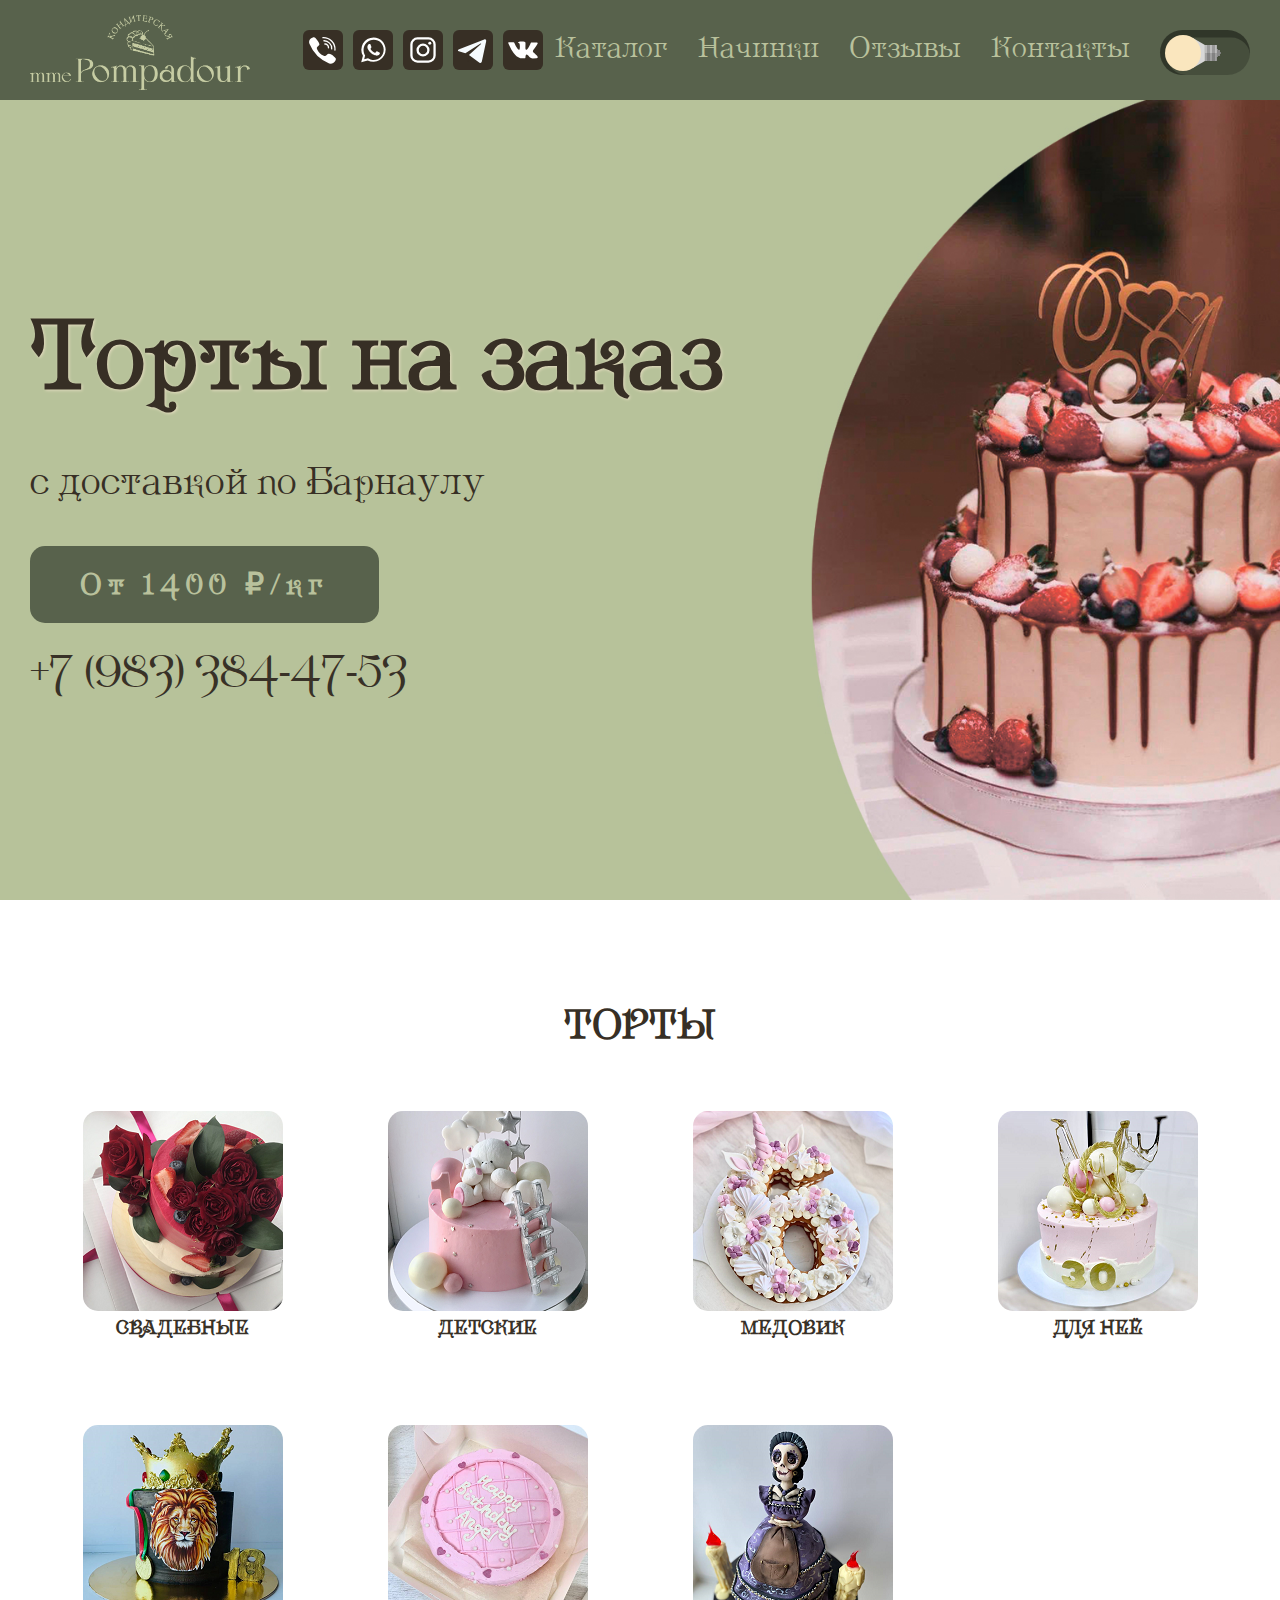
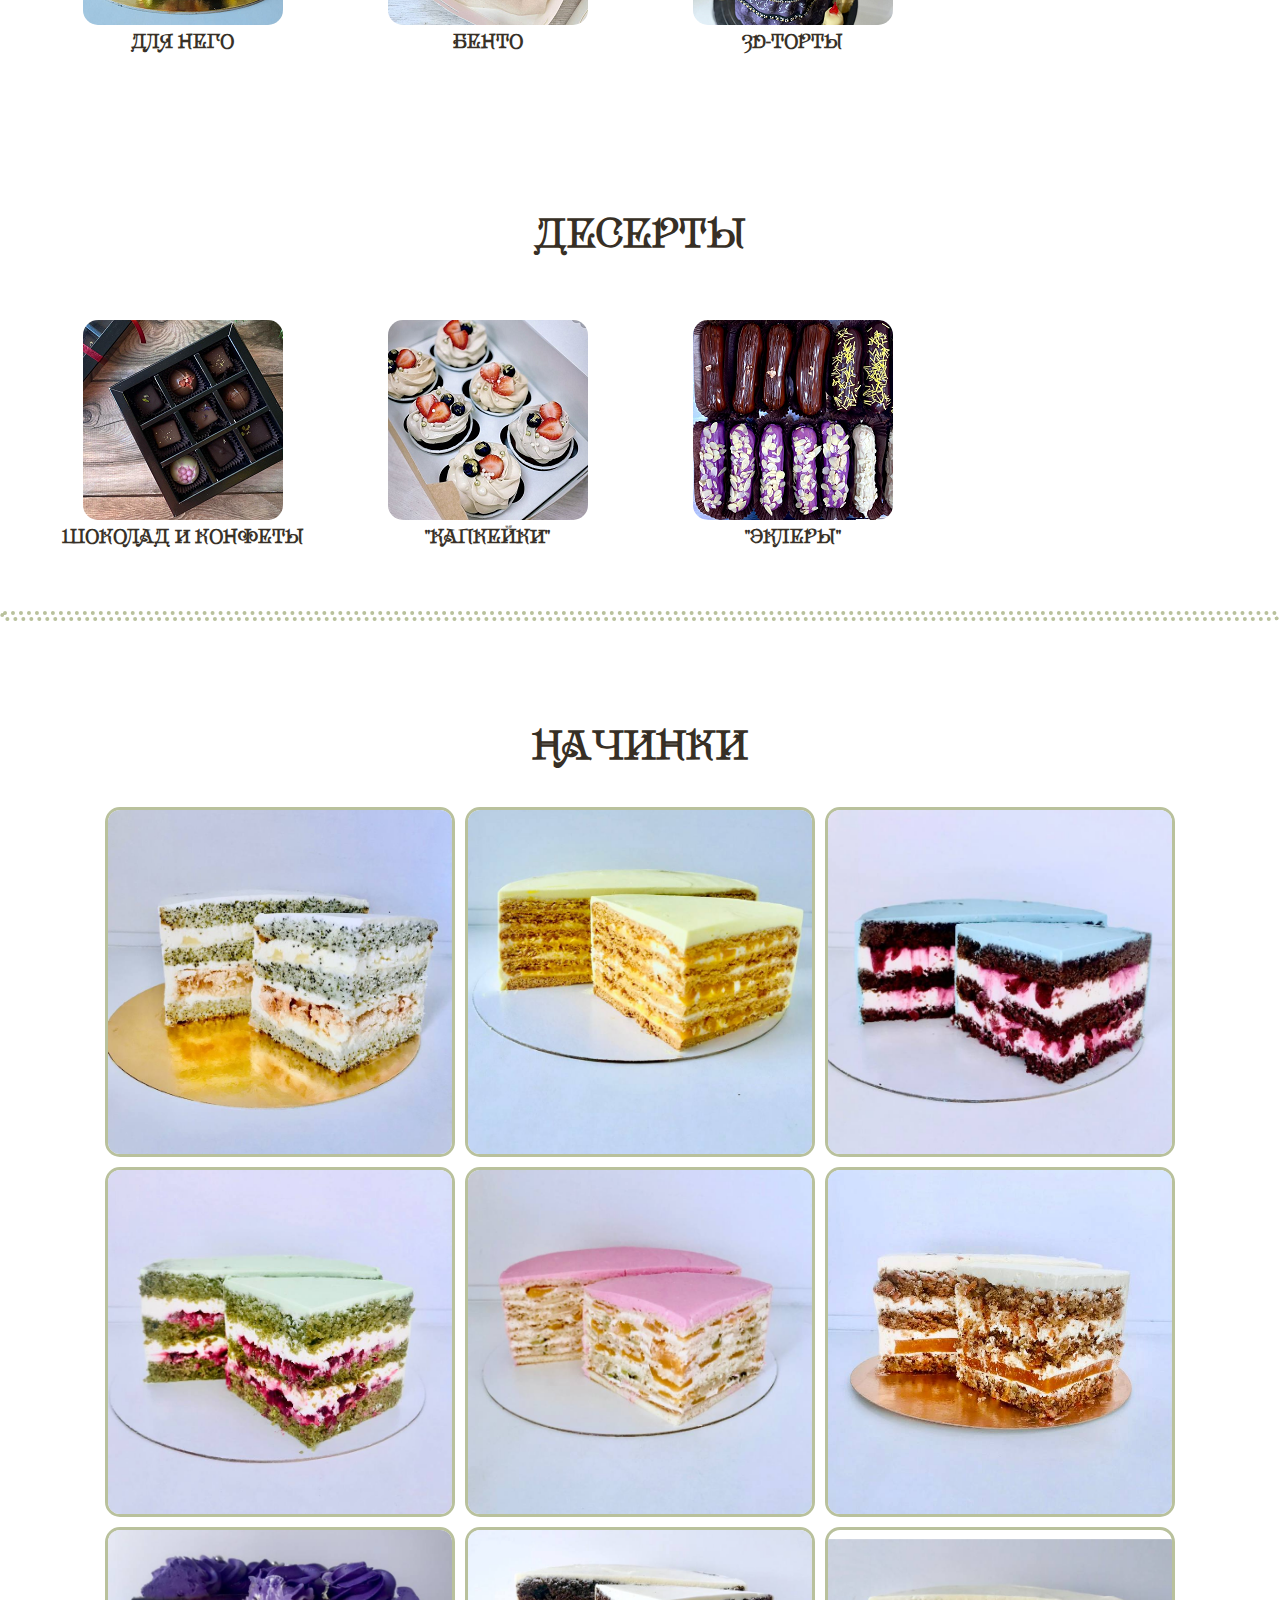
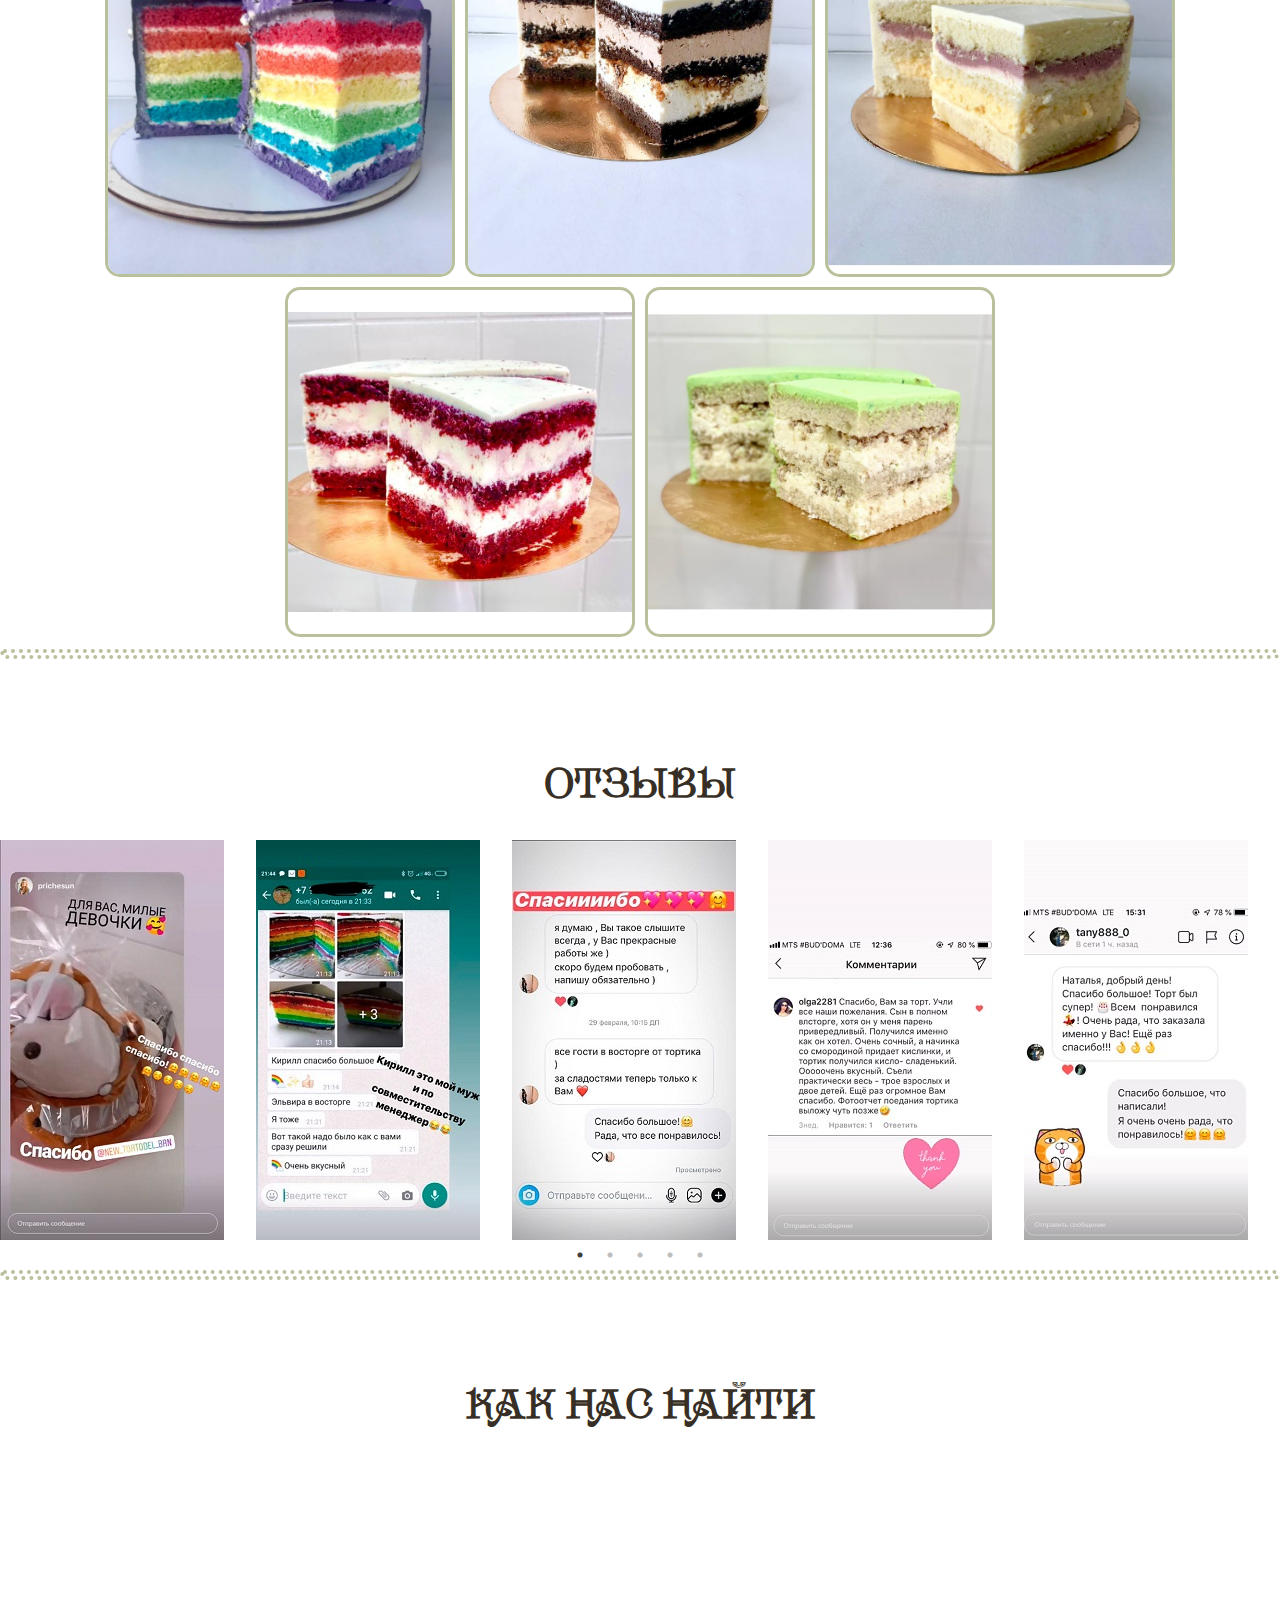
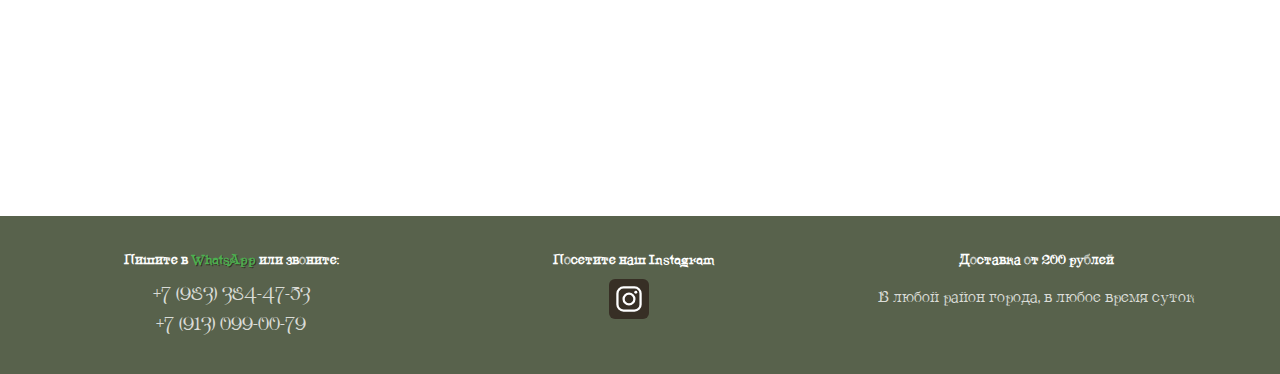
<file: index.html>
<!DOCTYPE html>
<html lang="ru">
<head>
  <meta charset="UTF-8">
  <meta name="viewport" content="width=device-width, initial-scale=1.0">
  <meta http-equiv="X-UA-Compatible" content="ie=edge">
  <link rel="stylesheet" href="assets/css/style.css?v2.6">
  <link rel="stylesheet" type="text/css" href="assets/libs/slick/slick.css?v2.6"/>
  <link rel="stylesheet" type="text/css" href="assets/libs/slick/slick-theme.css?v2.6"/>
  <!-- Yandex.Metrika counter -->
  <script type="text/javascript" >
     (function(m,e,t,r,i,k,a){m[i]=m[i]||function(){(m[i].a=m[i].a||[]).push(arguments)};
     m[i].l=1*new Date();k=e.createElement(t),a=e.getElementsByTagName(t)[0],k.async=1,k.src=r,a.parentNode.insertBefore(k,a)})
     (window, document, "script", "https://mc.yandex.ru/metrika/tag.js", "ym");

     ym(62461177, "init", {
          clickmap:true,
          trackLinks:true,
          accurateTrackBounce:true,
          webvisor:true
     });
  </script>
  <noscript><div><img src="https://mc.yandex.ru/watch/62461177" style="position:absolute; left:-9999px;" alt="" /></div></noscript>
  <!-- /Yandex.Metrika counter -->
  <meta name="yandex-verification" content="cc0d4b3020ef75e9" />
  <meta name="google-site-verification" content="Q72_aIWAUgb_UvIPxEuSygoXmidBNdBYXAlw1rnaRxo" />
  <meta name="description" content="Торты, имбирные пряники, трайфлы, капкейки! Сделайте сладкий подарок себе и любимым">
  <meta name="google" content="notranslate" />
  <meta name="Keywords" content="Торт, Заказать торт, Кошкин Торт, Торты на заказ, торт Барнаул, Пряники Барнаул, Имбирные пряники, Трайфлы Барнаул, Капкейки Барнаул, Капкейки на заказ"/>
  <link href="https://fonts.googleapis.com/css?family=Comfortaa:300|Pacifico&display=swap" rel="stylesheet">
  <link rel="stylesheet" href="assets/libs/fancybox/jquery.fancybox.min.css?v2.6" />
  <link rel="apple-touch-icon" sizes="180x180" href="assets/images/favicon/apple-touch-icon.png?v2.6">
  <link rel="icon" type="image/png" sizes="32x32" href="assets/images/favicon/favicon-32x32.png?v2.6">
  <link rel="icon" type="image/png" sizes="16x16" href="assets/images/favicon/favicon-16x16.png?v2.6">
  <meta name="msapplication-TileColor" content="#da532c">
  <meta name="theme-color" content="#ffffff">
  <script src="assets/libs/jquery/jquery-3.4.1.js?v2.6"></script>
  <title>ТОРТЫ НА ЗАКАЗ Барнаул</title>

</head>
<body>


      <!-- Sprite -->
<svg style="display: none;">

    <symbol id="phone__icon" viewBox="0 0 512 512">
      <g>
        <rect width="512" height="512" rx="15%" fill="#372f25"/><path fill="#fff" d="M395 338c-10-9-22-17-33-23-23-16-43-17-59 6-10 14-23 16-37 10-39-18-68-43-84-82-8-16-8-31 10-42 9-6 19-14 18-28-1-18-44-78-62-84-8-2-14-2-22 0-41 14-57 46-42 85a451 451 0 0 0 251 248l17 5c26 0 57-25 67-50 9-24-10-34-24-45z"/><path fill="none" stroke="#fff" stroke-linecap="round" stroke-width="17" d="M268 138s41-1 72 30c31 30 27 74 27 74m-87-63s18-2 33 14c15 15 13 34 13 34M255 98s64-3 111 44c47 48 43 114 43 114"/>
      </g>
    </symbol>

    <symbol id="whatsapp__icon" viewBox="0 0 512 512">
      <g>
        <rect width="512" height="512" fill="#372f25" rx="15%"/><path fill="#fff" d="M308 273c-3-2-6-3-9 1l-12 16c-3 2-5 3-9 1-15-8-36-17-54-47-1-4 1-6 3-8l9-14c2-2 1-4 0-6l-12-29c-3-8-6-7-9-7h-8c-2 0-6 1-10 5-22 22-13 53 3 73 3 4 23 40 66 59 32 14 39 12 48 10 11-1 22-10 27-19 1-3 6-16 2-18m-79 94c-41 0-72-22-72-22l-49 13 12-48s-20-31-20-70c0-72 59-132 132-132 68 0 126 53 126 127 0 72-58 131-129 132m-159 29l83-23a158 158 0 0 0 230-140c0-86-68-155-154-155a158 158 0 0 0-137 236"/>
      </g>
    </symbol>

    <symbol id="instagram__icon" viewBox="0 0 512 512">
      <g>
        <rect width="512" height="512" rx="15%" fill="#372f25"/><g fill="none" stroke="#fff" stroke-width="29"><rect height="296" rx="78" width="296" x="108" y="108"/><circle cx="256" cy="256" r="69"/></g><circle cx="343" cy="169" fill="#fff" r="19"/>
      </g>
    </symbol>

    <symbol id="telegram__icon" viewBox="0 0 512 512">
      <g>
        <rect width="512" height="512" rx="15%" fill="#372f25"/><path fill="#372f25" d="M199 404c-11 0-10-4-13-14l-32-105 245-144"/><path fill="#372f25" d="M199 404c7 0 11-4 16-8l45-43-56-34"/><path fill="#f6fbfe" d="M204 319l135 99c14 9 26 4 30-14l55-258c5-22-9-32-24-25L79 245c-21 8-21 21-4 26l83 26 190-121c9-5 17-3 11 4"/>
    </symbol>

    <symbol id="vkontakte__icon" viewBox="0 0 512 512">
      <g>
        <rect width="512" height="512" fill="#372f25" rx="15%"/><path fill="#fff" d="M274 363c5-1 14-3 14-15 0 0-1-30 13-34s32 29 51 42c14 9 25 8 25 8l51-1s26-2 14-23c-1-2-9-15-39-42-31-30-26-25 11-76 23-31 33-50 30-57-4-7-20-6-20-6h-57c-6 0-9 1-12 6 0 0-9 25-21 45-25 43-35 45-40 42-9-5-7-24-7-37 0-45 7-61-13-65-13-2-59-4-73 3-7 4-11 11-8 12 3 0 12 1 17 7 8 13 9 75-2 81-15 11-53-62-62-86-2-6-5-7-12-9H79c-6 0-15 1-11 13 27 56 83 193 184 192z"/>
    </symbol>

</svg>


      <!---Header--->
<header class="header" id="header">
    <div class="container">
      <div class="header__inner">
        <a href="#intro" data-scroll="#intro">
        <img class="logo__image" src="assets/images/pompadour_logo.png?v2.6" alt="" >
        </a>

        <div class="social__block">
          <a class="social__item phone__item" href="tel:+79833844753">
            <svg class="social__icon"><use xlink:href="#phone__icon"></use></svg>
          </a>

          <a class="social__item whatsapp__item" href="https://wa.me/79833844753?text=Хочу%20вкусный%20торт!" target="_blank">
            <svg class="social__icon"><use xlink:href="#whatsapp__icon"></use></svg>
          </a>

          <a class="social__item instagram__item" href="https://www.instagram.com/m_pompadour_/" target="_blank">
            <svg class="social__icon"><use xlink:href="#instagram__icon"></use></svg>
          </a>

          <a class="social__item telegram__item" href="https://t.me/mme_Pompadour" target="_blank">
            <svg class="social__icon"><use xlink:href="#telegram__icon"></use></svg>
          </a>

          <a class="social__item vkontakte__item" href="https://vk.com/mme_pompadour" target="_blank">
            <svg class="social__icon"><use xlink:href="#vkontakte__icon"></use></svg>
          </a>
        </div>

        <nav class="nav">
          <a class="nav__link" href="#catalog" data-scroll="#catalog">Каталог</a>
          <a class="nav__link" href="#stuff" data-scroll="#stuff">Начинки</a>
          <a class="nav__link" href="#reviews" data-scroll="#reviews">Отзывы</a>
          <a class="nav__link" href="#footer" data-scroll="#footer">Контакты</a>
          <input class="l" type="checkbox" id="btn--light">
        </nav>

        <input class="l m" type="checkbox" id="btn--light2">


        <button class="burger" id="burger" type="button">
          <div class="burger__item" id="burger__item">Menu</div>
          <div class="burger__subitem" id="burger__subitem">
            <a class="burger__link" href="#catalog" data-scroll="#catalog">Каталог</a>
            <a class="burger__link" href="#stuff" data-scroll="#stuff">Начинки</a>
            <!-- <a class="burger__link" href="#stuff" data-scroll="#gallery">Галерея</a> -->
            <a class="burger__link" href="#reviews" data-scroll="#reviews">Отзывы</a>
            <a class="burger__link" href="#footer" data-scroll="#footer">Контакты</a>
          </div>
        </button>
      </div><!-- header__inner -->
    </div><!-- container -->
</header>

<div class="intro" id="intro">
    <div class="container">
      <div class="intro__inner">
        <div class="intro__suptext">
          <h1>Торты на заказ</h1>
        </div>
        <div class="intro__subtext">
          <p>с доставкой по Барнаулу</p>

          <a class="btn btn--red" href="#catalog" data-scroll="#catalog">От 1400 ₽/кг</a>
          <br>
          <a class="phone__number" href="tel:+79833844753">+7 (983) 384-47-53</a>
          <div class="social__block">
            <a class="social__item phone__item" href="tel:+79833844753">
              <svg class="social__icon"><use xlink:href="#phone__icon"></use></svg>
            </a>

            <a class="social__item whatsapp__item" href="https://wa.me/79833844753?text=Хочу%20вкусный%20торт!">
              <svg class="social__icon"><use xlink:href="#whatsapp__icon"></use></svg>
            </a>

            <a class="social__item instagram__item" href="https://www.instagram.com/m_pompadour_/">
              <svg class="social__icon"><use xlink:href="#instagram__icon"></use></svg>
            </a>

            <a class="social__item telegram__item" href="https://t.me/mme_Pompadour">
              <svg class="social__icon"><use xlink:href="#telegram__icon"></use></svg>
            </a>

            <a class="social__item vkontakte__item" href="https://vk.com/mme_pompadour">
              <svg class="social__icon"><use xlink:href="#vkontakte__icon"></use></svg>
            </a>
          </div>
        </div>
      </div><!-- intro__inner -->
    </div><!-- container -->
</div><!-- intro -->


<!-- catalog -->
<div class="block__header" id="catalog"><h2>Торты</h2></div>

<div class="container">
  <div class="catalog">

    <a class="catalog__item" href="./wedding.html">
      <img class="catalog__icon" src="assets/images/catalog/catalog-2.png?v2.6" alt="">
      <h4 class="catalog__title">Свадебные</h4>
      <!-- <div class="catalog__text">Разнообразные сочетания крема, ягод, фруктов и орехов</div> -->
    </a>
    <a class="catalog__item" href="./child.html">
      <img class="catalog__icon" src="assets/images/catalog/catalog-1.png?v2.6" alt="">
      <h4 class="catalog__title">Детские</h4>
      <!-- <div class="catalog__text">Разнообразные сочетания крема, ягод, фруктов и орехов</div> -->
    </a>
    <a class="catalog__item" href="./honey.html">
      <img class="catalog__icon" src="assets/images/catalog/catalog-3.png?v2.6" alt="">
      <h4 class="catalog__title">Медовик</h4>
      <!-- <div class="catalog__text">Разнообразные сочетания крема, ягод, фруктов и орехов</div> -->
    </a>
    <a class="catalog__item" href="./forher.html">
      <img class="catalog__icon" src="assets/images/catalog/catalog-8.png?v2.6" alt="">
      <h4 class="catalog__title">Для неё</h4>
      <!-- <div class="catalog__text">Разнообразные сочетания крема, ягод, фруктов и орехов</div> -->
    </a>
    <a class="catalog__item" href="./forhim.html">
      <img class="catalog__icon" src="assets/images/catalog/catalog-7.png?v2.6" alt="">
      <h4 class="catalog__title">Для него</h4>
      <!-- <div class="catalog__text">Всевозможные варианты вкуснейших тортов</div> -->
    </a>
    <a class="catalog__item" href="./bento.html">
      <img class="catalog__icon" src="assets/images/catalog/catalog-9.png?v2.6" alt="">
      <h4 class="catalog__title">Бенто</h4>
      <!-- <div class="catalog__text">Хотите увидеть английский десерт на Вашем праздничном столе?</div> -->
    </a>
    <a class="catalog__item" href="./3d.html">
      <img class="catalog__icon" src="assets/images/catalog/catalog-10.png?v2.6" alt="">
      <h4 class="catalog__title">3D-торты</h4>
      <!-- <div class="catalog__text">Хотите увидеть английский десерт на Вашем праздничном столе?</div> -->
    </a>
  </div><!-- catalog -->
</div><!-- container -->

<div class="block__header" id="catalog"><h2>Десерты</h2></div>

<div class="container">
  <div class="catalog">
    <a class="catalog__item" href="./chocolate.html">
      <img class="catalog__icon" src="assets/images/catalog/catalog-4.png?v2.6" alt="">
      <h4 class="catalog__title">Шоколад и конфеты</h4>
      <!-- <div class="catalog__text">Детские, праздничные, тематические и ароматные</div> -->
    </a>

    <a class="catalog__item" href="./cupcake.html">
      <img class="catalog__icon" src="assets/images/catalog/catalog-5.png?v2.6" alt="">
      <h4 class="catalog__title">"Капкейки"</h4>
      <!-- <div class="catalog__text">Детские, праздничные, тематические и ароматные</div> -->
    </a>

    <a class="catalog__item" href="./eclair.html">
      <img class="catalog__icon" src="assets/images/catalog/catalog-6.png?v2.6" alt="">
      <h4 class="catalog__title">"Эклеры"</h4>
      <!-- <div class="catalog__text">Детские, праздничные, тематические и ароматные</div> -->
    </a>

  </div><!-- catalog -->
</div><!-- container -->

<hr>


<!-- stuff -->
<div class="block__header" id="stuff"><h2>Начинки</h2></div>

<div class="stuff">
  <div class="stuff__item">
    <img class="stuff__photo" src="assets/images/cakes/stuff/1.jpg?v2.6">
    <div class="stuff__content">
      <div class="stuff__title">Лимон-мак-безе</div>
      <!-- <div class="stuff__text">empty</div> -->
    </div><!-- stuff__content -->
  </div><!-- stuff__item -->

  <div class="stuff__item">
    <img class="stuff__photo" src="assets/images/cakes/stuff/2.jpg?v2.6">
      <div class="stuff__content">
      <div class="stuff__title">Медовик</div>
      <!-- <div class="stuff__text">empty</div> -->
    </div><!-- stuff__content -->
  </div><!-- stuff__item -->

  <div class="stuff__item">
      <img class="stuff__photo" src="assets/images/cakes/stuff/3.jpg?v2.6">
    <div class="stuff__content">
      <div class="stuff__title">Пряная вишня</div>
      <!-- <div class="stuff__text">empty</div> -->
    </div><!-- stuff__content -->
  </div><!-- stuff__item -->

  <div class="stuff__item">
    <img class="stuff__photo" src="assets/images/cakes/stuff/4.jpg?v2.6">
    <div class="stuff__content">
      <div class="stuff__title">Клубника-матча</div>
      <!-- <div class="stuff__text">empty</div> -->
    </div><!-- stuff__content -->
  </div><!-- stuff__item -->

  <div class="stuff__item">
    <img class="stuff__photo" src="assets/images/cakes/stuff/5.jpg?v2.6">
    <div class="stuff__content">
      <div class="stuff__title">"Молочная девочка"</div>
      <!-- <div class="stuff__text">empty</div> -->
    </div><!-- stuff__content -->
  </div><!-- stuff__item -->

  <div class="stuff__item">
    <img class="stuff__photo" src="assets/images/cakes/stuff/6.jpg?v2.6">
    <div class="stuff__content">
      <div class="stuff__title">Морковный с курагой</div>
      <!-- <div class="stuff__text">empty</div> -->
    </div><!-- stuff__content -->
  </div><!-- stuff__item -->

  <div class="stuff__item">
    <img class="stuff__photo" src="assets/images/cakes/stuff/7.jpg?v2.6">
    <div class="stuff__content">
      <div class="stuff__title">Радужный</div>
      <!-- <div class="stuff__text">empty</div> -->
    </div><!-- stuff__content -->
  </div><!-- stuff__item -->

  <div class="stuff__item">
    <img class="stuff__photo" src="assets/images/cakes/stuff/8.jpg?v2.6">
    <div class="stuff__content">
      <div class="stuff__title">Сникерс</div>
      <!-- <div class="stuff__text">empty</div> -->
    </div><!-- stuff__content -->
  </div><!-- stuff__item -->

  <div class="stuff__item">
    <img class="stuff__photo" src="assets/images/cakes/stuff/9.jpg?v2.6">
    <div class="stuff__content">
      <div class="stuff__title">Малиновый пломбир</div>
      <!-- <div class="stuff__text">empty</div> -->
    </div><!-- stuff__content -->
  </div><!-- stuff__item -->

  <div class="stuff__item">
    <img class="stuff__photo" src="assets/images/cakes/stuff/10.jpg?v2.6">
    <div class="stuff__content">
      <div class="stuff__title">Красный бархат</div>
      <!-- <div class="stuff__text">empty</div> -->
    </div><!-- stuff__content -->
  </div><!-- stuff__item -->

  <div class="stuff__item">
    <img class="stuff__photo" src="assets/images/cakes/stuff/11.jpg?v2.6">
    <div class="stuff__content">
      <div class="stuff__title">"Рафаэлло"</div>
      <!-- <div class="stuff__text">empty</div> -->
    </div><!-- stuff__content -->
  </div><!-- stuff__item -->

</div><!-- stuff -->

<hr>


<!-- Gallery -->
<!-- <div class="block__header" id="gallery"><h2>Примеры готовых работ</h2></div>
<div class="block__header" id="cakes"><h3>Торты</h3></div>
<div class="gallery">
  <a data-fancybox="gallery" href="assets/images/cakes/cake-36.jpg?v2.6"><img src="assets/images/cakes/thumbs/cake-36_thumb.jpg?v2.6"><div class="gallery__text"><p><b>Юрский период</b></p> Вес: 2500 г</div></a>
  <a data-fancybox="gallery" href="assets/images/cakes/cake-34.jpg?v2.6"><img src="assets/images/cakes/thumbs/cake-34_thumb.jpg?v2.6"><div class="gallery__text"><p><b>Черный Ягодный</b></p> Вес: 1500 г</div></a>
  <a data-fancybox="gallery" href="assets/images/cakes/cake-33.jpg?v2.6"><img src="assets/images/cakes/thumbs/cake-33_thumb.jpg?v2.6"><div class="gallery__text"><p><b>Мороженщик</b></p> Вес: 1500 г</div></a>
  <a data-fancybox="gallery" href="assets/images/cakes/cake-32.jpg?v2.6"><img src="assets/images/cakes/thumbs/cake-32_thumb.jpg?v2.6"><div class="gallery__text"><p><b>Футбол</b></p> Вес: 2000 г</div></a>
  <a data-fancybox="gallery" href="assets/images/cakes/cake-31.jpg?v2.6"><img src="assets/images/cakes/thumbs/cake-31_thumb.jpg?v2.6"><div class="gallery__text"><p><b>Джек Скеллингтон</b></p> Вес: 1500 г</div></a>
  <a data-fancybox="gallery" href="assets/images/cakes/cake-30.jpg?v2.6"><img src="assets/images/cakes/thumbs/cake-30_thumb.jpg?v2.6"><div class="gallery__text"><p><b>Очень странные дела</b></p> Вес: 1500 г</div></a>
  <a data-fancybox="gallery" href="assets/images/cakes/cake-29.jpg?v2.6"><img src="assets/images/cakes/thumbs/cake-29_thumb.jpg?v2.6"><div class="gallery__text"><p><b>Король Лев</b></p> Вес: 1500 г</div></a>
  <a data-fancybox="gallery" href="assets/images/cakes/cake-28.jpg?v2.6"><img src="assets/images/cakes/thumbs/cake-28_thumb.jpg?v2.6"><div class="gallery__text"><p><b>Гендерный</b></p> Вес: 2000 г</div></a>
  <a data-fancybox="gallery" href="assets/images/cakes/cake-27.jpg?v2.6"><img src="assets/images/cakes/thumbs/cake-27_thumb.jpg?v2.6"><div class="gallery__text"><p><b>Чеширский Кот</b></p> Вес: 2000 г</div></a>
  <a data-fancybox="gallery" href="assets/images/cakes/cake-26.jpg?v2.6"><img src="assets/images/cakes/thumbs/cake-26_thumb.jpg?v2.6"><div class="gallery__text"><p><b>Биатлон</b></p> Вес: 1500 г</div></a>
  <a data-fancybox="gallery" href="assets/images/cakes/cake-23.jpg?v2.6"><img src="assets/images/cakes/thumbs/cake-23_thumb.jpg?v2.6"><div class="gallery__text"><p><b>Красный велюр</b></p> Вес: 1600 г</div></a>
  <a data-fancybox="gallery" href="assets/images/cakes/cake-22.jpg?v2.6"><img src="assets/images/cakes/thumbs/cake-22_thumb.jpg?v2.6"><div class="gallery__text"><p><b>Машинки</b></p> Вес: 2000 г</div></a>
  <a data-fancybox="gallery" href="assets/images/cakes/cake-21.jpg?v2.6"><img src="assets/images/cakes/thumbs/cake-21_thumb.jpg?v2.6"><div class="gallery__text"><p><b>Единорог</b></p> Вес: 1600 г</div></a>
  <a data-fancybox="gallery" href="assets/images/cakes/cake-19.jpg?v2.6"><img src="assets/images/cakes/thumbs/cake-19_thumb.jpg?v2.6"><div class="gallery__text"><p><b>Корзинка</b></p> Вес: 1500 г</div></a>
  <a data-fancybox="gallery" href="assets/images/cakes/cake-18.jpg?v2.6"><img src="assets/images/cakes/thumbs/cake-18_thumb.jpg?v2.6"><div class="gallery__text"><p><b>Парус-2</b></p> Вес: 2100 г</div></a>
  <a data-fancybox="gallery" href="assets/images/cakes/cake-17.jpg?v2.6"><img src="assets/images/cakes/thumbs/cake-17_thumb.jpg?v2.6"><div class="gallery__text"><p><b>Ты моё всё</b></p> Вес: 1500 г</div></a>
  <a data-fancybox="gallery" href="assets/images/cakes/cake-16.jpg?v2.6"><img src="assets/images/cakes/thumbs/cake-16_thumb.jpg?v2.6"><div class="gallery__text"><p><b>8 марта</b></p> Вес: 1500 г</div></a>
  <a data-fancybox="gallery" href="assets/images/cakes/cake-15.jpg?v2.6"><img src="assets/images/cakes/thumbs/cake-15_thumb.jpg?v2.6"><div class="gallery__text"><p><b>Вафельные цветы</b></p> Вес: 1600 г</div></a>
  <a data-fancybox="gallery" href="assets/images/cakes/cake-14.jpg?v2.6"><img src="assets/images/cakes/thumbs/cake-14_thumb.jpg?v2.6"><div class="gallery__text"><p><b>Пенёк</b></p> Вес: 2000 г</div></a>
  <a data-fancybox="gallery" href="assets/images/cakes/cake-12.jpg?v2.6"><img src="assets/images/cakes/thumbs/cake-12_thumb.jpg?v2.6"><div class="gallery__text"><p><b>Беззубик</b></p> Вес: 2000 г</div></a>
  <a data-fancybox="gallery" href="assets/images/cakes/cake-11.jpg?v2.6"><img src="assets/images/cakes/thumbs/cake-11_thumb.jpg?v2.6"><div class="gallery__text"><p><b>Любимой енешке</b></p> Вес: 1500 г</div></a>
  <a data-fancybox="gallery" href="assets/images/cakes/cake-9.jpg?v2.6"><img src="assets/images/cakes/thumbs/cake-9_thumb.jpg?v2.6"><div class="gallery__text"><p><b>Любимой бабушке</b></p> Вес: 1500 г</div></a>
  <a data-fancybox="gallery" href="assets/images/cakes/cake-7.jpg?v2.6"><img src="assets/images/cakes/thumbs/cake-7_thumb.jpg?v2.6"><div class="gallery__text"><p><b>Любимому сыночку</b></p> Вес: 2200 г</div></a>
  <a data-fancybox="gallery" href="assets/images/cakes/cake-6.jpg?v2.6"><img src="assets/images/cakes/thumbs/cake-6_thumb.jpg?v2.6"><div class="gallery__text"><p><b>Кракелюр</b></p> Вес: 2000 г</div></a>
  <a data-fancybox="gallery" href="assets/images/cakes/cake-4.jpg?v2.6"><img src="assets/images/cakes/thumbs/cake-4_thumb.jpg?v2.6"><div class="gallery__text"><p><b>Морской</b></p> Вес: 2000 г</div></a>
  <a data-fancybox="gallery" href="assets/images/cakes/cake-3.jpg?v2.6"><img src="assets/images/cakes/thumbs/cake-3_thumb.jpg?v2.6"><div class="gallery__text"><p><b>Жеода</b></p> Вес: 2000 г</div></a>
  <a data-fancybox="gallery" href="assets/images/cakes/cake-2.jpg?v2.6"><img src="assets/images/cakes/thumbs/cake-2_thumb.jpg?v2.6"><div class="gallery__text"><p><b>Парус-1</b></p> Вес: 2000 г</div></a>
  <a data-fancybox="gallery" href="assets/images/cakes/cake-1.jpg?v2.6"><img src="assets/images/cakes/thumbs/cake-1_thumb.jpg?v2.6"><div class="gallery__text"><p><b>Детский</b></p> Вес: 1500 г</div></a>
</div>

<hr>

<div class="block__header" id="gingerbread"><h3>Имбирные пряники (размер 10 на 10 см, заказ от 10 штук)</h3></div>
<div class="gallery">
  <a data-fancybox="gallery-gingerbread" href="assets/images/gingerbread/gingerbread-12.jpg?v2.6"><img src="assets/images/gingerbread/thumbs/gingerbread-12_thumb.jpg?v2.6"><div class="gallery__text"><p><b>Куклы ЛОЛ</b></p> Вес: 100 г<br>Стоимость: 80 ₽/шт</div></a>
  <a data-fancybox="gallery-gingerbread" href="assets/images/gingerbread/gingerbread-11.jpg?v2.6"><img src="assets/images/gingerbread/thumbs/gingerbread-11_thumb.jpg?v2.6"><div class="gallery__text"><p><b>Миньоны</b></p> Вес: 100 г<br>Стоимость: 80 ₽/шт</div></a>
  <a data-fancybox="gallery-gingerbread" href="assets/images/gingerbread/gingerbread-10.jpg?v2.6"><img src="assets/images/gingerbread/thumbs/gingerbread-10_thumb.jpg?v2.6"><div class="gallery__text"><p><b>Набор 8 марта</b></p> Вес: 200 г<br>Стоимость: 200 ₽</div></a>
  <a data-fancybox="gallery-gingerbread" href="assets/images/gingerbread/gingerbread-9.jpg?v2.6"><img src="assets/images/gingerbread/thumbs/gingerbread-9_thumb.jpg?v2.6"><div class="gallery__text"><p><b>Набор 23 февраля</b></p> Вес: 200 г<br>Стоимость: 200 ₽</div></a>
  <a data-fancybox="gallery-gingerbread" href="assets/images/gingerbread/gingerbread-8.jpg?v2.6"><img src="assets/images/gingerbread/thumbs/gingerbread-8_thumb.jpg?v2.6"><div class="gallery__text"><p><b>Солдат</b></p> Вес: 100 г<br>Стоимость: 80 ₽/шт</div></a>
  <a data-fancybox="gallery-gingerbread" href="assets/images/gingerbread/gingerbread-7.jpg?v2.6"><img src="assets/images/gingerbread/thumbs/gingerbread-7_thumb.jpg?v2.6"><div class="gallery__text"><p><b>Солдатик</b></p> Вес: 100 г<br>Стоимость: 80 ₽/шт</div></a>
  <a data-fancybox="gallery-gingerbread" href="assets/images/gingerbread/gingerbread-6.jpg?v2.6"><img src="assets/images/gingerbread/thumbs/gingerbread-6_thumb.jpg?v2.6"><div class="gallery__text"><p><b>Новый Год</b></p> Вес: 100 г<br>Стоимость: 80 ₽/шт</div></a>
  <a data-fancybox="gallery-gingerbread" href="assets/images/gingerbread/gingerbread-5.jpg?v2.6"><img src="assets/images/gingerbread/thumbs/gingerbread-5_thumb.jpg?v2.6"><div class="gallery__text"><p><b>Сыр и Мышонок</b></p> Вес: 100 г<br>Стоимость: 80 ₽/шт</div></a>
  <a data-fancybox="gallery-gingerbread" href="assets/images/gingerbread/gingerbread-4.jpg?v2.6"><img src="assets/images/gingerbread/thumbs/gingerbread-4_thumb.jpg?v2.6"><div class="gallery__text"><p><b>Мышата и Сыр</b></p> Вес: 100 г<br>Стоимость: 80 ₽/шт</div></a>
  <a data-fancybox="gallery-gingerbread" href="assets/images/gingerbread/gingerbread-3.jpg?v2.6"><img src="assets/images/gingerbread/thumbs/gingerbread-3_thumb.jpg?v2.6"><div class="gallery__text"><p><b>Снеговик</b></p> Вес: 100 г<br>Стоимость: 80 ₽/шт</div></a>
  <a data-fancybox="gallery-gingerbread" href="assets/images/gingerbread/gingerbread-2.jpg?v2.6"><img src="assets/images/gingerbread/thumbs/gingerbread-2_thumb.jpg?v2.6"><div class="gallery__text"><p><b>Елочка белая</b></p> Вес: 100 г<br>Стоимость: 80 ₽/шт</div></a>
  <a data-fancybox="gallery-gingerbread" href="assets/images/gingerbread/gingerbread-1.jpg?v2.6"><img src="assets/images/gingerbread/thumbs/gingerbread-1_thumb.jpg?v2.6"><div class="gallery__text"><p><b>Снежинка</b></p> Вес: 100 г<br>Стоимость: 80 ₽/шт</div></a>
</div>

<hr>

<div class="block__header" id="trifles"><h3>Трайфлы</h3></div>
<div class="gallery">
  <a data-fancybox="gallery-trifle" href="assets/images/trifles/trifle-5.jpg?v2.6"><img src="assets/images/trifles/thumbs/trifle-5_thumb.jpg?v2.6"><div class="gallery__text"><p><b>Крем-чиз-Йогурт</b></p> Вес: 150 г.<br>Стоимость: 150</div></a>
  <a data-fancybox="gallery-trifle" href="assets/images/trifles/trifle-4.jpg?v2.6"><img src="assets/images/trifles/thumbs/trifle-4_thumb.jpg?v2.6"><div class="gallery__text"><p><b>Красный бархат</b></p> Вес: 150 г<br>Стоимость: 150 ₽</div></a>
  <a data-fancybox="gallery-trifle" href="assets/images/trifles/trifle-3.jpg?v2.6"><img src="assets/images/trifles/thumbs/trifle-3_thumb.jpg?v2.6"><div class="gallery__text"><p><b>Медовик</b></p> Вес: 150 г<br>Стоимость: 150 ₽</div></a>
  <a data-fancybox="gallery-trifle" href="assets/images/trifles/trifle-2.jpg?v2.6"><img src="assets/images/trifles/thumbs/trifle-2_thumb.jpg?v2.6"><div class="gallery__text"><p><b>Сникерс</b></p> Вес: 150 г<br>Стоимость: 150 ₽</div></a>
  <a data-fancybox="gallery-trifle" href="assets/images/trifles/trifle-1.jpg?v2.6"><img src="assets/images/trifles/thumbs/trifle-1_thumb.jpg?v2.6"><div class="gallery__text"><p><b>Йогурт-вишня</b></p> Вес: 150 г<br>Стоимость: 150 ₽</div></a>
</div>

<hr> -->

<!-- Reviews -->
<div class="block__header" id="reviews"><h2>Отзывы</h2></div>


<div class="reviews">
  <div class="reviews__images"><img src="assets/images/reviews/review-23.jpg?v2.6" alt=""></div>
  <div class="reviews__images"><img src="assets/images/reviews/review-22.jpg?v2.6" alt=""></div>
  <div class="reviews__images"><img src="assets/images/reviews/review-21.jpg?v2.6" alt=""></div>
  <div class="reviews__images"><img src="assets/images/reviews/review-20.jpg?v2.6" alt=""></div>
  <div class="reviews__images"><img src="assets/images/reviews/review-19.jpg?v2.6" alt=""></div>
  <div class="reviews__images"><img src="assets/images/reviews/review-18.jpg?v2.6" alt=""></div>
  <div class="reviews__images"><img src="assets/images/reviews/review-17.jpg?v2.6" alt=""></div>
  <div class="reviews__images"><img src="assets/images/reviews/review-16.jpg?v2.6" alt=""></div>
  <!-- <div class="reviews__images"><img src="assets/images/reviews/review-15.jpg?v2.6" alt=""></div> -->
  <div class="reviews__images"><img src="assets/images/reviews/review-14.jpg?v2.6" alt=""></div>
  <div class="reviews__images"><img src="assets/images/reviews/review-13.jpg?v2.6" alt=""></div>
  <div class="reviews__images"><img src="assets/images/reviews/review-12.jpg?v2.6" alt=""></div>
  <div class="reviews__images"><img src="assets/images/reviews/review-11.jpg?v2.6" alt=""></div>
  <div class="reviews__images"><img src="assets/images/reviews/review-10.jpg?v2.6" alt=""></div>
  <div class="reviews__images"><img src="assets/images/reviews/review-9.jpg?v2.6" alt=""></div>
  <div class="reviews__images"><img src="assets/images/reviews/review-8.jpg?v2.6" alt=""></div>
  <div class="reviews__images"><img src="assets/images/reviews/review-7.jpg?v2.6" alt=""></div>
  <div class="reviews__images"><img src="assets/images/reviews/review-6.jpg?v2.6" alt=""></div>
  <div class="reviews__images"><img src="assets/images/reviews/review-5.jpg?v2.6" alt=""></div>
  <div class="reviews__images"><img src="assets/images/reviews/review-4.jpg?v2.6" alt=""></div>
  <div class="reviews__images"><img src="assets/images/reviews/review-3.jpg?v2.6" alt=""></div>
  <div class="reviews__images"><img src="assets/images/reviews/review-2.jpg?v2.6" alt=""></div>
  <div class="reviews__images"><img src="assets/images/reviews/review-1.jpg?v2.6" alt=""></div>
</div>

<hr>


<!-- Footer -->

<div class="block__header" id="footer"><h2>Как нас найти</h2></div>

<div class="container">
  <iframe class="geo" src="https://www.google.com/maps/embed?pb=!1m18!1m12!1m3!1d2379.9002082715583!2d83.73805151618829!3d53.3808349799863!2m3!1f0!2f0!3f0!3m2!1i1024!2i768!4f13.1!3m3!1m2!1s0x42dda4bce6031f3d%3A0xda0d618f439d8dc3!2z0L_RgC4g0JvQtdC90LjQvdCwLCAxOTUsINCR0LDRgNC90LDRg9C7LCDQkNC70YLQsNC50YHQutC40Lkg0LrRgNCw0LksIDY1NjAxMA!5e0!3m2!1sru!2sru!4v1584933605008!5m2!1sru!2sru" width="100%" height="350" frameborder="0" style="border:0;" allowfullscreen="" aria-hidden="false" tabindex="0"></iframe>
</div>


<footer class="footer">
  <div class="container">
    <div class="footer__inner">
      <div class="footer__bg"></div>
      <div class="footer__block">
        <h4 class="footer__title">Пишите в <a class="social__item whatsapp__item" href="https://wa.me/79833844753?text=Хочу%20вкусный%20торт!" target="_blank">WhatsApp</a> или звоните:</h4>
        <adress class="footer__adress">
          <div><a class="phone__footer" href="tel:+79833844753">+7 (983) 384-47-53</a></div>
          <div><a class="phone__footer" href="tel:+79130990079">+7 (913) 099-00-79</a></div>
        </adress>
      </div><!-- footer__block -->

    <div class="footer__block">
      <h4 class="footer__title">Посетите наш Instagram</h4>
      <a class="social__item instagram__item" href="https://www.instagram.com/m_pompadour_/">
        <svg class="social__icon"><use xlink:href="#instagram__icon"></use></svg>
      </a>
    </div><!-- footer__block -->

  <div class="footer__block">
    <h4 class="footer__title">Доставка от 200 рублей</h4>
    <div class="footer__text">
      <p>В любой район города, в любое время суток</p>
    </div><!-- footer__text -->
  </div><!-- footer__block -->

</div><!-- footer__inner -->
</div><!-- container -->


<script src="assets/js/app.js?v2.6"></script>
<script src="assets/libs/fancybox/jquery.fancybox.min.js?v2.6"></script>
<script src="assets/libs/slick/slick.min.js?v2.6"></script>



</body>
</html>
</file>
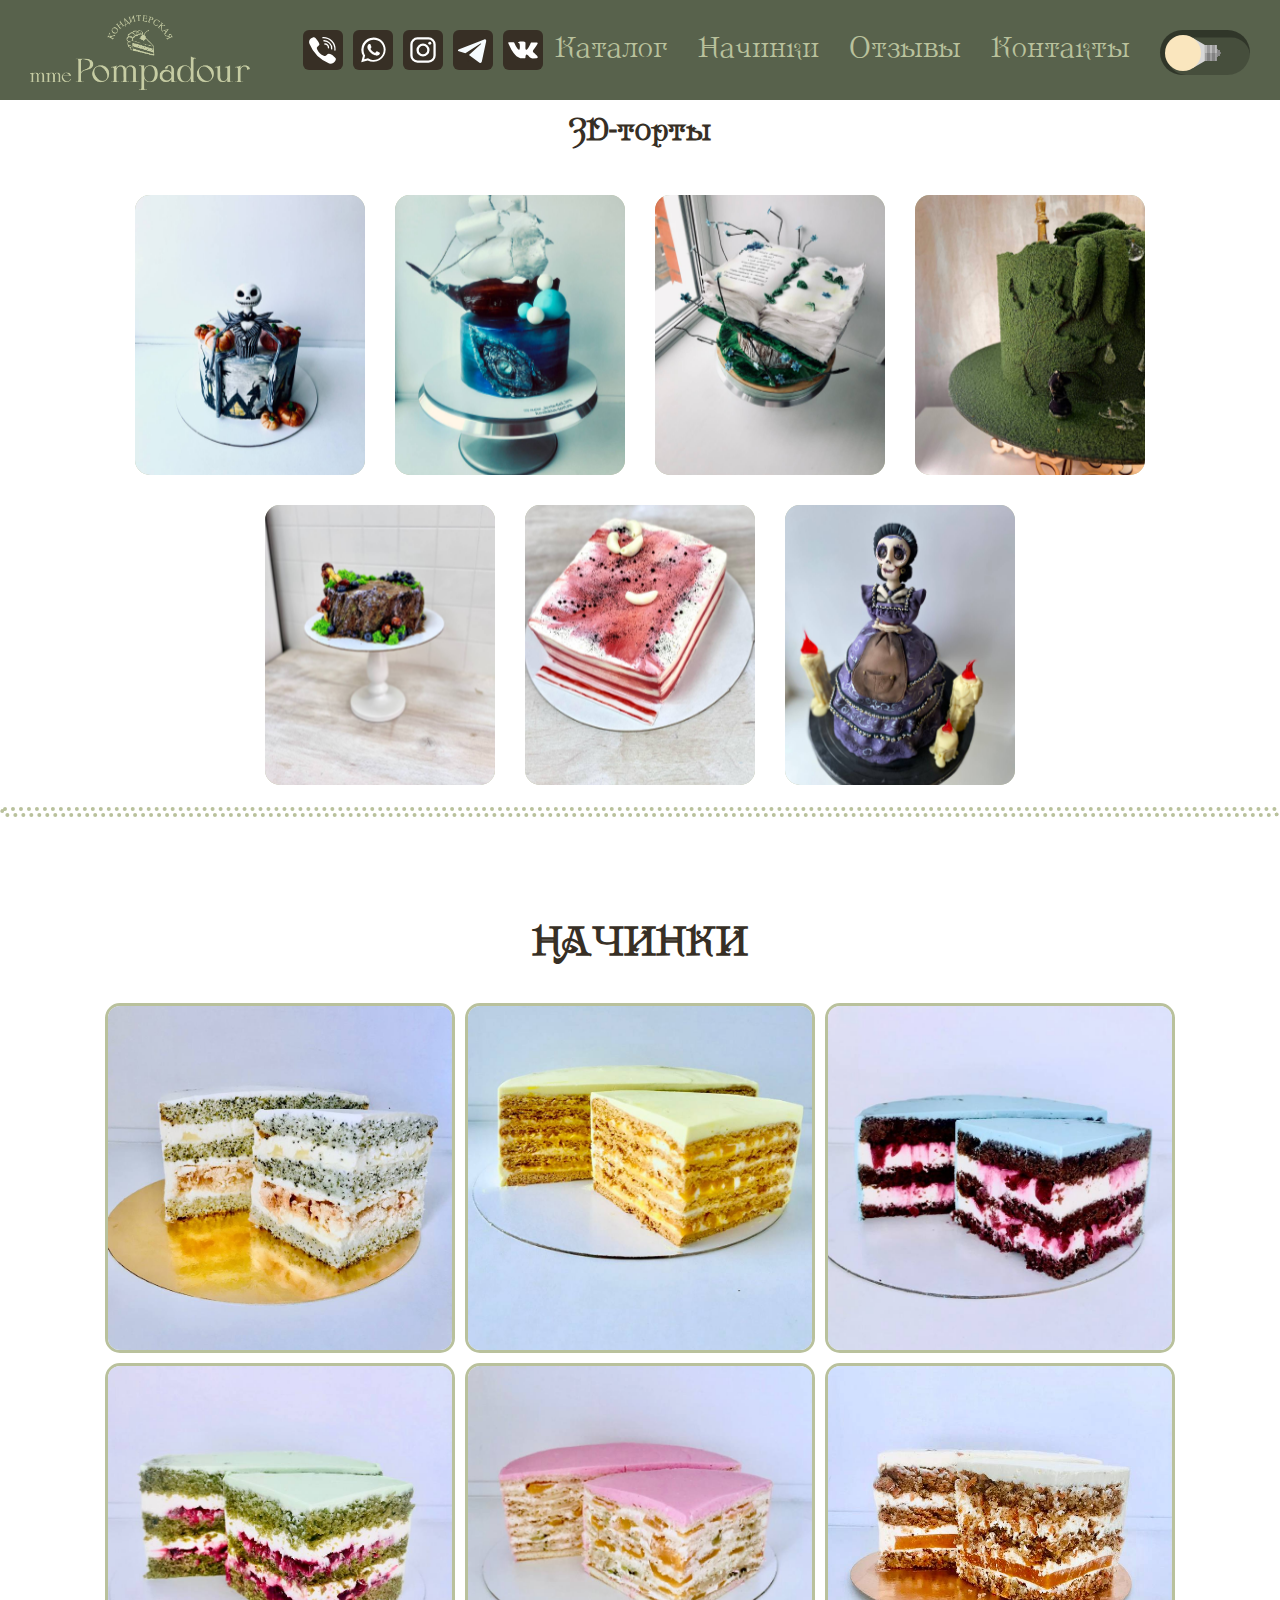
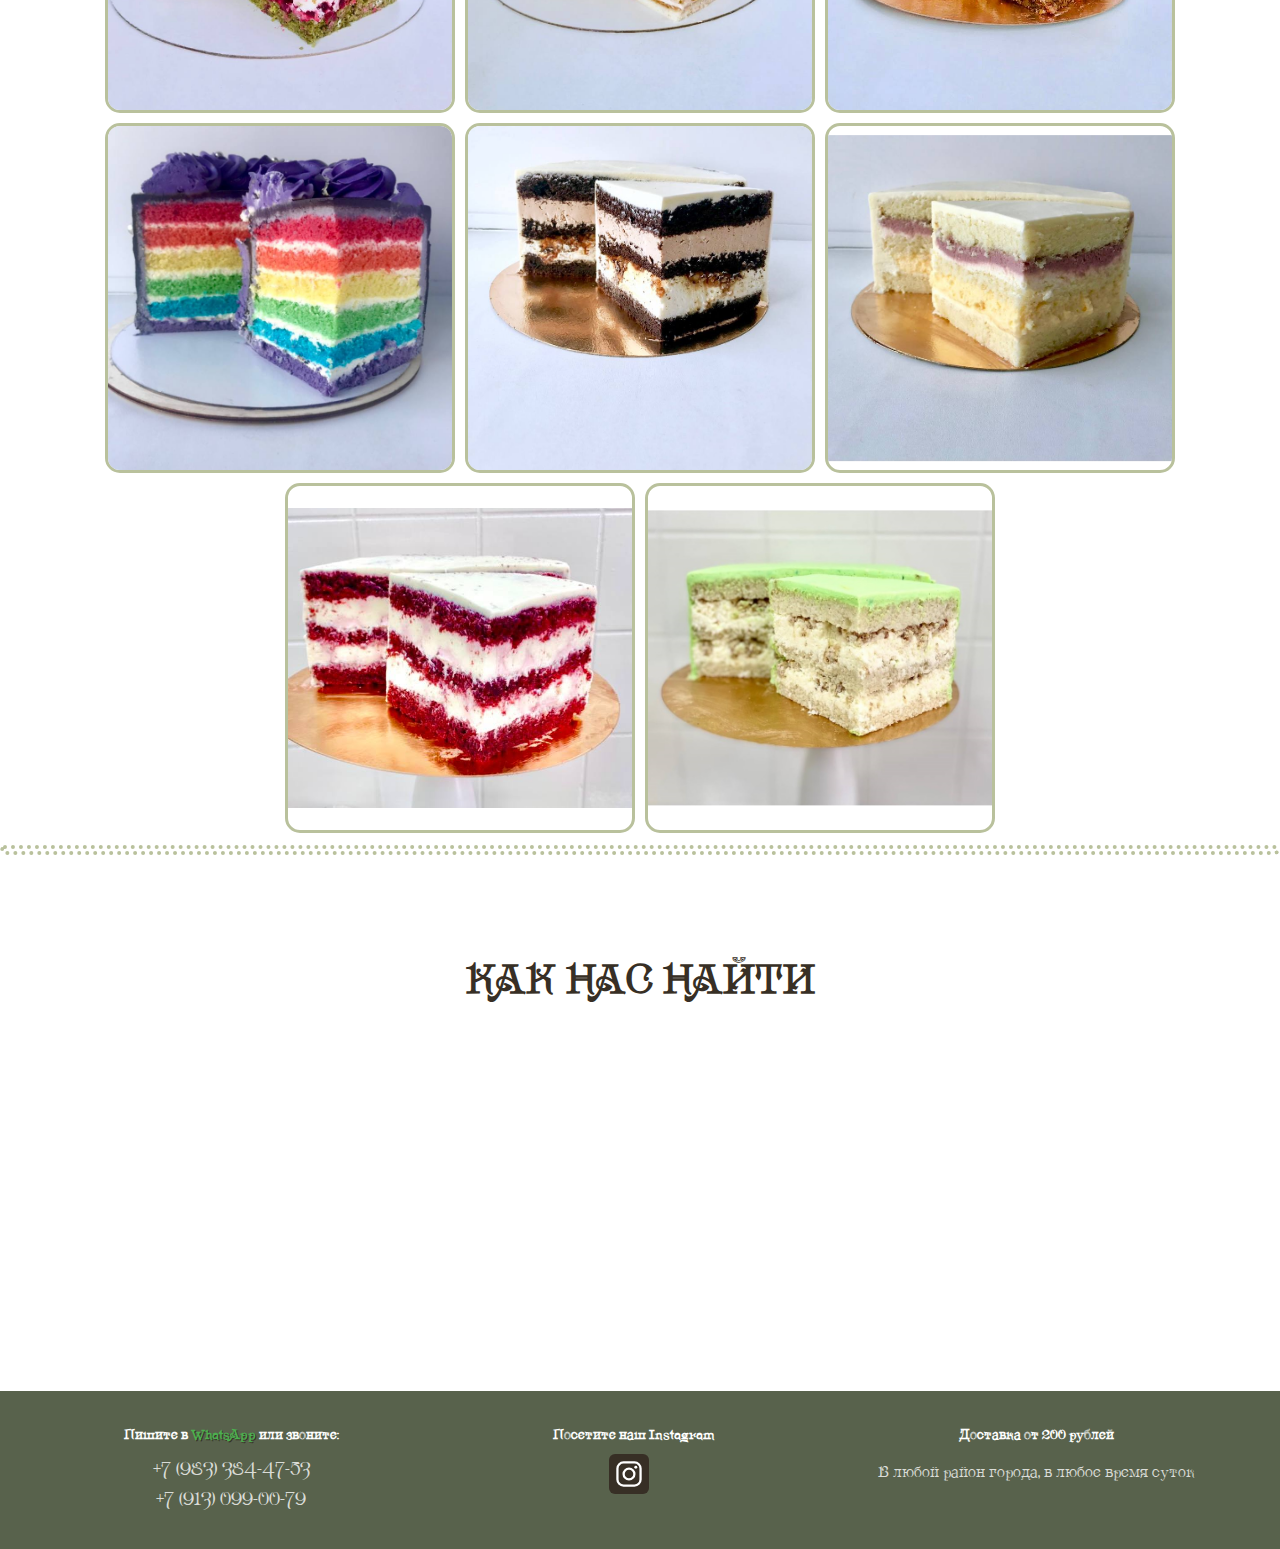
<file: 3d.html>
<!DOCTYPE html>
<html lang="ru">
<head>
  <meta charset="UTF-8">
  <meta name="viewport" content="width=device-width, initial-scale=1.0">
  <meta http-equiv="X-UA-Compatible" content="ie=edge">
  <link rel="stylesheet" href="assets/css/style.css?v2.6">
  <link rel="stylesheet" type="text/css" href="assets/libs/slick/slick.css?v2.6"/>
  <link rel="stylesheet" type="text/css" href="assets/libs/slick/slick-theme.css?v2.6"/>
  <!-- Yandex.Metrika counter -->
  <script type="text/javascript" >
     (function(m,e,t,r,i,k,a){m[i]=m[i]||function(){(m[i].a=m[i].a||[]).push(arguments)};
     m[i].l=1*new Date();k=e.createElement(t),a=e.getElementsByTagName(t)[0],k.async=1,k.src=r,a.parentNode.insertBefore(k,a)})
     (window, document, "script", "https://mc.yandex.ru/metrika/tag.js", "ym");

     ym(62461177, "init", {
          clickmap:true,
          trackLinks:true,
          accurateTrackBounce:true,
          webvisor:true
     });
  </script>
  <noscript><div><img src="https://mc.yandex.ru/watch/62461177" style="position:absolute; left:-9999px;" alt="" /></div></noscript>
  <!-- /Yandex.Metrika counter -->
  <meta name="yandex-verification" content="cc0d4b3020ef75e9" />
  <meta name="google-site-verification" content="Q72_aIWAUgb_UvIPxEuSygoXmidBNdBYXAlw1rnaRxo" />
  <meta name="description" content="Торты, имбирные пряники, трайфлы, капкейки! Сделайте сладкий подарок себе и любимым">
  <meta name="google" content="notranslate" />
  <meta name="Keywords" content="Торт, Заказать торт, Кошкин Торт, Торты на заказ, торт Барнаул, Пряники Барнаул, Имбирные пряники, Трайфлы Барнаул, Капкейки Барнаул, Капкейки на заказ"/>
  <link href="https://fonts.googleapis.com/css?family=Comfortaa:300|Pacifico&display=swap" rel="stylesheet">
  <link rel="stylesheet" href="assets/libs/fancybox/jquery.fancybox.min.css?v2.6" />
  <link rel="apple-touch-icon" sizes="180x180" href="assets/images/favicon/apple-touch-icon.png?v2.6">
  <link rel="icon" type="image/png" sizes="32x32" href="assets/images/favicon/favicon-32x32.png?v2.6">
  <link rel="icon" type="image/png" sizes="16x16" href="assets/images/favicon/favicon-16x16.png?v2.6">
  <meta name="msapplication-TileColor" content="#da532c">
  <meta name="theme-color" content="#ffffff">
  <script src="assets/libs/jquery/jquery-3.4.1.js?v2.6"></script>
  <title>ТОРТЫ НА ЗАКАЗ Барнаул</title>

</head>
<body>


      <!-- Sprite -->
<svg style="display: none;">

    <symbol id="phone__icon" viewBox="0 0 512 512">
      <g>
        <rect width="512" height="512" rx="15%" fill="#372f25"/><path fill="#fff" d="M395 338c-10-9-22-17-33-23-23-16-43-17-59 6-10 14-23 16-37 10-39-18-68-43-84-82-8-16-8-31 10-42 9-6 19-14 18-28-1-18-44-78-62-84-8-2-14-2-22 0-41 14-57 46-42 85a451 451 0 0 0 251 248l17 5c26 0 57-25 67-50 9-24-10-34-24-45z"/><path fill="none" stroke="#fff" stroke-linecap="round" stroke-width="17" d="M268 138s41-1 72 30c31 30 27 74 27 74m-87-63s18-2 33 14c15 15 13 34 13 34M255 98s64-3 111 44c47 48 43 114 43 114"/>
      </g>
    </symbol>

    <symbol id="whatsapp__icon" viewBox="0 0 512 512">
      <g>
        <rect width="512" height="512" fill="#372f25" rx="15%"/><path fill="#fff" d="M308 273c-3-2-6-3-9 1l-12 16c-3 2-5 3-9 1-15-8-36-17-54-47-1-4 1-6 3-8l9-14c2-2 1-4 0-6l-12-29c-3-8-6-7-9-7h-8c-2 0-6 1-10 5-22 22-13 53 3 73 3 4 23 40 66 59 32 14 39 12 48 10 11-1 22-10 27-19 1-3 6-16 2-18m-79 94c-41 0-72-22-72-22l-49 13 12-48s-20-31-20-70c0-72 59-132 132-132 68 0 126 53 126 127 0 72-58 131-129 132m-159 29l83-23a158 158 0 0 0 230-140c0-86-68-155-154-155a158 158 0 0 0-137 236"/>
      </g>
    </symbol>

    <symbol id="instagram__icon" viewBox="0 0 512 512">
      <g>
        <rect width="512" height="512" rx="15%" fill="#372f25"/><g fill="none" stroke="#fff" stroke-width="29"><rect height="296" rx="78" width="296" x="108" y="108"/><circle cx="256" cy="256" r="69"/></g><circle cx="343" cy="169" fill="#fff" r="19"/>
      </g>
    </symbol>

    <symbol id="telegram__icon" viewBox="0 0 512 512">
      <g>
        <rect width="512" height="512" rx="15%" fill="#372f25"/><path fill="#372f25" d="M199 404c-11 0-10-4-13-14l-32-105 245-144"/><path fill="#372f25" d="M199 404c7 0 11-4 16-8l45-43-56-34"/><path fill="#f6fbfe" d="M204 319l135 99c14 9 26 4 30-14l55-258c5-22-9-32-24-25L79 245c-21 8-21 21-4 26l83 26 190-121c9-5 17-3 11 4"/>
    </symbol>

    <symbol id="vkontakte__icon" viewBox="0 0 512 512">
      <g>
        <rect width="512" height="512" fill="#372f25" rx="15%"/><path fill="#fff" d="M274 363c5-1 14-3 14-15 0 0-1-30 13-34s32 29 51 42c14 9 25 8 25 8l51-1s26-2 14-23c-1-2-9-15-39-42-31-30-26-25 11-76 23-31 33-50 30-57-4-7-20-6-20-6h-57c-6 0-9 1-12 6 0 0-9 25-21 45-25 43-35 45-40 42-9-5-7-24-7-37 0-45 7-61-13-65-13-2-59-4-73 3-7 4-11 11-8 12 3 0 12 1 17 7 8 13 9 75-2 81-15 11-53-62-62-86-2-6-5-7-12-9H79c-6 0-15 1-11 13 27 56 83 193 184 192z"/>
    </symbol>

</svg>


      <!---Header--->
<header class="header" id="header">
    <div class="container">
      <div class="header__inner">
        <a href="./index.html">
        <img class="logo__image" src="assets/images/pompadour_logo.png?v2.6" alt="" >
        </a>

        <div class="social__block">
          <a class="social__item phone__item" href="tel:+79833844753">
            <svg class="social__icon"><use xlink:href="#phone__icon"></use></svg>
          </a>

          <a class="social__item whatsapp__item" href="https://wa.me/79833844753?text=Хочу%20вкусный%20торт!" target="_blank">
            <svg class="social__icon"><use xlink:href="#whatsapp__icon"></use></svg>
          </a>

          <a class="social__item instagram__item" href="https://www.instagram.com/m_pompadour_/" target="_blank">
            <svg class="social__icon"><use xlink:href="#instagram__icon"></use></svg>
          </a>

          <a class="social__item telegram__item" href="https://t.me/mme_Pompadour" target="_blank">
            <svg class="social__icon"><use xlink:href="#telegram__icon"></use></svg>
          </a>

          <a class="social__item vkontakte__item" href="https://vk.com/mme_pompadour" target="_blank">
            <svg class="social__icon"><use xlink:href="#vkontakte__icon"></use></svg>
          </a>
        </div>

        <nav class="nav">
          <a class="nav__link" href="#catalog" data-scroll="#catalog">Каталог</a>
          <a class="nav__link" href="#stuff" data-scroll="#stuff">Начинки</a>
          <a class="nav__link" href="#reviews" data-scroll="#reviews">Отзывы</a>
          <a class="nav__link" href="#footer" data-scroll="#footer">Контакты</a>
          <input class="l" type="checkbox" id="btn--light">
        </nav>

        <input class="l m" type="checkbox" id="btn--light2">


        <button class="burger" id="burger" type="button">
          <div class="burger__item" id="burger__item">Menu</div>
          <div class="burger__subitem" id="burger__subitem">
            <a class="burger__link" href="#catalog" data-scroll="#catalog">Каталог</a>
            <a class="burger__link" href="#stuff" data-scroll="#stuff">Начинки</a>
            <a class="burger__link" href="#stuff" data-scroll="#gallery">Галерея</a>
            <a class="burger__link" href="#reviews" data-scroll="#reviews">Отзывы</a>
            <a class="burger__link" href="#footer" data-scroll="#footer">Контакты</a>
          </div>
        </button>
      </div><!-- header__inner -->
    </div><!-- container -->
</header>

<!-- <div class="intro" id="intro">
    <div class="container">
      <div class="intro__inner">
        <div class="intro__suptext">
          <h1>Торты на заказ</h1>
        </div>
        <div class="intro__subtext">
          <p>с доставкой по Барнаулу</p>

          <a class="btn btn--red" href="#gallery" data-scroll="#gallery">От 1400 ₽/кг</a>
          <br>
          <a class="phone__number" href="tel:+79833844753">+7 (983) 384-47-53</a>
          <div class="social__block">
            <a class="social__item phone__item" href="tel:+79833844753">
              <svg class="social__icon"><use xlink:href="#phone__icon"></use></svg>
            </a>

            <a class="social__item whatsapp__item" href="https://wa.me/79833844753?text=Хочу%20вкусный%20торт!">
              <svg class="social__icon"><use xlink:href="#whatsapp__icon"></use></svg>
            </a>

            <a class="social__item instagram__item" href="https://www.instagram.com/m_pompadour_/">
              <svg class="social__icon"><use xlink:href="#instagram__icon"></use></svg>
            </a>

            <a class="social__item telegram__item" href="https://t.me/mme_Pompadour">
              <svg class="social__icon"><use xlink:href="#telegram__icon"></use></svg>
            </a>

            <a class="social__item vkontakte__item" href="https://vk.com/mme_pompadour">
              <svg class="social__icon"><use xlink:href="#vkontakte__icon"></use></svg>
            </a>
          </div>
        </div>
      </div><!-- intro__inner -->
    </div><!-- container -->
</div><!-- intro --> -->


<!-- catalog -->
<!-- <div class="block__header" id="catalog"><h2>Предлагаем Вам</h2></div>

<div class="container">
  <div class="catalog">

    <a class="catalog__item" href="#stuff" data-scroll="#stuff">
      <img class="catalog__icon" src="assets/images/catalog/catalog-2.png?v2.6" alt="">
      <h4 class="catalog__title">Начинки</h4>
      <div class="catalog__text">Разнообразные сочетания крема, ягод, фруктов и орехов</div>
    </a>

    <a class="catalog__item" href="#cakes" data-scroll="#cakes">
      <img class="catalog__icon" src="assets/images/catalog/catalog-1.png?v2.6" alt="">
      <h4 class="catalog__title">Торты</h4>
      <div class="catalog__text">Всевозможные варианты вкуснейших тортов</div>
    </a>

    <a class="catalog__item" href="#cakes" data-scroll="#gingerbread">
      <img class="catalog__icon" src="assets/images/catalog/catalog-3.png?v2.6" alt="">
      <h4 class="catalog__title">Имбирные пряники</h4>
      <div class="catalog__text">Детские, праздничные, тематические и ароматные</div>
    </a>

    <a class="catalog__item" href="#cakes" data-scroll="#trifles">
      <img class="catalog__icon" src="assets/images/catalog/catalog-4.png?v2.6" alt="">
      <h4 class="catalog__title">Трайфлы</h4>
      <div class="catalog__text">Хотите увидеть английский десерт на Вашем праздничном столе?</div>
    </a>

    <div class="catalog__item">
      <img class="catalog__icon" src="assets/images/catalog/catalog-5.png?v2.6" alt="">
      <h4 class="catalog__title">Капкейки</h4>
      <div class="catalog__text">Нежные порционные угощения</div>
    </div><!-- catalog__item -->
    <!-- <div class="catalog__item">
      <img class="catalog__icon" src="assets/images/catalog/catalog-6.png?v2.6" alt="">
      <h4 class="catalog__title">Украшения</h4>
      <div class="catalog__text">Уйма всевозможных вариантов сделать Ваш торт уникальным</div> -->
    </div><!-- catalog__item -->
  </div><!-- catalog -->
</div><!-- container -->

<hr> -->


<!-- Gallery -->
<!-- <div class="block__header" id="gallery"><h2>Примеры готовых работ</h2></div> -->
<div class="block__header" id="cakes"><h3>3D-торты</h3></div>
<div class="gallery">
  <a data-fancybox="gallery" href="assets/images/cakes/3d/1.jpg?v2.6"><img src="assets/images/cakes/3d/thumbs/1.jpg?v2.6"><div class="gallery__text"></div></a>
  <a data-fancybox="gallery" href="assets/images/cakes/3d/2.jpg?v2.6"><img src="assets/images/cakes/3d/thumbs/2.jpg?v2.6"><div class="gallery__text"></div></a>
  <a data-fancybox="gallery" href="assets/images/cakes/3d/3.jpg?v2.6"><img src="assets/images/cakes/3d/thumbs/3.jpg?v2.6"><div class="gallery__text"></div></a>
  <a data-fancybox="gallery" href="assets/images/cakes/3d/4.jpg?v2.6"><img src="assets/images/cakes/3d/thumbs/4.jpg?v2.6"><div class="gallery__text"></div></a>
  <a data-fancybox="gallery" href="assets/images/cakes/3d/5.jpg?v2.6"><img src="assets/images/cakes/3d/thumbs/5.jpg?v2.6"><div class="gallery__text"></div></a>
  <a data-fancybox="gallery" href="assets/images/cakes/3d/6.jpg?v2.6"><img src="assets/images/cakes/3d/thumbs/6.jpg?v2.6"><div class="gallery__text"></div></a>
  <a data-fancybox="gallery" href="assets/images/cakes/3d/7.jpg?v2.6"><img src="assets/images/cakes/3d/thumbs/7.jpg?v2.6"><div class="gallery__text"></div></a>
</div>

<hr>
<!-- Footer -->

<!-- stuff -->
<div class="block__header" id="stuff"><h2>Начинки</h2></div>

<div class="stuff">
  <div class="stuff__item">
    <img class="stuff__photo" src="assets/images/cakes/stuff/1.jpg?v2.6">
    <div class="stuff__content">
      <div class="stuff__title">Лимон-мак-безе</div>
      <!-- <div class="stuff__text">empty</div> -->
    </div><!-- stuff__content -->
  </div><!-- stuff__item -->

  <div class="stuff__item">
    <img class="stuff__photo" src="assets/images/cakes/stuff/2.jpg?v2.6">
      <div class="stuff__content">
      <div class="stuff__title">Медовик</div>
      <!-- <div class="stuff__text">empty</div> -->
    </div><!-- stuff__content -->
  </div><!-- stuff__item -->

  <div class="stuff__item">
      <img class="stuff__photo" src="assets/images/cakes/stuff/3.jpg?v2.6">
    <div class="stuff__content">
      <div class="stuff__title">Пряная вишня</div>
      <!-- <div class="stuff__text">empty</div> -->
    </div><!-- stuff__content -->
  </div><!-- stuff__item -->

  <div class="stuff__item">
    <img class="stuff__photo" src="assets/images/cakes/stuff/4.jpg?v2.6">
    <div class="stuff__content">
      <div class="stuff__title">Клубника-матча</div>
      <!-- <div class="stuff__text">empty</div> -->
    </div><!-- stuff__content -->
  </div><!-- stuff__item -->

  <div class="stuff__item">
    <img class="stuff__photo" src="assets/images/cakes/stuff/5.jpg?v2.6">
    <div class="stuff__content">
      <div class="stuff__title">"Молочная девочка"</div>
      <!-- <div class="stuff__text">empty</div> -->
    </div><!-- stuff__content -->
  </div><!-- stuff__item -->

  <div class="stuff__item">
    <img class="stuff__photo" src="assets/images/cakes/stuff/6.jpg?v2.6">
    <div class="stuff__content">
      <div class="stuff__title">Морковный с курагой</div>
      <!-- <div class="stuff__text">empty</div> -->
    </div><!-- stuff__content -->
  </div><!-- stuff__item -->

  <div class="stuff__item">
    <img class="stuff__photo" src="assets/images/cakes/stuff/7.jpg?v2.6">
    <div class="stuff__content">
      <div class="stuff__title">Радужный</div>
      <!-- <div class="stuff__text">empty</div> -->
    </div><!-- stuff__content -->
  </div><!-- stuff__item -->

  <div class="stuff__item">
    <img class="stuff__photo" src="assets/images/cakes/stuff/8.jpg?v2.6">
    <div class="stuff__content">
      <div class="stuff__title">Сникерс</div>
      <!-- <div class="stuff__text">empty</div> -->
    </div><!-- stuff__content -->
  </div><!-- stuff__item -->

  <div class="stuff__item">
    <img class="stuff__photo" src="assets/images/cakes/stuff/9.jpg?v2.6">
    <div class="stuff__content">
      <div class="stuff__title">Малиновый пломбир</div>
      <!-- <div class="stuff__text">empty</div> -->
    </div><!-- stuff__content -->
  </div><!-- stuff__item -->

  <div class="stuff__item">
    <img class="stuff__photo" src="assets/images/cakes/stuff/10.jpg?v2.6">
    <div class="stuff__content">
      <div class="stuff__title">Красный бархат</div>
      <!-- <div class="stuff__text">empty</div> -->
    </div><!-- stuff__content -->
  </div><!-- stuff__item -->

  <div class="stuff__item">
    <img class="stuff__photo" src="assets/images/cakes/stuff/11.jpg?v2.6">
    <div class="stuff__content">
      <div class="stuff__title">"Рафаэлло"</div>
      <!-- <div class="stuff__text">empty</div> -->
    </div><!-- stuff__content -->
  </div><!-- stuff__item -->

</div><!-- stuff -->

<hr>

<div class="block__header" id="footer"><h2>Как нас найти</h2></div>

<div class="container">
  <iframe class="geo" src="https://www.google.com/maps/embed?pb=!1m18!1m12!1m3!1d2379.9002082715583!2d83.73805151618829!3d53.3808349799863!2m3!1f0!2f0!3f0!3m2!1i1024!2i768!4f13.1!3m3!1m2!1s0x42dda4bce6031f3d%3A0xda0d618f439d8dc3!2z0L_RgC4g0JvQtdC90LjQvdCwLCAxOTUsINCR0LDRgNC90LDRg9C7LCDQkNC70YLQsNC50YHQutC40Lkg0LrRgNCw0LksIDY1NjAxMA!5e0!3m2!1sru!2sru!4v1584933605008!5m2!1sru!2sru" width="100%" height="350" frameborder="0" style="border:0;" allowfullscreen="" aria-hidden="false" tabindex="0"></iframe>
</div>


<footer class="footer">
  <div class="container">
    <div class="footer__inner">
      <div class="footer__bg"></div>
      <div class="footer__block">
        <h4 class="footer__title">Пишите в <a class="social__item whatsapp__item" href="https://wa.me/79833844753?text=Хочу%20вкусный%20торт!" target="_blank">WhatsApp</a> или звоните:</h4>
        <adress class="footer__adress">
          <div><a class="phone__footer" href="tel:+79833844753">+7 (983) 384-47-53</a></div>
          <div><a class="phone__footer" href="tel:+79130990079">+7 (913) 099-00-79</a></div>
        </adress>
      </div><!-- footer__block -->

    <div class="footer__block">
      <h4 class="footer__title">Посетите наш Instagram</h4>
      <a class="social__item instagram__item" href="https://www.instagram.com/m_pompadour_/">
        <svg class="social__icon"><use xlink:href="#instagram__icon"></use></svg>
      </a>
    </div><!-- footer__block -->

  <div class="footer__block">
    <h4 class="footer__title">Доставка от 200 рублей</h4>
    <div class="footer__text">
      <p>В любой район города, в любое время суток</p>
    </div><!-- footer__text -->
  </div><!-- footer__block -->

</div><!-- footer__inner -->
</div><!-- container -->


<script src="assets/js/app.js?v2.6"></script>
<script src="assets/libs/fancybox/jquery.fancybox.min.js?v2.6"></script>
<script src="assets/libs/slick/slick.min.js?v2.6"></script>



</body>
</html>
</file>
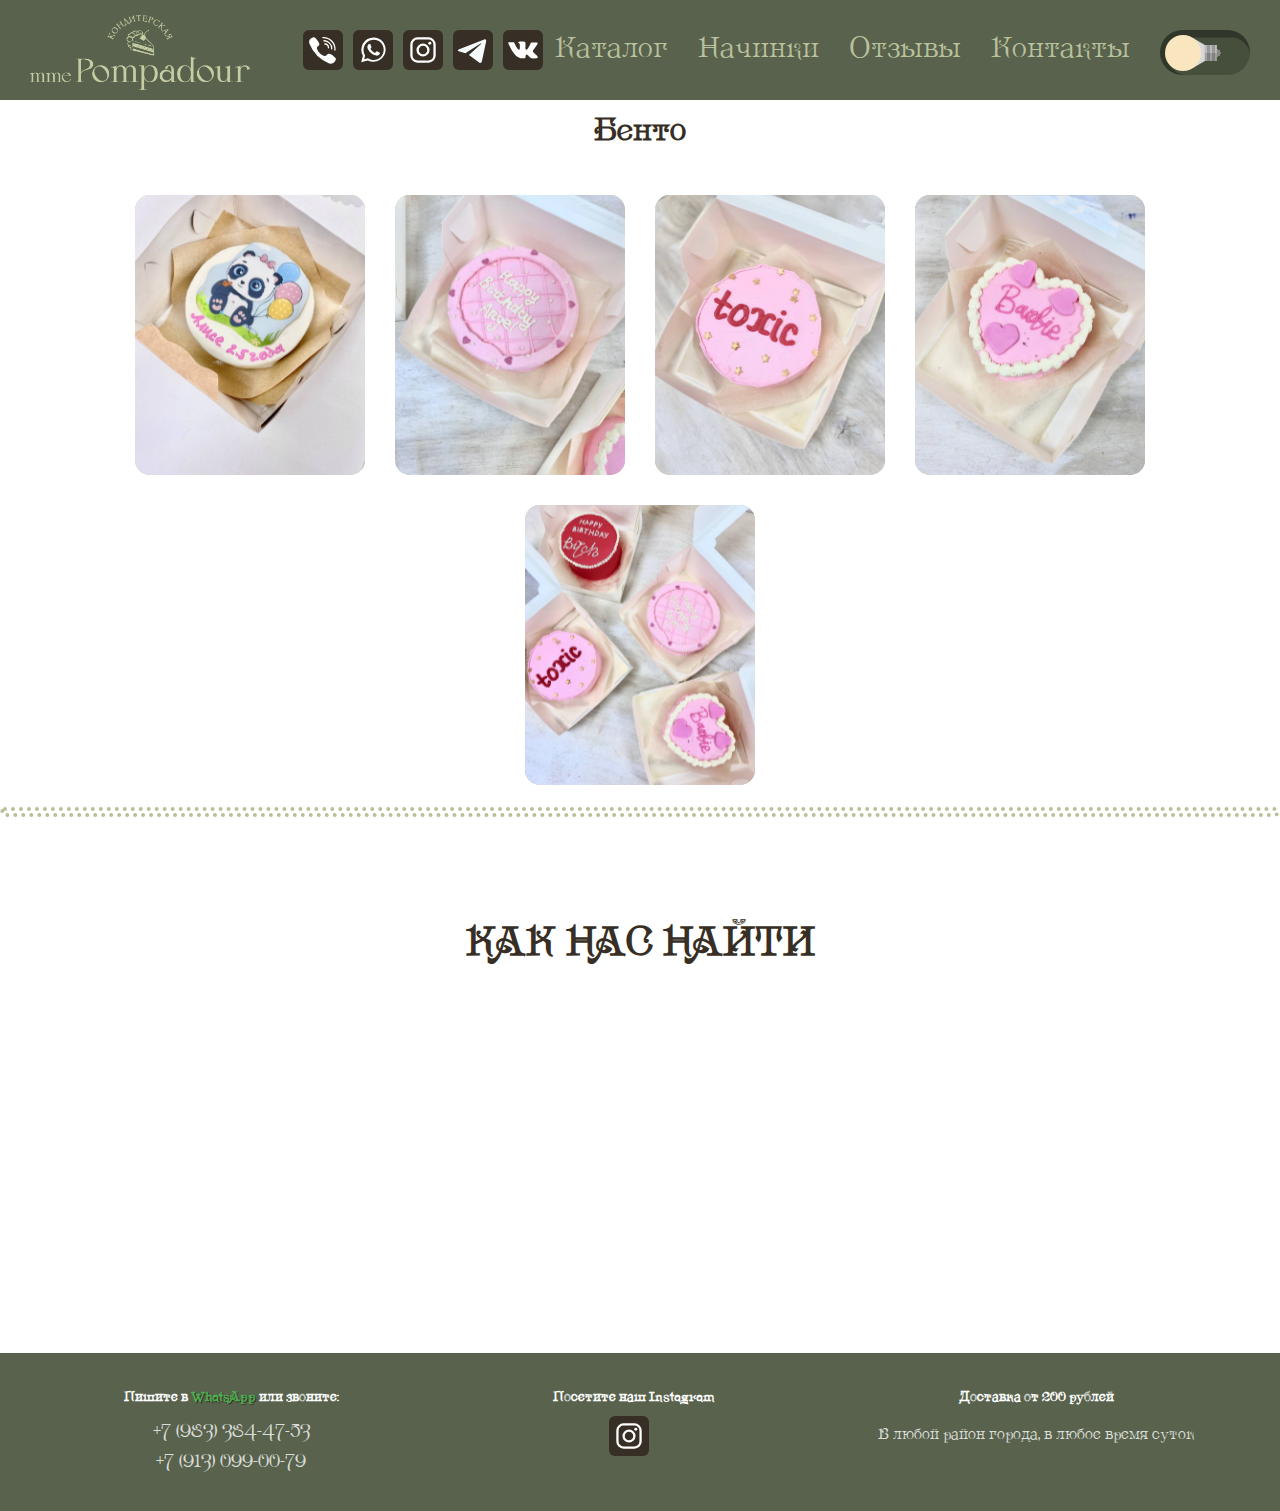
<file: bento.html>
<!DOCTYPE html>
<html lang="ru">
<head>
  <meta charset="UTF-8">
  <meta name="viewport" content="width=device-width, initial-scale=1.0">
  <meta http-equiv="X-UA-Compatible" content="ie=edge">
  <link rel="stylesheet" href="assets/css/style.css?v2.6">
  <link rel="stylesheet" type="text/css" href="assets/libs/slick/slick.css?v2.6"/>
  <link rel="stylesheet" type="text/css" href="assets/libs/slick/slick-theme.css?v2.6"/>
  <!-- Yandex.Metrika counter -->
  <script type="text/javascript" >
     (function(m,e,t,r,i,k,a){m[i]=m[i]||function(){(m[i].a=m[i].a||[]).push(arguments)};
     m[i].l=1*new Date();k=e.createElement(t),a=e.getElementsByTagName(t)[0],k.async=1,k.src=r,a.parentNode.insertBefore(k,a)})
     (window, document, "script", "https://mc.yandex.ru/metrika/tag.js", "ym");

     ym(62461177, "init", {
          clickmap:true,
          trackLinks:true,
          accurateTrackBounce:true,
          webvisor:true
     });
  </script>
  <noscript><div><img src="https://mc.yandex.ru/watch/62461177" style="position:absolute; left:-9999px;" alt="" /></div></noscript>
  <!-- /Yandex.Metrika counter -->
  <meta name="yandex-verification" content="cc0d4b3020ef75e9" />
  <meta name="google-site-verification" content="Q72_aIWAUgb_UvIPxEuSygoXmidBNdBYXAlw1rnaRxo" />
  <meta name="description" content="Торты, имбирные пряники, трайфлы, капкейки! Сделайте сладкий подарок себе и любимым">
  <meta name="google" content="notranslate" />
  <meta name="Keywords" content="Торт, Заказать торт, Кошкин Торт, Торты на заказ, торт Барнаул, Пряники Барнаул, Имбирные пряники, Трайфлы Барнаул, Капкейки Барнаул, Капкейки на заказ"/>
  <link href="https://fonts.googleapis.com/css?family=Comfortaa:300|Pacifico&display=swap" rel="stylesheet">
  <link rel="stylesheet" href="assets/libs/fancybox/jquery.fancybox.min.css?v2.6" />
  <link rel="apple-touch-icon" sizes="180x180" href="assets/images/favicon/apple-touch-icon.png?v2.6">
  <link rel="icon" type="image/png" sizes="32x32" href="assets/images/favicon/favicon-32x32.png?v2.6">
  <link rel="icon" type="image/png" sizes="16x16" href="assets/images/favicon/favicon-16x16.png?v2.6">
  <meta name="msapplication-TileColor" content="#da532c">
  <meta name="theme-color" content="#ffffff">
  <script src="assets/libs/jquery/jquery-3.4.1.js?v2.6"></script>
  <title>ТОРТЫ НА ЗАКАЗ Барнаул</title>

</head>
<body>


      <!-- Sprite -->
<svg style="display: none;">

    <symbol id="phone__icon" viewBox="0 0 512 512">
      <g>
        <rect width="512" height="512" rx="15%" fill="#372f25"/><path fill="#fff" d="M395 338c-10-9-22-17-33-23-23-16-43-17-59 6-10 14-23 16-37 10-39-18-68-43-84-82-8-16-8-31 10-42 9-6 19-14 18-28-1-18-44-78-62-84-8-2-14-2-22 0-41 14-57 46-42 85a451 451 0 0 0 251 248l17 5c26 0 57-25 67-50 9-24-10-34-24-45z"/><path fill="none" stroke="#fff" stroke-linecap="round" stroke-width="17" d="M268 138s41-1 72 30c31 30 27 74 27 74m-87-63s18-2 33 14c15 15 13 34 13 34M255 98s64-3 111 44c47 48 43 114 43 114"/>
      </g>
    </symbol>

    <symbol id="whatsapp__icon" viewBox="0 0 512 512">
      <g>
        <rect width="512" height="512" fill="#372f25" rx="15%"/><path fill="#fff" d="M308 273c-3-2-6-3-9 1l-12 16c-3 2-5 3-9 1-15-8-36-17-54-47-1-4 1-6 3-8l9-14c2-2 1-4 0-6l-12-29c-3-8-6-7-9-7h-8c-2 0-6 1-10 5-22 22-13 53 3 73 3 4 23 40 66 59 32 14 39 12 48 10 11-1 22-10 27-19 1-3 6-16 2-18m-79 94c-41 0-72-22-72-22l-49 13 12-48s-20-31-20-70c0-72 59-132 132-132 68 0 126 53 126 127 0 72-58 131-129 132m-159 29l83-23a158 158 0 0 0 230-140c0-86-68-155-154-155a158 158 0 0 0-137 236"/>
      </g>
    </symbol>

    <symbol id="instagram__icon" viewBox="0 0 512 512">
      <g>
        <rect width="512" height="512" rx="15%" fill="#372f25"/><g fill="none" stroke="#fff" stroke-width="29"><rect height="296" rx="78" width="296" x="108" y="108"/><circle cx="256" cy="256" r="69"/></g><circle cx="343" cy="169" fill="#fff" r="19"/>
      </g>
    </symbol>

    <symbol id="telegram__icon" viewBox="0 0 512 512">
      <g>
        <rect width="512" height="512" rx="15%" fill="#372f25"/><path fill="#372f25" d="M199 404c-11 0-10-4-13-14l-32-105 245-144"/><path fill="#372f25" d="M199 404c7 0 11-4 16-8l45-43-56-34"/><path fill="#f6fbfe" d="M204 319l135 99c14 9 26 4 30-14l55-258c5-22-9-32-24-25L79 245c-21 8-21 21-4 26l83 26 190-121c9-5 17-3 11 4"/>
    </symbol>

    <symbol id="vkontakte__icon" viewBox="0 0 512 512">
      <g>
        <rect width="512" height="512" fill="#372f25" rx="15%"/><path fill="#fff" d="M274 363c5-1 14-3 14-15 0 0-1-30 13-34s32 29 51 42c14 9 25 8 25 8l51-1s26-2 14-23c-1-2-9-15-39-42-31-30-26-25 11-76 23-31 33-50 30-57-4-7-20-6-20-6h-57c-6 0-9 1-12 6 0 0-9 25-21 45-25 43-35 45-40 42-9-5-7-24-7-37 0-45 7-61-13-65-13-2-59-4-73 3-7 4-11 11-8 12 3 0 12 1 17 7 8 13 9 75-2 81-15 11-53-62-62-86-2-6-5-7-12-9H79c-6 0-15 1-11 13 27 56 83 193 184 192z"/>
    </symbol>

</svg>


      <!---Header--->
<header class="header" id="header">
    <div class="container">
      <div class="header__inner">
        <a href="./index.html">
        <img class="logo__image" src="assets/images/pompadour_logo.png?v2.6" alt="" >
        </a>

        <div class="social__block">
          <a class="social__item phone__item" href="tel:+79833844753">
            <svg class="social__icon"><use xlink:href="#phone__icon"></use></svg>
          </a>

          <a class="social__item whatsapp__item" href="https://wa.me/79833844753?text=Хочу%20вкусный%20торт!" target="_blank">
            <svg class="social__icon"><use xlink:href="#whatsapp__icon"></use></svg>
          </a>

          <a class="social__item instagram__item" href="https://www.instagram.com/m_pompadour_/" target="_blank">
            <svg class="social__icon"><use xlink:href="#instagram__icon"></use></svg>
          </a>

          <a class="social__item telegram__item" href="https://t.me/mme_Pompadour" target="_blank">
            <svg class="social__icon"><use xlink:href="#telegram__icon"></use></svg>
          </a>

          <a class="social__item vkontakte__item" href="https://vk.com/mme_pompadour" target="_blank">
            <svg class="social__icon"><use xlink:href="#vkontakte__icon"></use></svg>
          </a>
        </div>

        <nav class="nav">
          <a class="nav__link" href="#catalog" data-scroll="#catalog">Каталог</a>
          <a class="nav__link" href="#stuff" data-scroll="#stuff">Начинки</a>
          <a class="nav__link" href="#reviews" data-scroll="#reviews">Отзывы</a>
          <a class="nav__link" href="#footer" data-scroll="#footer">Контакты</a>
          <input class="l" type="checkbox" id="btn--light">
        </nav>

        <input class="l m" type="checkbox" id="btn--light2">


        <button class="burger" id="burger" type="button">
          <div class="burger__item" id="burger__item">Menu</div>
          <div class="burger__subitem" id="burger__subitem">
            <a class="burger__link" href="#catalog" data-scroll="#catalog">Каталог</a>
            <a class="burger__link" href="#stuff" data-scroll="#stuff">Начинки</a>
            <a class="burger__link" href="#stuff" data-scroll="#gallery">Галерея</a>
            <a class="burger__link" href="#reviews" data-scroll="#reviews">Отзывы</a>
            <a class="burger__link" href="#footer" data-scroll="#footer">Контакты</a>
          </div>
        </button>
      </div><!-- header__inner -->
    </div><!-- container -->
</header>

<!-- <div class="intro" id="intro">
    <div class="container">
      <div class="intro__inner">
        <div class="intro__suptext">
          <h1>Торты на заказ</h1>
        </div>
        <div class="intro__subtext">
          <p>с доставкой по Барнаулу</p>

          <a class="btn btn--red" href="#gallery" data-scroll="#gallery">От 1400 ₽/кг</a>
          <br>
          <a class="phone__number" href="tel:+79833844753">+7 (983) 384-47-53</a>
          <div class="social__block">
            <a class="social__item phone__item" href="tel:+79833844753">
              <svg class="social__icon"><use xlink:href="#phone__icon"></use></svg>
            </a>

            <a class="social__item whatsapp__item" href="https://wa.me/79833844753?text=Хочу%20вкусный%20торт!">
              <svg class="social__icon"><use xlink:href="#whatsapp__icon"></use></svg>
            </a>

            <a class="social__item instagram__item" href="https://www.instagram.com/m_pompadour_/">
              <svg class="social__icon"><use xlink:href="#instagram__icon"></use></svg>
            </a>

            <a class="social__item telegram__item" href="https://t.me/mme_Pompadour">
              <svg class="social__icon"><use xlink:href="#telegram__icon"></use></svg>
            </a>

            <a class="social__item vkontakte__item" href="https://vk.com/mme_pompadour">
              <svg class="social__icon"><use xlink:href="#vkontakte__icon"></use></svg>
            </a>
          </div>
        </div>
      </div><!-- intro__inner -->
    </div><!-- container -->
</div><!-- intro --> -->


<!-- catalog -->
<!-- <div class="block__header" id="catalog"><h2>Предлагаем Вам</h2></div>

<div class="container">
  <div class="catalog">

    <a class="catalog__item" href="#stuff" data-scroll="#stuff">
      <img class="catalog__icon" src="assets/images/catalog/catalog-2.png?v2.6" alt="">
      <h4 class="catalog__title">Начинки</h4>
      <div class="catalog__text">Разнообразные сочетания крема, ягод, фруктов и орехов</div>
    </a>

    <a class="catalog__item" href="#cakes" data-scroll="#cakes">
      <img class="catalog__icon" src="assets/images/catalog/catalog-1.png?v2.6" alt="">
      <h4 class="catalog__title">Торты</h4>
      <div class="catalog__text">Всевозможные варианты вкуснейших тортов</div>
    </a>

    <a class="catalog__item" href="#cakes" data-scroll="#gingerbread">
      <img class="catalog__icon" src="assets/images/catalog/catalog-3.png?v2.6" alt="">
      <h4 class="catalog__title">Имбирные пряники</h4>
      <div class="catalog__text">Детские, праздничные, тематические и ароматные</div>
    </a>

    <a class="catalog__item" href="#cakes" data-scroll="#trifles">
      <img class="catalog__icon" src="assets/images/catalog/catalog-4.png?v2.6" alt="">
      <h4 class="catalog__title">Трайфлы</h4>
      <div class="catalog__text">Хотите увидеть английский десерт на Вашем праздничном столе?</div>
    </a>

    <div class="catalog__item">
      <img class="catalog__icon" src="assets/images/catalog/catalog-5.png?v2.6" alt="">
      <h4 class="catalog__title">Капкейки</h4>
      <div class="catalog__text">Нежные порционные угощения</div>
    </div><!-- catalog__item -->
    <!-- <div class="catalog__item">
      <img class="catalog__icon" src="assets/images/catalog/catalog-6.png?v2.6" alt="">
      <h4 class="catalog__title">Украшения</h4>
      <div class="catalog__text">Уйма всевозможных вариантов сделать Ваш торт уникальным</div> -->
    </div><!-- catalog__item -->
  </div><!-- catalog -->
</div><!-- container -->

<hr> -->


<!-- Gallery -->
<!-- <div class="block__header" id="gallery"><h2>Примеры готовых работ</h2></div> -->
<div class="block__header" id="cakes"><h3>Бенто</h3></div>
<div class="gallery">
  <a data-fancybox="gallery" href="assets/images/cakes/bento/1.jpg?v2.6"><img src="assets/images/cakes/bento/thumbs/1.jpg?v2.6"><div class="gallery__text"></div></a>
  <a data-fancybox="gallery" href="assets/images/cakes/bento/2.jpg?v2.6"><img src="assets/images/cakes/bento/thumbs/2.jpg?v2.6"><div class="gallery__text"></div></a>
  <a data-fancybox="gallery" href="assets/images/cakes/bento/3.jpg?v2.6"><img src="assets/images/cakes/bento/thumbs/3.jpg?v2.6"><div class="gallery__text"></div></a>
  <a data-fancybox="gallery" href="assets/images/cakes/bento/4.jpg?v2.6"><img src="assets/images/cakes/bento/thumbs/4.jpg?v2.6"><div class="gallery__text"></div></a>
  <a data-fancybox="gallery" href="assets/images/cakes/bento/5.jpg?v2.6"><img src="assets/images/cakes/bento/thumbs/5.jpg?v2.6"><div class="gallery__text"></div></a>
</div>

<hr>
<!-- Footer -->

<div class="block__header" id="footer"><h2>Как нас найти</h2></div>

<div class="container">
  <iframe class="geo" src="https://www.google.com/maps/embed?pb=!1m18!1m12!1m3!1d2379.9002082715583!2d83.73805151618829!3d53.3808349799863!2m3!1f0!2f0!3f0!3m2!1i1024!2i768!4f13.1!3m3!1m2!1s0x42dda4bce6031f3d%3A0xda0d618f439d8dc3!2z0L_RgC4g0JvQtdC90LjQvdCwLCAxOTUsINCR0LDRgNC90LDRg9C7LCDQkNC70YLQsNC50YHQutC40Lkg0LrRgNCw0LksIDY1NjAxMA!5e0!3m2!1sru!2sru!4v1584933605008!5m2!1sru!2sru" width="100%" height="350" frameborder="0" style="border:0;" allowfullscreen="" aria-hidden="false" tabindex="0"></iframe>
</div>


<footer class="footer">
  <div class="container">
    <div class="footer__inner">
      <div class="footer__bg"></div>
      <div class="footer__block">
        <h4 class="footer__title">Пишите в <a class="social__item whatsapp__item" href="https://wa.me/79833844753?text=Хочу%20вкусный%20торт!" target="_blank">WhatsApp</a> или звоните:</h4>
        <adress class="footer__adress">
          <div><a class="phone__footer" href="tel:+79833844753">+7 (983) 384-47-53</a></div>
          <div><a class="phone__footer" href="tel:+79130990079">+7 (913) 099-00-79</a></div>
        </adress>
      </div><!-- footer__block -->

    <div class="footer__block">
      <h4 class="footer__title">Посетите наш Instagram</h4>
      <a class="social__item instagram__item" href="https://www.instagram.com/m_pompadour_/">
        <svg class="social__icon"><use xlink:href="#instagram__icon"></use></svg>
      </a>
    </div><!-- footer__block -->

  <div class="footer__block">
    <h4 class="footer__title">Доставка от 200 рублей</h4>
    <div class="footer__text">
      <p>В любой район города, в любое время суток</p>
    </div><!-- footer__text -->
  </div><!-- footer__block -->

</div><!-- footer__inner -->
</div><!-- container -->


<script src="assets/js/app.js?v2.6"></script>
<script src="assets/libs/fancybox/jquery.fancybox.min.js?v2.6"></script>
<script src="assets/libs/slick/slick.min.js?v2.6"></script>



</body>
</html>
</file>
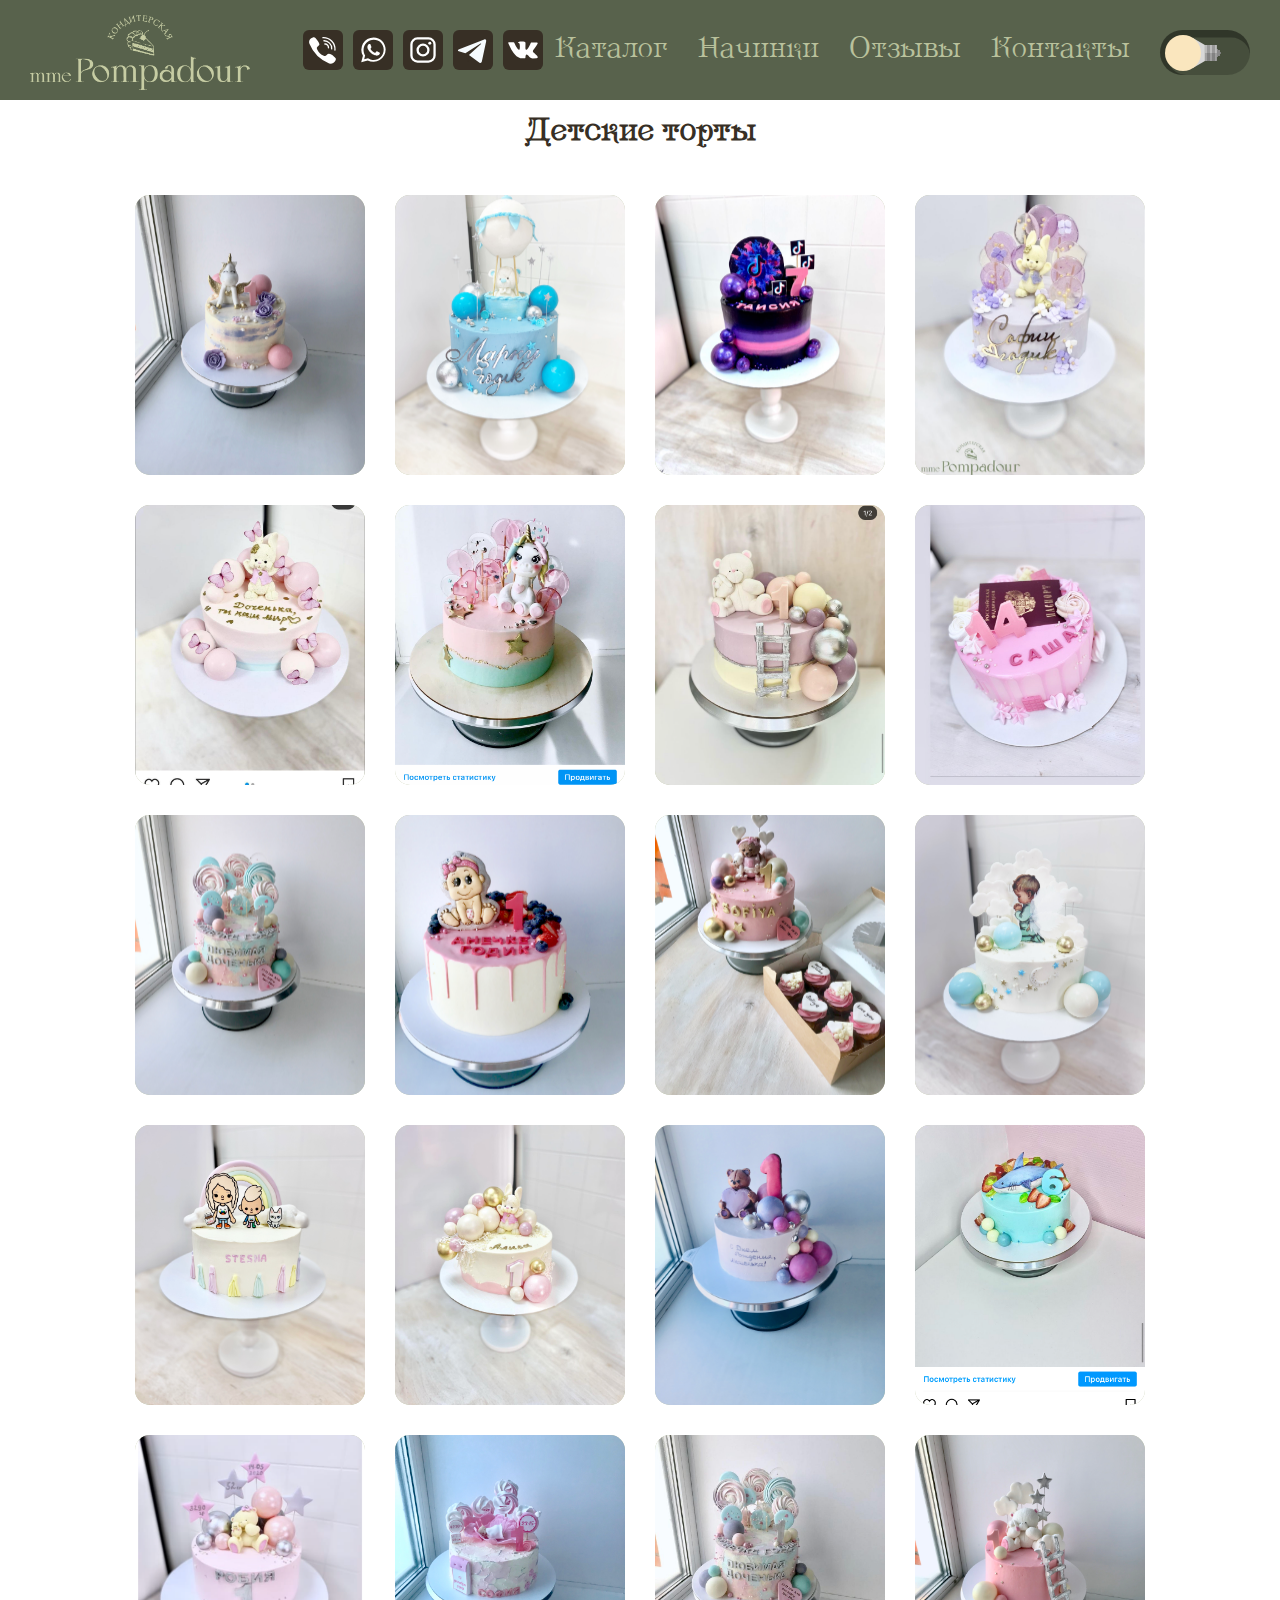
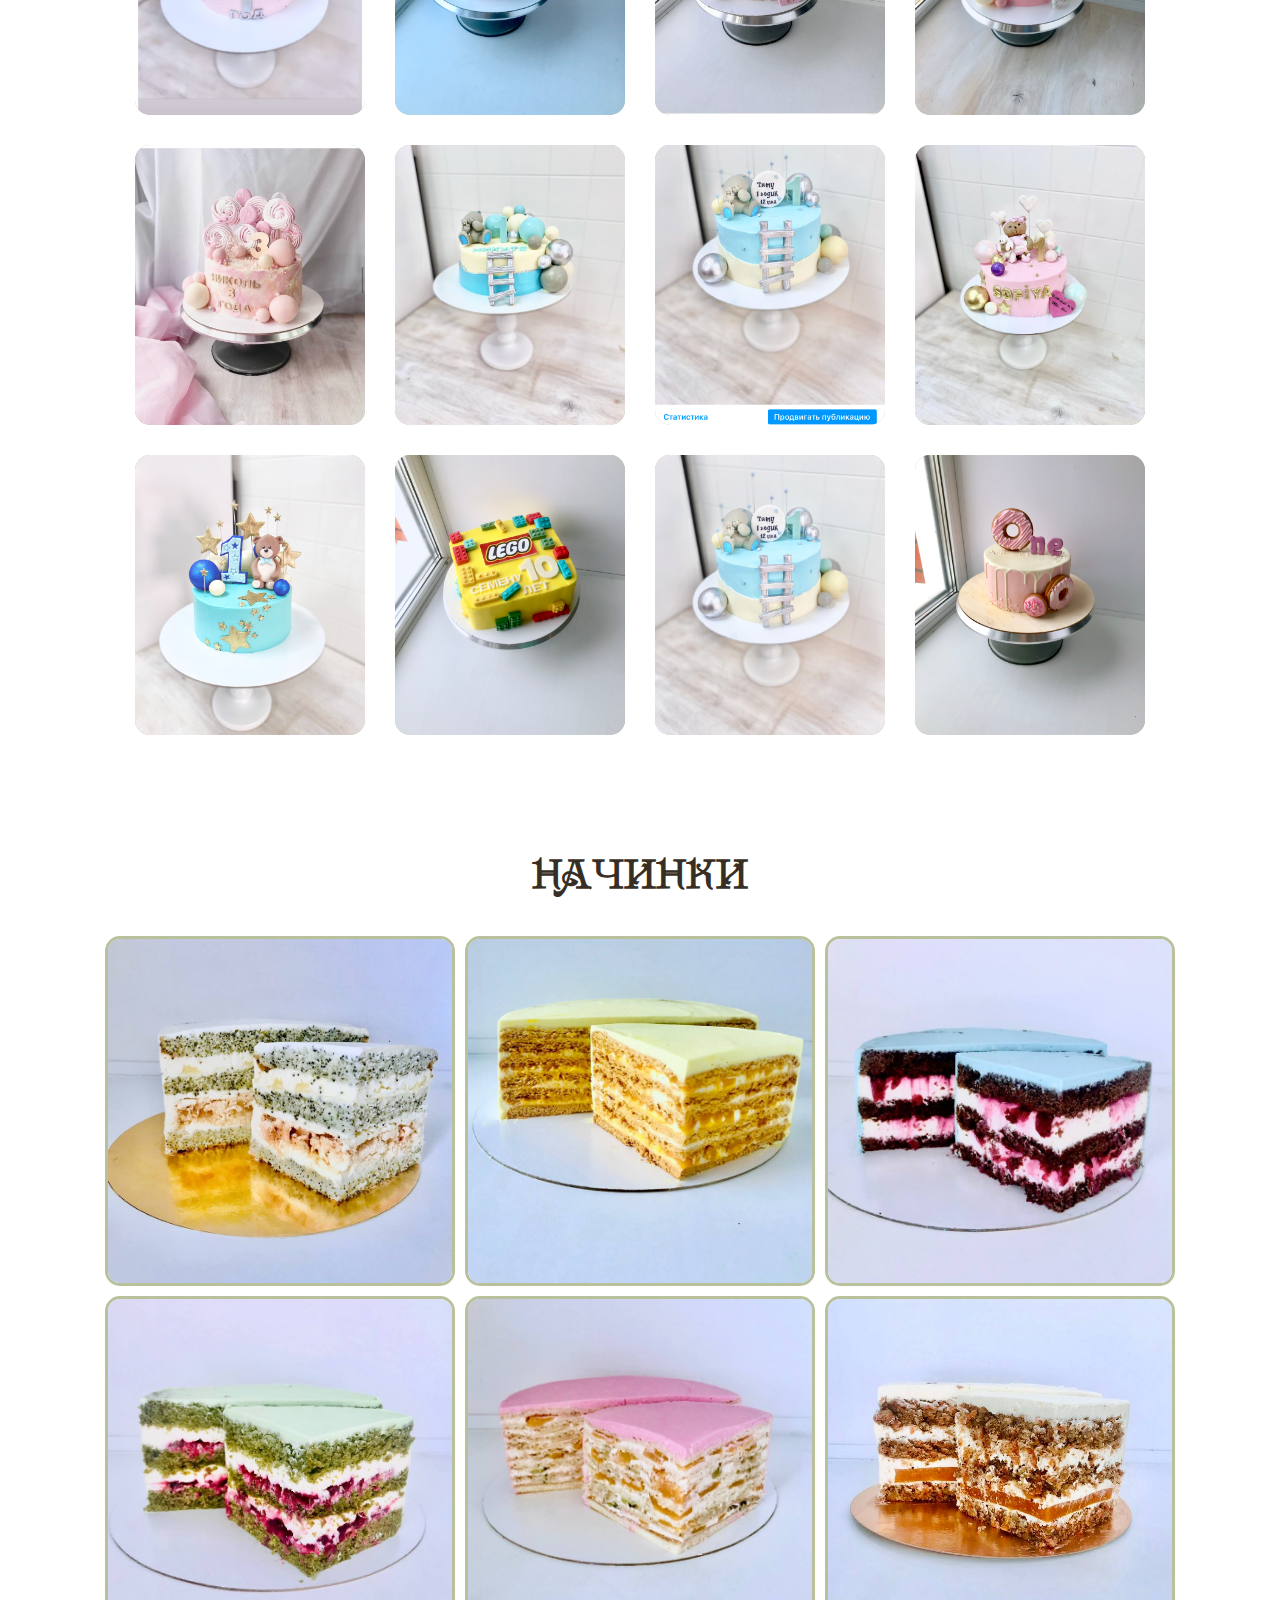
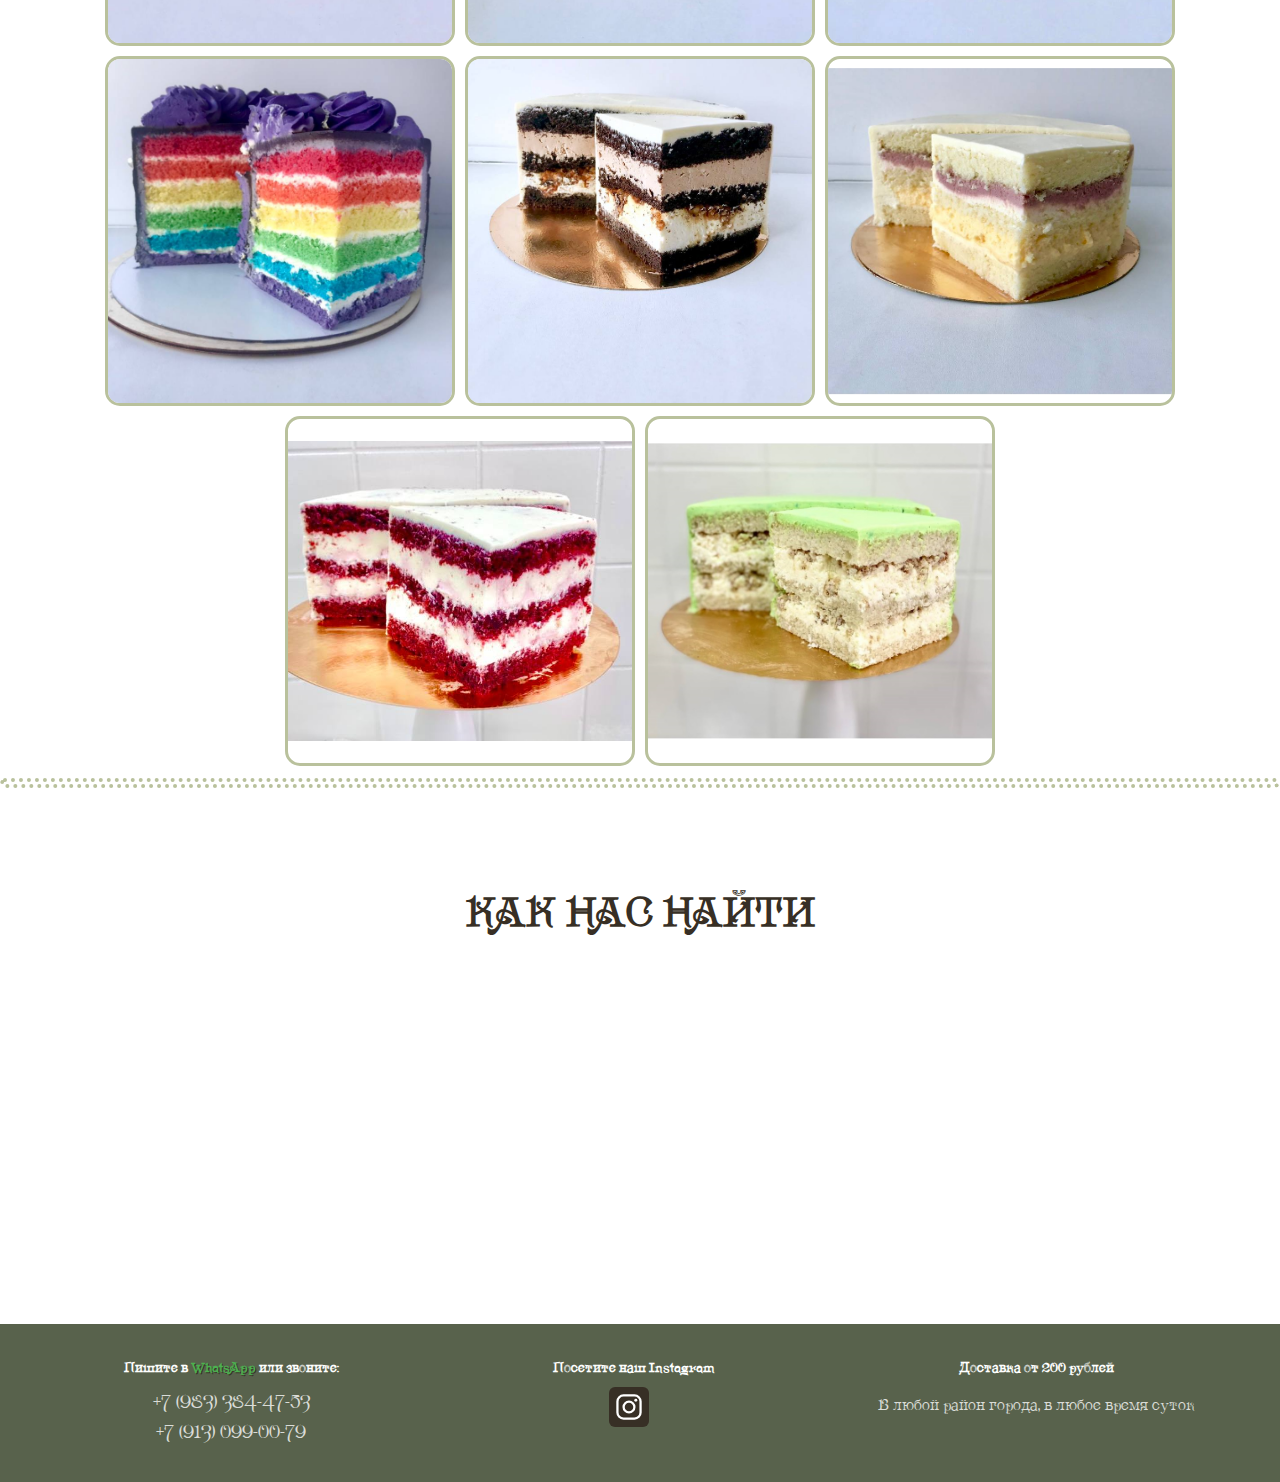
<file: child.html>
<!DOCTYPE html>
<html lang="ru">
<head>
  <meta charset="UTF-8">
  <meta name="viewport" content="width=device-width, initial-scale=1.0">
  <meta http-equiv="X-UA-Compatible" content="ie=edge">
  <link rel="stylesheet" href="assets/css/style.css?v2.6">
  <link rel="stylesheet" type="text/css" href="assets/libs/slick/slick.css?v2.6"/>
  <link rel="stylesheet" type="text/css" href="assets/libs/slick/slick-theme.css?v2.6"/>
  <!-- Yandex.Metrika counter -->
  <script type="text/javascript" >
     (function(m,e,t,r,i,k,a){m[i]=m[i]||function(){(m[i].a=m[i].a||[]).push(arguments)};
     m[i].l=1*new Date();k=e.createElement(t),a=e.getElementsByTagName(t)[0],k.async=1,k.src=r,a.parentNode.insertBefore(k,a)})
     (window, document, "script", "https://mc.yandex.ru/metrika/tag.js", "ym");

     ym(62461177, "init", {
          clickmap:true,
          trackLinks:true,
          accurateTrackBounce:true,
          webvisor:true
     });
  </script>
  <noscript><div><img src="https://mc.yandex.ru/watch/62461177" style="position:absolute; left:-9999px;" alt="" /></div></noscript>
  <!-- /Yandex.Metrika counter -->
  <meta name="yandex-verification" content="cc0d4b3020ef75e9" />
  <meta name="google-site-verification" content="Q72_aIWAUgb_UvIPxEuSygoXmidBNdBYXAlw1rnaRxo" />
  <meta name="description" content="Торты, имбирные пряники, трайфлы, капкейки! Сделайте сладкий подарок себе и любимым">
  <meta name="google" content="notranslate" />
  <meta name="Keywords" content="Торт, Заказать торт, Кошкин Торт, Торты на заказ, торт Барнаул, Пряники Барнаул, Имбирные пряники, Трайфлы Барнаул, Капкейки Барнаул, Капкейки на заказ"/>
  <link href="https://fonts.googleapis.com/css?family=Comfortaa:300|Pacifico&display=swap" rel="stylesheet">
  <link rel="stylesheet" href="assets/libs/fancybox/jquery.fancybox.min.css?v2.6" />
  <link rel="apple-touch-icon" sizes="180x180" href="assets/images/favicon/apple-touch-icon.png?v2.6">
  <link rel="icon" type="image/png" sizes="32x32" href="assets/images/favicon/favicon-32x32.png?v2.6">
  <link rel="icon" type="image/png" sizes="16x16" href="assets/images/favicon/favicon-16x16.png?v2.6">
  <meta name="msapplication-TileColor" content="#da532c">
  <meta name="theme-color" content="#ffffff">
  <script src="assets/libs/jquery/jquery-3.4.1.js?v2.6"></script>
  <title>ТОРТЫ НА ЗАКАЗ Барнаул</title>

</head>
<body>


      <!-- Sprite -->
<svg style="display: none;">

    <symbol id="phone__icon" viewBox="0 0 512 512">
      <g>
        <rect width="512" height="512" rx="15%" fill="#372f25"/><path fill="#fff" d="M395 338c-10-9-22-17-33-23-23-16-43-17-59 6-10 14-23 16-37 10-39-18-68-43-84-82-8-16-8-31 10-42 9-6 19-14 18-28-1-18-44-78-62-84-8-2-14-2-22 0-41 14-57 46-42 85a451 451 0 0 0 251 248l17 5c26 0 57-25 67-50 9-24-10-34-24-45z"/><path fill="none" stroke="#fff" stroke-linecap="round" stroke-width="17" d="M268 138s41-1 72 30c31 30 27 74 27 74m-87-63s18-2 33 14c15 15 13 34 13 34M255 98s64-3 111 44c47 48 43 114 43 114"/>
      </g>
    </symbol>

    <symbol id="whatsapp__icon" viewBox="0 0 512 512">
      <g>
        <rect width="512" height="512" fill="#372f25" rx="15%"/><path fill="#fff" d="M308 273c-3-2-6-3-9 1l-12 16c-3 2-5 3-9 1-15-8-36-17-54-47-1-4 1-6 3-8l9-14c2-2 1-4 0-6l-12-29c-3-8-6-7-9-7h-8c-2 0-6 1-10 5-22 22-13 53 3 73 3 4 23 40 66 59 32 14 39 12 48 10 11-1 22-10 27-19 1-3 6-16 2-18m-79 94c-41 0-72-22-72-22l-49 13 12-48s-20-31-20-70c0-72 59-132 132-132 68 0 126 53 126 127 0 72-58 131-129 132m-159 29l83-23a158 158 0 0 0 230-140c0-86-68-155-154-155a158 158 0 0 0-137 236"/>
      </g>
    </symbol>

    <symbol id="instagram__icon" viewBox="0 0 512 512">
      <g>
        <rect width="512" height="512" rx="15%" fill="#372f25"/><g fill="none" stroke="#fff" stroke-width="29"><rect height="296" rx="78" width="296" x="108" y="108"/><circle cx="256" cy="256" r="69"/></g><circle cx="343" cy="169" fill="#fff" r="19"/>
      </g>
    </symbol>

    <symbol id="telegram__icon" viewBox="0 0 512 512">
      <g>
        <rect width="512" height="512" rx="15%" fill="#372f25"/><path fill="#372f25" d="M199 404c-11 0-10-4-13-14l-32-105 245-144"/><path fill="#372f25" d="M199 404c7 0 11-4 16-8l45-43-56-34"/><path fill="#f6fbfe" d="M204 319l135 99c14 9 26 4 30-14l55-258c5-22-9-32-24-25L79 245c-21 8-21 21-4 26l83 26 190-121c9-5 17-3 11 4"/>
    </symbol>

    <symbol id="vkontakte__icon" viewBox="0 0 512 512">
      <g>
        <rect width="512" height="512" fill="#372f25" rx="15%"/><path fill="#fff" d="M274 363c5-1 14-3 14-15 0 0-1-30 13-34s32 29 51 42c14 9 25 8 25 8l51-1s26-2 14-23c-1-2-9-15-39-42-31-30-26-25 11-76 23-31 33-50 30-57-4-7-20-6-20-6h-57c-6 0-9 1-12 6 0 0-9 25-21 45-25 43-35 45-40 42-9-5-7-24-7-37 0-45 7-61-13-65-13-2-59-4-73 3-7 4-11 11-8 12 3 0 12 1 17 7 8 13 9 75-2 81-15 11-53-62-62-86-2-6-5-7-12-9H79c-6 0-15 1-11 13 27 56 83 193 184 192z"/>
    </symbol>

</svg>


      <!---Header--->
<header class="header" id="header">
    <div class="container">
      <div class="header__inner">
        <a href="./index.html">
        <img class="logo__image" src="assets/images/pompadour_logo.png?v2.6" alt="" >
        </a>

        <div class="social__block">
          <a class="social__item phone__item" href="tel:+79833844753">
            <svg class="social__icon"><use xlink:href="#phone__icon"></use></svg>
          </a>

          <a class="social__item whatsapp__item" href="https://wa.me/79833844753?text=Хочу%20вкусный%20торт!" target="_blank">
            <svg class="social__icon"><use xlink:href="#whatsapp__icon"></use></svg>
          </a>

          <a class="social__item instagram__item" href="https://www.instagram.com/m_pompadour_/" target="_blank">
            <svg class="social__icon"><use xlink:href="#instagram__icon"></use></svg>
          </a>

          <a class="social__item telegram__item" href="https://t.me/mme_Pompadour" target="_blank">
            <svg class="social__icon"><use xlink:href="#telegram__icon"></use></svg>
          </a>

          <a class="social__item vkontakte__item" href="https://vk.com/mme_pompadour" target="_blank">
            <svg class="social__icon"><use xlink:href="#vkontakte__icon"></use></svg>
          </a>
        </div>

        <nav class="nav">
          <a class="nav__link" href="#catalog" data-scroll="#catalog">Каталог</a>
          <a class="nav__link" href="#stuff" data-scroll="#stuff">Начинки</a>
          <a class="nav__link" href="#reviews" data-scroll="#reviews">Отзывы</a>
          <a class="nav__link" href="#footer" data-scroll="#footer">Контакты</a>
          <input class="l" type="checkbox" id="btn--light">
        </nav>

        <input class="l m" type="checkbox" id="btn--light2">


        <button class="burger" id="burger" type="button">
          <div class="burger__item" id="burger__item">Menu</div>
          <div class="burger__subitem" id="burger__subitem">
            <a class="burger__link" href="#catalog" data-scroll="#catalog">Каталог</a>
            <a class="burger__link" href="#stuff" data-scroll="#stuff">Начинки</a>
            <a class="burger__link" href="#stuff" data-scroll="#gallery">Галерея</a>
            <a class="burger__link" href="#reviews" data-scroll="#reviews">Отзывы</a>
            <a class="burger__link" href="#footer" data-scroll="#footer">Контакты</a>
          </div>
        </button>
      </div><!-- header__inner -->
    </div><!-- container -->
</header>

<!-- <div class="intro" id="intro">
    <div class="container">
      <div class="intro__inner">
        <div class="intro__suptext">
          <h1>Торты на заказ</h1>
        </div>
        <div class="intro__subtext">
          <p>с доставкой по Барнаулу</p>

          <a class="btn btn--red" href="#gallery" data-scroll="#gallery">От 1400 ₽/кг</a>
          <br>
          <a class="phone__number" href="tel:+79833844753">+7 (983) 384-47-53</a>
          <div class="social__block">
            <a class="social__item phone__item" href="tel:+79833844753">
              <svg class="social__icon"><use xlink:href="#phone__icon"></use></svg>
            </a>

            <a class="social__item whatsapp__item" href="https://wa.me/79833844753?text=Хочу%20вкусный%20торт!">
              <svg class="social__icon"><use xlink:href="#whatsapp__icon"></use></svg>
            </a>

            <a class="social__item instagram__item" href="https://www.instagram.com/m_pompadour_/">
              <svg class="social__icon"><use xlink:href="#instagram__icon"></use></svg>
            </a>

            <a class="social__item telegram__item" href="https://t.me/mme_Pompadour">
              <svg class="social__icon"><use xlink:href="#telegram__icon"></use></svg>
            </a>

            <a class="social__item vkontakte__item" href="https://vk.com/mme_pompadour">
              <svg class="social__icon"><use xlink:href="#vkontakte__icon"></use></svg>
            </a>
          </div>
        </div>
      </div><!-- intro__inner -->
    </div><!-- container -->
</div><!-- intro --> -->


<!-- catalog -->
<!-- <div class="block__header" id="catalog"><h2>Предлагаем Вам</h2></div>

<div class="container">
  <div class="catalog">

    <a class="catalog__item" href="#stuff" data-scroll="#stuff">
      <img class="catalog__icon" src="assets/images/catalog/catalog-2.png?v2.6" alt="">
      <h4 class="catalog__title">Начинки</h4>
      <div class="catalog__text">Разнообразные сочетания крема, ягод, фруктов и орехов</div>
    </a>

    <a class="catalog__item" href="#cakes" data-scroll="#cakes">
      <img class="catalog__icon" src="assets/images/catalog/catalog-1.png?v2.6" alt="">
      <h4 class="catalog__title">Торты</h4>
      <div class="catalog__text">Всевозможные варианты вкуснейших тортов</div>
    </a>

    <a class="catalog__item" href="#cakes" data-scroll="#gingerbread">
      <img class="catalog__icon" src="assets/images/catalog/catalog-3.png?v2.6" alt="">
      <h4 class="catalog__title">Имбирные пряники</h4>
      <div class="catalog__text">Детские, праздничные, тематические и ароматные</div>
    </a>

    <a class="catalog__item" href="#cakes" data-scroll="#trifles">
      <img class="catalog__icon" src="assets/images/catalog/catalog-4.png?v2.6" alt="">
      <h4 class="catalog__title">Трайфлы</h4>
      <div class="catalog__text">Хотите увидеть английский десерт на Вашем праздничном столе?</div>
    </a>

    <div class="catalog__item">
      <img class="catalog__icon" src="assets/images/catalog/catalog-5.png?v2.6" alt="">
      <h4 class="catalog__title">Капкейки</h4>
      <div class="catalog__text">Нежные порционные угощения</div>
    </div><!-- catalog__item -->
    <!-- <div class="catalog__item">
      <img class="catalog__icon" src="assets/images/catalog/catalog-6.png?v2.6" alt="">
      <h4 class="catalog__title">Украшения</h4>
      <div class="catalog__text">Уйма всевозможных вариантов сделать Ваш торт уникальным</div> -->
    </div><!-- catalog__item -->
  </div><!-- catalog -->
</div><!-- container -->

<hr> -->


<!-- Gallery -->
<!-- <div class="block__header" id="gallery"><h2>Примеры готовых работ</h2></div> -->
<div class="block__header" id="cakes"><h3>Детские торты</h3></div>
<div class="gallery">
  <a data-fancybox="gallery" href="assets/images/cakes/child/1.jpeg?v2.6"><img src="assets/images/cakes/child/thumbs/1.jpeg?v2.6"><div class="gallery__text"></div></a>
  <a data-fancybox="gallery" href="assets/images/cakes/child/2.jpeg?v2.6"><img src="assets/images/cakes/child/thumbs/2.jpeg?v2.6"><div class="gallery__text"></div></a>
  <a data-fancybox="gallery" href="assets/images/cakes/child/3.jpeg?v2.6"><img src="assets/images/cakes/child/thumbs/3.jpeg?v2.6"><div class="gallery__text"></div></a>
  <a data-fancybox="gallery" href="assets/images/cakes/child/4.jpeg?v2.6"><img src="assets/images/cakes/child/thumbs/4.jpeg?v2.6"><div class="gallery__text"></div></a>
  <a data-fancybox="gallery" href="assets/images/cakes/child/5.jpeg?v2.6"><img src="assets/images/cakes/child/thumbs/5.png?v2.6"><div class="gallery__text"></div></a>
  <a data-fancybox="gallery" href="assets/images/cakes/child/6.jpeg?v2.6"><img src="assets/images/cakes/child/thumbs/6.png?v2.6"><div class="gallery__text"></div></a>
  <a data-fancybox="gallery" href="assets/images/cakes/child/7.jpeg?v2.6"><img src="assets/images/cakes/child/thumbs/7.png?v2.6"><div class="gallery__text"></div></a>
  <a data-fancybox="gallery" href="assets/images/cakes/child/8.jpeg?v2.6"><img src="assets/images/cakes/child/thumbs/8.png?v2.6"><div class="gallery__text"></div></a>
  <a data-fancybox="gallery" href="assets/images/cakes/child/9.jpeg?v2.6"><img src="assets/images/cakes/child/thumbs/9.jpeg?v2.6"><div class="gallery__text"></div></a>
  <a data-fancybox="gallery" href="assets/images/cakes/child/11.jpeg?v2.6"><img src="assets/images/cakes/child/thumbs/11.jpeg?v2.6"><div class="gallery__text"></div></a>
  <a data-fancybox="gallery" href="assets/images/cakes/child/12.jpeg?v2.6"><img src="assets/images/cakes/child/thumbs/12.jpeg?v2.6"><div class="gallery__text"></div></a>
  <a data-fancybox="gallery" href="assets/images/cakes/child/13.jpeg?v2.6"><img src="assets/images/cakes/child/thumbs/13.jpeg?v2.6"><div class="gallery__text"></div></a>
  <a data-fancybox="gallery" href="assets/images/cakes/child/14.jpeg?v2.6"><img src="assets/images/cakes/child/thumbs/14.jpeg?v2.6"><div class="gallery__text"></div></a>
  <a data-fancybox="gallery" href="assets/images/cakes/child/15.jpeg?v2.6"><img src="assets/images/cakes/child/thumbs/15.jpeg?v2.6"><div class="gallery__text"></div></a>
  <a data-fancybox="gallery" href="assets/images/cakes/child/16.jpeg?v2.6"><img src="assets/images/cakes/child/thumbs/16.jpeg?v2.6"><div class="gallery__text"></div></a>
  <a data-fancybox="gallery" href="assets/images/cakes/child/17.png?v2.6"><img src="assets/images/cakes/child/thumbs/17.png?v2.6"><div class="gallery__text"></div></a>
  <a data-fancybox="gallery" href="assets/images/cakes/child/18.png?v2.6"><img src="assets/images/cakes/child/thumbs/18.png?v2.6"><div class="gallery__text"></div></a>
  <a data-fancybox="gallery" href="assets/images/cakes/child/19.jpeg?v2.6"><img src="assets/images/cakes/child/thumbs/19.jpeg?v2.6"><div class="gallery__text"></div></a>
  <a data-fancybox="gallery" href="assets/images/cakes/child/20.png?v2.6"><img src="assets/images/cakes/child/thumbs/20.png?v2.6"><div class="gallery__text"></div></a>
  <a data-fancybox="gallery" href="assets/images/cakes/child/21.jpeg?v2.6"><img src="assets/images/cakes/child/thumbs/21.jpeg?v2.6"><div class="gallery__text"></div></a>
  <a data-fancybox="gallery" href="assets/images/cakes/child/22.png?v2.6"><img src="assets/images/cakes/child/thumbs/22.png?v2.6"><div class="gallery__text"></div></a>
  <a data-fancybox="gallery" href="assets/images/cakes/child/23.jpeg?v2.6"><img src="assets/images/cakes/child/thumbs/23.jpeg?v2.6"><div class="gallery__text"></div></a>
  <a data-fancybox="gallery" href="assets/images/cakes/child/24.png?v2.6"><img src="assets/images/cakes/child/thumbs/24.png?v2.6"><div class="gallery__text"></div></a>
  <a data-fancybox="gallery" href="assets/images/cakes/child/25.jpeg?v2.6"><img src="assets/images/cakes/child/thumbs/25.jpeg?v2.6"><div class="gallery__text"></div></a>
  <a data-fancybox="gallery" href="assets/images/cakes/child/26.jpeg?v2.6"><img src="assets/images/cakes/child/thumbs/26.jpeg?v2.6"><div class="gallery__text"></div></a>
  <a data-fancybox="gallery" href="assets/images/cakes/child/27.jpeg?v2.6"><img src="assets/images/cakes/child/thumbs/27.jpeg?v2.6"><div class="gallery__text"></div></a>
  <a data-fancybox="gallery" href="assets/images/cakes/child/28.jpeg?v2.6"><img src="assets/images/cakes/child/thumbs/28.jpeg?v2.6"><div class="gallery__text"></div></a>
  <a data-fancybox="gallery" href="assets/images/cakes/child/29.jpeg?v2.6"><img src="assets/images/cakes/child/thumbs/29.jpeg?v2.6"><div class="gallery__text"></div></a>

</div>

<!-- stuff -->
<div class="block__header" id="stuff"><h2>Начинки</h2></div>

<div class="stuff">
  <div class="stuff">
    <div class="stuff__item">
      <img class="stuff__photo" src="assets/images/cakes/stuff/1.jpg?v2.6">
      <div class="stuff__content">
        <div class="stuff__title">Лимон-мак-безе</div>
        <!-- <div class="stuff__text">empty</div> -->
      </div><!-- stuff__content -->
    </div><!-- stuff__item -->

    <div class="stuff__item">
      <img class="stuff__photo" src="assets/images/cakes/stuff/2.jpg?v2.6">
        <div class="stuff__content">
        <div class="stuff__title">Медовик</div>
        <!-- <div class="stuff__text">empty</div> -->
      </div><!-- stuff__content -->
    </div><!-- stuff__item -->

    <div class="stuff__item">
        <img class="stuff__photo" src="assets/images/cakes/stuff/3.jpg?v2.6">
      <div class="stuff__content">
        <div class="stuff__title">Пряная вишня</div>
        <!-- <div class="stuff__text">empty</div> -->
      </div><!-- stuff__content -->
    </div><!-- stuff__item -->

    <div class="stuff__item">
      <img class="stuff__photo" src="assets/images/cakes/stuff/4.jpg?v2.6">
      <div class="stuff__content">
        <div class="stuff__title">Клубника-матча</div>
        <!-- <div class="stuff__text">empty</div> -->
      </div><!-- stuff__content -->
    </div><!-- stuff__item -->

    <div class="stuff__item">
      <img class="stuff__photo" src="assets/images/cakes/stuff/5.jpg?v2.6">
      <div class="stuff__content">
        <div class="stuff__title">"Молочная девочка"</div>
        <!-- <div class="stuff__text">empty</div> -->
      </div><!-- stuff__content -->
    </div><!-- stuff__item -->

    <div class="stuff__item">
      <img class="stuff__photo" src="assets/images/cakes/stuff/6.jpg?v2.6">
      <div class="stuff__content">
        <div class="stuff__title">Морковный с курагой</div>
        <!-- <div class="stuff__text">empty</div> -->
      </div><!-- stuff__content -->
    </div><!-- stuff__item -->

    <div class="stuff__item">
      <img class="stuff__photo" src="assets/images/cakes/stuff/7.jpg?v2.6">
      <div class="stuff__content">
        <div class="stuff__title">Радужный</div>
        <!-- <div class="stuff__text">empty</div> -->
      </div><!-- stuff__content -->
    </div><!-- stuff__item -->

    <div class="stuff__item">
      <img class="stuff__photo" src="assets/images/cakes/stuff/8.jpg?v2.6">
      <div class="stuff__content">
        <div class="stuff__title">Сникерс</div>
        <!-- <div class="stuff__text">empty</div> -->
      </div><!-- stuff__content -->
    </div><!-- stuff__item -->

    <div class="stuff__item">
      <img class="stuff__photo" src="assets/images/cakes/stuff/9.jpg?v2.6">
      <div class="stuff__content">
        <div class="stuff__title">Малиновый пломбир</div>
        <!-- <div class="stuff__text">empty</div> -->
      </div><!-- stuff__content -->
    </div><!-- stuff__item -->

    <div class="stuff__item">
      <img class="stuff__photo" src="assets/images/cakes/stuff/10.jpg?v2.6">
      <div class="stuff__content">
        <div class="stuff__title">Красный бархат</div>
        <!-- <div class="stuff__text">empty</div> -->
      </div><!-- stuff__content -->
    </div><!-- stuff__item -->

    <div class="stuff__item">
      <img class="stuff__photo" src="assets/images/cakes/stuff/11.jpg?v2.6">
      <div class="stuff__content">
        <div class="stuff__title">"Рафаэлло"</div>
        <!-- <div class="stuff__text">empty</div> -->
      </div><!-- stuff__content -->
    </div><!-- stuff__item -->

  </div><!-- stuff -->
</div><!-- stuff -->

<hr>
<!-- Footer -->

<div class="block__header" id="footer"><h2>Как нас найти</h2></div>

<div class="container">
  <iframe class="geo" src="https://www.google.com/maps/embed?pb=!1m18!1m12!1m3!1d2379.9002082715583!2d83.73805151618829!3d53.3808349799863!2m3!1f0!2f0!3f0!3m2!1i1024!2i768!4f13.1!3m3!1m2!1s0x42dda4bce6031f3d%3A0xda0d618f439d8dc3!2z0L_RgC4g0JvQtdC90LjQvdCwLCAxOTUsINCR0LDRgNC90LDRg9C7LCDQkNC70YLQsNC50YHQutC40Lkg0LrRgNCw0LksIDY1NjAxMA!5e0!3m2!1sru!2sru!4v1584933605008!5m2!1sru!2sru" width="100%" height="350" frameborder="0" style="border:0;" allowfullscreen="" aria-hidden="false" tabindex="0"></iframe>
</div>


<footer class="footer">
  <div class="container">
    <div class="footer__inner">
      <div class="footer__bg"></div>
      <div class="footer__block">
        <h4 class="footer__title">Пишите в <a class="social__item whatsapp__item" href="https://wa.me/79833844753?text=Хочу%20вкусный%20торт!" target="_blank">WhatsApp</a> или звоните:</h4>
        <adress class="footer__adress">
          <div><a class="phone__footer" href="tel:+79833844753">+7 (983) 384-47-53</a></div>
          <div><a class="phone__footer" href="tel:+79130990079">+7 (913) 099-00-79</a></div>
        </adress>
      </div><!-- footer__block -->

    <div class="footer__block">
      <h4 class="footer__title">Посетите наш Instagram</h4>
      <a class="social__item instagram__item" href="https://www.instagram.com/m_pompadour_/">
        <svg class="social__icon"><use xlink:href="#instagram__icon"></use></svg>
      </a>
    </div><!-- footer__block -->

  <div class="footer__block">
    <h4 class="footer__title">Доставка от 200 рублей</h4>
    <div class="footer__text">
      <p>В любой район города, в любое время суток</p>
    </div><!-- footer__text -->
  </div><!-- footer__block -->

</div><!-- footer__inner -->
</div><!-- container -->


<script src="assets/js/app.js?v2.6"></script>
<script src="assets/libs/fancybox/jquery.fancybox.min.js?v2.6"></script>
<script src="assets/libs/slick/slick.min.js?v2.6"></script>



</body>
</html>
</file>
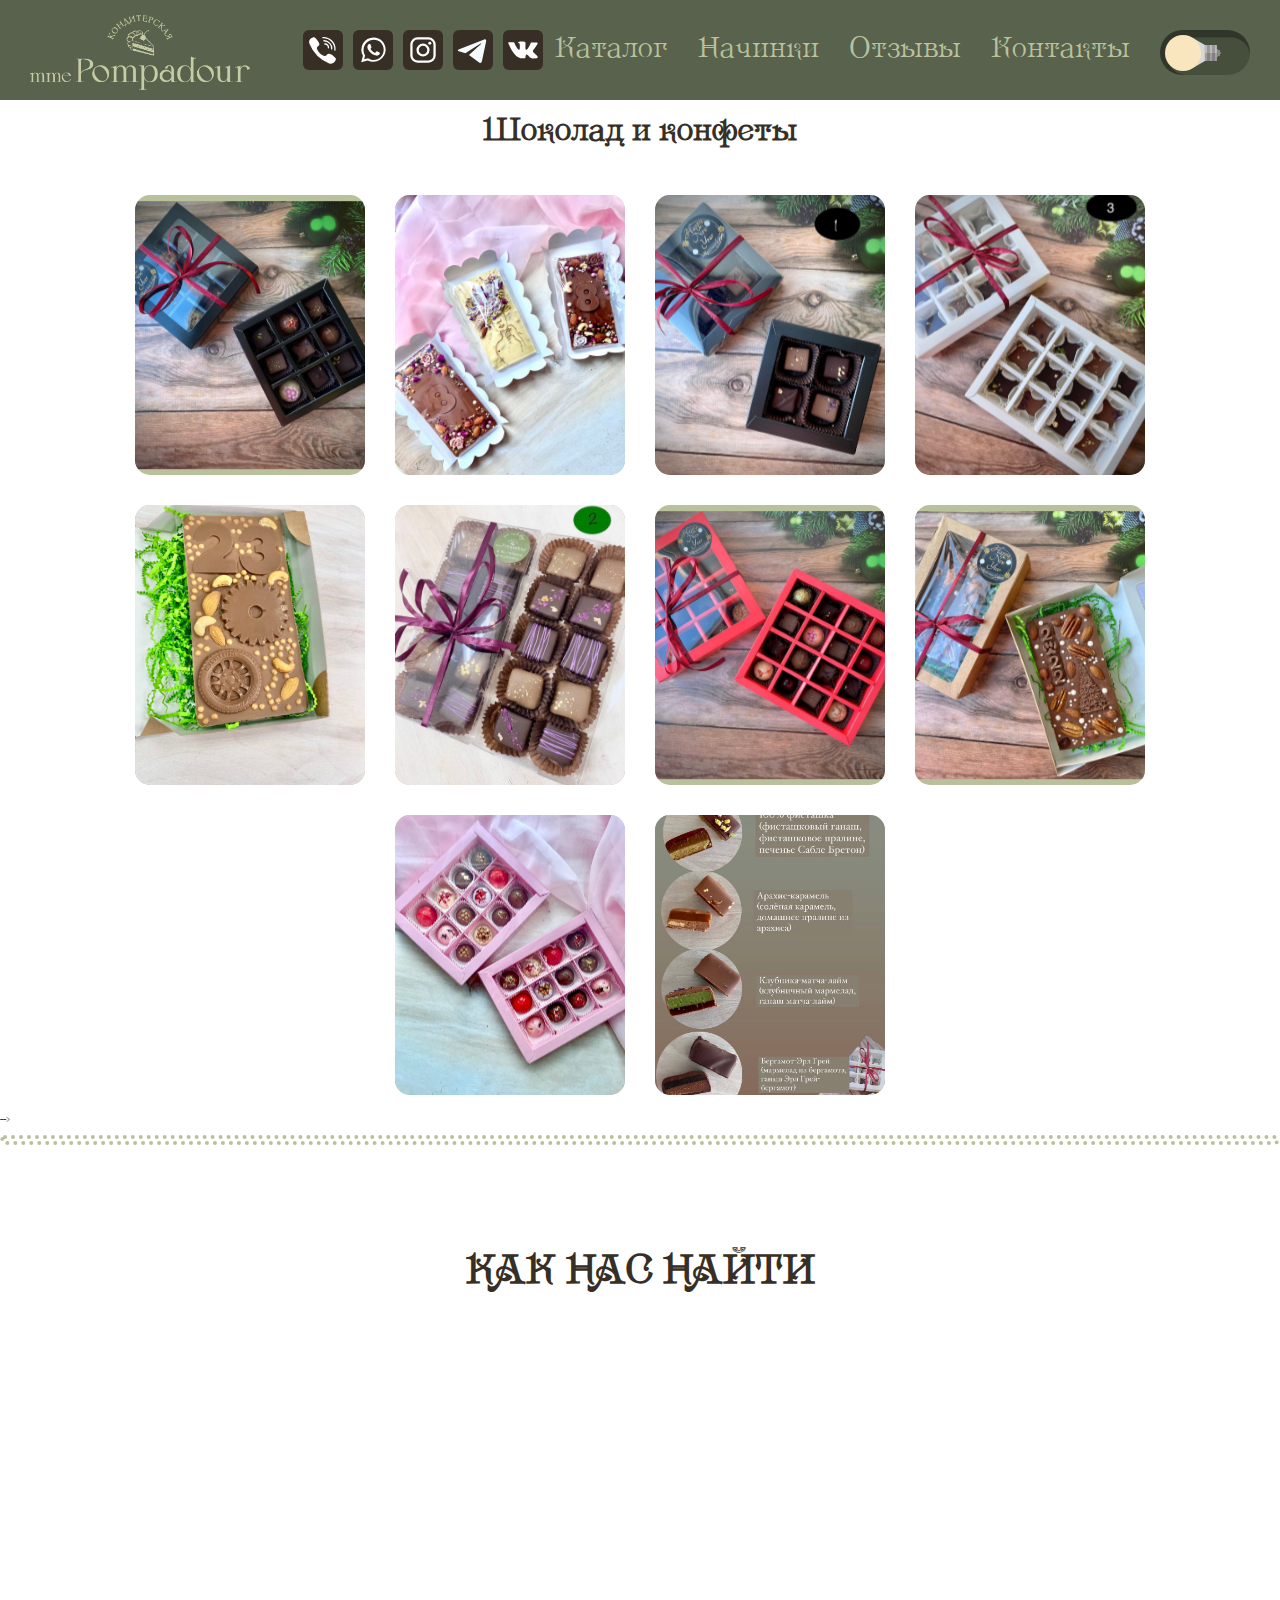
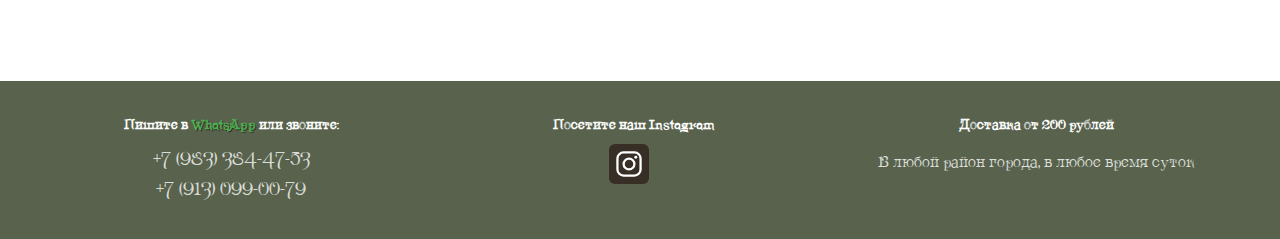
<file: chocolate.html>
<!DOCTYPE html>
<html lang="ru">
<head>
  <meta charset="UTF-8">
  <meta name="viewport" content="width=device-width, initial-scale=1.0">
  <meta http-equiv="X-UA-Compatible" content="ie=edge">
  <link rel="stylesheet" href="assets/css/style.css?v2.6">
  <link rel="stylesheet" type="text/css" href="assets/libs/slick/slick.css?v2.6"/>
  <link rel="stylesheet" type="text/css" href="assets/libs/slick/slick-theme.css?v2.6"/>
  <!-- Yandex.Metrika counter -->
  <script type="text/javascript" >
     (function(m,e,t,r,i,k,a){m[i]=m[i]||function(){(m[i].a=m[i].a||[]).push(arguments)};
     m[i].l=1*new Date();k=e.createElement(t),a=e.getElementsByTagName(t)[0],k.async=1,k.src=r,a.parentNode.insertBefore(k,a)})
     (window, document, "script", "https://mc.yandex.ru/metrika/tag.js", "ym");

     ym(62461177, "init", {
          clickmap:true,
          trackLinks:true,
          accurateTrackBounce:true,
          webvisor:true
     });
  </script>
  <noscript><div><img src="https://mc.yandex.ru/watch/62461177" style="position:absolute; left:-9999px;" alt="" /></div></noscript>
  <!-- /Yandex.Metrika counter -->
  <meta name="yandex-verification" content="cc0d4b3020ef75e9" />
  <meta name="google-site-verification" content="Q72_aIWAUgb_UvIPxEuSygoXmidBNdBYXAlw1rnaRxo" />
  <meta name="description" content="Торты, имбирные пряники, трайфлы, капкейки! Сделайте сладкий подарок себе и любимым">
  <meta name="google" content="notranslate" />
  <meta name="Keywords" content="Торт, Заказать торт, Кошкин Торт, Торты на заказ, торт Барнаул, Пряники Барнаул, Имбирные пряники, Трайфлы Барнаул, Капкейки Барнаул, Капкейки на заказ"/>
  <link href="https://fonts.googleapis.com/css?family=Comfortaa:300|Pacifico&display=swap" rel="stylesheet">
  <link rel="stylesheet" href="assets/libs/fancybox/jquery.fancybox.min.css?v2.6" />
  <link rel="apple-touch-icon" sizes="180x180" href="assets/images/favicon/apple-touch-icon.png?v2.6">
  <link rel="icon" type="image/png" sizes="32x32" href="assets/images/favicon/favicon-32x32.png?v2.6">
  <link rel="icon" type="image/png" sizes="16x16" href="assets/images/favicon/favicon-16x16.png?v2.6">
  <meta name="msapplication-TileColor" content="#da532c">
  <meta name="theme-color" content="#ffffff">
  <script src="assets/libs/jquery/jquery-3.4.1.js?v2.6"></script>
  <title>ТОРТЫ НА ЗАКАЗ Барнаул</title>

</head>
<body>


      <!-- Sprite -->
<svg style="display: none;">

    <symbol id="phone__icon" viewBox="0 0 512 512">
      <g>
        <rect width="512" height="512" rx="15%" fill="#372f25"/><path fill="#fff" d="M395 338c-10-9-22-17-33-23-23-16-43-17-59 6-10 14-23 16-37 10-39-18-68-43-84-82-8-16-8-31 10-42 9-6 19-14 18-28-1-18-44-78-62-84-8-2-14-2-22 0-41 14-57 46-42 85a451 451 0 0 0 251 248l17 5c26 0 57-25 67-50 9-24-10-34-24-45z"/><path fill="none" stroke="#fff" stroke-linecap="round" stroke-width="17" d="M268 138s41-1 72 30c31 30 27 74 27 74m-87-63s18-2 33 14c15 15 13 34 13 34M255 98s64-3 111 44c47 48 43 114 43 114"/>
      </g>
    </symbol>

    <symbol id="whatsapp__icon" viewBox="0 0 512 512">
      <g>
        <rect width="512" height="512" fill="#372f25" rx="15%"/><path fill="#fff" d="M308 273c-3-2-6-3-9 1l-12 16c-3 2-5 3-9 1-15-8-36-17-54-47-1-4 1-6 3-8l9-14c2-2 1-4 0-6l-12-29c-3-8-6-7-9-7h-8c-2 0-6 1-10 5-22 22-13 53 3 73 3 4 23 40 66 59 32 14 39 12 48 10 11-1 22-10 27-19 1-3 6-16 2-18m-79 94c-41 0-72-22-72-22l-49 13 12-48s-20-31-20-70c0-72 59-132 132-132 68 0 126 53 126 127 0 72-58 131-129 132m-159 29l83-23a158 158 0 0 0 230-140c0-86-68-155-154-155a158 158 0 0 0-137 236"/>
      </g>
    </symbol>

    <symbol id="instagram__icon" viewBox="0 0 512 512">
      <g>
        <rect width="512" height="512" rx="15%" fill="#372f25"/><g fill="none" stroke="#fff" stroke-width="29"><rect height="296" rx="78" width="296" x="108" y="108"/><circle cx="256" cy="256" r="69"/></g><circle cx="343" cy="169" fill="#fff" r="19"/>
      </g>
    </symbol>

    <symbol id="telegram__icon" viewBox="0 0 512 512">
      <g>
        <rect width="512" height="512" rx="15%" fill="#372f25"/><path fill="#372f25" d="M199 404c-11 0-10-4-13-14l-32-105 245-144"/><path fill="#372f25" d="M199 404c7 0 11-4 16-8l45-43-56-34"/><path fill="#f6fbfe" d="M204 319l135 99c14 9 26 4 30-14l55-258c5-22-9-32-24-25L79 245c-21 8-21 21-4 26l83 26 190-121c9-5 17-3 11 4"/>
    </symbol>

    <symbol id="vkontakte__icon" viewBox="0 0 512 512">
      <g>
        <rect width="512" height="512" fill="#372f25" rx="15%"/><path fill="#fff" d="M274 363c5-1 14-3 14-15 0 0-1-30 13-34s32 29 51 42c14 9 25 8 25 8l51-1s26-2 14-23c-1-2-9-15-39-42-31-30-26-25 11-76 23-31 33-50 30-57-4-7-20-6-20-6h-57c-6 0-9 1-12 6 0 0-9 25-21 45-25 43-35 45-40 42-9-5-7-24-7-37 0-45 7-61-13-65-13-2-59-4-73 3-7 4-11 11-8 12 3 0 12 1 17 7 8 13 9 75-2 81-15 11-53-62-62-86-2-6-5-7-12-9H79c-6 0-15 1-11 13 27 56 83 193 184 192z"/>
    </symbol>

</svg>


      <!---Header--->
<header class="header" id="header">
    <div class="container">
      <div class="header__inner">
        <a href="./index.html">
        <img class="logo__image" src="assets/images/pompadour_logo.png?v2.6" alt="" >
        </a>

        <div class="social__block">
          <a class="social__item phone__item" href="tel:+79833844753">
            <svg class="social__icon"><use xlink:href="#phone__icon"></use></svg>
          </a>

          <a class="social__item whatsapp__item" href="https://wa.me/79833844753?text=Хочу%20вкусный%20торт!" target="_blank">
            <svg class="social__icon"><use xlink:href="#whatsapp__icon"></use></svg>
          </a>

          <a class="social__item instagram__item" href="https://www.instagram.com/m_pompadour_/" target="_blank">
            <svg class="social__icon"><use xlink:href="#instagram__icon"></use></svg>
          </a>

          <a class="social__item telegram__item" href="https://t.me/mme_Pompadour" target="_blank">
            <svg class="social__icon"><use xlink:href="#telegram__icon"></use></svg>
          </a>

          <a class="social__item vkontakte__item" href="https://vk.com/mme_pompadour" target="_blank">
            <svg class="social__icon"><use xlink:href="#vkontakte__icon"></use></svg>
          </a>
        </div>

        <nav class="nav">
          <a class="nav__link" href="#catalog" data-scroll="#catalog">Каталог</a>
          <a class="nav__link" href="#stuff" data-scroll="#stuff">Начинки</a>
          <a class="nav__link" href="#reviews" data-scroll="#reviews">Отзывы</a>
          <a class="nav__link" href="#footer" data-scroll="#footer">Контакты</a>
          <input class="l" type="checkbox" id="btn--light">
        </nav>

        <input class="l m" type="checkbox" id="btn--light2">


        <button class="burger" id="burger" type="button">
          <div class="burger__item" id="burger__item">Menu</div>
          <div class="burger__subitem" id="burger__subitem">
            <a class="burger__link" href="#catalog" data-scroll="#catalog">Каталог</a>
            <a class="burger__link" href="#stuff" data-scroll="#stuff">Начинки</a>
            <a class="burger__link" href="#stuff" data-scroll="#gallery">Галерея</a>
            <a class="burger__link" href="#reviews" data-scroll="#reviews">Отзывы</a>
            <a class="burger__link" href="#footer" data-scroll="#footer">Контакты</a>
          </div>
        </button>
      </div><!-- header__inner -->
    </div><!-- container -->
</header>

<!-- <div class="intro" id="intro">
    <div class="container">
      <div class="intro__inner">
        <div class="intro__suptext">
          <h1>Торты на заказ</h1>
        </div>
        <div class="intro__subtext">
          <p>с доставкой по Барнаулу</p>

          <a class="btn btn--red" href="#gallery" data-scroll="#gallery">От 1400 ₽/кг</a>
          <br>
          <a class="phone__number" href="tel:+79833844753">+7 (983) 384-47-53</a>
          <div class="social__block">
            <a class="social__item phone__item" href="tel:+79833844753">
              <svg class="social__icon"><use xlink:href="#phone__icon"></use></svg>
            </a>

            <a class="social__item whatsapp__item" href="https://wa.me/79833844753?text=Хочу%20вкусный%20торт!">
              <svg class="social__icon"><use xlink:href="#whatsapp__icon"></use></svg>
            </a>

            <a class="social__item instagram__item" href="https://www.instagram.com/m_pompadour_/">
              <svg class="social__icon"><use xlink:href="#instagram__icon"></use></svg>
            </a>

            <a class="social__item telegram__item" href="https://t.me/mme_Pompadour">
              <svg class="social__icon"><use xlink:href="#telegram__icon"></use></svg>
            </a>

            <a class="social__item vkontakte__item" href="https://vk.com/mme_pompadour">
              <svg class="social__icon"><use xlink:href="#vkontakte__icon"></use></svg>
            </a>
          </div>
        </div>
      </div><!-- intro__inner -->
    </div><!-- container -->
</div><!-- intro --> -->


<!-- catalog -->
<!-- <div class="block__header" id="catalog"><h2>Предлагаем Вам</h2></div>

<div class="container">
  <div class="catalog">

    <a class="catalog__item" href="#stuff" data-scroll="#stuff">
      <img class="catalog__icon" src="assets/images/catalog/catalog-2.png?v2.6" alt="">
      <h4 class="catalog__title">Начинки</h4>
      <div class="catalog__text">Разнообразные сочетания крема, ягод, фруктов и орехов</div>
    </a>

    <a class="catalog__item" href="#cakes" data-scroll="#cakes">
      <img class="catalog__icon" src="assets/images/catalog/catalog-1.png?v2.6" alt="">
      <h4 class="catalog__title">Торты</h4>
      <div class="catalog__text">Всевозможные варианты вкуснейших тортов</div>
    </a>

    <a class="catalog__item" href="#cakes" data-scroll="#gingerbread">
      <img class="catalog__icon" src="assets/images/catalog/catalog-3.png?v2.6" alt="">
      <h4 class="catalog__title">Имбирные пряники</h4>
      <div class="catalog__text">Детские, праздничные, тематические и ароматные</div>
    </a>

    <a class="catalog__item" href="#cakes" data-scroll="#trifles">
      <img class="catalog__icon" src="assets/images/catalog/catalog-4.png?v2.6" alt="">
      <h4 class="catalog__title">Трайфлы</h4>
      <div class="catalog__text">Хотите увидеть английский десерт на Вашем праздничном столе?</div>
    </a>

    <div class="catalog__item">
      <img class="catalog__icon" src="assets/images/catalog/catalog-5.png?v2.6" alt="">
      <h4 class="catalog__title">Капкейки</h4>
      <div class="catalog__text">Нежные порционные угощения</div>
    </div><!-- catalog__item -->
    <!-- <div class="catalog__item">
      <img class="catalog__icon" src="assets/images/catalog/catalog-6.png?v2.6" alt="">
      <h4 class="catalog__title">Украшения</h4>
      <div class="catalog__text">Уйма всевозможных вариантов сделать Ваш торт уникальным</div> -->
    </div><!-- catalog__item -->
  </div><!-- catalog -->
</div><!-- container -->

<hr> -->


<!-- Gallery -->
<!-- <div class="block__header" id="gallery"><h2>Примеры готовых работ</h2></div> -->
<div class="block__header" id="cakes"><h3>Шоколад и конфеты</h3></div>
<div class="gallery">
  <a data-fancybox="gallery" href="assets/images/chocolate/1.jpg?v2.6"><img src="assets/images/chocolate/thumbs/1.jpg?v2.6"><div class="gallery__text"></div></a>
  <a data-fancybox="gallery" href="assets/images/chocolate/2.jpg?v2.6"><img src="assets/images/chocolate/thumbs/2.jpg?v2.6"><div class="gallery__text"></div></a>
  <a data-fancybox="gallery" href="assets/images/chocolate/3.jpg?v2.6"><img src="assets/images/chocolate/thumbs/3.jpg?v2.6"><div class="gallery__text"></div></a>
  <a data-fancybox="gallery" href="assets/images/chocolate/4.jpg?v2.6"><img src="assets/images/chocolate/thumbs/4.jpg?v2.6"><div class="gallery__text"></div></a>
  <a data-fancybox="gallery" href="assets/images/chocolate/5.jpg?v2.6"><img src="assets/images/chocolate/thumbs/5.jpg?v2.6"><div class="gallery__text"></div></a>
  <a data-fancybox="gallery" href="assets/images/chocolate/6.jpg?v2.6"><img src="assets/images/chocolate/thumbs/6.jpg?v2.6"><div class="gallery__text"></div></a>
  <a data-fancybox="gallery" href="assets/images/chocolate/8.jpg?v2.6"><img src="assets/images/chocolate/thumbs/8.jpg?v2.6"><div class="gallery__text"></div></a>
  <a data-fancybox="gallery" href="assets/images/chocolate/9.jpg?v2.6"><img src="assets/images/chocolate/thumbs/9.jpg?v2.6"><div class="gallery__text"></div></a>
  <a data-fancybox="gallery" href="assets/images/chocolate/10.jpg?v2.6"><img src="assets/images/chocolate/thumbs/10.jpg?v2.6"><div class="gallery__text"></div></a>
  <a data-fancybox="gallery" href="assets/images/chocolate/11.jpg?v2.6"><img src="assets/images/chocolate/thumbs/11.jpg?v2.6"><div class="gallery__text"></div></a>

</div>

<!-- stuff -->
<!-- <div class="block__header" id="stuff"><h2>Начинки</h2></div>

<div class="stuff">
  <div class="stuff__item">
    <img class="stuff__photo" src="assets/images/chocolate/10.jpg?v2.6">
    <!-- <div class="stuff__content">
      <div class="stuff__title">Шоколад-банан-клубника</div>
      <!-- <div class="stuff__text">empty</div> -->
    <!-- </div><!-- stuff__content -->
  </div><!-- stuff__item -->

</div><!-- stuff --> -->

<hr>
<!-- Footer -->

<div class="block__header" id="footer"><h2>Как нас найти</h2></div>

<div class="container">
  <iframe class="geo" src="https://www.google.com/maps/embed?pb=!1m18!1m12!1m3!1d2379.9002082715583!2d83.73805151618829!3d53.3808349799863!2m3!1f0!2f0!3f0!3m2!1i1024!2i768!4f13.1!3m3!1m2!1s0x42dda4bce6031f3d%3A0xda0d618f439d8dc3!2z0L_RgC4g0JvQtdC90LjQvdCwLCAxOTUsINCR0LDRgNC90LDRg9C7LCDQkNC70YLQsNC50YHQutC40Lkg0LrRgNCw0LksIDY1NjAxMA!5e0!3m2!1sru!2sru!4v1584933605008!5m2!1sru!2sru" width="100%" height="350" frameborder="0" style="border:0;" allowfullscreen="" aria-hidden="false" tabindex="0"></iframe>
</div>


<footer class="footer">
  <div class="container">
    <div class="footer__inner">
      <div class="footer__bg"></div>
      <div class="footer__block">
        <h4 class="footer__title">Пишите в <a class="social__item whatsapp__item" href="https://wa.me/79833844753?text=Хочу%20вкусный%20торт!" target="_blank">WhatsApp</a> или звоните:</h4>
        <adress class="footer__adress">
          <div><a class="phone__footer" href="tel:+79833844753">+7 (983) 384-47-53</a></div>
          <div><a class="phone__footer" href="tel:+79130990079">+7 (913) 099-00-79</a></div>
        </adress>
      </div><!-- footer__block -->

    <div class="footer__block">
      <h4 class="footer__title">Посетите наш Instagram</h4>
      <a class="social__item instagram__item" href="https://www.instagram.com/m_pompadour_/">
        <svg class="social__icon"><use xlink:href="#instagram__icon"></use></svg>
      </a>
    </div><!-- footer__block -->

  <div class="footer__block">
    <h4 class="footer__title">Доставка от 200 рублей</h4>
    <div class="footer__text">
      <p>В любой район города, в любое время суток</p>
    </div><!-- footer__text -->
  </div><!-- footer__block -->

</div><!-- footer__inner -->
</div><!-- container -->


<script src="assets/js/app.js?v2.6"></script>
<script src="assets/libs/fancybox/jquery.fancybox.min.js?v2.6"></script>
<script src="assets/libs/slick/slick.min.js?v2.6"></script>



</body>
</html>
</file>
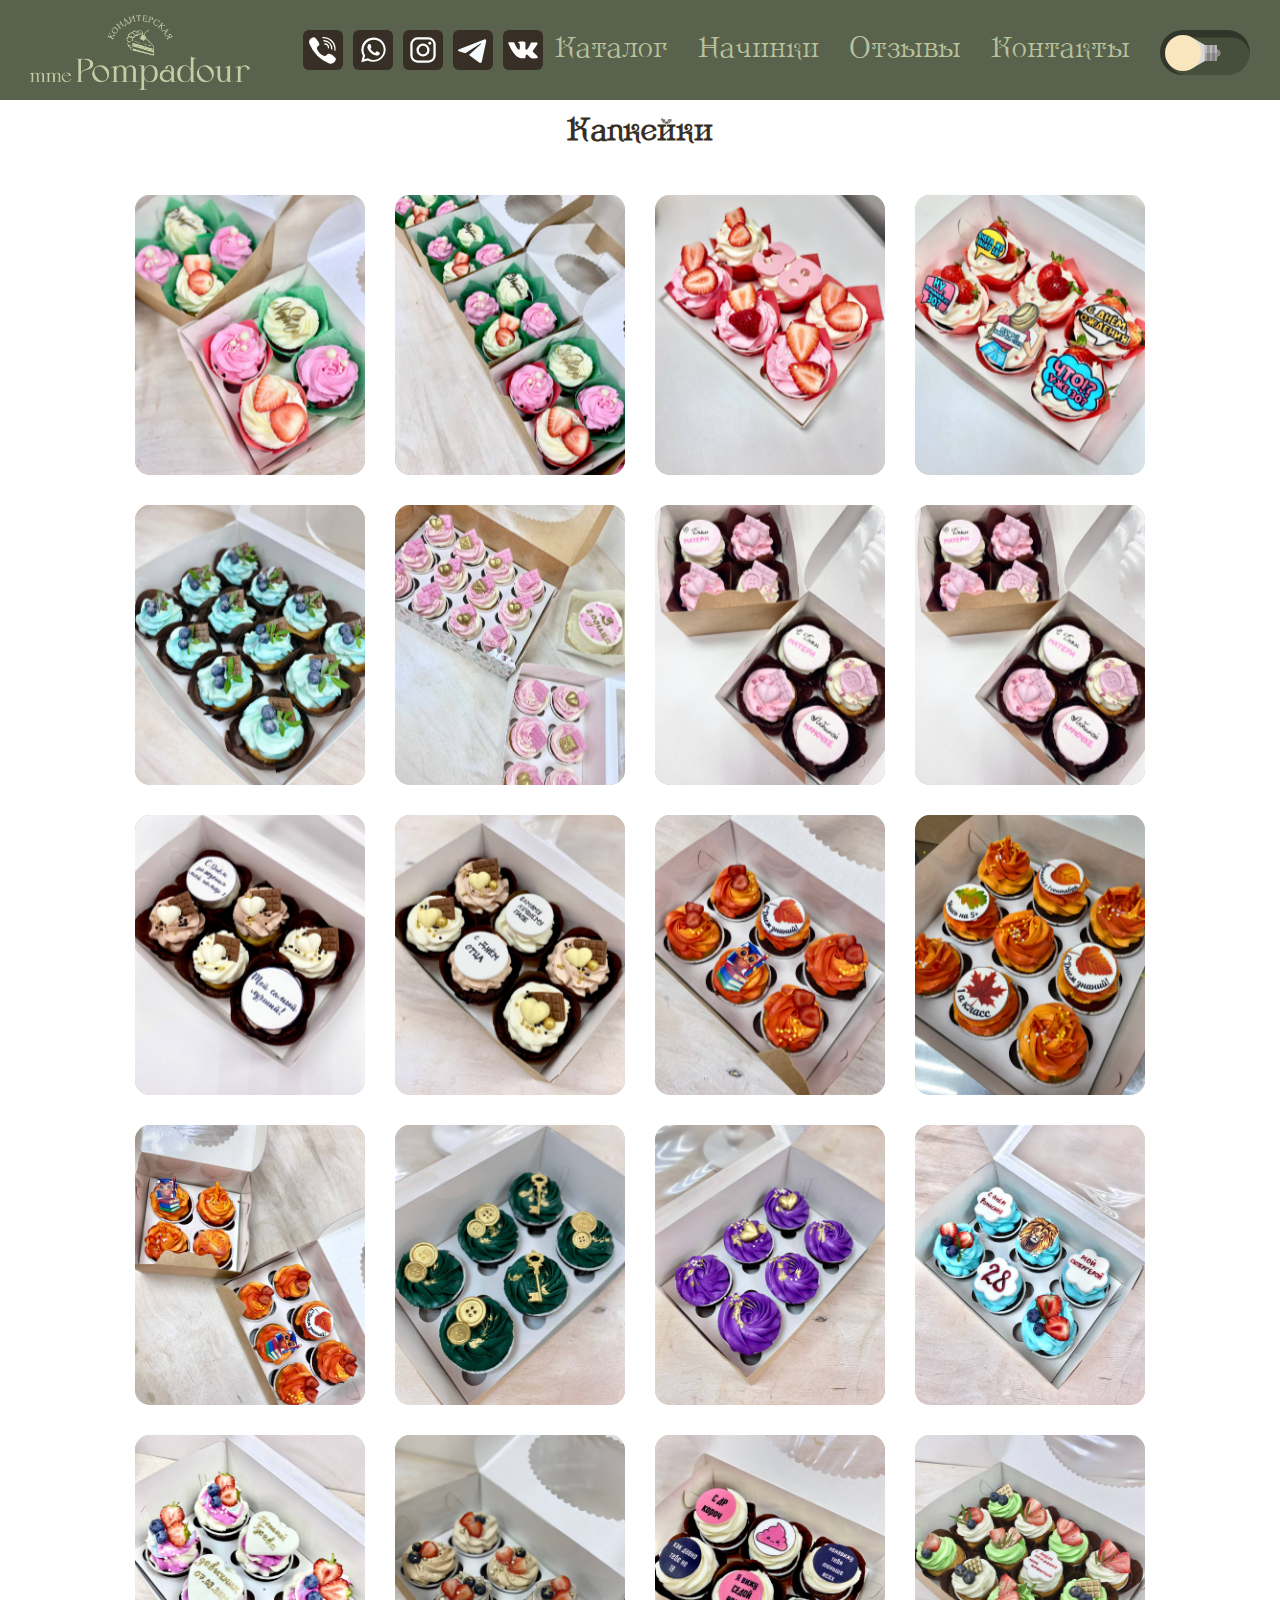
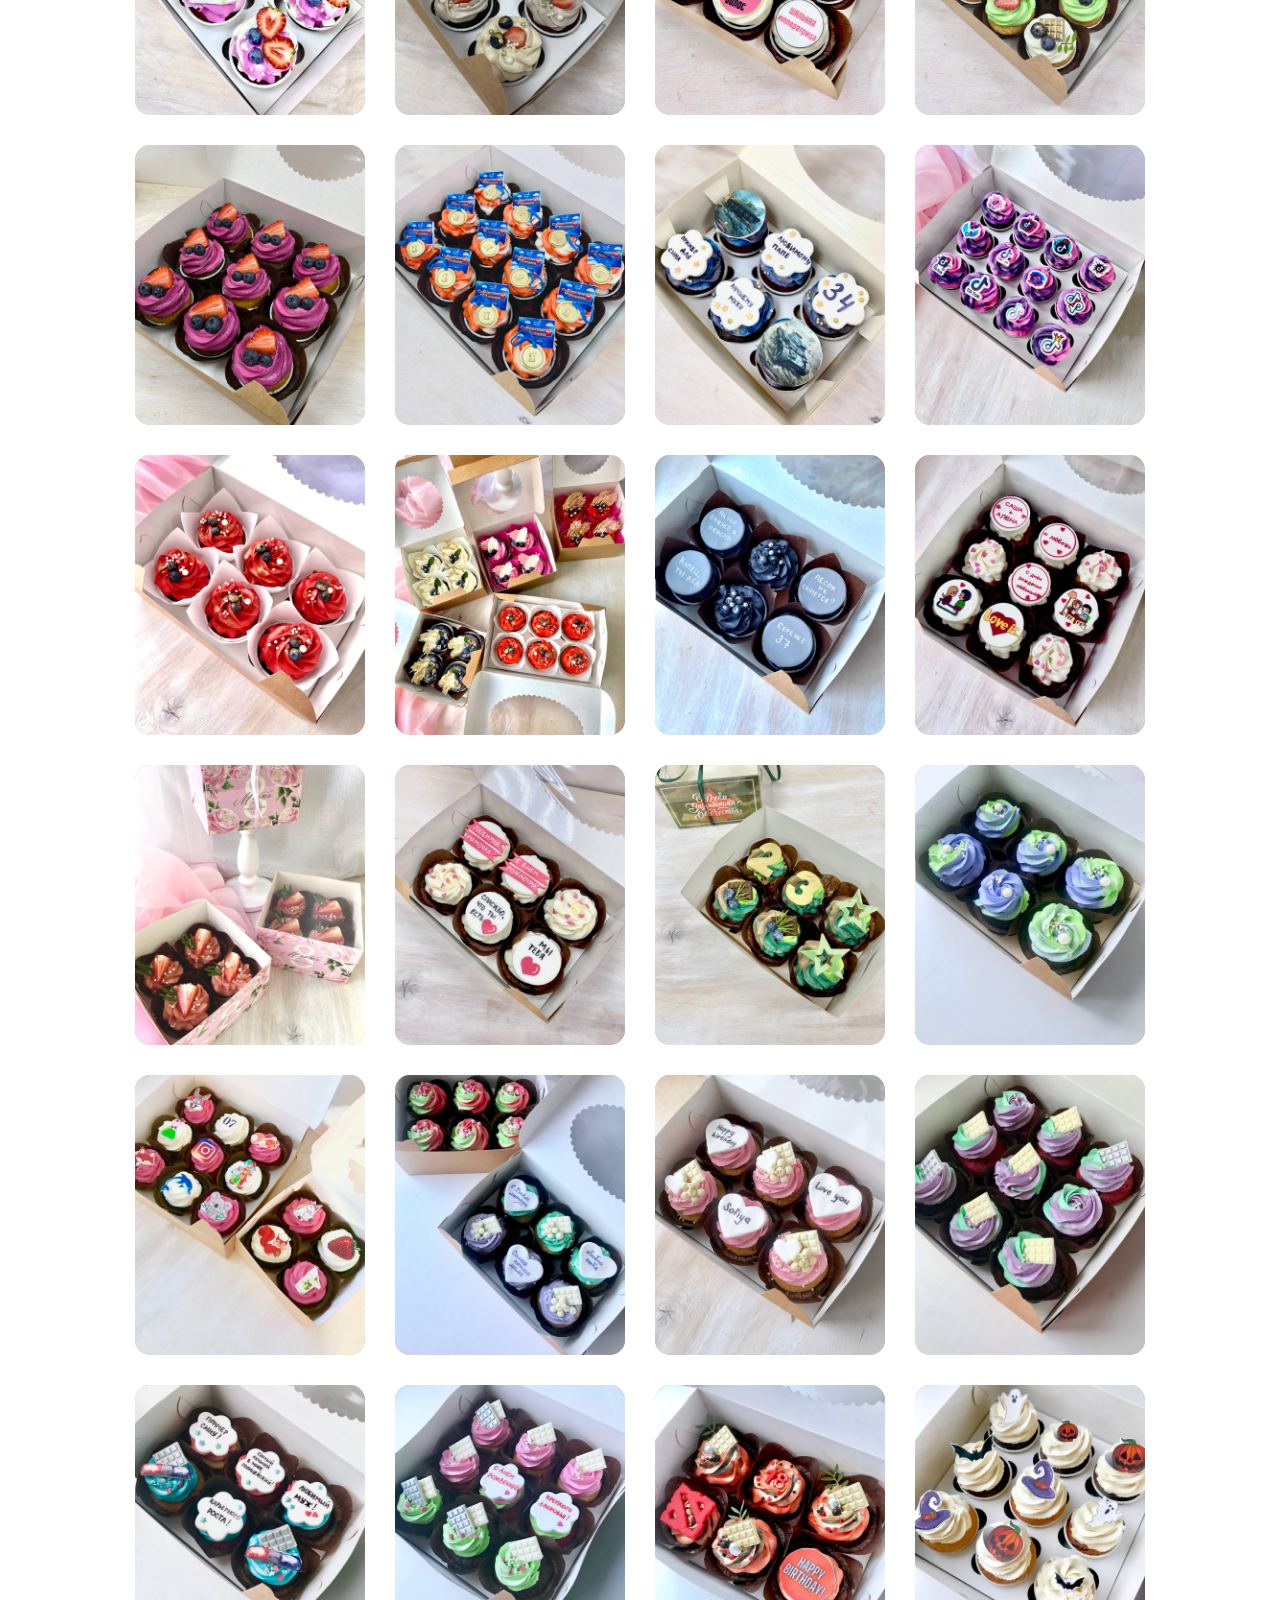
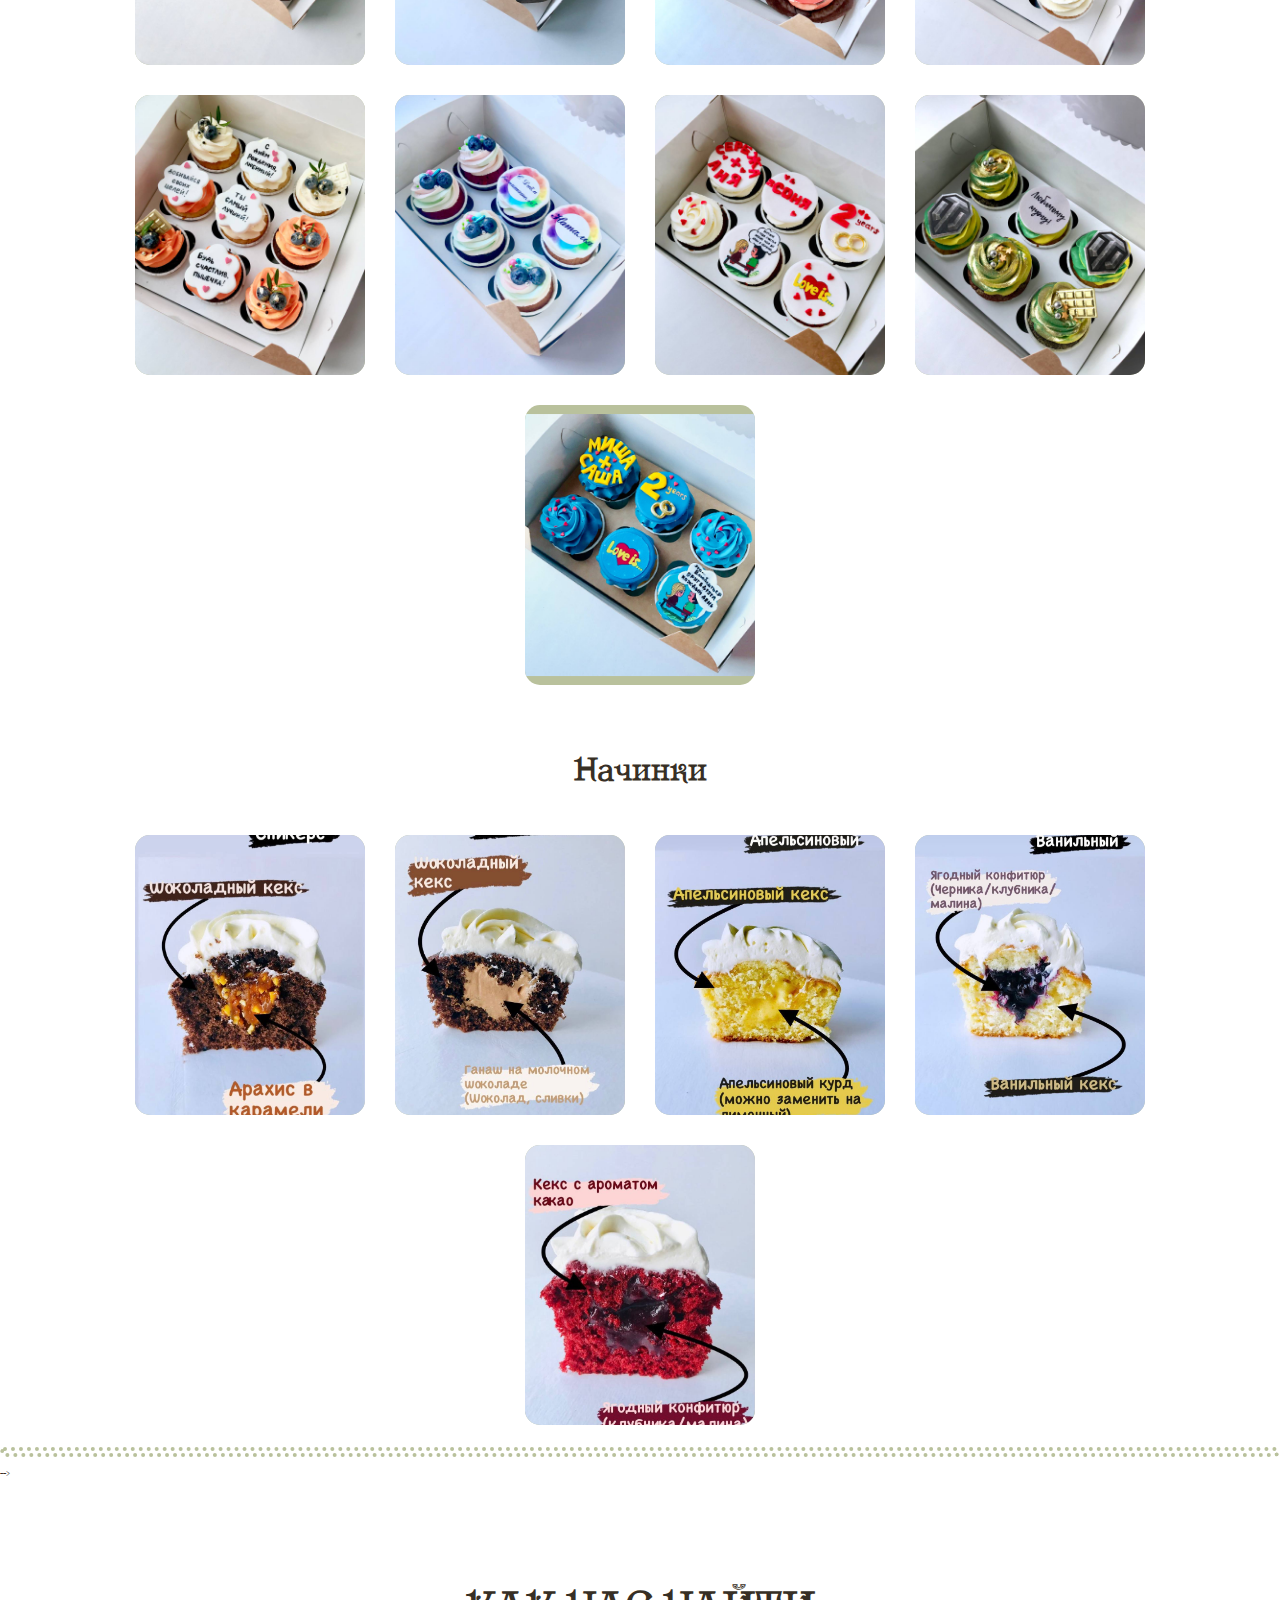
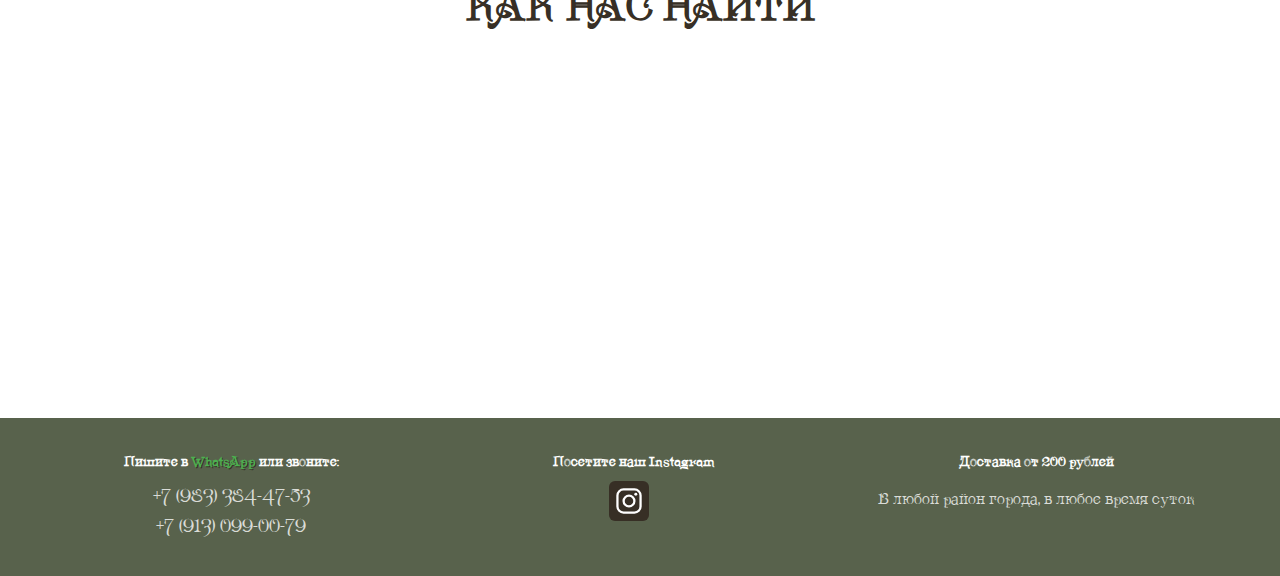
<file: cupcake.html>
<!DOCTYPE html>
<html lang="ru">
<head>
  <meta charset="UTF-8">
  <meta name="viewport" content="width=device-width, initial-scale=1.0">
  <meta http-equiv="X-UA-Compatible" content="ie=edge">
  <link rel="stylesheet" href="assets/css/style.css?v2.6">
  <link rel="stylesheet" type="text/css" href="assets/libs/slick/slick.css?v2.6"/>
  <link rel="stylesheet" type="text/css" href="assets/libs/slick/slick-theme.css?v2.6"/>
  <!-- Yandex.Metrika counter -->
  <script type="text/javascript" >
     (function(m,e,t,r,i,k,a){m[i]=m[i]||function(){(m[i].a=m[i].a||[]).push(arguments)};
     m[i].l=1*new Date();k=e.createElement(t),a=e.getElementsByTagName(t)[0],k.async=1,k.src=r,a.parentNode.insertBefore(k,a)})
     (window, document, "script", "https://mc.yandex.ru/metrika/tag.js", "ym");

     ym(62461177, "init", {
          clickmap:true,
          trackLinks:true,
          accurateTrackBounce:true,
          webvisor:true
     });
  </script>
  <noscript><div><img src="https://mc.yandex.ru/watch/62461177" style="position:absolute; left:-9999px;" alt="" /></div></noscript>
  <!-- /Yandex.Metrika counter -->
  <meta name="yandex-verification" content="cc0d4b3020ef75e9" />
  <meta name="google-site-verification" content="Q72_aIWAUgb_UvIPxEuSygoXmidBNdBYXAlw1rnaRxo" />
  <meta name="description" content="Торты, имбирные пряники, трайфлы, капкейки! Сделайте сладкий подарок себе и любимым">
  <meta name="google" content="notranslate" />
  <meta name="Keywords" content="Торт, Заказать торт, Кошкин Торт, Торты на заказ, торт Барнаул, Пряники Барнаул, Имбирные пряники, Трайфлы Барнаул, Капкейки Барнаул, Капкейки на заказ"/>
  <link href="https://fonts.googleapis.com/css?family=Comfortaa:300|Pacifico&display=swap" rel="stylesheet">
  <link rel="stylesheet" href="assets/libs/fancybox/jquery.fancybox.min.css?v2.6" />
  <link rel="apple-touch-icon" sizes="180x180" href="assets/images/favicon/apple-touch-icon.png?v2.6">
  <link rel="icon" type="image/png" sizes="32x32" href="assets/images/favicon/favicon-32x32.png?v2.6">
  <link rel="icon" type="image/png" sizes="16x16" href="assets/images/favicon/favicon-16x16.png?v2.6">
  <meta name="msapplication-TileColor" content="#da532c">
  <meta name="theme-color" content="#ffffff">
  <script src="assets/libs/jquery/jquery-3.4.1.js?v2.6"></script>
  <title>ТОРТЫ НА ЗАКАЗ Барнаул</title>

</head>
<body>


      <!-- Sprite -->
<svg style="display: none;">

    <symbol id="phone__icon" viewBox="0 0 512 512">
      <g>
        <rect width="512" height="512" rx="15%" fill="#372f25"/><path fill="#fff" d="M395 338c-10-9-22-17-33-23-23-16-43-17-59 6-10 14-23 16-37 10-39-18-68-43-84-82-8-16-8-31 10-42 9-6 19-14 18-28-1-18-44-78-62-84-8-2-14-2-22 0-41 14-57 46-42 85a451 451 0 0 0 251 248l17 5c26 0 57-25 67-50 9-24-10-34-24-45z"/><path fill="none" stroke="#fff" stroke-linecap="round" stroke-width="17" d="M268 138s41-1 72 30c31 30 27 74 27 74m-87-63s18-2 33 14c15 15 13 34 13 34M255 98s64-3 111 44c47 48 43 114 43 114"/>
      </g>
    </symbol>

    <symbol id="whatsapp__icon" viewBox="0 0 512 512">
      <g>
        <rect width="512" height="512" fill="#372f25" rx="15%"/><path fill="#fff" d="M308 273c-3-2-6-3-9 1l-12 16c-3 2-5 3-9 1-15-8-36-17-54-47-1-4 1-6 3-8l9-14c2-2 1-4 0-6l-12-29c-3-8-6-7-9-7h-8c-2 0-6 1-10 5-22 22-13 53 3 73 3 4 23 40 66 59 32 14 39 12 48 10 11-1 22-10 27-19 1-3 6-16 2-18m-79 94c-41 0-72-22-72-22l-49 13 12-48s-20-31-20-70c0-72 59-132 132-132 68 0 126 53 126 127 0 72-58 131-129 132m-159 29l83-23a158 158 0 0 0 230-140c0-86-68-155-154-155a158 158 0 0 0-137 236"/>
      </g>
    </symbol>

    <symbol id="instagram__icon" viewBox="0 0 512 512">
      <g>
        <rect width="512" height="512" rx="15%" fill="#372f25"/><g fill="none" stroke="#fff" stroke-width="29"><rect height="296" rx="78" width="296" x="108" y="108"/><circle cx="256" cy="256" r="69"/></g><circle cx="343" cy="169" fill="#fff" r="19"/>
      </g>
    </symbol>

    <symbol id="telegram__icon" viewBox="0 0 512 512">
      <g>
        <rect width="512" height="512" rx="15%" fill="#372f25"/><path fill="#372f25" d="M199 404c-11 0-10-4-13-14l-32-105 245-144"/><path fill="#372f25" d="M199 404c7 0 11-4 16-8l45-43-56-34"/><path fill="#f6fbfe" d="M204 319l135 99c14 9 26 4 30-14l55-258c5-22-9-32-24-25L79 245c-21 8-21 21-4 26l83 26 190-121c9-5 17-3 11 4"/>
    </symbol>

    <symbol id="vkontakte__icon" viewBox="0 0 512 512">
      <g>
        <rect width="512" height="512" fill="#372f25" rx="15%"/><path fill="#fff" d="M274 363c5-1 14-3 14-15 0 0-1-30 13-34s32 29 51 42c14 9 25 8 25 8l51-1s26-2 14-23c-1-2-9-15-39-42-31-30-26-25 11-76 23-31 33-50 30-57-4-7-20-6-20-6h-57c-6 0-9 1-12 6 0 0-9 25-21 45-25 43-35 45-40 42-9-5-7-24-7-37 0-45 7-61-13-65-13-2-59-4-73 3-7 4-11 11-8 12 3 0 12 1 17 7 8 13 9 75-2 81-15 11-53-62-62-86-2-6-5-7-12-9H79c-6 0-15 1-11 13 27 56 83 193 184 192z"/>
    </symbol>

</svg>


      <!---Header--->
<header class="header" id="header">
    <div class="container">
      <div class="header__inner">
        <a href="./index.html">
        <img class="logo__image" src="assets/images/pompadour_logo.png?v2.6" alt="" >
        </a>

        <div class="social__block">
          <a class="social__item phone__item" href="tel:+79833844753">
            <svg class="social__icon"><use xlink:href="#phone__icon"></use></svg>
          </a>

          <a class="social__item whatsapp__item" href="https://wa.me/79833844753?text=Хочу%20вкусный%20торт!" target="_blank">
            <svg class="social__icon"><use xlink:href="#whatsapp__icon"></use></svg>
          </a>

          <a class="social__item instagram__item" href="https://www.instagram.com/m_pompadour_/" target="_blank">
            <svg class="social__icon"><use xlink:href="#instagram__icon"></use></svg>
          </a>

          <a class="social__item telegram__item" href="https://t.me/mme_Pompadour" target="_blank">
            <svg class="social__icon"><use xlink:href="#telegram__icon"></use></svg>
          </a>

          <a class="social__item vkontakte__item" href="https://vk.com/mme_pompadour" target="_blank">
            <svg class="social__icon"><use xlink:href="#vkontakte__icon"></use></svg>
          </a>
        </div>

        <nav class="nav">
          <a class="nav__link" href="#catalog" data-scroll="#catalog">Каталог</a>
          <a class="nav__link" href="#stuff" data-scroll="#stuff">Начинки</a>
          <a class="nav__link" href="#reviews" data-scroll="#reviews">Отзывы</a>
          <a class="nav__link" href="#footer" data-scroll="#footer">Контакты</a>
          <input class="l" type="checkbox" id="btn--light">
        </nav>

        <input class="l m" type="checkbox" id="btn--light2">


        <button class="burger" id="burger" type="button">
          <div class="burger__item" id="burger__item">Menu</div>
          <div class="burger__subitem" id="burger__subitem">
            <a class="burger__link" href="#catalog" data-scroll="#catalog">Каталог</a>
            <a class="burger__link" href="#stuff" data-scroll="#stuff">Начинки</a>
            <a class="burger__link" href="#stuff" data-scroll="#gallery">Галерея</a>
            <a class="burger__link" href="#reviews" data-scroll="#reviews">Отзывы</a>
            <a class="burger__link" href="#footer" data-scroll="#footer">Контакты</a>
          </div>
        </button>
      </div><!-- header__inner -->
    </div><!-- container -->
</header>

<!-- <div class="intro" id="intro">
    <div class="container">
      <div class="intro__inner">
        <div class="intro__suptext">
          <h1>Торты на заказ</h1>
        </div>
        <div class="intro__subtext">
          <p>с доставкой по Барнаулу</p>

          <a class="btn btn--red" href="#gallery" data-scroll="#gallery">От 1400 ₽/кг</a>
          <br>
          <a class="phone__number" href="tel:+79833844753">+7 (983) 384-47-53</a>
          <div class="social__block">
            <a class="social__item phone__item" href="tel:+79833844753">
              <svg class="social__icon"><use xlink:href="#phone__icon"></use></svg>
            </a>

            <a class="social__item whatsapp__item" href="https://wa.me/79833844753?text=Хочу%20вкусный%20торт!">
              <svg class="social__icon"><use xlink:href="#whatsapp__icon"></use></svg>
            </a>

            <a class="social__item instagram__item" href="https://www.instagram.com/m_pompadour_/">
              <svg class="social__icon"><use xlink:href="#instagram__icon"></use></svg>
            </a>

            <a class="social__item telegram__item" href="https://t.me/mme_Pompadour">
              <svg class="social__icon"><use xlink:href="#telegram__icon"></use></svg>
            </a>

            <a class="social__item vkontakte__item" href="https://vk.com/mme_pompadour">
              <svg class="social__icon"><use xlink:href="#vkontakte__icon"></use></svg>
            </a>
          </div>
        </div>
      </div><!-- intro__inner -->
    </div><!-- container -->
</div><!-- intro --> -->


<!-- catalog -->
<!-- <div class="block__header" id="catalog"><h2>Предлагаем Вам</h2></div>

<div class="container">
  <div class="catalog">

    <a class="catalog__item" href="#stuff" data-scroll="#stuff">
      <img class="catalog__icon" src="assets/images/catalog/catalog-2.png?v2.6" alt="">
      <h4 class="catalog__title">Начинки</h4>
      <div class="catalog__text">Разнообразные сочетания крема, ягод, фруктов и орехов</div>
    </a>

    <a class="catalog__item" href="#cakes" data-scroll="#cakes">
      <img class="catalog__icon" src="assets/images/catalog/catalog-1.png?v2.6" alt="">
      <h4 class="catalog__title">Торты</h4>
      <div class="catalog__text">Всевозможные варианты вкуснейших тортов</div>
    </a>

    <a class="catalog__item" href="#cakes" data-scroll="#gingerbread">
      <img class="catalog__icon" src="assets/images/catalog/catalog-3.png?v2.6" alt="">
      <h4 class="catalog__title">Имбирные пряники</h4>
      <div class="catalog__text">Детские, праздничные, тематические и ароматные</div>
    </a>

    <a class="catalog__item" href="#cakes" data-scroll="#trifles">
      <img class="catalog__icon" src="assets/images/catalog/catalog-4.png?v2.6" alt="">
      <h4 class="catalog__title">Трайфлы</h4>
      <div class="catalog__text">Хотите увидеть английский десерт на Вашем праздничном столе?</div>
    </a>

    <div class="catalog__item">
      <img class="catalog__icon" src="assets/images/catalog/catalog-5.png?v2.6" alt="">
      <h4 class="catalog__title">Капкейки</h4>
      <div class="catalog__text">Нежные порционные угощения</div>
    </div><!-- catalog__item -->
    <!-- <div class="catalog__item">
      <img class="catalog__icon" src="assets/images/catalog/catalog-6.png?v2.6" alt="">
      <h4 class="catalog__title">Украшения</h4>
      <div class="catalog__text">Уйма всевозможных вариантов сделать Ваш торт уникальным</div> -->
    </div><!-- catalog__item -->
  </div><!-- catalog -->
</div><!-- container -->

<hr> -->

<div class="block__header" id="cakes"><h3>Капкейки</h3></div>
<div class="gallery">
  <a data-fancybox="gallery" href="assets/images/cupcake/1.jpg?v2.6"><img src="assets/images/cupcake/thumbs/1.jpg?v2.6"><div class="gallery__text"></div></a>
  <a data-fancybox="gallery" href="assets/images/cupcake/2.jpg?v2.6"><img src="assets/images/cupcake/thumbs/2.jpg?v2.6"><div class="gallery__text"></div></a>
  <a data-fancybox="gallery" href="assets/images/cupcake/3.jpg?v2.6"><img src="assets/images/cupcake/thumbs/3.jpg?v2.6"><div class="gallery__text"></div></a>
  <a data-fancybox="gallery" href="assets/images/cupcake/4.jpg?v2.6"><img src="assets/images/cupcake/thumbs/4.jpg?v2.6"><div class="gallery__text"></div></a>
  <a data-fancybox="gallery" href="assets/images/cupcake/5.jpg?v2.6"><img src="assets/images/cupcake/thumbs/5.jpg?v2.6"><div class="gallery__text"></div></a>
  <a data-fancybox="gallery" href="assets/images/cupcake/6.jpg?v2.6"><img src="assets/images/cupcake/thumbs/6.jpg?v2.6"><div class="gallery__text"></div></a>
  <a data-fancybox="gallery" href="assets/images/cupcake/7.jpg?v2.6"><img src="assets/images/cupcake/thumbs/7.jpg?v2.6"><div class="gallery__text"></div></a>
  <a data-fancybox="gallery" href="assets/images/cupcake/8.jpg?v2.6"><img src="assets/images/cupcake/thumbs/8.jpg?v2.6"><div class="gallery__text"></div></a>
  <a data-fancybox="gallery" href="assets/images/cupcake/9.jpg?v2.6"><img src="assets/images/cupcake/thumbs/9.jpg?v2.6"><div class="gallery__text"></div></a>
  <a data-fancybox="gallery" href="assets/images/cupcake/11.jpg?v2.6"><img src="assets/images/cupcake/thumbs/11.jpg?v2.6"><div class="gallery__text"></div></a>
  <a data-fancybox="gallery" href="assets/images/cupcake/12.jpg?v2.6"><img src="assets/images/cupcake/thumbs/12.jpg?v2.6"><div class="gallery__text"></div></a>
  <a data-fancybox="gallery" href="assets/images/cupcake/13.jpg?v2.6"><img src="assets/images/cupcake/thumbs/13.jpg?v2.6"><div class="gallery__text"></div></a>
  <a data-fancybox="gallery" href="assets/images/cupcake/14.jpg?v2.6"><img src="assets/images/cupcake/thumbs/14.jpg?v2.6"><div class="gallery__text"></div></a>
  <a data-fancybox="gallery" href="assets/images/cupcake/15.jpg?v2.6"><img src="assets/images/cupcake/thumbs/15.jpg?v2.6"><div class="gallery__text"></div></a>
  <a data-fancybox="gallery" href="assets/images/cupcake/16.jpg?v2.6"><img src="assets/images/cupcake/thumbs/16.jpg?v2.6"><div class="gallery__text"></div></a>
  <a data-fancybox="gallery" href="assets/images/cupcake/17.jpg?v2.6"><img src="assets/images/cupcake/thumbs/17.jpg?v2.6"><div class="gallery__text"></div></a>
  <a data-fancybox="gallery" href="assets/images/cupcake/18.jpg?v2.6"><img src="assets/images/cupcake/thumbs/18.jpg?v2.6"><div class="gallery__text"></div></a>
  <a data-fancybox="gallery" href="assets/images/cupcake/19.jpg?v2.6"><img src="assets/images/cupcake/thumbs/19.jpg?v2.6"><div class="gallery__text"></div></a>
  <a data-fancybox="gallery" href="assets/images/cupcake/20.jpg?v2.6"><img src="assets/images/cupcake/thumbs/20.jpg?v2.6"><div class="gallery__text"></div></a>
  <a data-fancybox="gallery" href="assets/images/cupcake/21.jpg?v2.6"><img src="assets/images/cupcake/thumbs/21.jpg?v2.6"><div class="gallery__text"></div></a>
  <a data-fancybox="gallery" href="assets/images/cupcake/22.jpg?v2.6"><img src="assets/images/cupcake/thumbs/22.jpg?v2.6"><div class="gallery__text"></div></a>
  <a data-fancybox="gallery" href="assets/images/cupcake/23.jpg?v2.6"><img src="assets/images/cupcake/thumbs/23.jpg?v2.6"><div class="gallery__text"></div></a>
  <a data-fancybox="gallery" href="assets/images/cupcake/24.jpg?v2.6"><img src="assets/images/cupcake/thumbs/24.jpg?v2.6"><div class="gallery__text"></div></a>
  <a data-fancybox="gallery" href="assets/images/cupcake/25.jpg?v2.6"><img src="assets/images/cupcake/thumbs/25.jpg?v2.6"><div class="gallery__text"></div></a>
  <a data-fancybox="gallery" href="assets/images/cupcake/26.jpg?v2.6"><img src="assets/images/cupcake/thumbs/26.jpg?v2.6"><div class="gallery__text"></div></a>
  <a data-fancybox="gallery" href="assets/images/cupcake/27.jpg?v2.6"><img src="assets/images/cupcake/thumbs/27.jpg?v2.6"><div class="gallery__text"></div></a>
  <a data-fancybox="gallery" href="assets/images/cupcake/28.jpg?v2.6"><img src="assets/images/cupcake/thumbs/28.jpg?v2.6"><div class="gallery__text"></div></a>
  <a data-fancybox="gallery" href="assets/images/cupcake/29.jpg?v2.6"><img src="assets/images/cupcake/thumbs/29.jpg?v2.6"><div class="gallery__text"></div></a>
  <a data-fancybox="gallery" href="assets/images/cupcake/30.jpg?v2.6"><img src="assets/images/cupcake/thumbs/30.jpg?v2.6"><div class="gallery__text"></div></a>
  <a data-fancybox="gallery" href="assets/images/cupcake/31.jpg?v2.6"><img src="assets/images/cupcake/thumbs/31.jpg?v2.6"><div class="gallery__text"></div></a>
  <a data-fancybox="gallery" href="assets/images/cupcake/32.jpg?v2.6"><img src="assets/images/cupcake/thumbs/32.jpg?v2.6"><div class="gallery__text"></div></a>
  <a data-fancybox="gallery" href="assets/images/cupcake/33.jpg?v2.6"><img src="assets/images/cupcake/thumbs/33.jpg?v2.6"><div class="gallery__text"></div></a>
  <a data-fancybox="gallery" href="assets/images/cupcake/34.jpg?v2.6"><img src="assets/images/cupcake/thumbs/34.jpg?v2.6"><div class="gallery__text"></div></a>
  <a data-fancybox="gallery" href="assets/images/cupcake/35.jpg?v2.6"><img src="assets/images/cupcake/thumbs/35.jpg?v2.6"><div class="gallery__text"></div></a>
  <a data-fancybox="gallery" href="assets/images/cupcake/36.jpg?v2.6"><img src="assets/images/cupcake/thumbs/36.jpg?v2.6"><div class="gallery__text"></div></a>
  <a data-fancybox="gallery" href="assets/images/cupcake/37.jpg?v2.6"><img src="assets/images/cupcake/thumbs/37.jpg?v2.6"><div class="gallery__text"></div></a>
  <a data-fancybox="gallery" href="assets/images/cupcake/38.jpg?v2.6"><img src="assets/images/cupcake/thumbs/38.jpg?v2.6"><div class="gallery__text"></div></a>
  <a data-fancybox="gallery" href="assets/images/cupcake/39.jpg?v2.6"><img src="assets/images/cupcake/thumbs/39.jpg?v2.6"><div class="gallery__text"></div></a>
  <a data-fancybox="gallery" href="assets/images/cupcake/40.jpg?v2.6"><img src="assets/images/cupcake/thumbs/40.jpg?v2.6"><div class="gallery__text"></div></a>
  <a data-fancybox="gallery" href="assets/images/cupcake/41.jpg?v2.6"><img src="assets/images/cupcake/thumbs/41.jpg?v2.6"><div class="gallery__text"></div></a>
  <a data-fancybox="gallery" href="assets/images/cupcake/42.jpg?v2.6"><img src="assets/images/cupcake/thumbs/42.jpg?v2.6"><div class="gallery__text"></div></a>
  <a data-fancybox="gallery" href="assets/images/cupcake/43.jpg?v2.6"><img src="assets/images/cupcake/thumbs/43.jpg?v2.6"><div class="gallery__text"></div></a>
  <a data-fancybox="gallery" href="assets/images/cupcake/44.jpg?v2.6"><img src="assets/images/cupcake/thumbs/44.jpg?v2.6"><div class="gallery__text"></div></a>
  <a data-fancybox="gallery" href="assets/images/cupcake/45.jpg?v2.6"><img src="assets/images/cupcake/thumbs/45.jpg?v2.6"><div class="gallery__text"></div></a>
  <a data-fancybox="gallery" href="assets/images/cupcake/46.jpg?v2.6"><img src="assets/images/cupcake/thumbs/46.jpg?v2.6"><div class="gallery__text"></div></a>
</div>


<!-- Gallery -->
<!-- <div class="block__header" id="gallery"><h2>Примеры готовых работ</h2></div> -->
<div class="block__header" id="cakes"><h3>Начинки</h3></div>
<div class="gallery">
  <a data-fancybox="gallery" href="assets/images/cupcake/stuff/1.jpg?v2.6"><img src="assets/images/cupcake/stuff/thumbs/1.jpg?v2.6"><div class="gallery__text"></div></a>
  <a data-fancybox="gallery" href="assets/images/cupcake/stuff/2.jpg?v2.6"><img src="assets/images/cupcake/stuff/thumbs/2.jpg?v2.6"><div class="gallery__text"></div></a>
  <a data-fancybox="gallery" href="assets/images/cupcake/stuff/3.jpg?v2.6"><img src="assets/images/cupcake/stuff/thumbs/3.jpg?v2.6"><div class="gallery__text"></div></a>
  <a data-fancybox="gallery" href="assets/images/cupcake/stuff/4.jpg?v2.6"><img src="assets/images/cupcake/stuff/thumbs/4.jpg?v2.6"><div class="gallery__text"></div></a>
  <a data-fancybox="gallery" href="assets/images/cupcake/stuff/5.jpg?v2.6"><img src="assets/images/cupcake/stuff/thumbs/5.jpg?v2.6"><div class="gallery__text"></div></a>
</div>

<!-- stuff -->
<!-- <div class="block__header" id="stuff"><h2>Начинки</h2></div> -->

<!-- <div class="stuff">
  <div class="stuff__item">
    <img class="stuff__photo" src="assets/images/cupcakes/stuff/10.jpg?v2.6">
    <!-- <div class="stuff__content">
      <div class="stuff__title">Шоколад-банан-клубника</div>
      <!-- <div class="stuff__text">empty</div> -->
    <!-- </div><!-- stuff__content -->
  </div><!-- stuff__item -->

</div><!-- stuff -->

<hr> -->
<!-- Footer -->

<div class="block__header" id="footer"><h2>Как нас найти</h2></div>

<div class="container">
  <iframe class="geo" src="https://www.google.com/maps/embed?pb=!1m18!1m12!1m3!1d2379.9002082715583!2d83.73805151618829!3d53.3808349799863!2m3!1f0!2f0!3f0!3m2!1i1024!2i768!4f13.1!3m3!1m2!1s0x42dda4bce6031f3d%3A0xda0d618f439d8dc3!2z0L_RgC4g0JvQtdC90LjQvdCwLCAxOTUsINCR0LDRgNC90LDRg9C7LCDQkNC70YLQsNC50YHQutC40Lkg0LrRgNCw0LksIDY1NjAxMA!5e0!3m2!1sru!2sru!4v1584933605008!5m2!1sru!2sru" width="100%" height="350" frameborder="0" style="border:0;" allowfullscreen="" aria-hidden="false" tabindex="0"></iframe>
</div>


<footer class="footer">
  <div class="container">
    <div class="footer__inner">
      <div class="footer__bg"></div>
      <div class="footer__block">
        <h4 class="footer__title">Пишите в <a class="social__item whatsapp__item" href="https://wa.me/79833844753?text=Хочу%20вкусный%20торт!" target="_blank">WhatsApp</a> или звоните:</h4>
        <adress class="footer__adress">
          <div><a class="phone__footer" href="tel:+79833844753">+7 (983) 384-47-53</a></div>
          <div><a class="phone__footer" href="tel:+79130990079">+7 (913) 099-00-79</a></div>
        </adress>
      </div><!-- footer__block -->

    <div class="footer__block">
      <h4 class="footer__title">Посетите наш Instagram</h4>
      <a class="social__item instagram__item" href="https://www.instagram.com/m_pompadour_/">
        <svg class="social__icon"><use xlink:href="#instagram__icon"></use></svg>
      </a>
    </div><!-- footer__block -->

  <div class="footer__block">
    <h4 class="footer__title">Доставка от 200 рублей</h4>
    <div class="footer__text">
      <p>В любой район города, в любое время суток</p>
    </div><!-- footer__text -->
  </div><!-- footer__block -->

</div><!-- footer__inner -->
</div><!-- container -->


<script src="assets/js/app.js?v2.6"></script>
<script src="assets/libs/fancybox/jquery.fancybox.min.js?v2.6"></script>
<script src="assets/libs/slick/slick.min.js?v2.6"></script>



</body>
</html>
</file>
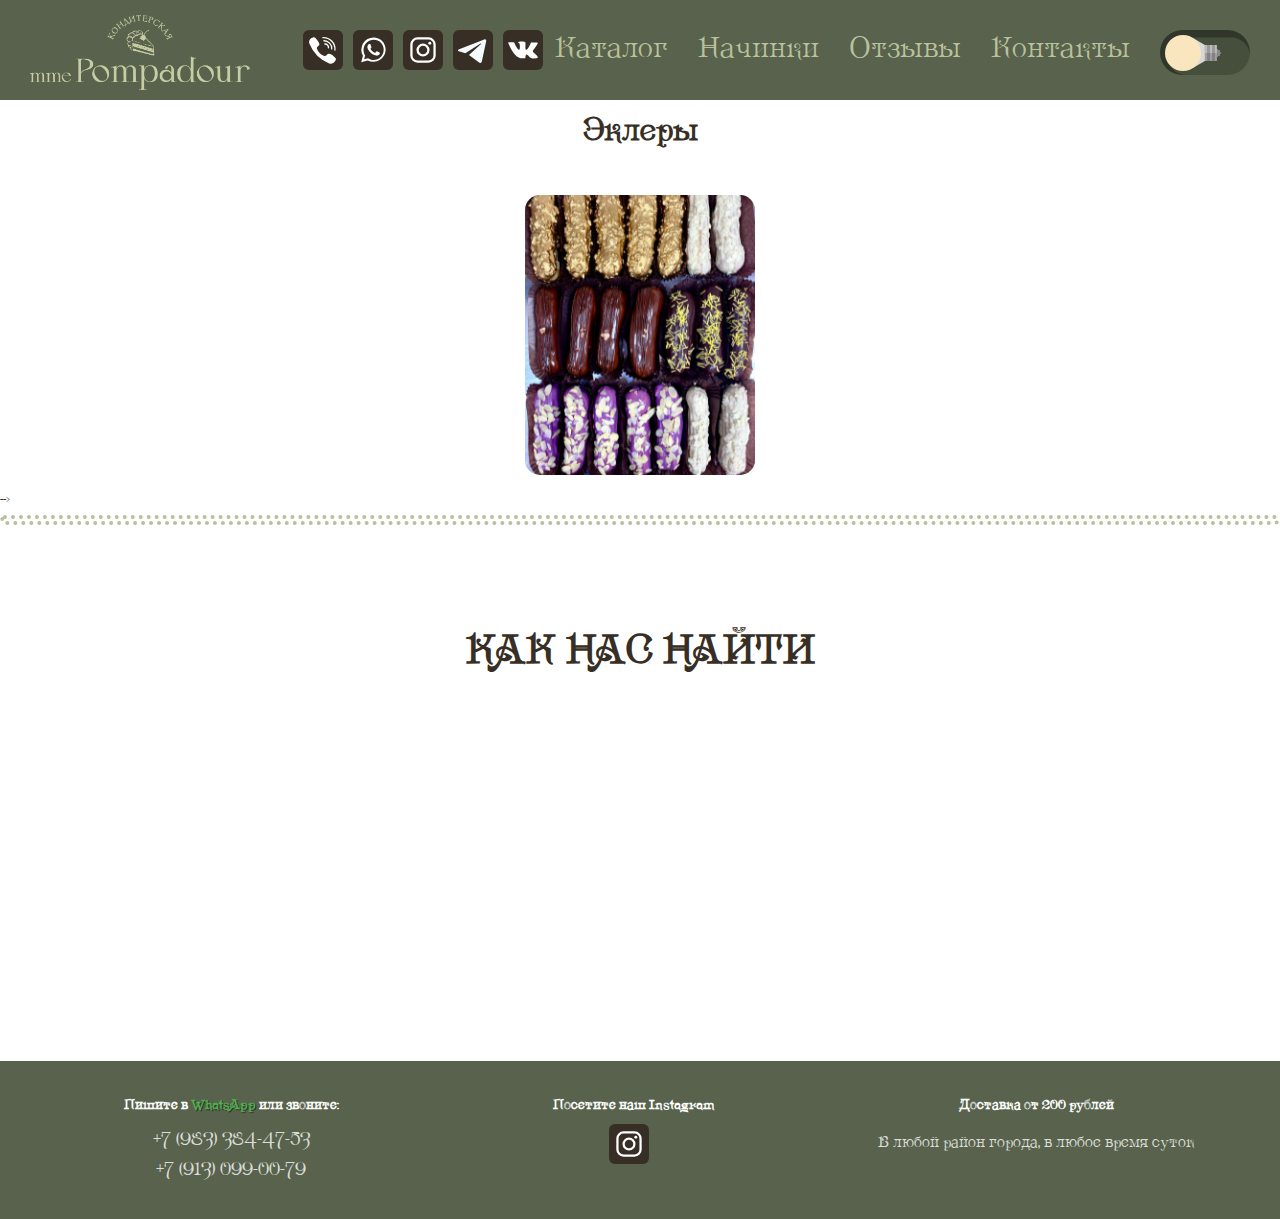
<file: eclair.html>
<!DOCTYPE html>
<html lang="ru">
<head>
  <meta charset="UTF-8">
  <meta name="viewport" content="width=device-width, initial-scale=1.0">
  <meta http-equiv="X-UA-Compatible" content="ie=edge">
  <link rel="stylesheet" href="assets/css/style.css?v2.6">
  <link rel="stylesheet" type="text/css" href="assets/libs/slick/slick.css?v2.6"/>
  <link rel="stylesheet" type="text/css" href="assets/libs/slick/slick-theme.css?v2.6"/>
  <!-- Yandex.Metrika counter -->
  <script type="text/javascript" >
     (function(m,e,t,r,i,k,a){m[i]=m[i]||function(){(m[i].a=m[i].a||[]).push(arguments)};
     m[i].l=1*new Date();k=e.createElement(t),a=e.getElementsByTagName(t)[0],k.async=1,k.src=r,a.parentNode.insertBefore(k,a)})
     (window, document, "script", "https://mc.yandex.ru/metrika/tag.js", "ym");

     ym(62461177, "init", {
          clickmap:true,
          trackLinks:true,
          accurateTrackBounce:true,
          webvisor:true
     });
  </script>
  <noscript><div><img src="https://mc.yandex.ru/watch/62461177" style="position:absolute; left:-9999px;" alt="" /></div></noscript>
  <!-- /Yandex.Metrika counter -->
  <meta name="yandex-verification" content="cc0d4b3020ef75e9" />
  <meta name="google-site-verification" content="Q72_aIWAUgb_UvIPxEuSygoXmidBNdBYXAlw1rnaRxo" />
  <meta name="description" content="Торты, имбирные пряники, трайфлы, капкейки! Сделайте сладкий подарок себе и любимым">
  <meta name="google" content="notranslate" />
  <meta name="Keywords" content="Торт, Заказать торт, Кошкин Торт, Торты на заказ, торт Барнаул, Пряники Барнаул, Имбирные пряники, Трайфлы Барнаул, Капкейки Барнаул, Капкейки на заказ"/>
  <link href="https://fonts.googleapis.com/css?family=Comfortaa:300|Pacifico&display=swap" rel="stylesheet">
  <link rel="stylesheet" href="assets/libs/fancybox/jquery.fancybox.min.css?v2.6" />
  <link rel="apple-touch-icon" sizes="180x180" href="assets/images/favicon/apple-touch-icon.png?v2.6">
  <link rel="icon" type="image/png" sizes="32x32" href="assets/images/favicon/favicon-32x32.png?v2.6">
  <link rel="icon" type="image/png" sizes="16x16" href="assets/images/favicon/favicon-16x16.png?v2.6">
  <meta name="msapplication-TileColor" content="#da532c">
  <meta name="theme-color" content="#ffffff">
  <script src="assets/libs/jquery/jquery-3.4.1.js?v2.6"></script>
  <title>ТОРТЫ НА ЗАКАЗ Барнаул</title>

</head>
<body>


      <!-- Sprite -->
<svg style="display: none;">

    <symbol id="phone__icon" viewBox="0 0 512 512">
      <g>
        <rect width="512" height="512" rx="15%" fill="#372f25"/><path fill="#fff" d="M395 338c-10-9-22-17-33-23-23-16-43-17-59 6-10 14-23 16-37 10-39-18-68-43-84-82-8-16-8-31 10-42 9-6 19-14 18-28-1-18-44-78-62-84-8-2-14-2-22 0-41 14-57 46-42 85a451 451 0 0 0 251 248l17 5c26 0 57-25 67-50 9-24-10-34-24-45z"/><path fill="none" stroke="#fff" stroke-linecap="round" stroke-width="17" d="M268 138s41-1 72 30c31 30 27 74 27 74m-87-63s18-2 33 14c15 15 13 34 13 34M255 98s64-3 111 44c47 48 43 114 43 114"/>
      </g>
    </symbol>

    <symbol id="whatsapp__icon" viewBox="0 0 512 512">
      <g>
        <rect width="512" height="512" fill="#372f25" rx="15%"/><path fill="#fff" d="M308 273c-3-2-6-3-9 1l-12 16c-3 2-5 3-9 1-15-8-36-17-54-47-1-4 1-6 3-8l9-14c2-2 1-4 0-6l-12-29c-3-8-6-7-9-7h-8c-2 0-6 1-10 5-22 22-13 53 3 73 3 4 23 40 66 59 32 14 39 12 48 10 11-1 22-10 27-19 1-3 6-16 2-18m-79 94c-41 0-72-22-72-22l-49 13 12-48s-20-31-20-70c0-72 59-132 132-132 68 0 126 53 126 127 0 72-58 131-129 132m-159 29l83-23a158 158 0 0 0 230-140c0-86-68-155-154-155a158 158 0 0 0-137 236"/>
      </g>
    </symbol>

    <symbol id="instagram__icon" viewBox="0 0 512 512">
      <g>
        <rect width="512" height="512" rx="15%" fill="#372f25"/><g fill="none" stroke="#fff" stroke-width="29"><rect height="296" rx="78" width="296" x="108" y="108"/><circle cx="256" cy="256" r="69"/></g><circle cx="343" cy="169" fill="#fff" r="19"/>
      </g>
    </symbol>

    <symbol id="telegram__icon" viewBox="0 0 512 512">
      <g>
        <rect width="512" height="512" rx="15%" fill="#372f25"/><path fill="#372f25" d="M199 404c-11 0-10-4-13-14l-32-105 245-144"/><path fill="#372f25" d="M199 404c7 0 11-4 16-8l45-43-56-34"/><path fill="#f6fbfe" d="M204 319l135 99c14 9 26 4 30-14l55-258c5-22-9-32-24-25L79 245c-21 8-21 21-4 26l83 26 190-121c9-5 17-3 11 4"/>
    </symbol>

    <symbol id="vkontakte__icon" viewBox="0 0 512 512">
      <g>
        <rect width="512" height="512" fill="#372f25" rx="15%"/><path fill="#fff" d="M274 363c5-1 14-3 14-15 0 0-1-30 13-34s32 29 51 42c14 9 25 8 25 8l51-1s26-2 14-23c-1-2-9-15-39-42-31-30-26-25 11-76 23-31 33-50 30-57-4-7-20-6-20-6h-57c-6 0-9 1-12 6 0 0-9 25-21 45-25 43-35 45-40 42-9-5-7-24-7-37 0-45 7-61-13-65-13-2-59-4-73 3-7 4-11 11-8 12 3 0 12 1 17 7 8 13 9 75-2 81-15 11-53-62-62-86-2-6-5-7-12-9H79c-6 0-15 1-11 13 27 56 83 193 184 192z"/>
    </symbol>

</svg>


      <!---Header--->
<header class="header" id="header">
    <div class="container">
      <div class="header__inner">
        <a href="./index.html">
        <img class="logo__image" src="assets/images/pompadour_logo.png?v2.6" alt="" >
        </a>

        <div class="social__block">
          <a class="social__item phone__item" href="tel:+79833844753">
            <svg class="social__icon"><use xlink:href="#phone__icon"></use></svg>
          </a>

          <a class="social__item whatsapp__item" href="https://wa.me/79833844753?text=Хочу%20вкусный%20торт!" target="_blank">
            <svg class="social__icon"><use xlink:href="#whatsapp__icon"></use></svg>
          </a>

          <a class="social__item instagram__item" href="https://www.instagram.com/m_pompadour_/" target="_blank">
            <svg class="social__icon"><use xlink:href="#instagram__icon"></use></svg>
          </a>

          <a class="social__item telegram__item" href="https://t.me/mme_Pompadour" target="_blank">
            <svg class="social__icon"><use xlink:href="#telegram__icon"></use></svg>
          </a>

          <a class="social__item vkontakte__item" href="https://vk.com/mme_pompadour" target="_blank">
            <svg class="social__icon"><use xlink:href="#vkontakte__icon"></use></svg>
          </a>
        </div>

        <nav class="nav">
          <a class="nav__link" href="#catalog" data-scroll="#catalog">Каталог</a>
          <a class="nav__link" href="#stuff" data-scroll="#stuff">Начинки</a>
          <a class="nav__link" href="#reviews" data-scroll="#reviews">Отзывы</a>
          <a class="nav__link" href="#footer" data-scroll="#footer">Контакты</a>
          <input class="l" type="checkbox" id="btn--light">
        </nav>

        <input class="l m" type="checkbox" id="btn--light2">


        <button class="burger" id="burger" type="button">
          <div class="burger__item" id="burger__item">Menu</div>
          <div class="burger__subitem" id="burger__subitem">
            <a class="burger__link" href="#catalog" data-scroll="#catalog">Каталог</a>
            <a class="burger__link" href="#stuff" data-scroll="#stuff">Начинки</a>
            <a class="burger__link" href="#stuff" data-scroll="#gallery">Галерея</a>
            <a class="burger__link" href="#reviews" data-scroll="#reviews">Отзывы</a>
            <a class="burger__link" href="#footer" data-scroll="#footer">Контакты</a>
          </div>
        </button>
      </div><!-- header__inner -->
    </div><!-- container -->
</header>

<!-- <div class="intro" id="intro">
    <div class="container">
      <div class="intro__inner">
        <div class="intro__suptext">
          <h1>Торты на заказ</h1>
        </div>
        <div class="intro__subtext">
          <p>с доставкой по Барнаулу</p>

          <a class="btn btn--red" href="#gallery" data-scroll="#gallery">От 1400 ₽/кг</a>
          <br>
          <a class="phone__number" href="tel:+79833844753">+7 (983) 384-47-53</a>
          <div class="social__block">
            <a class="social__item phone__item" href="tel:+79833844753">
              <svg class="social__icon"><use xlink:href="#phone__icon"></use></svg>
            </a>

            <a class="social__item whatsapp__item" href="https://wa.me/79833844753?text=Хочу%20вкусный%20торт!">
              <svg class="social__icon"><use xlink:href="#whatsapp__icon"></use></svg>
            </a>

            <a class="social__item instagram__item" href="https://www.instagram.com/m_pompadour_/">
              <svg class="social__icon"><use xlink:href="#instagram__icon"></use></svg>
            </a>

            <a class="social__item telegram__item" href="https://t.me/mme_Pompadour">
              <svg class="social__icon"><use xlink:href="#telegram__icon"></use></svg>
            </a>

            <a class="social__item vkontakte__item" href="https://vk.com/mme_pompadour">
              <svg class="social__icon"><use xlink:href="#vkontakte__icon"></use></svg>
            </a>
          </div>
        </div>
      </div><!-- intro__inner -->
    </div><!-- container -->
</div><!-- intro --> -->


<!-- catalog -->
<!-- <div class="block__header" id="catalog"><h2>Предлагаем Вам</h2></div>

<div class="container">
  <div class="catalog">

    <a class="catalog__item" href="#stuff" data-scroll="#stuff">
      <img class="catalog__icon" src="assets/images/catalog/catalog-2.png?v2.6" alt="">
      <h4 class="catalog__title">Начинки</h4>
      <div class="catalog__text">Разнообразные сочетания крема, ягод, фруктов и орехов</div>
    </a>

    <a class="catalog__item" href="#cakes" data-scroll="#cakes">
      <img class="catalog__icon" src="assets/images/catalog/catalog-1.png?v2.6" alt="">
      <h4 class="catalog__title">Торты</h4>
      <div class="catalog__text">Всевозможные варианты вкуснейших тортов</div>
    </a>

    <a class="catalog__item" href="#cakes" data-scroll="#gingerbread">
      <img class="catalog__icon" src="assets/images/catalog/catalog-3.png?v2.6" alt="">
      <h4 class="catalog__title">Имбирные пряники</h4>
      <div class="catalog__text">Детские, праздничные, тематические и ароматные</div>
    </a>

    <a class="catalog__item" href="#cakes" data-scroll="#trifles">
      <img class="catalog__icon" src="assets/images/catalog/catalog-4.png?v2.6" alt="">
      <h4 class="catalog__title">Трайфлы</h4>
      <div class="catalog__text">Хотите увидеть английский десерт на Вашем праздничном столе?</div>
    </a>

    <div class="catalog__item">
      <img class="catalog__icon" src="assets/images/catalog/catalog-5.png?v2.6" alt="">
      <h4 class="catalog__title">Капкейки</h4>
      <div class="catalog__text">Нежные порционные угощения</div>
    </div><!-- catalog__item -->
    <!-- <div class="catalog__item">
      <img class="catalog__icon" src="assets/images/catalog/catalog-6.png?v2.6" alt="">
      <h4 class="catalog__title">Украшения</h4>
      <div class="catalog__text">Уйма всевозможных вариантов сделать Ваш торт уникальным</div> -->
    </div><!-- catalog__item -->
  </div><!-- catalog -->
</div><!-- container -->

<hr> -->


<!-- Gallery -->
<!-- <div class="block__header" id="gallery"><h2>Примеры готовых работ</h2></div> -->
<div class="block__header" id="cakes"><h3>Эклеры</h3></div>
<div class="gallery">
  <a data-fancybox="gallery" href="assets/images/eclair/1.jpg?v2.6"><img src="assets/images/eclair/thumbs/1.jpg?v2.6"><div class="gallery__text"></div></a>
</div>

<!-- stuff -->
<!-- <div class="block__header" id="stuff"><h2>Начинки</h2></div>

<div class="stuff">
  <div class="stuff__item">
    <img class="stuff__photo" src="assets/images/chocolate/10.jpg?v2.6">
    <!-- <div class="stuff__content">
      <div class="stuff__title">Шоколад-банан-клубника</div>
      <!-- <div class="stuff__text">empty</div> -->
    <!-- </div><!-- stuff__content -->
  </div><!-- stuff__item -->

</div><!-- stuff --> -->

<hr>
<!-- Footer -->

<div class="block__header" id="footer"><h2>Как нас найти</h2></div>

<div class="container">
  <iframe class="geo" src="https://www.google.com/maps/embed?pb=!1m18!1m12!1m3!1d2379.9002082715583!2d83.73805151618829!3d53.3808349799863!2m3!1f0!2f0!3f0!3m2!1i1024!2i768!4f13.1!3m3!1m2!1s0x42dda4bce6031f3d%3A0xda0d618f439d8dc3!2z0L_RgC4g0JvQtdC90LjQvdCwLCAxOTUsINCR0LDRgNC90LDRg9C7LCDQkNC70YLQsNC50YHQutC40Lkg0LrRgNCw0LksIDY1NjAxMA!5e0!3m2!1sru!2sru!4v1584933605008!5m2!1sru!2sru" width="100%" height="350" frameborder="0" style="border:0;" allowfullscreen="" aria-hidden="false" tabindex="0"></iframe>
</div>


<footer class="footer">
  <div class="container">
    <div class="footer__inner">
      <div class="footer__bg"></div>
      <div class="footer__block">
        <h4 class="footer__title">Пишите в <a class="social__item whatsapp__item" href="https://wa.me/79833844753?text=Хочу%20вкусный%20торт!" target="_blank">WhatsApp</a> или звоните:</h4>
        <adress class="footer__adress">
          <div><a class="phone__footer" href="tel:+79833844753">+7 (983) 384-47-53</a></div>
          <div><a class="phone__footer" href="tel:+79130990079">+7 (913) 099-00-79</a></div>
        </adress>
      </div><!-- footer__block -->

    <div class="footer__block">
      <h4 class="footer__title">Посетите наш Instagram</h4>
      <a class="social__item instagram__item" href="https://www.instagram.com/m_pompadour_/">
        <svg class="social__icon"><use xlink:href="#instagram__icon"></use></svg>
      </a>
    </div><!-- footer__block -->

  <div class="footer__block">
    <h4 class="footer__title">Доставка от 200 рублей</h4>
    <div class="footer__text">
      <p>В любой район города, в любое время суток</p>
    </div><!-- footer__text -->
  </div><!-- footer__block -->

</div><!-- footer__inner -->
</div><!-- container -->


<script src="assets/js/app.js?v2.6"></script>
<script src="assets/libs/fancybox/jquery.fancybox.min.js?v2.6"></script>
<script src="assets/libs/slick/slick.min.js?v2.6"></script>



</body>
</html>
</file>
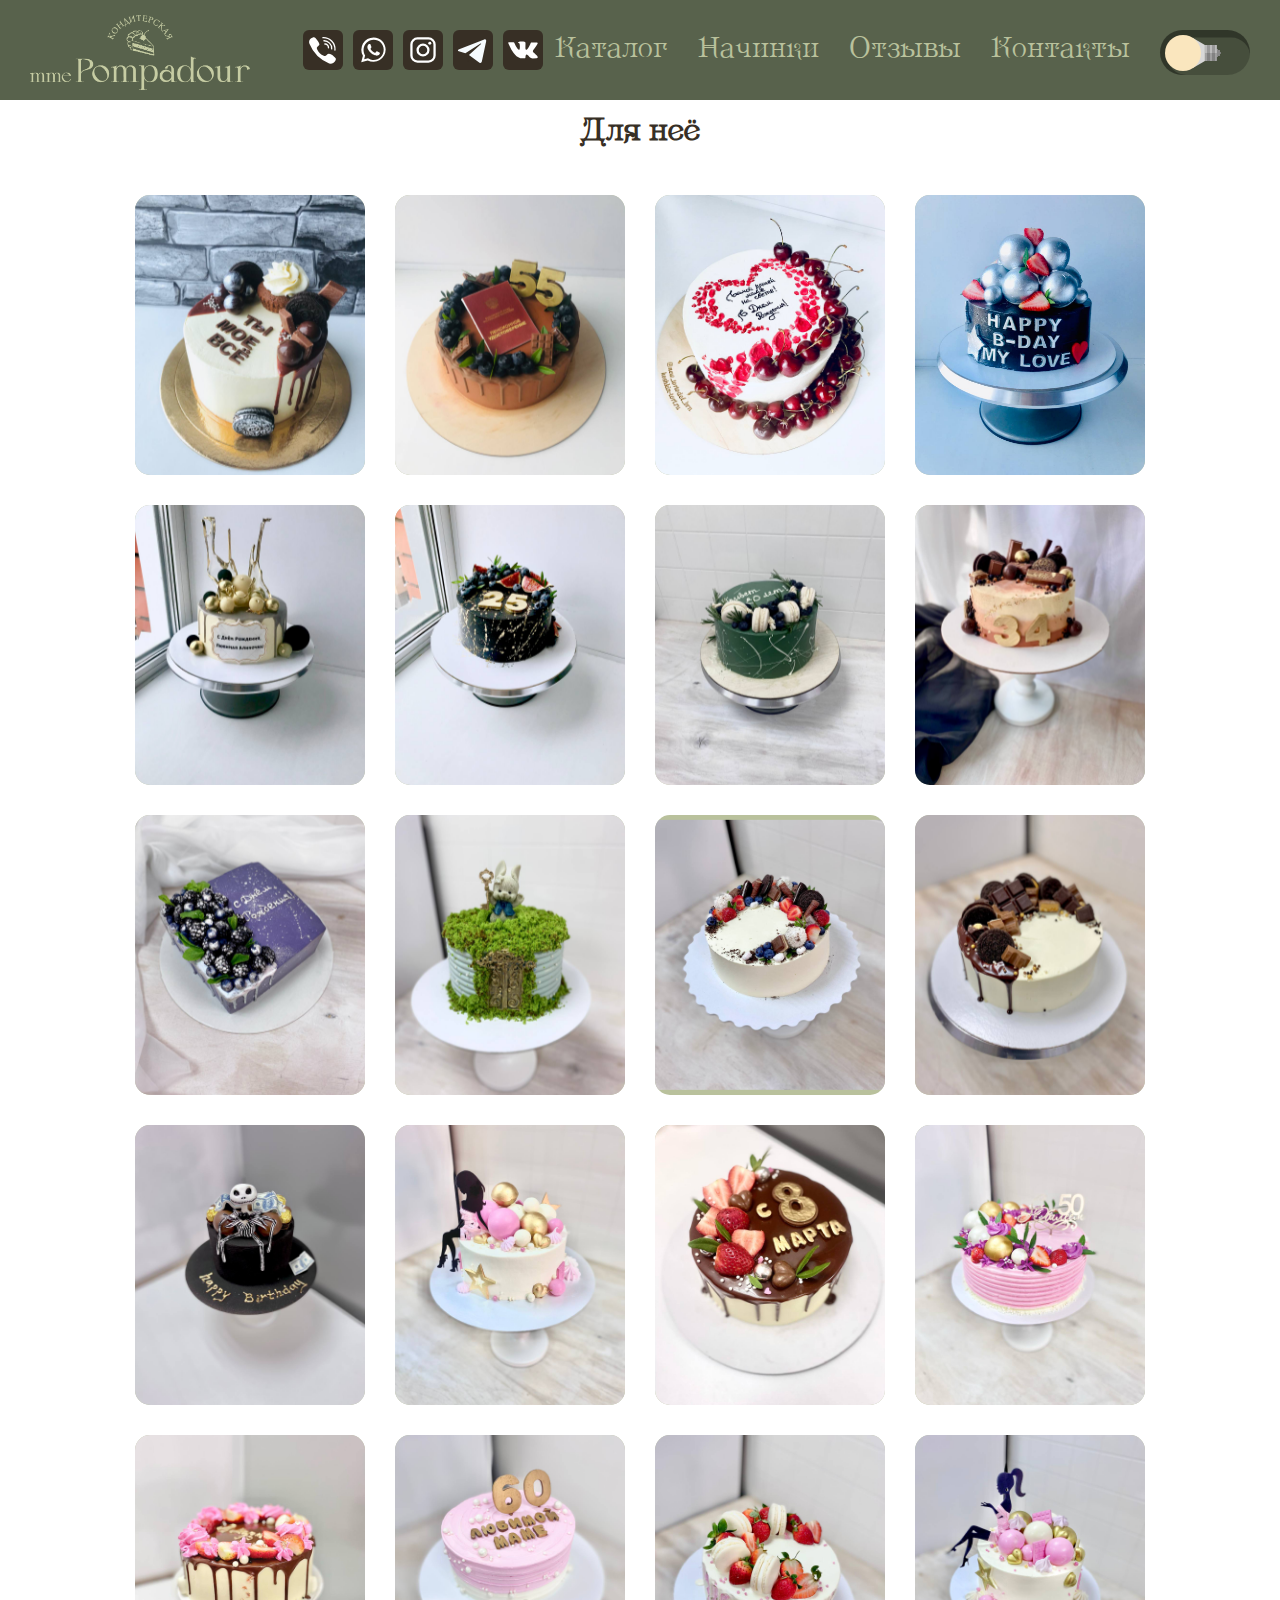
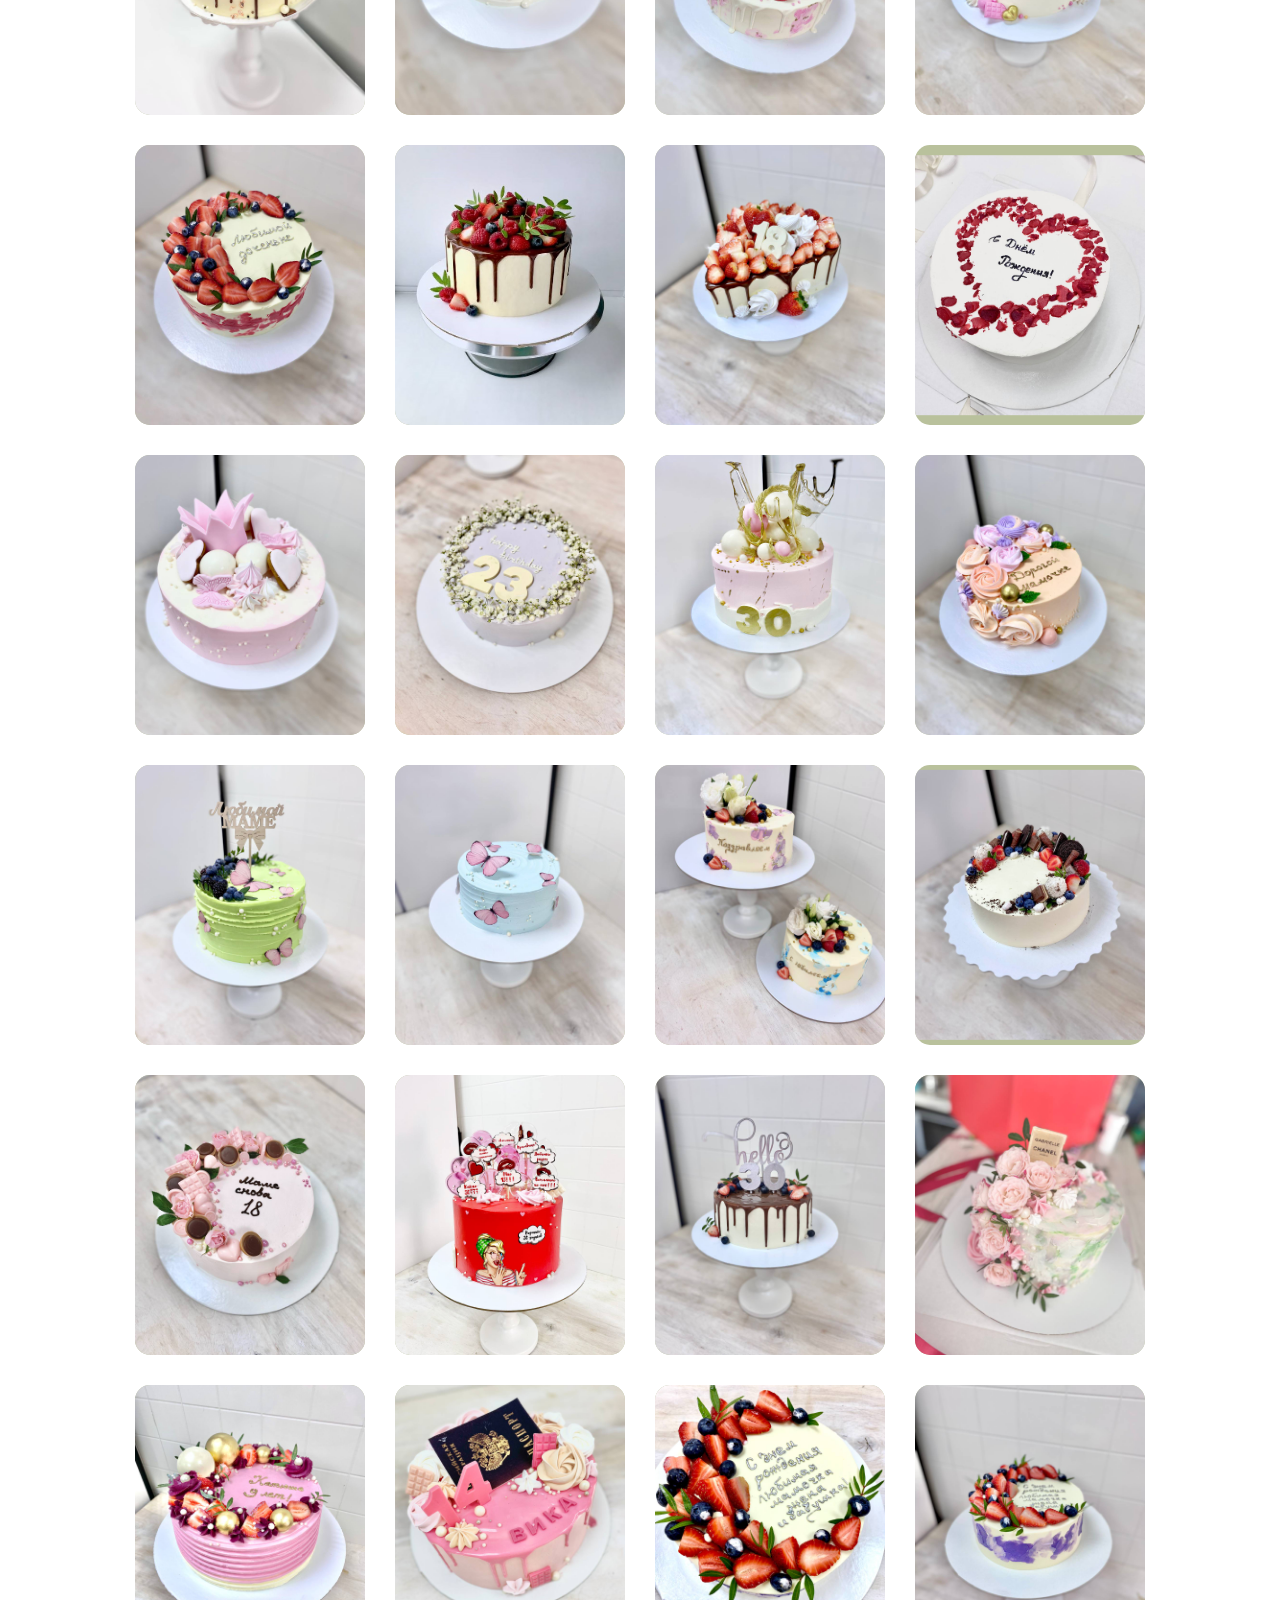
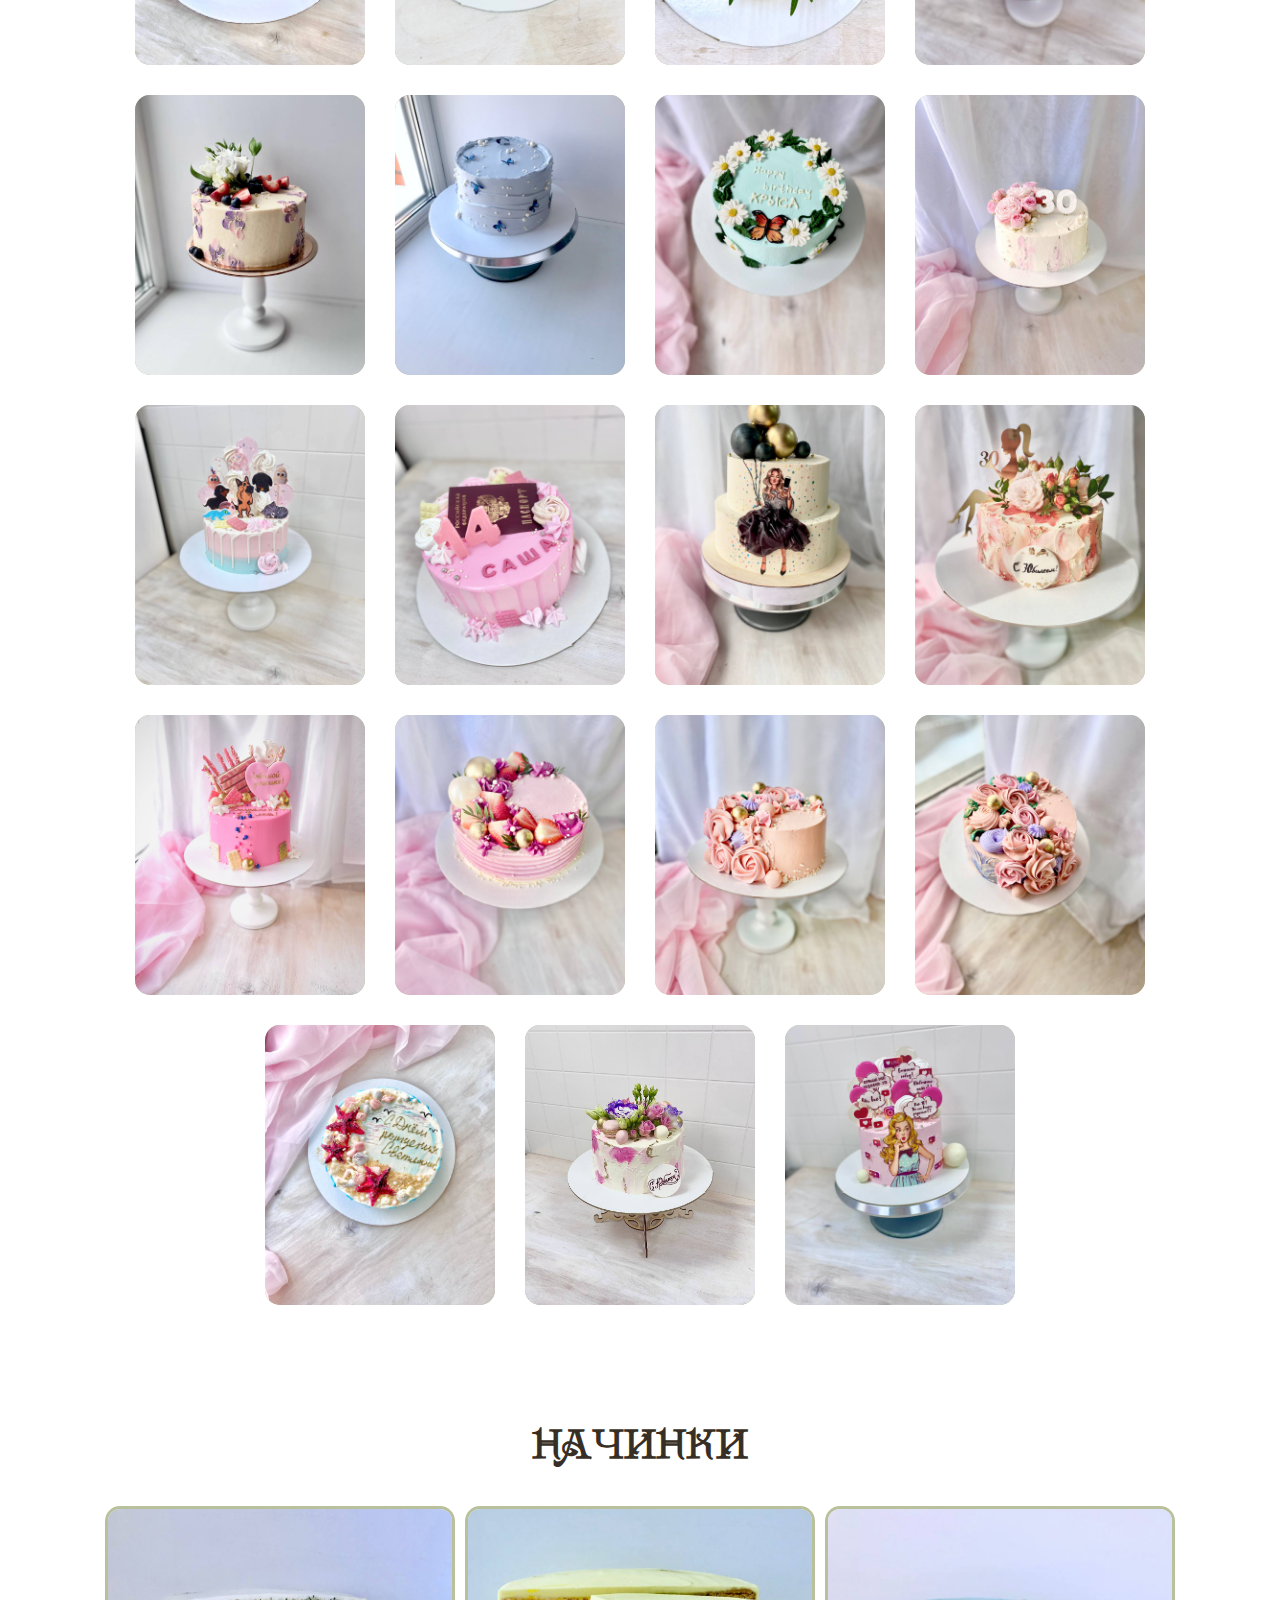
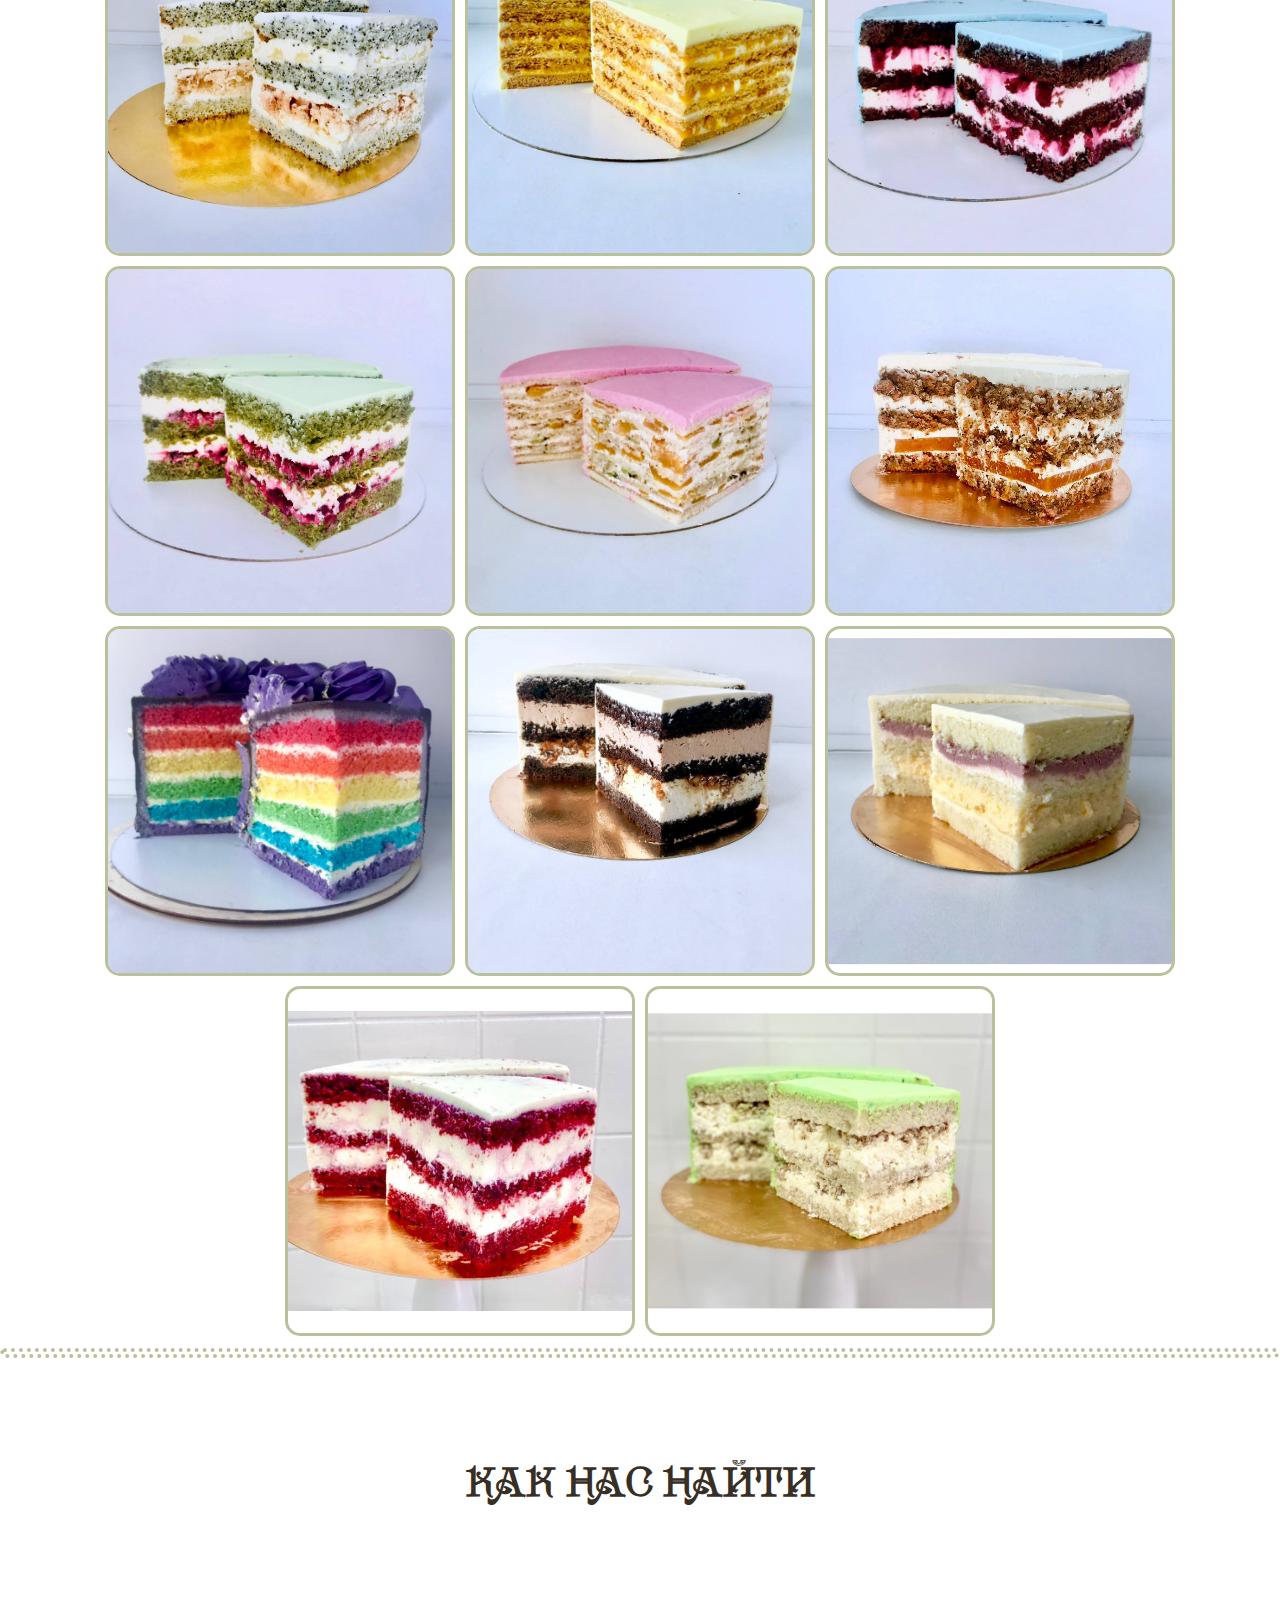
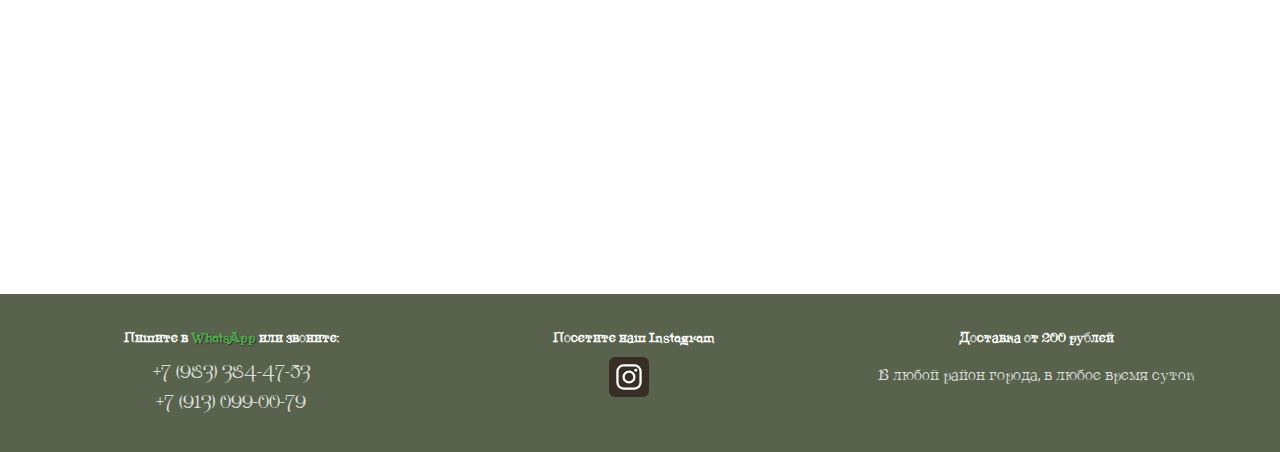
<file: forher.html>
<!DOCTYPE html>
<html lang="ru">
<head>
  <meta charset="UTF-8">
  <meta name="viewport" content="width=device-width, initial-scale=1.0">
  <meta http-equiv="X-UA-Compatible" content="ie=edge">
  <link rel="stylesheet" href="assets/css/style.css?v2.6">
  <link rel="stylesheet" type="text/css" href="assets/libs/slick/slick.css?v2.6"/>
  <link rel="stylesheet" type="text/css" href="assets/libs/slick/slick-theme.css?v2.6"/>
  <!-- Yandex.Metrika counter -->
  <script type="text/javascript" >
     (function(m,e,t,r,i,k,a){m[i]=m[i]||function(){(m[i].a=m[i].a||[]).push(arguments)};
     m[i].l=1*new Date();k=e.createElement(t),a=e.getElementsByTagName(t)[0],k.async=1,k.src=r,a.parentNode.insertBefore(k,a)})
     (window, document, "script", "https://mc.yandex.ru/metrika/tag.js", "ym");

     ym(62461177, "init", {
          clickmap:true,
          trackLinks:true,
          accurateTrackBounce:true,
          webvisor:true
     });
  </script>
  <noscript><div><img src="https://mc.yandex.ru/watch/62461177" style="position:absolute; left:-9999px;" alt="" /></div></noscript>
  <!-- /Yandex.Metrika counter -->
  <meta name="yandex-verification" content="cc0d4b3020ef75e9" />
  <meta name="google-site-verification" content="Q72_aIWAUgb_UvIPxEuSygoXmidBNdBYXAlw1rnaRxo" />
  <meta name="description" content="Торты, имбирные пряники, трайфлы, капкейки! Сделайте сладкий подарок себе и любимым">
  <meta name="google" content="notranslate" />
  <meta name="Keywords" content="Торт, Заказать торт, Кошкин Торт, Торты на заказ, торт Барнаул, Пряники Барнаул, Имбирные пряники, Трайфлы Барнаул, Капкейки Барнаул, Капкейки на заказ"/>
  <link href="https://fonts.googleapis.com/css?family=Comfortaa:300|Pacifico&display=swap" rel="stylesheet">
  <link rel="stylesheet" href="assets/libs/fancybox/jquery.fancybox.min.css?v2.6" />
  <link rel="apple-touch-icon" sizes="180x180" href="assets/images/favicon/apple-touch-icon.png?v2.6">
  <link rel="icon" type="image/png" sizes="32x32" href="assets/images/favicon/favicon-32x32.png?v2.6">
  <link rel="icon" type="image/png" sizes="16x16" href="assets/images/favicon/favicon-16x16.png?v2.6">
  <meta name="msapplication-TileColor" content="#da532c">
  <meta name="theme-color" content="#ffffff">
  <script src="assets/libs/jquery/jquery-3.4.1.js?v2.6"></script>
  <title>ТОРТЫ НА ЗАКАЗ Барнаул</title>

</head>
<body>


      <!-- Sprite -->
<svg style="display: none;">

    <symbol id="phone__icon" viewBox="0 0 512 512">
      <g>
        <rect width="512" height="512" rx="15%" fill="#372f25"/><path fill="#fff" d="M395 338c-10-9-22-17-33-23-23-16-43-17-59 6-10 14-23 16-37 10-39-18-68-43-84-82-8-16-8-31 10-42 9-6 19-14 18-28-1-18-44-78-62-84-8-2-14-2-22 0-41 14-57 46-42 85a451 451 0 0 0 251 248l17 5c26 0 57-25 67-50 9-24-10-34-24-45z"/><path fill="none" stroke="#fff" stroke-linecap="round" stroke-width="17" d="M268 138s41-1 72 30c31 30 27 74 27 74m-87-63s18-2 33 14c15 15 13 34 13 34M255 98s64-3 111 44c47 48 43 114 43 114"/>
      </g>
    </symbol>

    <symbol id="whatsapp__icon" viewBox="0 0 512 512">
      <g>
        <rect width="512" height="512" fill="#372f25" rx="15%"/><path fill="#fff" d="M308 273c-3-2-6-3-9 1l-12 16c-3 2-5 3-9 1-15-8-36-17-54-47-1-4 1-6 3-8l9-14c2-2 1-4 0-6l-12-29c-3-8-6-7-9-7h-8c-2 0-6 1-10 5-22 22-13 53 3 73 3 4 23 40 66 59 32 14 39 12 48 10 11-1 22-10 27-19 1-3 6-16 2-18m-79 94c-41 0-72-22-72-22l-49 13 12-48s-20-31-20-70c0-72 59-132 132-132 68 0 126 53 126 127 0 72-58 131-129 132m-159 29l83-23a158 158 0 0 0 230-140c0-86-68-155-154-155a158 158 0 0 0-137 236"/>
      </g>
    </symbol>

    <symbol id="instagram__icon" viewBox="0 0 512 512">
      <g>
        <rect width="512" height="512" rx="15%" fill="#372f25"/><g fill="none" stroke="#fff" stroke-width="29"><rect height="296" rx="78" width="296" x="108" y="108"/><circle cx="256" cy="256" r="69"/></g><circle cx="343" cy="169" fill="#fff" r="19"/>
      </g>
    </symbol>

    <symbol id="telegram__icon" viewBox="0 0 512 512">
      <g>
        <rect width="512" height="512" rx="15%" fill="#372f25"/><path fill="#372f25" d="M199 404c-11 0-10-4-13-14l-32-105 245-144"/><path fill="#372f25" d="M199 404c7 0 11-4 16-8l45-43-56-34"/><path fill="#f6fbfe" d="M204 319l135 99c14 9 26 4 30-14l55-258c5-22-9-32-24-25L79 245c-21 8-21 21-4 26l83 26 190-121c9-5 17-3 11 4"/>
    </symbol>

    <symbol id="vkontakte__icon" viewBox="0 0 512 512">
      <g>
        <rect width="512" height="512" fill="#372f25" rx="15%"/><path fill="#fff" d="M274 363c5-1 14-3 14-15 0 0-1-30 13-34s32 29 51 42c14 9 25 8 25 8l51-1s26-2 14-23c-1-2-9-15-39-42-31-30-26-25 11-76 23-31 33-50 30-57-4-7-20-6-20-6h-57c-6 0-9 1-12 6 0 0-9 25-21 45-25 43-35 45-40 42-9-5-7-24-7-37 0-45 7-61-13-65-13-2-59-4-73 3-7 4-11 11-8 12 3 0 12 1 17 7 8 13 9 75-2 81-15 11-53-62-62-86-2-6-5-7-12-9H79c-6 0-15 1-11 13 27 56 83 193 184 192z"/>
    </symbol>

</svg>


      <!---Header--->
<header class="header" id="header">
    <div class="container">
      <div class="header__inner">
        <a href="./index.html">
        <img class="logo__image" src="assets/images/pompadour_logo.png?v2.6" alt="" >
        </a>

        <div class="social__block">
          <a class="social__item phone__item" href="tel:+79833844753">
            <svg class="social__icon"><use xlink:href="#phone__icon"></use></svg>
          </a>

          <a class="social__item whatsapp__item" href="https://wa.me/79833844753?text=Хочу%20вкусный%20торт!" target="_blank">
            <svg class="social__icon"><use xlink:href="#whatsapp__icon"></use></svg>
          </a>

          <a class="social__item instagram__item" href="https://www.instagram.com/m_pompadour_/" target="_blank">
            <svg class="social__icon"><use xlink:href="#instagram__icon"></use></svg>
          </a>

          <a class="social__item telegram__item" href="https://t.me/mme_Pompadour" target="_blank">
            <svg class="social__icon"><use xlink:href="#telegram__icon"></use></svg>
          </a>

          <a class="social__item vkontakte__item" href="https://vk.com/mme_pompadour" target="_blank">
            <svg class="social__icon"><use xlink:href="#vkontakte__icon"></use></svg>
          </a>
        </div>

        <nav class="nav">
          <a class="nav__link" href="#catalog" data-scroll="#catalog">Каталог</a>
          <a class="nav__link" href="#stuff" data-scroll="#stuff">Начинки</a>
          <a class="nav__link" href="#reviews" data-scroll="#reviews">Отзывы</a>
          <a class="nav__link" href="#footer" data-scroll="#footer">Контакты</a>
          <input class="l" type="checkbox" id="btn--light">
        </nav>

        <input class="l m" type="checkbox" id="btn--light2">


        <button class="burger" id="burger" type="button">
          <div class="burger__item" id="burger__item">Menu</div>
          <div class="burger__subitem" id="burger__subitem">
            <a class="burger__link" href="#catalog" data-scroll="#catalog">Каталог</a>
            <a class="burger__link" href="#stuff" data-scroll="#stuff">Начинки</a>
            <a class="burger__link" href="#stuff" data-scroll="#gallery">Галерея</a>
            <a class="burger__link" href="#reviews" data-scroll="#reviews">Отзывы</a>
            <a class="burger__link" href="#footer" data-scroll="#footer">Контакты</a>
          </div>
        </button>
      </div><!-- header__inner -->
    </div><!-- container -->
</header>

<!-- <div class="intro" id="intro">
    <div class="container">
      <div class="intro__inner">
        <div class="intro__suptext">
          <h1>Торты на заказ</h1>
        </div>
        <div class="intro__subtext">
          <p>с доставкой по Барнаулу</p>

          <a class="btn btn--red" href="#gallery" data-scroll="#gallery">От 1400 ₽/кг</a>
          <br>
          <a class="phone__number" href="tel:+79833844753">+7 (983) 384-47-53</a>
          <div class="social__block">
            <a class="social__item phone__item" href="tel:+79833844753">
              <svg class="social__icon"><use xlink:href="#phone__icon"></use></svg>
            </a>

            <a class="social__item whatsapp__item" href="https://wa.me/79833844753?text=Хочу%20вкусный%20торт!">
              <svg class="social__icon"><use xlink:href="#whatsapp__icon"></use></svg>
            </a>

            <a class="social__item instagram__item" href="https://www.instagram.com/m_pompadour_/">
              <svg class="social__icon"><use xlink:href="#instagram__icon"></use></svg>
            </a>

            <a class="social__item telegram__item" href="https://t.me/mme_Pompadour">
              <svg class="social__icon"><use xlink:href="#telegram__icon"></use></svg>
            </a>

            <a class="social__item vkontakte__item" href="https://vk.com/mme_pompadour">
              <svg class="social__icon"><use xlink:href="#vkontakte__icon"></use></svg>
            </a>
          </div>
        </div>
      </div><!-- intro__inner -->
    </div><!-- container -->
</div><!-- intro --> -->


<!-- catalog -->
<!-- <div class="block__header" id="catalog"><h2>Предлагаем Вам</h2></div>

<div class="container">
  <div class="catalog">

    <a class="catalog__item" href="#stuff" data-scroll="#stuff">
      <img class="catalog__icon" src="assets/images/catalog/catalog-2.png?v2.6" alt="">
      <h4 class="catalog__title">Начинки</h4>
      <div class="catalog__text">Разнообразные сочетания крема, ягод, фруктов и орехов</div>
    </a>

    <a class="catalog__item" href="#cakes" data-scroll="#cakes">
      <img class="catalog__icon" src="assets/images/catalog/catalog-1.png?v2.6" alt="">
      <h4 class="catalog__title">Торты</h4>
      <div class="catalog__text">Всевозможные варианты вкуснейших тортов</div>
    </a>

    <a class="catalog__item" href="#cakes" data-scroll="#gingerbread">
      <img class="catalog__icon" src="assets/images/catalog/catalog-3.png?v2.6" alt="">
      <h4 class="catalog__title">Имбирные пряники</h4>
      <div class="catalog__text">Детские, праздничные, тематические и ароматные</div>
    </a>

    <a class="catalog__item" href="#cakes" data-scroll="#trifles">
      <img class="catalog__icon" src="assets/images/catalog/catalog-4.png?v2.6" alt="">
      <h4 class="catalog__title">Трайфлы</h4>
      <div class="catalog__text">Хотите увидеть английский десерт на Вашем праздничном столе?</div>
    </a>

    <div class="catalog__item">
      <img class="catalog__icon" src="assets/images/catalog/catalog-5.png?v2.6" alt="">
      <h4 class="catalog__title">Капкейки</h4>
      <div class="catalog__text">Нежные порционные угощения</div>
    </div><!-- catalog__item -->
    <!-- <div class="catalog__item">
      <img class="catalog__icon" src="assets/images/catalog/catalog-6.png?v2.6" alt="">
      <h4 class="catalog__title">Украшения</h4>
      <div class="catalog__text">Уйма всевозможных вариантов сделать Ваш торт уникальным</div> -->
    </div><!-- catalog__item -->
  </div><!-- catalog -->
</div><!-- container -->

<hr> -->


<!-- Gallery -->
<!-- <div class="block__header" id="gallery"><h2>Примеры готовых работ</h2></div> -->
<div class="block__header" id="cakes"><h3>Для неё</h3></div>
<div class="gallery">
  <a data-fancybox="gallery" href="assets/images/cakes/forher/1.jpg?v2.6"><img src="assets/images/cakes/forher/thumbs/1.jpg?v2.6"><div class="gallery__text"></div></a>
  <a data-fancybox="gallery" href="assets/images/cakes/forher/2.jpg?v2.6"><img src="assets/images/cakes/forher/thumbs/2.jpg?v2.6"><div class="gallery__text"></div></a>
  <a data-fancybox="gallery" href="assets/images/cakes/forher/3.jpg?v2.6"><img src="assets/images/cakes/forher/thumbs/3.jpg?v2.6"><div class="gallery__text"></div></a>
  <a data-fancybox="gallery" href="assets/images/cakes/forher/4.jpg?v2.6"><img src="assets/images/cakes/forher/thumbs/4.jpg?v2.6"><div class="gallery__text"></div></a>
  <a data-fancybox="gallery" href="assets/images/cakes/forher/5.jpg?v2.6"><img src="assets/images/cakes/forher/thumbs/5.jpg?v2.6"><div class="gallery__text"></div></a>
  <a data-fancybox="gallery" href="assets/images/cakes/forher/6.jpg?v2.6"><img src="assets/images/cakes/forher/thumbs/6.jpg?v2.6"><div class="gallery__text"></div></a>
  <a data-fancybox="gallery" href="assets/images/cakes/forher/7.jpg?v2.6"><img src="assets/images/cakes/forher/thumbs/7.jpg?v2.6"><div class="gallery__text"></div></a>
  <a data-fancybox="gallery" href="assets/images/cakes/forher/8.jpg?v2.6"><img src="assets/images/cakes/forher/thumbs/8.jpg?v2.6"><div class="gallery__text"></div></a>
  <a data-fancybox="gallery" href="assets/images/cakes/forher/9.jpg?v2.6"><img src="assets/images/cakes/forher/thumbs/9.jpg?v2.6"><div class="gallery__text"></div></a>
  <a data-fancybox="gallery" href="assets/images/cakes/forher/11.jpg?v2.6"><img src="assets/images/cakes/forher/thumbs/11.jpg?v2.6"><div class="gallery__text"></div></a>
  <a data-fancybox="gallery" href="assets/images/cakes/forher/12.jpg?v2.6"><img src="assets/images/cakes/forher/thumbs/12.jpg?v2.6"><div class="gallery__text"></div></a>
  <a data-fancybox="gallery" href="assets/images/cakes/forher/13.jpg?v2.6"><img src="assets/images/cakes/forher/thumbs/13.jpg?v2.6"><div class="gallery__text"></div></a>
  <a data-fancybox="gallery" href="assets/images/cakes/forher/14.jpg?v2.6"><img src="assets/images/cakes/forher/thumbs/14.jpg?v2.6"><div class="gallery__text"></div></a>
  <a data-fancybox="gallery" href="assets/images/cakes/forher/15.jpg?v2.6"><img src="assets/images/cakes/forher/thumbs/15.jpg?v2.6"><div class="gallery__text"></div></a>
  <a data-fancybox="gallery" href="assets/images/cakes/forher/16.jpg?v2.6"><img src="assets/images/cakes/forher/thumbs/16.jpg?v2.6"><div class="gallery__text"></div></a>
  <a data-fancybox="gallery" href="assets/images/cakes/forher/17.jpg?v2.6"><img src="assets/images/cakes/forher/thumbs/17.jpg?v2.6"><div class="gallery__text"></div></a>
  <a data-fancybox="gallery" href="assets/images/cakes/forher/18.jpg?v2.6"><img src="assets/images/cakes/forher/thumbs/18.jpg?v2.6"><div class="gallery__text"></div></a>
  <a data-fancybox="gallery" href="assets/images/cakes/forher/19.jpg?v2.6"><img src="assets/images/cakes/forher/thumbs/19.jpg?v2.6"><div class="gallery__text"></div></a>
  <a data-fancybox="gallery" href="assets/images/cakes/forher/20.jpg?v2.6"><img src="assets/images/cakes/forher/thumbs/20.jpg?v2.6"><div class="gallery__text"></div></a>
  <a data-fancybox="gallery" href="assets/images/cakes/forher/21.jpg?v2.6"><img src="assets/images/cakes/forher/thumbs/21.jpg?v2.6"><div class="gallery__text"></div></a>
  <a data-fancybox="gallery" href="assets/images/cakes/forher/22.jpg?v2.6"><img src="assets/images/cakes/forher/thumbs/22.jpg?v2.6"><div class="gallery__text"></div></a>
  <a data-fancybox="gallery" href="assets/images/cakes/forher/23.jpg?v2.6"><img src="assets/images/cakes/forher/thumbs/23.jpg?v2.6"><div class="gallery__text"></div></a>
  <a data-fancybox="gallery" href="assets/images/cakes/forher/24.jpg?v2.6"><img src="assets/images/cakes/forher/thumbs/24.jpg?v2.6"><div class="gallery__text"></div></a>
  <a data-fancybox="gallery" href="assets/images/cakes/forher/25.jpg?v2.6"><img src="assets/images/cakes/forher/thumbs/25.jpg?v2.6"><div class="gallery__text"></div></a>
  <a data-fancybox="gallery" href="assets/images/cakes/forher/26.jpg?v2.6"><img src="assets/images/cakes/forher/thumbs/26.jpg?v2.6"><div class="gallery__text"></div></a>
  <a data-fancybox="gallery" href="assets/images/cakes/forher/27.jpg?v2.6"><img src="assets/images/cakes/forher/thumbs/27.jpg?v2.6"><div class="gallery__text"></div></a>
  <a data-fancybox="gallery" href="assets/images/cakes/forher/28.jpg?v2.6"><img src="assets/images/cakes/forher/thumbs/28.jpg?v2.6"><div class="gallery__text"></div></a>
  <a data-fancybox="gallery" href="assets/images/cakes/forher/29.jpg?v2.6"><img src="assets/images/cakes/forher/thumbs/29.jpg?v2.6"><div class="gallery__text"></div></a>
  <a data-fancybox="gallery" href="assets/images/cakes/forher/30.jpg?v2.6"><img src="assets/images/cakes/forher/thumbs/30.jpg?v2.6"><div class="gallery__text"></div></a>
  <a data-fancybox="gallery" href="assets/images/cakes/forher/31.jpg?v2.6"><img src="assets/images/cakes/forher/thumbs/31.jpg?v2.6"><div class="gallery__text"></div></a>
  <a data-fancybox="gallery" href="assets/images/cakes/forher/32.jpg?v2.6"><img src="assets/images/cakes/forher/thumbs/32.jpg?v2.6"><div class="gallery__text"></div></a>
  <a data-fancybox="gallery" href="assets/images/cakes/forher/33.jpg?v2.6"><img src="assets/images/cakes/forher/thumbs/33.jpg?v2.6"><div class="gallery__text"></div></a>
  <a data-fancybox="gallery" href="assets/images/cakes/forher/34.jpg?v2.6"><img src="assets/images/cakes/forher/thumbs/34.jpg?v2.6"><div class="gallery__text"></div></a>
  <a data-fancybox="gallery" href="assets/images/cakes/forher/35.jpg?v2.6"><img src="assets/images/cakes/forher/thumbs/35.jpg?v2.6"><div class="gallery__text"></div></a>
  <a data-fancybox="gallery" href="assets/images/cakes/forher/36.jpg?v2.6"><img src="assets/images/cakes/forher/thumbs/36.jpg?v2.6"><div class="gallery__text"></div></a>
  <a data-fancybox="gallery" href="assets/images/cakes/forher/37.jpg?v2.6"><img src="assets/images/cakes/forher/thumbs/37.jpg?v2.6"><div class="gallery__text"></div></a>
  <a data-fancybox="gallery" href="assets/images/cakes/forher/38.jpg?v2.6"><img src="assets/images/cakes/forher/thumbs/38.jpg?v2.6"><div class="gallery__text"></div></a>
  <a data-fancybox="gallery" href="assets/images/cakes/forher/39.jpg?v2.6"><img src="assets/images/cakes/forher/thumbs/39.jpg?v2.6"><div class="gallery__text"></div></a>
  <a data-fancybox="gallery" href="assets/images/cakes/forher/40.jpg?v2.6"><img src="assets/images/cakes/forher/thumbs/40.jpg?v2.6"><div class="gallery__text"></div></a>
  <a data-fancybox="gallery" href="assets/images/cakes/forher/41.jpg?v2.6"><img src="assets/images/cakes/forher/thumbs/41.jpg?v2.6"><div class="gallery__text"></div></a>
  <a data-fancybox="gallery" href="assets/images/cakes/forher/42.jpg?v2.6"><img src="assets/images/cakes/forher/thumbs/42.jpg?v2.6"><div class="gallery__text"></div></a>
  <a data-fancybox="gallery" href="assets/images/cakes/forher/43.jpg?v2.6"><img src="assets/images/cakes/forher/thumbs/43.jpg?v2.6"><div class="gallery__text"></div></a>
  <a data-fancybox="gallery" href="assets/images/cakes/forher/44.jpg?v2.6"><img src="assets/images/cakes/forher/thumbs/44.jpg?v2.6"><div class="gallery__text"></div></a>
  <a data-fancybox="gallery" href="assets/images/cakes/forher/45.jpg?v2.6"><img src="assets/images/cakes/forher/thumbs/45.jpg?v2.6"><div class="gallery__text"></div></a>
  <a data-fancybox="gallery" href="assets/images/cakes/forher/46.jpg?v2.6"><img src="assets/images/cakes/forher/thumbs/46.jpg?v2.6"><div class="gallery__text"></div></a>
  <a data-fancybox="gallery" href="assets/images/cakes/forher/47.jpg?v2.6"><img src="assets/images/cakes/forher/thumbs/47.jpg?v2.6"><div class="gallery__text"></div></a>
  <a data-fancybox="gallery" href="assets/images/cakes/forher/48.jpg?v2.6"><img src="assets/images/cakes/forher/thumbs/48.jpg?v2.6"><div class="gallery__text"></div></a>
  <a data-fancybox="gallery" href="assets/images/cakes/forher/49.jpg?v2.6"><img src="assets/images/cakes/forher/thumbs/49.jpg?v2.6"><div class="gallery__text"></div></a>
  <a data-fancybox="gallery" href="assets/images/cakes/forher/50.jpg?v2.6"><img src="assets/images/cakes/forher/thumbs/50.jpg?v2.6"><div class="gallery__text"></div></a>
  <a data-fancybox="gallery" href="assets/images/cakes/forher/51.jpg?v2.6"><img src="assets/images/cakes/forher/thumbs/51.jpg?v2.6"><div class="gallery__text"></div></a>
  <a data-fancybox="gallery" href="assets/images/cakes/forher/52.jpg?v2.6"><img src="assets/images/cakes/forher/thumbs/52.jpg?v2.6"><div class="gallery__text"></div></a>
  <a data-fancybox="gallery" href="assets/images/cakes/forher/53.jpg?v2.6"><img src="assets/images/cakes/forher/thumbs/53.jpg?v2.6"><div class="gallery__text"></div></a>
  <a data-fancybox="gallery" href="assets/images/cakes/forher/54.jpg?v2.6"><img src="assets/images/cakes/forher/thumbs/54.jpg?v2.6"><div class="gallery__text"></div></a>
  <a data-fancybox="gallery" href="assets/images/cakes/forher/55.jpg?v2.6"><img src="assets/images/cakes/forher/thumbs/55.jpg?v2.6"><div class="gallery__text"></div></a>
  <a data-fancybox="gallery" href="assets/images/cakes/forher/56.jpg?v2.6"><img src="assets/images/cakes/forher/thumbs/56.jpg?v2.6"><div class="gallery__text"></div></a>
</div>

<!-- stuff -->
<div class="block__header" id="stuff"><h2>Начинки</h2></div>

<div class="stuff">
  <div class="stuff__item">
    <img class="stuff__photo" src="assets/images/cakes/stuff/1.jpg?v2.6">
    <div class="stuff__content">
      <div class="stuff__title">Лимон-мак-безе</div>
      <!-- <div class="stuff__text">empty</div> -->
    </div><!-- stuff__content -->
  </div><!-- stuff__item -->

  <div class="stuff__item">
    <img class="stuff__photo" src="assets/images/cakes/stuff/2.jpg?v2.6">
      <div class="stuff__content">
      <div class="stuff__title">Медовик</div>
      <!-- <div class="stuff__text">empty</div> -->
    </div><!-- stuff__content -->
  </div><!-- stuff__item -->

  <div class="stuff__item">
      <img class="stuff__photo" src="assets/images/cakes/stuff/3.jpg?v2.6">
    <div class="stuff__content">
      <div class="stuff__title">Пряная вишня</div>
      <!-- <div class="stuff__text">empty</div> -->
    </div><!-- stuff__content -->
  </div><!-- stuff__item -->

  <div class="stuff__item">
    <img class="stuff__photo" src="assets/images/cakes/stuff/4.jpg?v2.6">
    <div class="stuff__content">
      <div class="stuff__title">Клубника-матча</div>
      <!-- <div class="stuff__text">empty</div> -->
    </div><!-- stuff__content -->
  </div><!-- stuff__item -->

  <div class="stuff__item">
    <img class="stuff__photo" src="assets/images/cakes/stuff/5.jpg?v2.6">
    <div class="stuff__content">
      <div class="stuff__title">"Молочная девочка"</div>
      <!-- <div class="stuff__text">empty</div> -->
    </div><!-- stuff__content -->
  </div><!-- stuff__item -->

  <div class="stuff__item">
    <img class="stuff__photo" src="assets/images/cakes/stuff/6.jpg?v2.6">
    <div class="stuff__content">
      <div class="stuff__title">Морковный с курагой</div>
      <!-- <div class="stuff__text">empty</div> -->
    </div><!-- stuff__content -->
  </div><!-- stuff__item -->

  <div class="stuff__item">
    <img class="stuff__photo" src="assets/images/cakes/stuff/7.jpg?v2.6">
    <div class="stuff__content">
      <div class="stuff__title">Радужный</div>
      <!-- <div class="stuff__text">empty</div> -->
    </div><!-- stuff__content -->
  </div><!-- stuff__item -->

  <div class="stuff__item">
    <img class="stuff__photo" src="assets/images/cakes/stuff/8.jpg?v2.6">
    <div class="stuff__content">
      <div class="stuff__title">Сникерс</div>
      <!-- <div class="stuff__text">empty</div> -->
    </div><!-- stuff__content -->
  </div><!-- stuff__item -->

  <div class="stuff__item">
    <img class="stuff__photo" src="assets/images/cakes/stuff/9.jpg?v2.6">
    <div class="stuff__content">
      <div class="stuff__title">Малиновый пломбир</div>
      <!-- <div class="stuff__text">empty</div> -->
    </div><!-- stuff__content -->
  </div><!-- stuff__item -->

  <div class="stuff__item">
    <img class="stuff__photo" src="assets/images/cakes/stuff/10.jpg?v2.6">
    <div class="stuff__content">
      <div class="stuff__title">Красный бархат</div>
      <!-- <div class="stuff__text">empty</div> -->
    </div><!-- stuff__content -->
  </div><!-- stuff__item -->

  <div class="stuff__item">
    <img class="stuff__photo" src="assets/images/cakes/stuff/11.jpg?v2.6">
    <div class="stuff__content">
      <div class="stuff__title">"Рафаэлло"</div>
      <!-- <div class="stuff__text">empty</div> -->
    </div><!-- stuff__content -->
  </div><!-- stuff__item -->

</div><!-- stuff -->
<hr>
<!-- Footer -->

<div class="block__header" id="footer"><h2>Как нас найти</h2></div>

<div class="container">
  <iframe class="geo" src="https://www.google.com/maps/embed?pb=!1m18!1m12!1m3!1d2379.9002082715583!2d83.73805151618829!3d53.3808349799863!2m3!1f0!2f0!3f0!3m2!1i1024!2i768!4f13.1!3m3!1m2!1s0x42dda4bce6031f3d%3A0xda0d618f439d8dc3!2z0L_RgC4g0JvQtdC90LjQvdCwLCAxOTUsINCR0LDRgNC90LDRg9C7LCDQkNC70YLQsNC50YHQutC40Lkg0LrRgNCw0LksIDY1NjAxMA!5e0!3m2!1sru!2sru!4v1584933605008!5m2!1sru!2sru" width="100%" height="350" frameborder="0" style="border:0;" allowfullscreen="" aria-hidden="false" tabindex="0"></iframe>
</div>


<footer class="footer">
  <div class="container">
    <div class="footer__inner">
      <div class="footer__bg"></div>
      <div class="footer__block">
        <h4 class="footer__title">Пишите в <a class="social__item whatsapp__item" href="https://wa.me/79833844753?text=Хочу%20вкусный%20торт!" target="_blank">WhatsApp</a> или звоните:</h4>
        <adress class="footer__adress">
          <div><a class="phone__footer" href="tel:+79833844753">+7 (983) 384-47-53</a></div>
          <div><a class="phone__footer" href="tel:+79130990079">+7 (913) 099-00-79</a></div>
        </adress>
      </div><!-- footer__block -->

    <div class="footer__block">
      <h4 class="footer__title">Посетите наш Instagram</h4>
      <a class="social__item instagram__item" href="https://www.instagram.com/m_pompadour_/">
        <svg class="social__icon"><use xlink:href="#instagram__icon"></use></svg>
      </a>
    </div><!-- footer__block -->

  <div class="footer__block">
    <h4 class="footer__title">Доставка от 200 рублей</h4>
    <div class="footer__text">
      <p>В любой район города, в любое время суток</p>
    </div><!-- footer__text -->
  </div><!-- footer__block -->

</div><!-- footer__inner -->
</div><!-- container -->


<script src="assets/js/app.js?v2.6"></script>
<script src="assets/libs/fancybox/jquery.fancybox.min.js?v2.6"></script>
<script src="assets/libs/slick/slick.min.js?v2.6"></script>



</body>
</html>
</file>
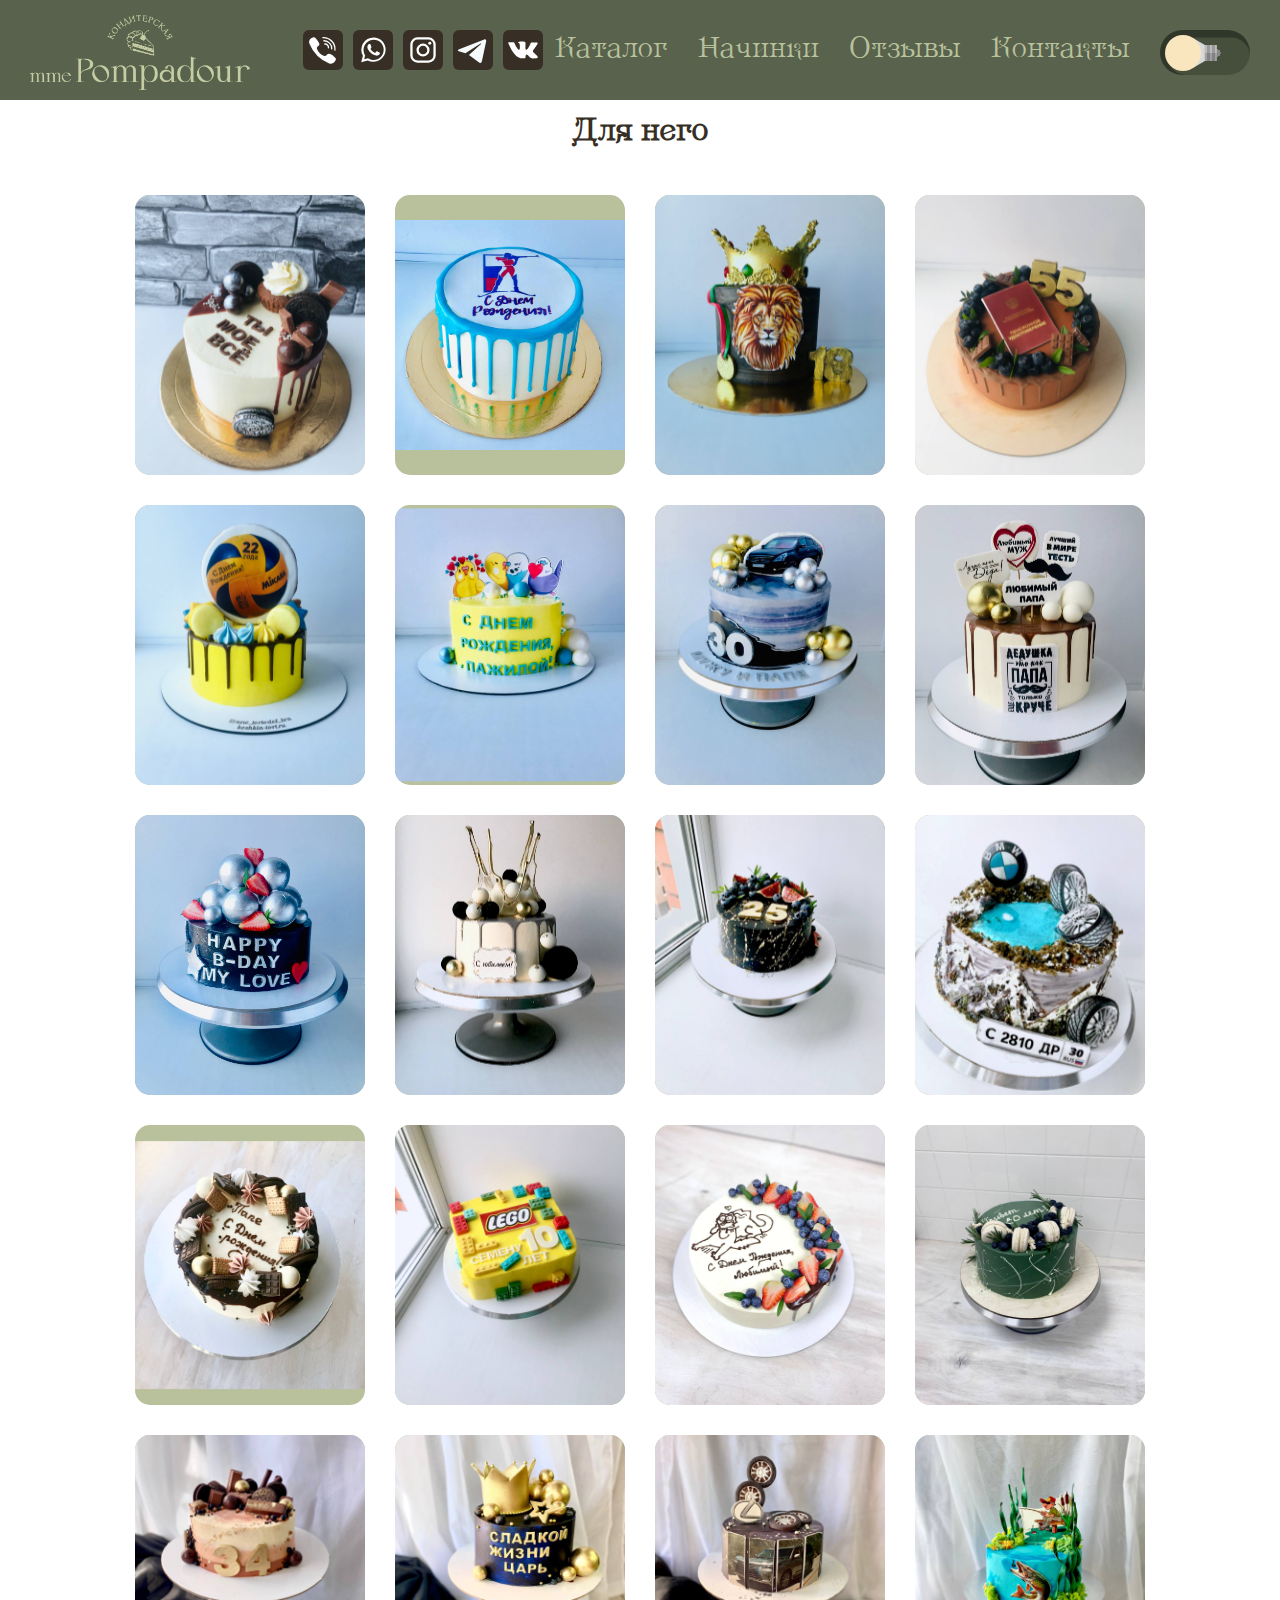
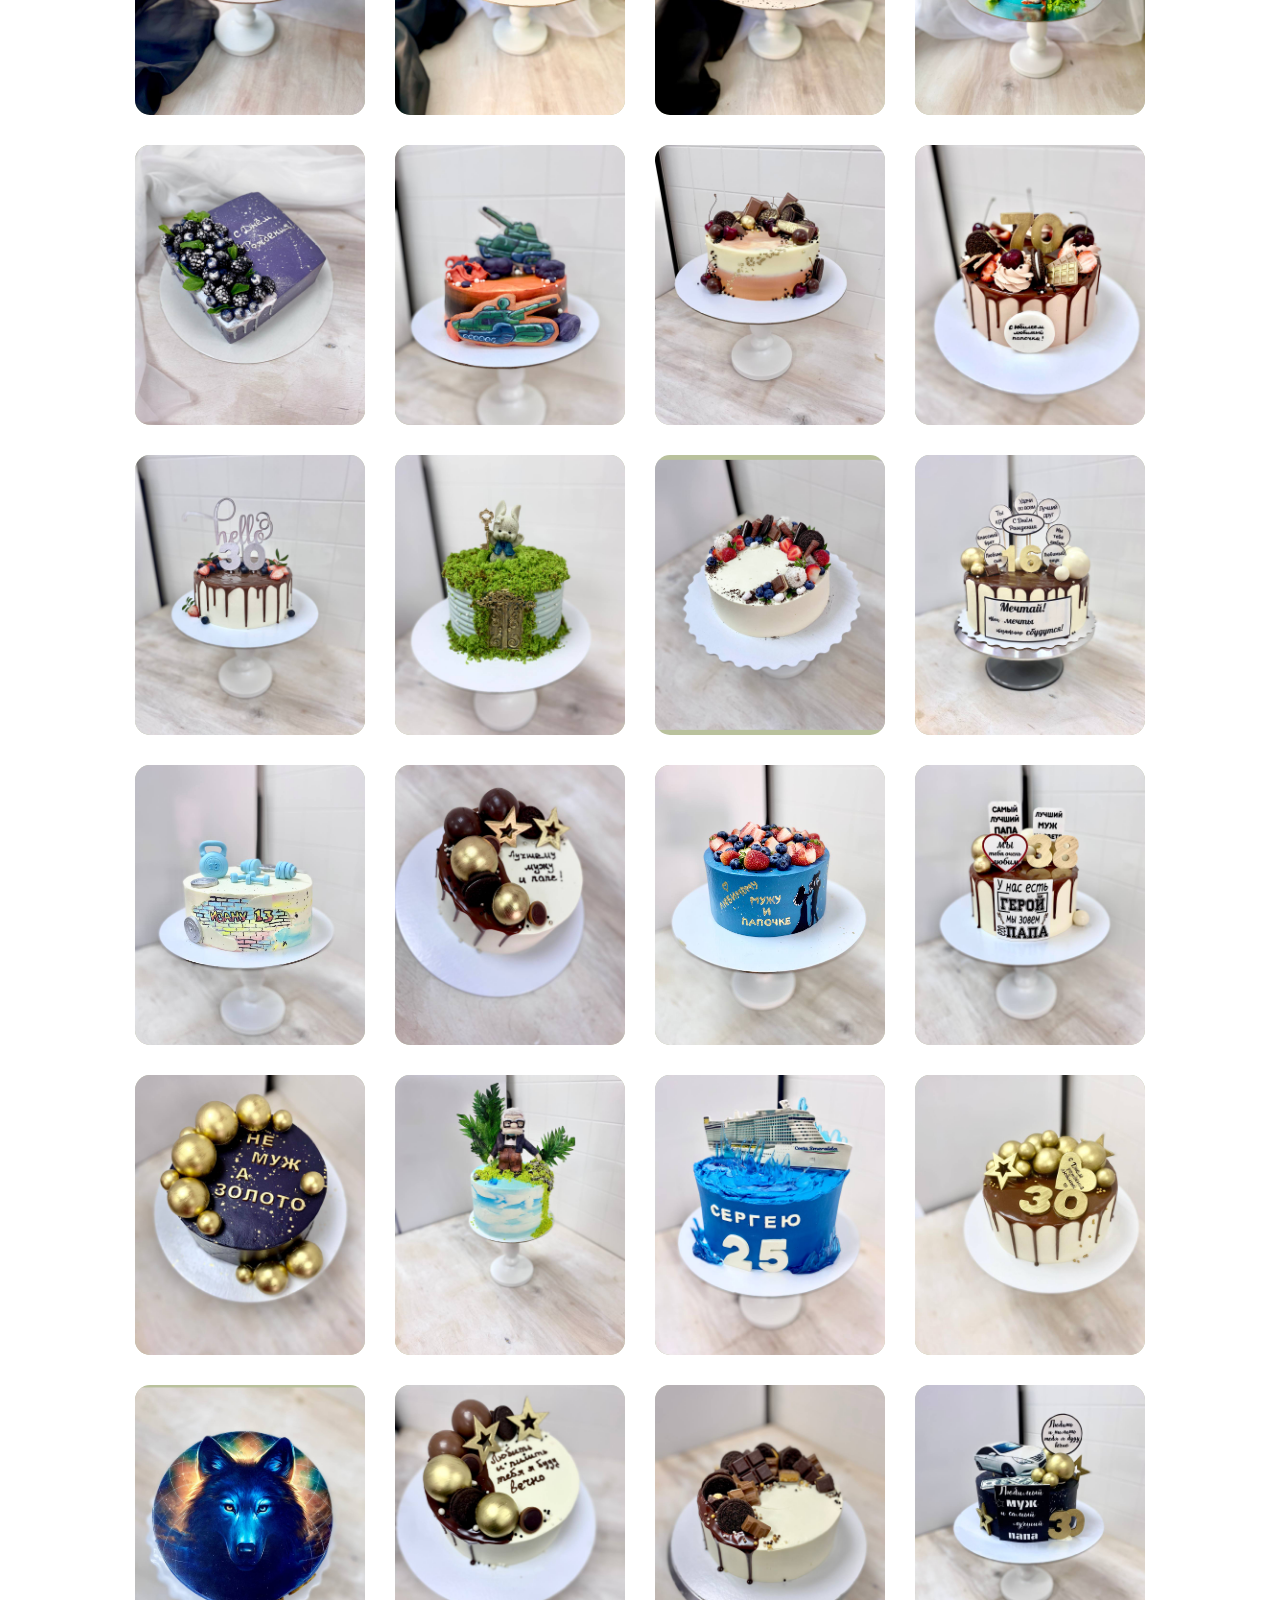
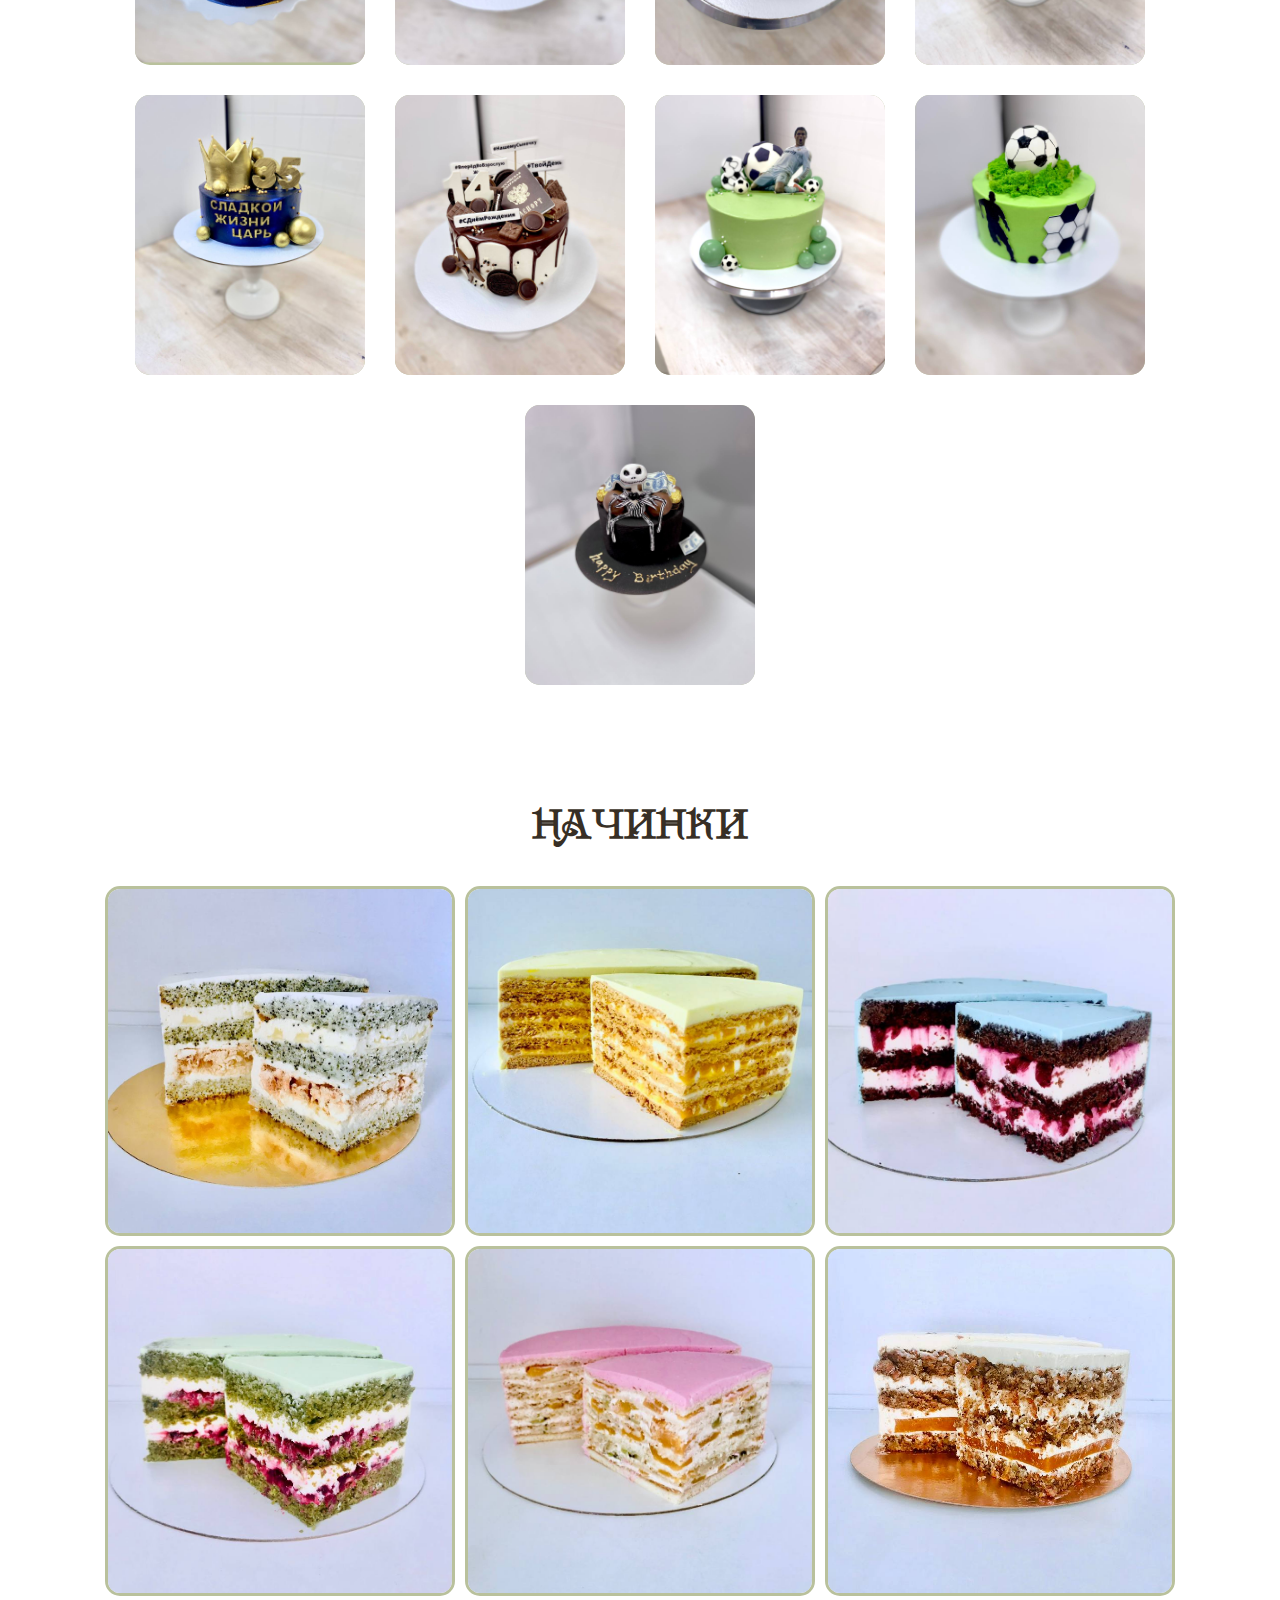
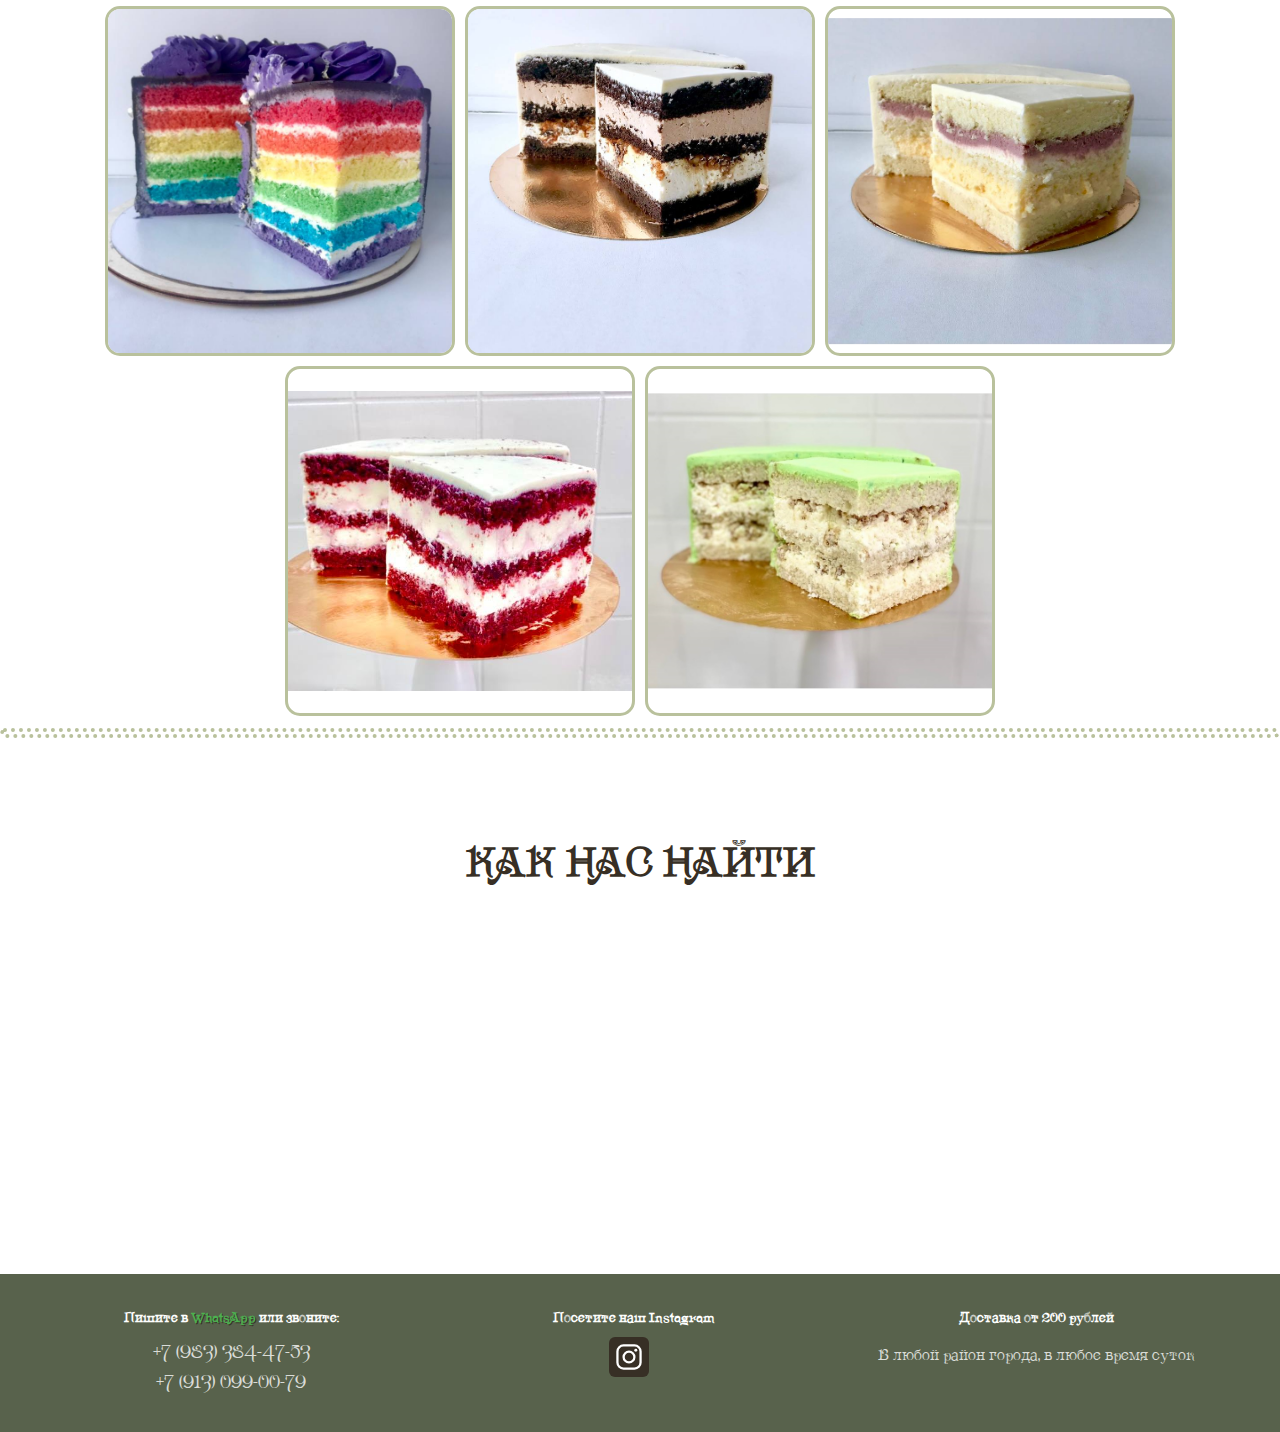
<file: forhim.html>
<!DOCTYPE html>
<html lang="ru">
<head>
  <meta charset="UTF-8">
  <meta name="viewport" content="width=device-width, initial-scale=1.0">
  <meta http-equiv="X-UA-Compatible" content="ie=edge">
  <link rel="stylesheet" href="assets/css/style.css?v2.6">
  <link rel="stylesheet" type="text/css" href="assets/libs/slick/slick.css?v2.6"/>
  <link rel="stylesheet" type="text/css" href="assets/libs/slick/slick-theme.css?v2.6"/>
  <!-- Yandex.Metrika counter -->
  <script type="text/javascript" >
     (function(m,e,t,r,i,k,a){m[i]=m[i]||function(){(m[i].a=m[i].a||[]).push(arguments)};
     m[i].l=1*new Date();k=e.createElement(t),a=e.getElementsByTagName(t)[0],k.async=1,k.src=r,a.parentNode.insertBefore(k,a)})
     (window, document, "script", "https://mc.yandex.ru/metrika/tag.js", "ym");

     ym(62461177, "init", {
          clickmap:true,
          trackLinks:true,
          accurateTrackBounce:true,
          webvisor:true
     });
  </script>
  <noscript><div><img src="https://mc.yandex.ru/watch/62461177" style="position:absolute; left:-9999px;" alt="" /></div></noscript>
  <!-- /Yandex.Metrika counter -->
  <meta name="yandex-verification" content="cc0d4b3020ef75e9" />
  <meta name="google-site-verification" content="Q72_aIWAUgb_UvIPxEuSygoXmidBNdBYXAlw1rnaRxo" />
  <meta name="description" content="Торты, имбирные пряники, трайфлы, капкейки! Сделайте сладкий подарок себе и любимым">
  <meta name="google" content="notranslate" />
  <meta name="Keywords" content="Торт, Заказать торт, Кошкин Торт, Торты на заказ, торт Барнаул, Пряники Барнаул, Имбирные пряники, Трайфлы Барнаул, Капкейки Барнаул, Капкейки на заказ"/>
  <link href="https://fonts.googleapis.com/css?family=Comfortaa:300|Pacifico&display=swap" rel="stylesheet">
  <link rel="stylesheet" href="assets/libs/fancybox/jquery.fancybox.min.css?v2.6" />
  <link rel="apple-touch-icon" sizes="180x180" href="assets/images/favicon/apple-touch-icon.png?v2.6">
  <link rel="icon" type="image/png" sizes="32x32" href="assets/images/favicon/favicon-32x32.png?v2.6">
  <link rel="icon" type="image/png" sizes="16x16" href="assets/images/favicon/favicon-16x16.png?v2.6">
  <meta name="msapplication-TileColor" content="#da532c">
  <meta name="theme-color" content="#ffffff">
  <script src="assets/libs/jquery/jquery-3.4.1.js?v2.6"></script>
  <title>ТОРТЫ НА ЗАКАЗ Барнаул</title>

</head>
<body>


      <!-- Sprite -->
<svg style="display: none;">

    <symbol id="phone__icon" viewBox="0 0 512 512">
      <g>
        <rect width="512" height="512" rx="15%" fill="#372f25"/><path fill="#fff" d="M395 338c-10-9-22-17-33-23-23-16-43-17-59 6-10 14-23 16-37 10-39-18-68-43-84-82-8-16-8-31 10-42 9-6 19-14 18-28-1-18-44-78-62-84-8-2-14-2-22 0-41 14-57 46-42 85a451 451 0 0 0 251 248l17 5c26 0 57-25 67-50 9-24-10-34-24-45z"/><path fill="none" stroke="#fff" stroke-linecap="round" stroke-width="17" d="M268 138s41-1 72 30c31 30 27 74 27 74m-87-63s18-2 33 14c15 15 13 34 13 34M255 98s64-3 111 44c47 48 43 114 43 114"/>
      </g>
    </symbol>

    <symbol id="whatsapp__icon" viewBox="0 0 512 512">
      <g>
        <rect width="512" height="512" fill="#372f25" rx="15%"/><path fill="#fff" d="M308 273c-3-2-6-3-9 1l-12 16c-3 2-5 3-9 1-15-8-36-17-54-47-1-4 1-6 3-8l9-14c2-2 1-4 0-6l-12-29c-3-8-6-7-9-7h-8c-2 0-6 1-10 5-22 22-13 53 3 73 3 4 23 40 66 59 32 14 39 12 48 10 11-1 22-10 27-19 1-3 6-16 2-18m-79 94c-41 0-72-22-72-22l-49 13 12-48s-20-31-20-70c0-72 59-132 132-132 68 0 126 53 126 127 0 72-58 131-129 132m-159 29l83-23a158 158 0 0 0 230-140c0-86-68-155-154-155a158 158 0 0 0-137 236"/>
      </g>
    </symbol>

    <symbol id="instagram__icon" viewBox="0 0 512 512">
      <g>
        <rect width="512" height="512" rx="15%" fill="#372f25"/><g fill="none" stroke="#fff" stroke-width="29"><rect height="296" rx="78" width="296" x="108" y="108"/><circle cx="256" cy="256" r="69"/></g><circle cx="343" cy="169" fill="#fff" r="19"/>
      </g>
    </symbol>

    <symbol id="telegram__icon" viewBox="0 0 512 512">
      <g>
        <rect width="512" height="512" rx="15%" fill="#372f25"/><path fill="#372f25" d="M199 404c-11 0-10-4-13-14l-32-105 245-144"/><path fill="#372f25" d="M199 404c7 0 11-4 16-8l45-43-56-34"/><path fill="#f6fbfe" d="M204 319l135 99c14 9 26 4 30-14l55-258c5-22-9-32-24-25L79 245c-21 8-21 21-4 26l83 26 190-121c9-5 17-3 11 4"/>
    </symbol>

    <symbol id="vkontakte__icon" viewBox="0 0 512 512">
      <g>
        <rect width="512" height="512" fill="#372f25" rx="15%"/><path fill="#fff" d="M274 363c5-1 14-3 14-15 0 0-1-30 13-34s32 29 51 42c14 9 25 8 25 8l51-1s26-2 14-23c-1-2-9-15-39-42-31-30-26-25 11-76 23-31 33-50 30-57-4-7-20-6-20-6h-57c-6 0-9 1-12 6 0 0-9 25-21 45-25 43-35 45-40 42-9-5-7-24-7-37 0-45 7-61-13-65-13-2-59-4-73 3-7 4-11 11-8 12 3 0 12 1 17 7 8 13 9 75-2 81-15 11-53-62-62-86-2-6-5-7-12-9H79c-6 0-15 1-11 13 27 56 83 193 184 192z"/>
    </symbol>

</svg>


      <!---Header--->
<header class="header" id="header">
    <div class="container">
      <div class="header__inner">
        <a href="./index.html">
        <img class="logo__image" src="assets/images/pompadour_logo.png?v2.6" alt="" >
        </a>

        <div class="social__block">
          <a class="social__item phone__item" href="tel:+79833844753">
            <svg class="social__icon"><use xlink:href="#phone__icon"></use></svg>
          </a>

          <a class="social__item whatsapp__item" href="https://wa.me/79833844753?text=Хочу%20вкусный%20торт!" target="_blank">
            <svg class="social__icon"><use xlink:href="#whatsapp__icon"></use></svg>
          </a>

          <a class="social__item instagram__item" href="https://www.instagram.com/m_pompadour_/" target="_blank">
            <svg class="social__icon"><use xlink:href="#instagram__icon"></use></svg>
          </a>

          <a class="social__item telegram__item" href="https://t.me/mme_Pompadour" target="_blank">
            <svg class="social__icon"><use xlink:href="#telegram__icon"></use></svg>
          </a>

          <a class="social__item vkontakte__item" href="https://vk.com/mme_pompadour" target="_blank">
            <svg class="social__icon"><use xlink:href="#vkontakte__icon"></use></svg>
          </a>
        </div>

        <nav class="nav">
          <a class="nav__link" href="#catalog" data-scroll="#catalog">Каталог</a>
          <a class="nav__link" href="#stuff" data-scroll="#stuff">Начинки</a>
          <a class="nav__link" href="#reviews" data-scroll="#reviews">Отзывы</a>
          <a class="nav__link" href="#footer" data-scroll="#footer">Контакты</a>
          <input class="l" type="checkbox" id="btn--light">
        </nav>

        <input class="l m" type="checkbox" id="btn--light2">


        <button class="burger" id="burger" type="button">
          <div class="burger__item" id="burger__item">Menu</div>
          <div class="burger__subitem" id="burger__subitem">
            <a class="burger__link" href="#catalog" data-scroll="#catalog">Каталог</a>
            <a class="burger__link" href="#stuff" data-scroll="#stuff">Начинки</a>
            <a class="burger__link" href="#stuff" data-scroll="#gallery">Галерея</a>
            <a class="burger__link" href="#reviews" data-scroll="#reviews">Отзывы</a>
            <a class="burger__link" href="#footer" data-scroll="#footer">Контакты</a>
          </div>
        </button>
      </div><!-- header__inner -->
    </div><!-- container -->
</header>

<!-- <div class="intro" id="intro">
    <div class="container">
      <div class="intro__inner">
        <div class="intro__suptext">
          <h1>Торты на заказ</h1>
        </div>
        <div class="intro__subtext">
          <p>с доставкой по Барнаулу</p>

          <a class="btn btn--red" href="#gallery" data-scroll="#gallery">От 1400 ₽/кг</a>
          <br>
          <a class="phone__number" href="tel:+79833844753">+7 (983) 384-47-53</a>
          <div class="social__block">
            <a class="social__item phone__item" href="tel:+79833844753">
              <svg class="social__icon"><use xlink:href="#phone__icon"></use></svg>
            </a>

            <a class="social__item whatsapp__item" href="https://wa.me/79833844753?text=Хочу%20вкусный%20торт!">
              <svg class="social__icon"><use xlink:href="#whatsapp__icon"></use></svg>
            </a>

            <a class="social__item instagram__item" href="https://www.instagram.com/m_pompadour_/">
              <svg class="social__icon"><use xlink:href="#instagram__icon"></use></svg>
            </a>

            <a class="social__item telegram__item" href="https://t.me/mme_Pompadour">
              <svg class="social__icon"><use xlink:href="#telegram__icon"></use></svg>
            </a>

            <a class="social__item vkontakte__item" href="https://vk.com/mme_pompadour">
              <svg class="social__icon"><use xlink:href="#vkontakte__icon"></use></svg>
            </a>
          </div>
        </div>
      </div><!-- intro__inner -->
    </div><!-- container -->
</div><!-- intro --> -->


<!-- catalog -->
<!-- <div class="block__header" id="catalog"><h2>Предлагаем Вам</h2></div>

<div class="container">
  <div class="catalog">

    <a class="catalog__item" href="#stuff" data-scroll="#stuff">
      <img class="catalog__icon" src="assets/images/catalog/catalog-2.png?v2.6" alt="">
      <h4 class="catalog__title">Начинки</h4>
      <div class="catalog__text">Разнообразные сочетания крема, ягод, фруктов и орехов</div>
    </a>

    <a class="catalog__item" href="#cakes" data-scroll="#cakes">
      <img class="catalog__icon" src="assets/images/catalog/catalog-1.png?v2.6" alt="">
      <h4 class="catalog__title">Торты</h4>
      <div class="catalog__text">Всевозможные варианты вкуснейших тортов</div>
    </a>

    <a class="catalog__item" href="#cakes" data-scroll="#gingerbread">
      <img class="catalog__icon" src="assets/images/catalog/catalog-3.png?v2.6" alt="">
      <h4 class="catalog__title">Имбирные пряники</h4>
      <div class="catalog__text">Детские, праздничные, тематические и ароматные</div>
    </a>

    <a class="catalog__item" href="#cakes" data-scroll="#trifles">
      <img class="catalog__icon" src="assets/images/catalog/catalog-4.png?v2.6" alt="">
      <h4 class="catalog__title">Трайфлы</h4>
      <div class="catalog__text">Хотите увидеть английский десерт на Вашем праздничном столе?</div>
    </a>

    <div class="catalog__item">
      <img class="catalog__icon" src="assets/images/catalog/catalog-5.png?v2.6" alt="">
      <h4 class="catalog__title">Капкейки</h4>
      <div class="catalog__text">Нежные порционные угощения</div>
    </div><!-- catalog__item -->
    <!-- <div class="catalog__item">
      <img class="catalog__icon" src="assets/images/catalog/catalog-6.png?v2.6" alt="">
      <h4 class="catalog__title">Украшения</h4>
      <div class="catalog__text">Уйма всевозможных вариантов сделать Ваш торт уникальным</div> -->
    </div><!-- catalog__item -->
  </div><!-- catalog -->
</div><!-- container -->

<hr> -->


<!-- Gallery -->
<!-- <div class="block__header" id="gallery"><h2>Примеры готовых работ</h2></div> -->
<div class="block__header" id="cakes"><h3>Для него</h3></div>
<div class="gallery">
  <a data-fancybox="gallery" href="assets/images/cakes/forhim/1.jpg?v2.6"><img src="assets/images/cakes/forhim/thumbs/1.jpg?v2.6"><div class="gallery__text"></div></a>
  <a data-fancybox="gallery" href="assets/images/cakes/forhim/2.jpg?v2.6"><img src="assets/images/cakes/forhim/thumbs/2.jpg?v2.6"><div class="gallery__text"></div></a>
  <a data-fancybox="gallery" href="assets/images/cakes/forhim/3.jpg?v2.6"><img src="assets/images/cakes/forhim/thumbs/3.jpg?v2.6"><div class="gallery__text"></div></a>
  <a data-fancybox="gallery" href="assets/images/cakes/forhim/4.jpg?v2.6"><img src="assets/images/cakes/forhim/thumbs/4.jpg?v2.6"><div class="gallery__text"></div></a>
  <a data-fancybox="gallery" href="assets/images/cakes/forhim/5.jpg?v2.6"><img src="assets/images/cakes/forhim/thumbs/5.jpg?v2.6"><div class="gallery__text"></div></a>
  <a data-fancybox="gallery" href="assets/images/cakes/forhim/6.jpg?v2.6"><img src="assets/images/cakes/forhim/thumbs/6.jpg?v2.6"><div class="gallery__text"></div></a>
  <a data-fancybox="gallery" href="assets/images/cakes/forhim/7.jpg?v2.6"><img src="assets/images/cakes/forhim/thumbs/7.jpg?v2.6"><div class="gallery__text"></div></a>
  <a data-fancybox="gallery" href="assets/images/cakes/forhim/8.jpg?v2.6"><img src="assets/images/cakes/forhim/thumbs/8.jpg?v2.6"><div class="gallery__text"></div></a>
  <a data-fancybox="gallery" href="assets/images/cakes/forhim/9.jpg?v2.6"><img src="assets/images/cakes/forhim/thumbs/9.jpg?v2.6"><div class="gallery__text"></div></a>
  <a data-fancybox="gallery" href="assets/images/cakes/forhim/10.jpg?v2.6"><img src="assets/images/cakes/forhim/thumbs/10.jpg?v2.6"><div class="gallery__text"></div></a>
  <a data-fancybox="gallery" href="assets/images/cakes/forhim/11.jpg?v2.6"><img src="assets/images/cakes/forhim/thumbs/11.jpg?v2.6"><div class="gallery__text"></div></a>
  <a data-fancybox="gallery" href="assets/images/cakes/forhim/12.jpg?v2.6"><img src="assets/images/cakes/forhim/thumbs/12.jpg?v2.6"><div class="gallery__text"></div></a>
  <a data-fancybox="gallery" href="assets/images/cakes/forhim/13.jpg?v2.6"><img src="assets/images/cakes/forhim/thumbs/13.jpg?v2.6"><div class="gallery__text"></div></a>
  <a data-fancybox="gallery" href="assets/images/cakes/forhim/14.jpg?v2.6"><img src="assets/images/cakes/forhim/thumbs/14.jpg?v2.6"><div class="gallery__text"></div></a>
  <a data-fancybox="gallery" href="assets/images/cakes/forhim/15.jpg?v2.6"><img src="assets/images/cakes/forhim/thumbs/15.jpg?v2.6"><div class="gallery__text"></div></a>
  <a data-fancybox="gallery" href="assets/images/cakes/forhim/16.jpg?v2.6"><img src="assets/images/cakes/forhim/thumbs/16.jpg?v2.6"><div class="gallery__text"></div></a>
  <a data-fancybox="gallery" href="assets/images/cakes/forhim/17.jpg?v2.6"><img src="assets/images/cakes/forhim/thumbs/17.jpg?v2.6"><div class="gallery__text"></div></a>
  <a data-fancybox="gallery" href="assets/images/cakes/forhim/18.jpg?v2.6"><img src="assets/images/cakes/forhim/thumbs/18.jpg?v2.6"><div class="gallery__text"></div></a>
  <a data-fancybox="gallery" href="assets/images/cakes/forhim/19.jpg?v2.6"><img src="assets/images/cakes/forhim/thumbs/19.jpg?v2.6"><div class="gallery__text"></div></a>
  <a data-fancybox="gallery" href="assets/images/cakes/forhim/20.jpg?v2.6"><img src="assets/images/cakes/forhim/thumbs/20.jpg?v2.6"><div class="gallery__text"></div></a>
  <a data-fancybox="gallery" href="assets/images/cakes/forhim/21.jpg?v2.6"><img src="assets/images/cakes/forhim/thumbs/21.jpg?v2.6"><div class="gallery__text"></div></a>
  <a data-fancybox="gallery" href="assets/images/cakes/forhim/22.jpg?v2.6"><img src="assets/images/cakes/forhim/thumbs/22.jpg?v2.6"><div class="gallery__text"></div></a>
  <a data-fancybox="gallery" href="assets/images/cakes/forhim/23.jpg?v2.6"><img src="assets/images/cakes/forhim/thumbs/23.jpg?v2.6"><div class="gallery__text"></div></a>
  <a data-fancybox="gallery" href="assets/images/cakes/forhim/24.jpg?v2.6"><img src="assets/images/cakes/forhim/thumbs/24.jpg?v2.6"><div class="gallery__text"></div></a>
  <a data-fancybox="gallery" href="assets/images/cakes/forhim/25.jpg?v2.6"><img src="assets/images/cakes/forhim/thumbs/25.jpg?v2.6"><div class="gallery__text"></div></a>
  <a data-fancybox="gallery" href="assets/images/cakes/forhim/26.jpg?v2.6"><img src="assets/images/cakes/forhim/thumbs/26.jpg?v2.6"><div class="gallery__text"></div></a>
  <a data-fancybox="gallery" href="assets/images/cakes/forhim/27.jpg?v2.6"><img src="assets/images/cakes/forhim/thumbs/27.jpg?v2.6"><div class="gallery__text"></div></a>
  <a data-fancybox="gallery" href="assets/images/cakes/forhim/28.jpg?v2.6"><img src="assets/images/cakes/forhim/thumbs/28.jpg?v2.6"><div class="gallery__text"></div></a>
  <a data-fancybox="gallery" href="assets/images/cakes/forhim/29.jpg?v2.6"><img src="assets/images/cakes/forhim/thumbs/29.jpg?v2.6"><div class="gallery__text"></div></a>
  <a data-fancybox="gallery" href="assets/images/cakes/forhim/30.jpg?v2.6"><img src="assets/images/cakes/forhim/thumbs/30.jpg?v2.6"><div class="gallery__text"></div></a>
  <a data-fancybox="gallery" href="assets/images/cakes/forhim/31.jpg?v2.6"><img src="assets/images/cakes/forhim/thumbs/31.jpg?v2.6"><div class="gallery__text"></div></a>
  <a data-fancybox="gallery" href="assets/images/cakes/forhim/32.jpg?v2.6"><img src="assets/images/cakes/forhim/thumbs/32.jpg?v2.6"><div class="gallery__text"></div></a>
  <a data-fancybox="gallery" href="assets/images/cakes/forhim/33.jpg?v2.6"><img src="assets/images/cakes/forhim/thumbs/33.jpg?v2.6"><div class="gallery__text"></div></a>
  <a data-fancybox="gallery" href="assets/images/cakes/forhim/34.jpg?v2.6"><img src="assets/images/cakes/forhim/thumbs/34.jpg?v2.6"><div class="gallery__text"></div></a>
  <a data-fancybox="gallery" href="assets/images/cakes/forhim/35.jpg?v2.6"><img src="assets/images/cakes/forhim/thumbs/35.jpg?v2.6"><div class="gallery__text"></div></a>
  <a data-fancybox="gallery" href="assets/images/cakes/forhim/36.jpg?v2.6"><img src="assets/images/cakes/forhim/thumbs/36.jpg?v2.6"><div class="gallery__text"></div></a>
  <a data-fancybox="gallery" href="assets/images/cakes/forhim/37.jpg?v2.6"><img src="assets/images/cakes/forhim/thumbs/37.jpg?v2.6"><div class="gallery__text"></div></a>
  <a data-fancybox="gallery" href="assets/images/cakes/forhim/38.jpg?v2.6"><img src="assets/images/cakes/forhim/thumbs/38.jpg?v2.6"><div class="gallery__text"></div></a>
  <a data-fancybox="gallery" href="assets/images/cakes/forhim/39.jpg?v2.6"><img src="assets/images/cakes/forhim/thumbs/39.jpg?v2.6"><div class="gallery__text"></div></a>
  <a data-fancybox="gallery" href="assets/images/cakes/forhim/40.jpg?v2.6"><img src="assets/images/cakes/forhim/thumbs/40.jpg?v2.6"><div class="gallery__text"></div></a>
  <a data-fancybox="gallery" href="assets/images/cakes/forhim/41.jpg?v2.6"><img src="assets/images/cakes/forhim/thumbs/41.jpg?v2.6"><div class="gallery__text"></div></a>
  <a data-fancybox="gallery" href="assets/images/cakes/forhim/42.jpg?v2.6"><img src="assets/images/cakes/forhim/thumbs/42.jpg?v2.6"><div class="gallery__text"></div></a>
  <a data-fancybox="gallery" href="assets/images/cakes/forhim/43.jpg?v2.6"><img src="assets/images/cakes/forhim/thumbs/43.jpg?v2.6"><div class="gallery__text"></div></a>
  <a data-fancybox="gallery" href="assets/images/cakes/forhim/44.jpg?v2.6"><img src="assets/images/cakes/forhim/thumbs/44.jpg?v2.6"><div class="gallery__text"></div></a>
  <a data-fancybox="gallery" href="assets/images/cakes/forhim/45.jpg?v2.6"><img src="assets/images/cakes/forhim/thumbs/45.jpg?v2.6"><div class="gallery__text"></div></a>

</div>

<!-- stuff -->
<div class="block__header" id="stuff"><h2>Начинки</h2></div>

<div class="stuff">
  <div class="stuff__item">
    <img class="stuff__photo" src="assets/images/cakes/stuff/1.jpg?v2.6">
    <div class="stuff__content">
      <div class="stuff__title">Лимон-мак-безе</div>
      <!-- <div class="stuff__text">empty</div> -->
    </div><!-- stuff__content -->
  </div><!-- stuff__item -->

  <div class="stuff__item">
    <img class="stuff__photo" src="assets/images/cakes/stuff/2.jpg?v2.6">
      <div class="stuff__content">
      <div class="stuff__title">Медовик</div>
      <!-- <div class="stuff__text">empty</div> -->
    </div><!-- stuff__content -->
  </div><!-- stuff__item -->

  <div class="stuff__item">
      <img class="stuff__photo" src="assets/images/cakes/stuff/3.jpg?v2.6">
    <div class="stuff__content">
      <div class="stuff__title">Пряная вишня</div>
      <!-- <div class="stuff__text">empty</div> -->
    </div><!-- stuff__content -->
  </div><!-- stuff__item -->

  <div class="stuff__item">
    <img class="stuff__photo" src="assets/images/cakes/stuff/4.jpg?v2.6">
    <div class="stuff__content">
      <div class="stuff__title">Клубника-матча</div>
      <!-- <div class="stuff__text">empty</div> -->
    </div><!-- stuff__content -->
  </div><!-- stuff__item -->

  <div class="stuff__item">
    <img class="stuff__photo" src="assets/images/cakes/stuff/5.jpg?v2.6">
    <div class="stuff__content">
      <div class="stuff__title">"Молочная девочка"</div>
      <!-- <div class="stuff__text">empty</div> -->
    </div><!-- stuff__content -->
  </div><!-- stuff__item -->

  <div class="stuff__item">
    <img class="stuff__photo" src="assets/images/cakes/stuff/6.jpg?v2.6">
    <div class="stuff__content">
      <div class="stuff__title">Морковный с курагой</div>
      <!-- <div class="stuff__text">empty</div> -->
    </div><!-- stuff__content -->
  </div><!-- stuff__item -->

  <div class="stuff__item">
    <img class="stuff__photo" src="assets/images/cakes/stuff/7.jpg?v2.6">
    <div class="stuff__content">
      <div class="stuff__title">Радужный</div>
      <!-- <div class="stuff__text">empty</div> -->
    </div><!-- stuff__content -->
  </div><!-- stuff__item -->

  <div class="stuff__item">
    <img class="stuff__photo" src="assets/images/cakes/stuff/8.jpg?v2.6">
    <div class="stuff__content">
      <div class="stuff__title">Сникерс</div>
      <!-- <div class="stuff__text">empty</div> -->
    </div><!-- stuff__content -->
  </div><!-- stuff__item -->

  <div class="stuff__item">
    <img class="stuff__photo" src="assets/images/cakes/stuff/9.jpg?v2.6">
    <div class="stuff__content">
      <div class="stuff__title">Малиновый пломбир</div>
      <!-- <div class="stuff__text">empty</div> -->
    </div><!-- stuff__content -->
  </div><!-- stuff__item -->

  <div class="stuff__item">
    <img class="stuff__photo" src="assets/images/cakes/stuff/10.jpg?v2.6">
    <div class="stuff__content">
      <div class="stuff__title">Красный бархат</div>
      <!-- <div class="stuff__text">empty</div> -->
    </div><!-- stuff__content -->
  </div><!-- stuff__item -->

  <div class="stuff__item">
    <img class="stuff__photo" src="assets/images/cakes/stuff/11.jpg?v2.6">
    <div class="stuff__content">
      <div class="stuff__title">"Рафаэлло"</div>
      <!-- <div class="stuff__text">empty</div> -->
    </div><!-- stuff__content -->
  </div><!-- stuff__item -->

</div><!-- stuff -->
<hr>
<!-- Footer -->

<div class="block__header" id="footer"><h2>Как нас найти</h2></div>

<div class="container">
  <iframe class="geo" src="https://www.google.com/maps/embed?pb=!1m18!1m12!1m3!1d2379.9002082715583!2d83.73805151618829!3d53.3808349799863!2m3!1f0!2f0!3f0!3m2!1i1024!2i768!4f13.1!3m3!1m2!1s0x42dda4bce6031f3d%3A0xda0d618f439d8dc3!2z0L_RgC4g0JvQtdC90LjQvdCwLCAxOTUsINCR0LDRgNC90LDRg9C7LCDQkNC70YLQsNC50YHQutC40Lkg0LrRgNCw0LksIDY1NjAxMA!5e0!3m2!1sru!2sru!4v1584933605008!5m2!1sru!2sru" width="100%" height="350" frameborder="0" style="border:0;" allowfullscreen="" aria-hidden="false" tabindex="0"></iframe>
</div>


<footer class="footer">
  <div class="container">
    <div class="footer__inner">
      <div class="footer__bg"></div>
      <div class="footer__block">
        <h4 class="footer__title">Пишите в <a class="social__item whatsapp__item" href="https://wa.me/79833844753?text=Хочу%20вкусный%20торт!" target="_blank">WhatsApp</a> или звоните:</h4>
        <adress class="footer__adress">
          <div><a class="phone__footer" href="tel:+79833844753">+7 (983) 384-47-53</a></div>
          <div><a class="phone__footer" href="tel:+79130990079">+7 (913) 099-00-79</a></div>
        </adress>
      </div><!-- footer__block -->

    <div class="footer__block">
      <h4 class="footer__title">Посетите наш Instagram</h4>
      <a class="social__item instagram__item" href="https://www.instagram.com/m_pompadour_/">
        <svg class="social__icon"><use xlink:href="#instagram__icon"></use></svg>
      </a>
    </div><!-- footer__block -->

  <div class="footer__block">
    <h4 class="footer__title">Доставка от 200 рублей</h4>
    <div class="footer__text">
      <p>В любой район города, в любое время суток</p>
    </div><!-- footer__text -->
  </div><!-- footer__block -->

</div><!-- footer__inner -->
</div><!-- container -->


<script src="assets/js/app.js?v2.6"></script>
<script src="assets/libs/fancybox/jquery.fancybox.min.js?v2.6"></script>
<script src="assets/libs/slick/slick.min.js?v2.6"></script>



</body>
</html>
</file>
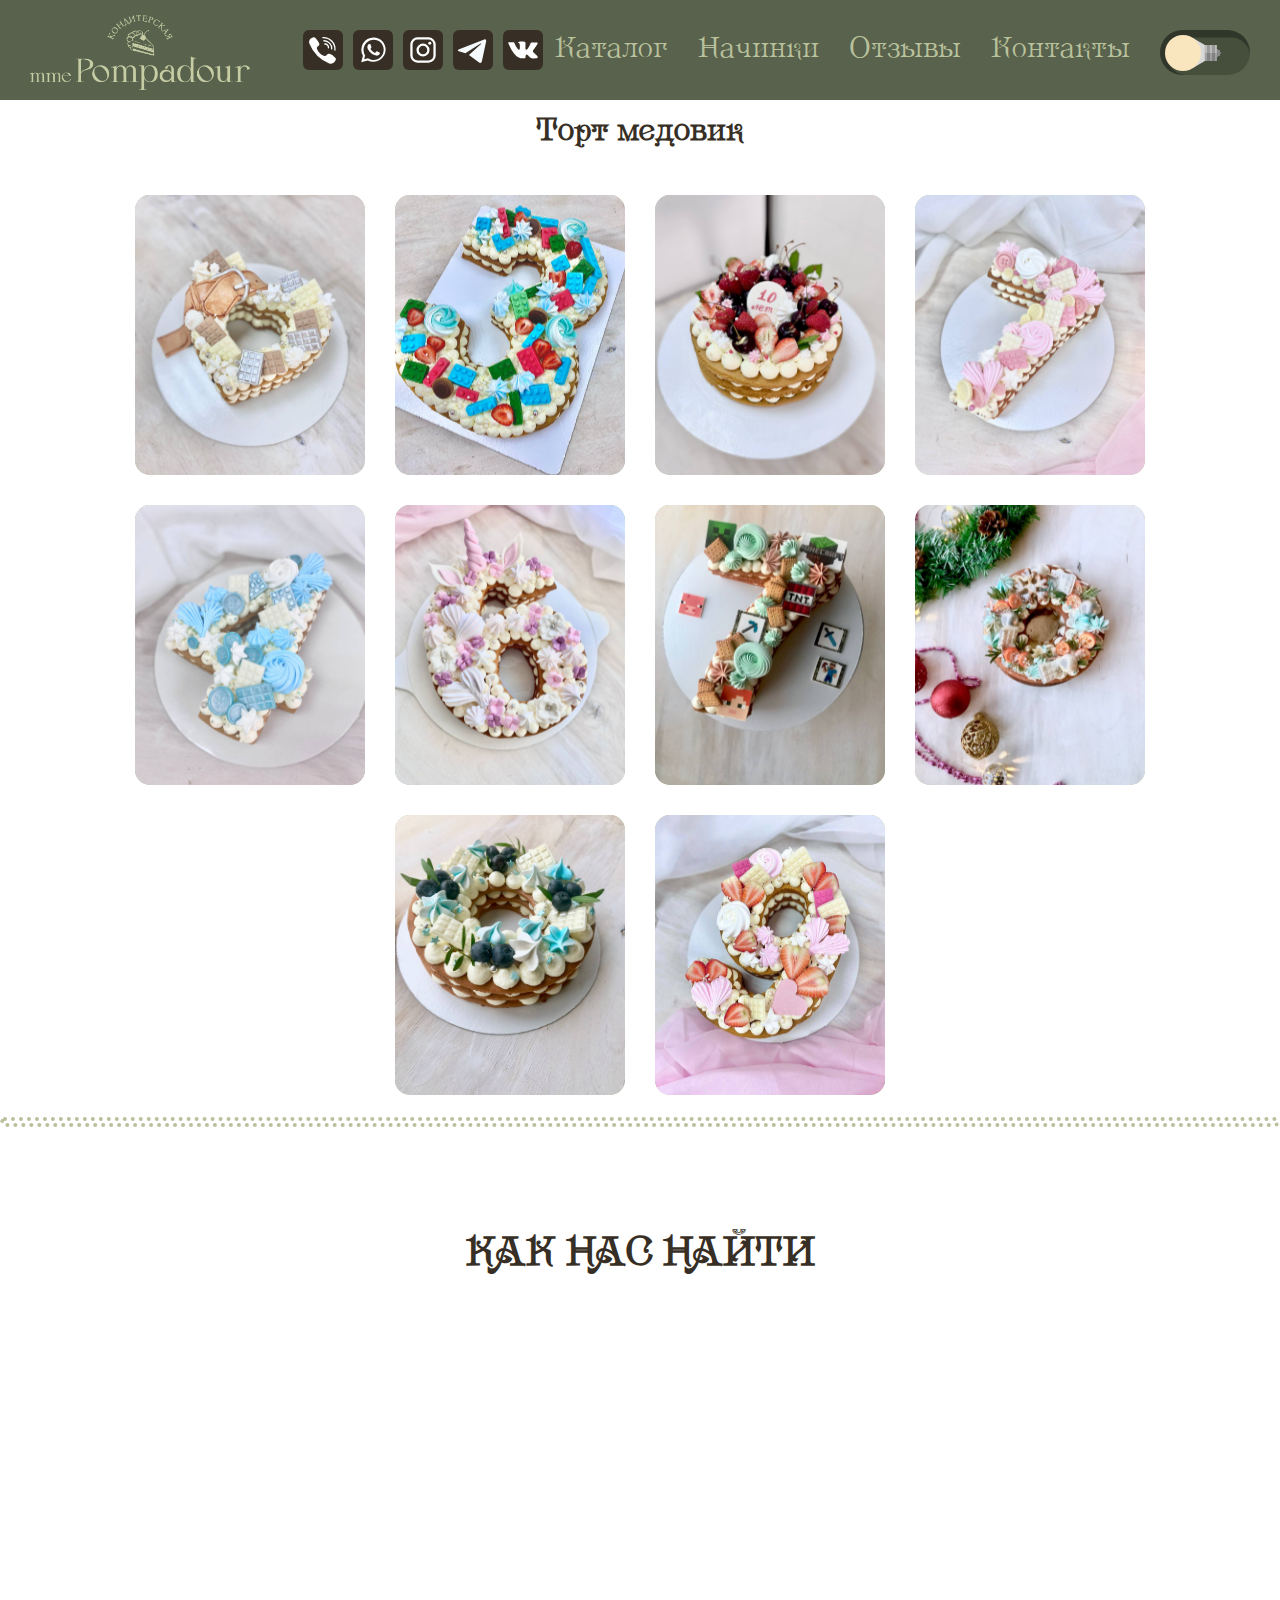
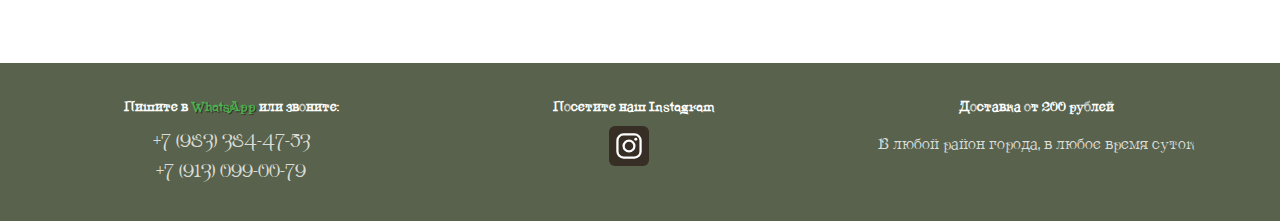
<file: honey.html>
<!DOCTYPE html>
<html lang="ru">
<head>
  <meta charset="UTF-8">
  <meta name="viewport" content="width=device-width, initial-scale=1.0">
  <meta http-equiv="X-UA-Compatible" content="ie=edge">
  <link rel="stylesheet" href="assets/css/style.css?v2.6">
  <link rel="stylesheet" type="text/css" href="assets/libs/slick/slick.css?v2.6"/>
  <link rel="stylesheet" type="text/css" href="assets/libs/slick/slick-theme.css?v2.6"/>
  <!-- Yandex.Metrika counter -->
  <script type="text/javascript" >
     (function(m,e,t,r,i,k,a){m[i]=m[i]||function(){(m[i].a=m[i].a||[]).push(arguments)};
     m[i].l=1*new Date();k=e.createElement(t),a=e.getElementsByTagName(t)[0],k.async=1,k.src=r,a.parentNode.insertBefore(k,a)})
     (window, document, "script", "https://mc.yandex.ru/metrika/tag.js", "ym");

     ym(62461177, "init", {
          clickmap:true,
          trackLinks:true,
          accurateTrackBounce:true,
          webvisor:true
     });
  </script>
  <noscript><div><img src="https://mc.yandex.ru/watch/62461177" style="position:absolute; left:-9999px;" alt="" /></div></noscript>
  <!-- /Yandex.Metrika counter -->
  <meta name="yandex-verification" content="cc0d4b3020ef75e9" />
  <meta name="google-site-verification" content="Q72_aIWAUgb_UvIPxEuSygoXmidBNdBYXAlw1rnaRxo" />
  <meta name="description" content="Торты, имбирные пряники, трайфлы, капкейки! Сделайте сладкий подарок себе и любимым">
  <meta name="google" content="notranslate" />
  <meta name="Keywords" content="Торт, Заказать торт, Кошкин Торт, Торты на заказ, торт Барнаул, Пряники Барнаул, Имбирные пряники, Трайфлы Барнаул, Капкейки Барнаул, Капкейки на заказ"/>
  <link href="https://fonts.googleapis.com/css?family=Comfortaa:300|Pacifico&display=swap" rel="stylesheet">
  <link rel="stylesheet" href="assets/libs/fancybox/jquery.fancybox.min.css?v2.6" />
  <link rel="apple-touch-icon" sizes="180x180" href="assets/images/favicon/apple-touch-icon.png?v2.6">
  <link rel="icon" type="image/png" sizes="32x32" href="assets/images/favicon/favicon-32x32.png?v2.6">
  <link rel="icon" type="image/png" sizes="16x16" href="assets/images/favicon/favicon-16x16.png?v2.6">
  <meta name="msapplication-TileColor" content="#da532c">
  <meta name="theme-color" content="#ffffff">
  <script src="assets/libs/jquery/jquery-3.4.1.js?v2.6"></script>
  <title>ТОРТЫ НА ЗАКАЗ Барнаул</title>

</head>
<body>


      <!-- Sprite -->
<svg style="display: none;">

    <symbol id="phone__icon" viewBox="0 0 512 512">
      <g>
        <rect width="512" height="512" rx="15%" fill="#372f25"/><path fill="#fff" d="M395 338c-10-9-22-17-33-23-23-16-43-17-59 6-10 14-23 16-37 10-39-18-68-43-84-82-8-16-8-31 10-42 9-6 19-14 18-28-1-18-44-78-62-84-8-2-14-2-22 0-41 14-57 46-42 85a451 451 0 0 0 251 248l17 5c26 0 57-25 67-50 9-24-10-34-24-45z"/><path fill="none" stroke="#fff" stroke-linecap="round" stroke-width="17" d="M268 138s41-1 72 30c31 30 27 74 27 74m-87-63s18-2 33 14c15 15 13 34 13 34M255 98s64-3 111 44c47 48 43 114 43 114"/>
      </g>
    </symbol>

    <symbol id="whatsapp__icon" viewBox="0 0 512 512">
      <g>
        <rect width="512" height="512" fill="#372f25" rx="15%"/><path fill="#fff" d="M308 273c-3-2-6-3-9 1l-12 16c-3 2-5 3-9 1-15-8-36-17-54-47-1-4 1-6 3-8l9-14c2-2 1-4 0-6l-12-29c-3-8-6-7-9-7h-8c-2 0-6 1-10 5-22 22-13 53 3 73 3 4 23 40 66 59 32 14 39 12 48 10 11-1 22-10 27-19 1-3 6-16 2-18m-79 94c-41 0-72-22-72-22l-49 13 12-48s-20-31-20-70c0-72 59-132 132-132 68 0 126 53 126 127 0 72-58 131-129 132m-159 29l83-23a158 158 0 0 0 230-140c0-86-68-155-154-155a158 158 0 0 0-137 236"/>
      </g>
    </symbol>

    <symbol id="instagram__icon" viewBox="0 0 512 512">
      <g>
        <rect width="512" height="512" rx="15%" fill="#372f25"/><g fill="none" stroke="#fff" stroke-width="29"><rect height="296" rx="78" width="296" x="108" y="108"/><circle cx="256" cy="256" r="69"/></g><circle cx="343" cy="169" fill="#fff" r="19"/>
      </g>
    </symbol>

    <symbol id="telegram__icon" viewBox="0 0 512 512">
      <g>
        <rect width="512" height="512" rx="15%" fill="#372f25"/><path fill="#372f25" d="M199 404c-11 0-10-4-13-14l-32-105 245-144"/><path fill="#372f25" d="M199 404c7 0 11-4 16-8l45-43-56-34"/><path fill="#f6fbfe" d="M204 319l135 99c14 9 26 4 30-14l55-258c5-22-9-32-24-25L79 245c-21 8-21 21-4 26l83 26 190-121c9-5 17-3 11 4"/>
    </symbol>

    <symbol id="vkontakte__icon" viewBox="0 0 512 512">
      <g>
        <rect width="512" height="512" fill="#372f25" rx="15%"/><path fill="#fff" d="M274 363c5-1 14-3 14-15 0 0-1-30 13-34s32 29 51 42c14 9 25 8 25 8l51-1s26-2 14-23c-1-2-9-15-39-42-31-30-26-25 11-76 23-31 33-50 30-57-4-7-20-6-20-6h-57c-6 0-9 1-12 6 0 0-9 25-21 45-25 43-35 45-40 42-9-5-7-24-7-37 0-45 7-61-13-65-13-2-59-4-73 3-7 4-11 11-8 12 3 0 12 1 17 7 8 13 9 75-2 81-15 11-53-62-62-86-2-6-5-7-12-9H79c-6 0-15 1-11 13 27 56 83 193 184 192z"/>
    </symbol>

</svg>


      <!---Header--->
<header class="header" id="header">
    <div class="container">
      <div class="header__inner">
        <a href="./index.html">
        <img class="logo__image" src="assets/images/pompadour_logo.png?v2.6" alt="" >
        </a>

        <div class="social__block">
          <a class="social__item phone__item" href="tel:+79833844753">
            <svg class="social__icon"><use xlink:href="#phone__icon"></use></svg>
          </a>

          <a class="social__item whatsapp__item" href="https://wa.me/79833844753?text=Хочу%20вкусный%20торт!" target="_blank">
            <svg class="social__icon"><use xlink:href="#whatsapp__icon"></use></svg>
          </a>

          <a class="social__item instagram__item" href="https://www.instagram.com/m_pompadour_/" target="_blank">
            <svg class="social__icon"><use xlink:href="#instagram__icon"></use></svg>
          </a>

          <a class="social__item telegram__item" href="https://t.me/mme_Pompadour" target="_blank">
            <svg class="social__icon"><use xlink:href="#telegram__icon"></use></svg>
          </a>

          <a class="social__item vkontakte__item" href="https://vk.com/mme_pompadour" target="_blank">
            <svg class="social__icon"><use xlink:href="#vkontakte__icon"></use></svg>
          </a>
        </div>

        <nav class="nav">
          <a class="nav__link" href="#catalog" data-scroll="#catalog">Каталог</a>
          <a class="nav__link" href="#stuff" data-scroll="#stuff">Начинки</a>
          <a class="nav__link" href="#reviews" data-scroll="#reviews">Отзывы</a>
          <a class="nav__link" href="#footer" data-scroll="#footer">Контакты</a>
          <input class="l" type="checkbox" id="btn--light">
        </nav>

        <input class="l m" type="checkbox" id="btn--light2">


        <button class="burger" id="burger" type="button">
          <div class="burger__item" id="burger__item">Menu</div>
          <div class="burger__subitem" id="burger__subitem">
            <a class="burger__link" href="#catalog" data-scroll="#catalog">Каталог</a>
            <a class="burger__link" href="#stuff" data-scroll="#stuff">Начинки</a>
            <a class="burger__link" href="#stuff" data-scroll="#gallery">Галерея</a>
            <a class="burger__link" href="#reviews" data-scroll="#reviews">Отзывы</a>
            <a class="burger__link" href="#footer" data-scroll="#footer">Контакты</a>
          </div>
        </button>
      </div><!-- header__inner -->
    </div><!-- container -->
</header>

<!-- <div class="intro" id="intro">
    <div class="container">
      <div class="intro__inner">
        <div class="intro__suptext">
          <h1>Торты на заказ</h1>
        </div>
        <div class="intro__subtext">
          <p>с доставкой по Барнаулу</p>

          <a class="btn btn--red" href="#gallery" data-scroll="#gallery">От 1400 ₽/кг</a>
          <br>
          <a class="phone__number" href="tel:+79833844753">+7 (983) 384-47-53</a>
          <div class="social__block">
            <a class="social__item phone__item" href="tel:+79833844753">
              <svg class="social__icon"><use xlink:href="#phone__icon"></use></svg>
            </a>

            <a class="social__item whatsapp__item" href="https://wa.me/79833844753?text=Хочу%20вкусный%20торт!">
              <svg class="social__icon"><use xlink:href="#whatsapp__icon"></use></svg>
            </a>

            <a class="social__item instagram__item" href="https://www.instagram.com/m_pompadour_/">
              <svg class="social__icon"><use xlink:href="#instagram__icon"></use></svg>
            </a>

            <a class="social__item telegram__item" href="https://t.me/mme_Pompadour">
              <svg class="social__icon"><use xlink:href="#telegram__icon"></use></svg>
            </a>

            <a class="social__item vkontakte__item" href="https://vk.com/mme_pompadour">
              <svg class="social__icon"><use xlink:href="#vkontakte__icon"></use></svg>
            </a>
          </div>
        </div>
      </div><!-- intro__inner -->
    </div><!-- container -->
</div><!-- intro --> -->


<!-- catalog -->
<!-- <div class="block__header" id="catalog"><h2>Предлагаем Вам</h2></div>

<div class="container">
  <div class="catalog">

    <a class="catalog__item" href="#stuff" data-scroll="#stuff">
      <img class="catalog__icon" src="assets/images/catalog/catalog-2.png?v2.6" alt="">
      <h4 class="catalog__title">Начинки</h4>
      <div class="catalog__text">Разнообразные сочетания крема, ягод, фруктов и орехов</div>
    </a>

    <a class="catalog__item" href="#cakes" data-scroll="#cakes">
      <img class="catalog__icon" src="assets/images/catalog/catalog-1.png?v2.6" alt="">
      <h4 class="catalog__title">Торты</h4>
      <div class="catalog__text">Всевозможные варианты вкуснейших тортов</div>
    </a>

    <a class="catalog__item" href="#cakes" data-scroll="#gingerbread">
      <img class="catalog__icon" src="assets/images/catalog/catalog-3.png?v2.6" alt="">
      <h4 class="catalog__title">Имбирные пряники</h4>
      <div class="catalog__text">Детские, праздничные, тематические и ароматные</div>
    </a>

    <a class="catalog__item" href="#cakes" data-scroll="#trifles">
      <img class="catalog__icon" src="assets/images/catalog/catalog-4.png?v2.6" alt="">
      <h4 class="catalog__title">Трайфлы</h4>
      <div class="catalog__text">Хотите увидеть английский десерт на Вашем праздничном столе?</div>
    </a>

    <div class="catalog__item">
      <img class="catalog__icon" src="assets/images/catalog/catalog-5.png?v2.6" alt="">
      <h4 class="catalog__title">Капкейки</h4>
      <div class="catalog__text">Нежные порционные угощения</div>
    </div><!-- catalog__item -->
    <!-- <div class="catalog__item">
      <img class="catalog__icon" src="assets/images/catalog/catalog-6.png?v2.6" alt="">
      <h4 class="catalog__title">Украшения</h4>
      <div class="catalog__text">Уйма всевозможных вариантов сделать Ваш торт уникальным</div> -->
    </div><!-- catalog__item -->
  </div><!-- catalog -->
</div><!-- container -->

<hr> -->


<!-- Gallery -->
<!-- <div class="block__header" id="gallery"><h2>Примеры готовых работ</h2></div> -->
<div class="block__header" id="cakes"><h3>Торт медовик</h3></div>
<div class="gallery">
  <a data-fancybox="gallery" href="assets/images/cakes/honey/1.jpg?v2.6"><img src="assets/images/cakes/honey/thumbs/1.jpg?v2.6"><div class="gallery__text"></div></a>
  <a data-fancybox="gallery" href="assets/images/cakes/honey/2.jpg?v2.6"><img src="assets/images/cakes/honey/thumbs/2.jpg?v2.6"><div class="gallery__text"></div></a>
  <a data-fancybox="gallery" href="assets/images/cakes/honey/3.jpg?v2.6"><img src="assets/images/cakes/honey/thumbs/3.jpg?v2.6"><div class="gallery__text"></div></a>
  <a data-fancybox="gallery" href="assets/images/cakes/honey/4.jpg?v2.6"><img src="assets/images/cakes/honey/thumbs/4.jpg?v2.6"><div class="gallery__text"></div></a>
  <a data-fancybox="gallery" href="assets/images/cakes/honey/5.jpg?v2.6"><img src="assets/images/cakes/honey/thumbs/5.jpg?v2.6"><div class="gallery__text"></div></a>
  <a data-fancybox="gallery" href="assets/images/cakes/honey/6.jpg?v2.6"><img src="assets/images/cakes/honey/thumbs/6.jpg?v2.6"><div class="gallery__text"></div></a>
  <a data-fancybox="gallery" href="assets/images/cakes/honey/7.jpg?v2.6"><img src="assets/images/cakes/honey/thumbs/7.jpg?v2.6"><div class="gallery__text"></div></a>
  <a data-fancybox="gallery" href="assets/images/cakes/honey/8.jpg?v2.6"><img src="assets/images/cakes/honey/thumbs/8.jpg?v2.6"><div class="gallery__text"></div></a>
  <a data-fancybox="gallery" href="assets/images/cakes/honey/9.jpg?v2.6"><img src="assets/images/cakes/honey/thumbs/9.jpg?v2.6"><div class="gallery__text"></div></a>
  <a data-fancybox="gallery" href="assets/images/cakes/honey/10.jpg?v2.6"><img src="assets/images/cakes/honey/thumbs/10.jpg?v2.6"><div class="gallery__text"></div></a>
</div>

<!-- stuff -->

<hr>
<!-- Footer -->

<div class="block__header" id="footer"><h2>Как нас найти</h2></div>

<div class="container">
  <iframe class="geo" src="https://www.google.com/maps/embed?pb=!1m18!1m12!1m3!1d2379.9002082715583!2d83.73805151618829!3d53.3808349799863!2m3!1f0!2f0!3f0!3m2!1i1024!2i768!4f13.1!3m3!1m2!1s0x42dda4bce6031f3d%3A0xda0d618f439d8dc3!2z0L_RgC4g0JvQtdC90LjQvdCwLCAxOTUsINCR0LDRgNC90LDRg9C7LCDQkNC70YLQsNC50YHQutC40Lkg0LrRgNCw0LksIDY1NjAxMA!5e0!3m2!1sru!2sru!4v1584933605008!5m2!1sru!2sru" width="100%" height="350" frameborder="0" style="border:0;" allowfullscreen="" aria-hidden="false" tabindex="0"></iframe>
</div>


<footer class="footer">
  <div class="container">
    <div class="footer__inner">
      <div class="footer__bg"></div>
      <div class="footer__block">
        <h4 class="footer__title">Пишите в <a class="social__item whatsapp__item" href="https://wa.me/79833844753?text=Хочу%20вкусный%20торт!" target="_blank">WhatsApp</a> или звоните:</h4>
        <adress class="footer__adress">
          <div><a class="phone__footer" href="tel:+79833844753">+7 (983) 384-47-53</a></div>
          <div><a class="phone__footer" href="tel:+79130990079">+7 (913) 099-00-79</a></div>
        </adress>
      </div><!-- footer__block -->

    <div class="footer__block">
      <h4 class="footer__title">Посетите наш Instagram</h4>
      <a class="social__item instagram__item" href="https://www.instagram.com/m_pompadour_/">
        <svg class="social__icon"><use xlink:href="#instagram__icon"></use></svg>
      </a>
    </div><!-- footer__block -->

  <div class="footer__block">
    <h4 class="footer__title">Доставка от 200 рублей</h4>
    <div class="footer__text">
      <p>В любой район города, в любое время суток</p>
    </div><!-- footer__text -->
  </div><!-- footer__block -->

</div><!-- footer__inner -->
</div><!-- container -->


<script src="assets/js/app.js?v2.6"></script>
<script src="assets/libs/fancybox/jquery.fancybox.min.js?v2.6"></script>
<script src="assets/libs/slick/slick.min.js?v2.6"></script>



</body>
</html>
</file>
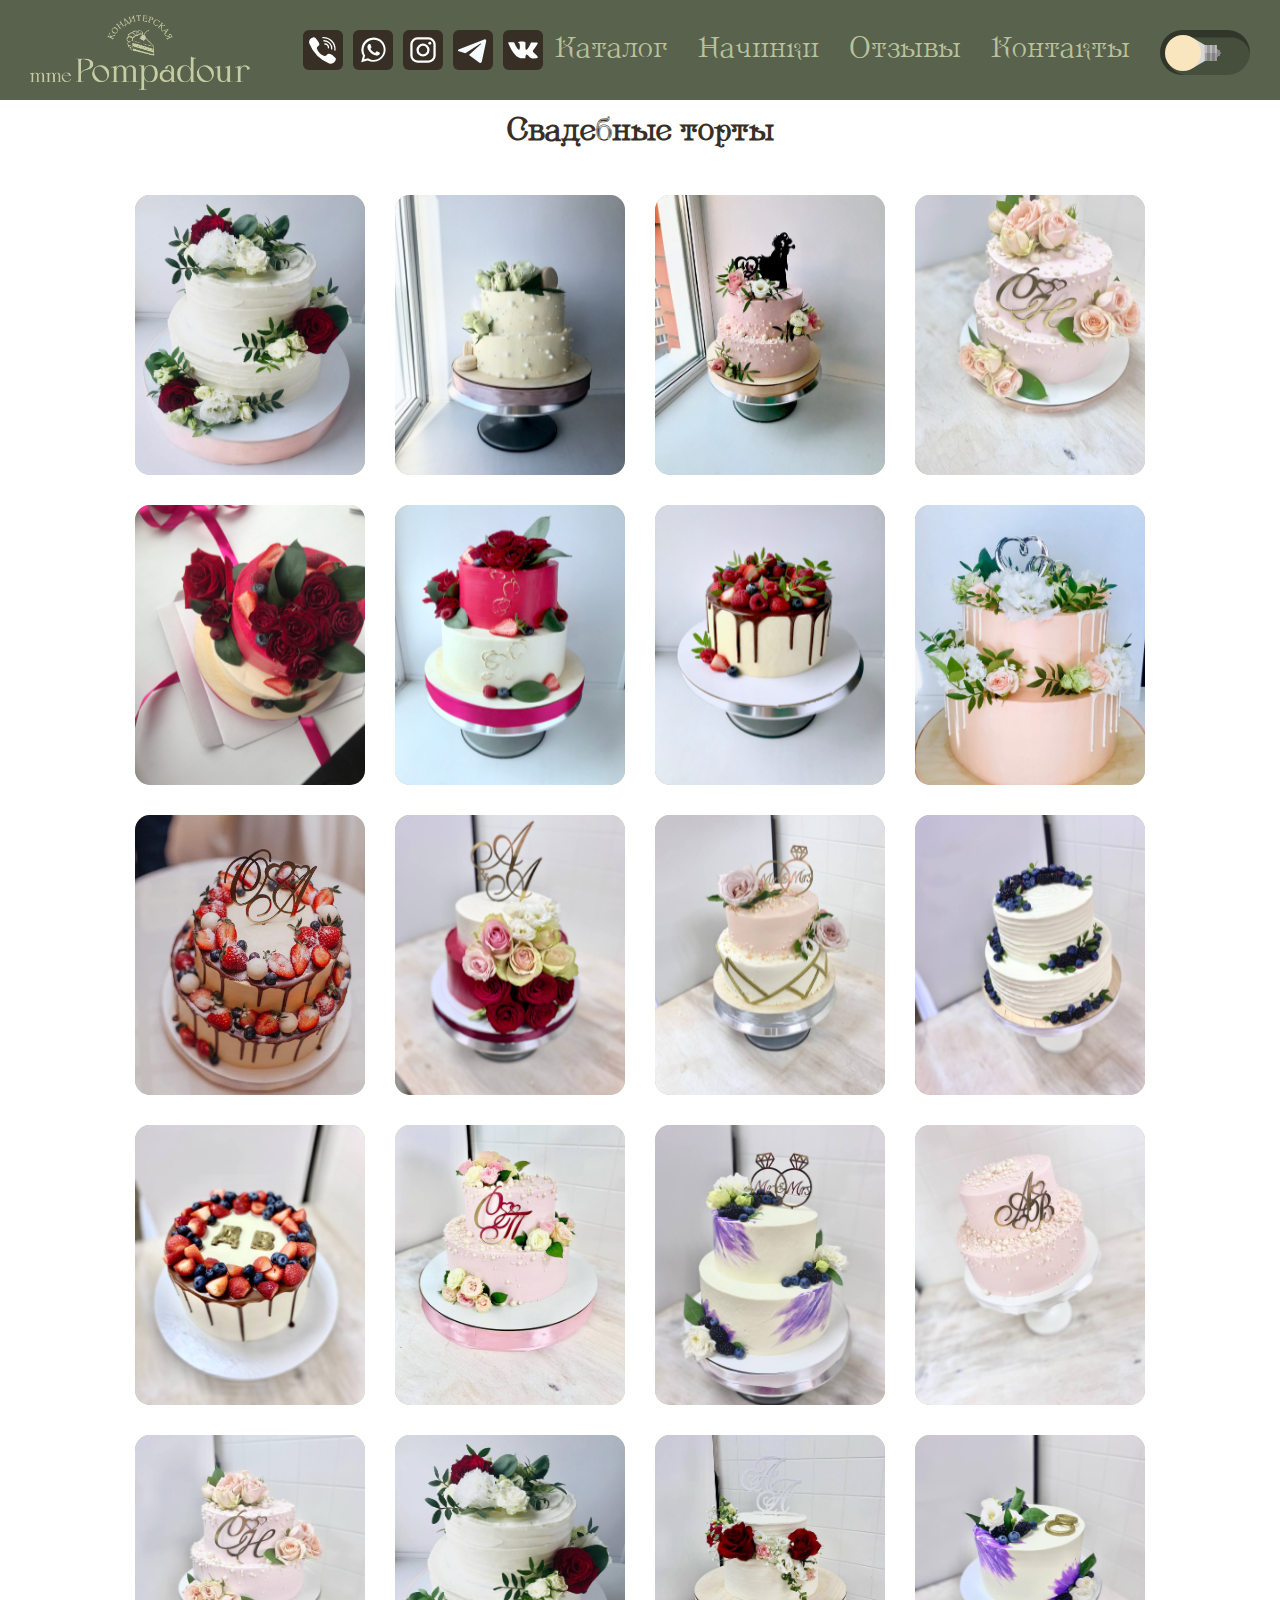
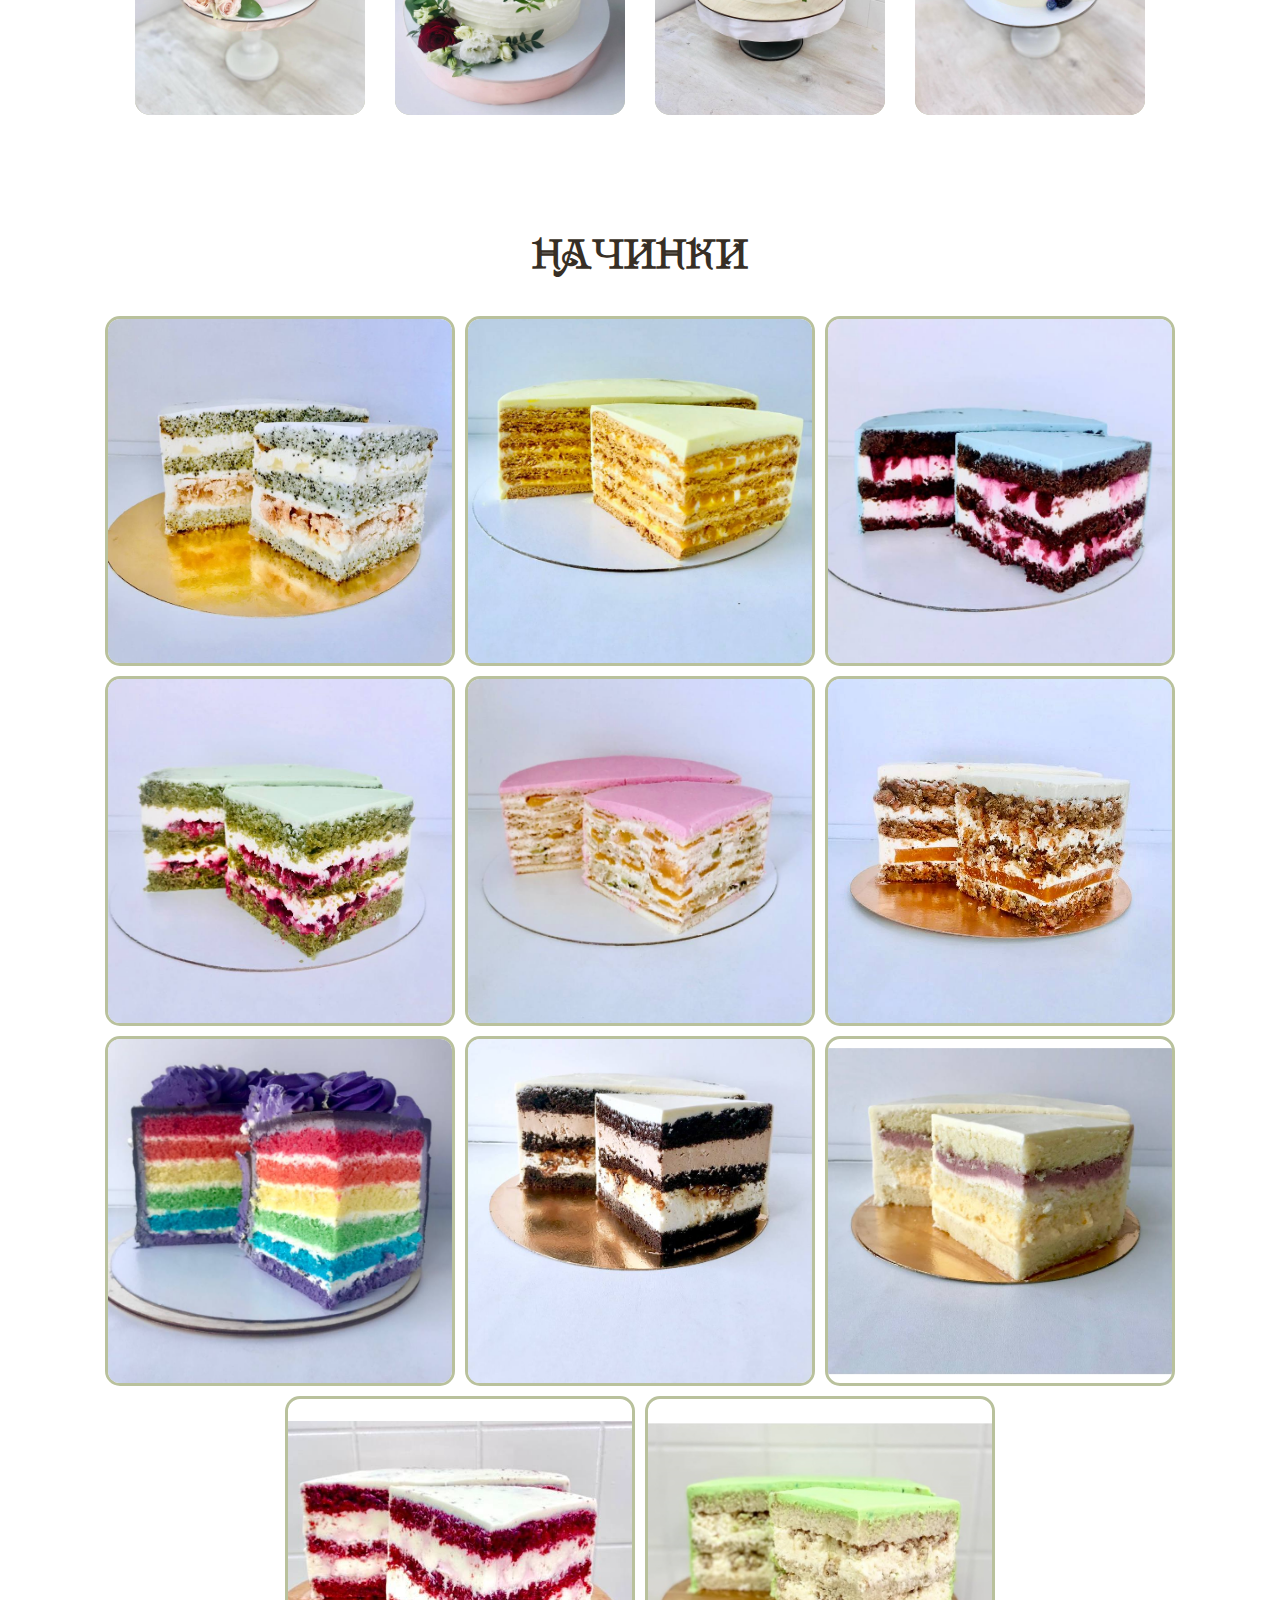
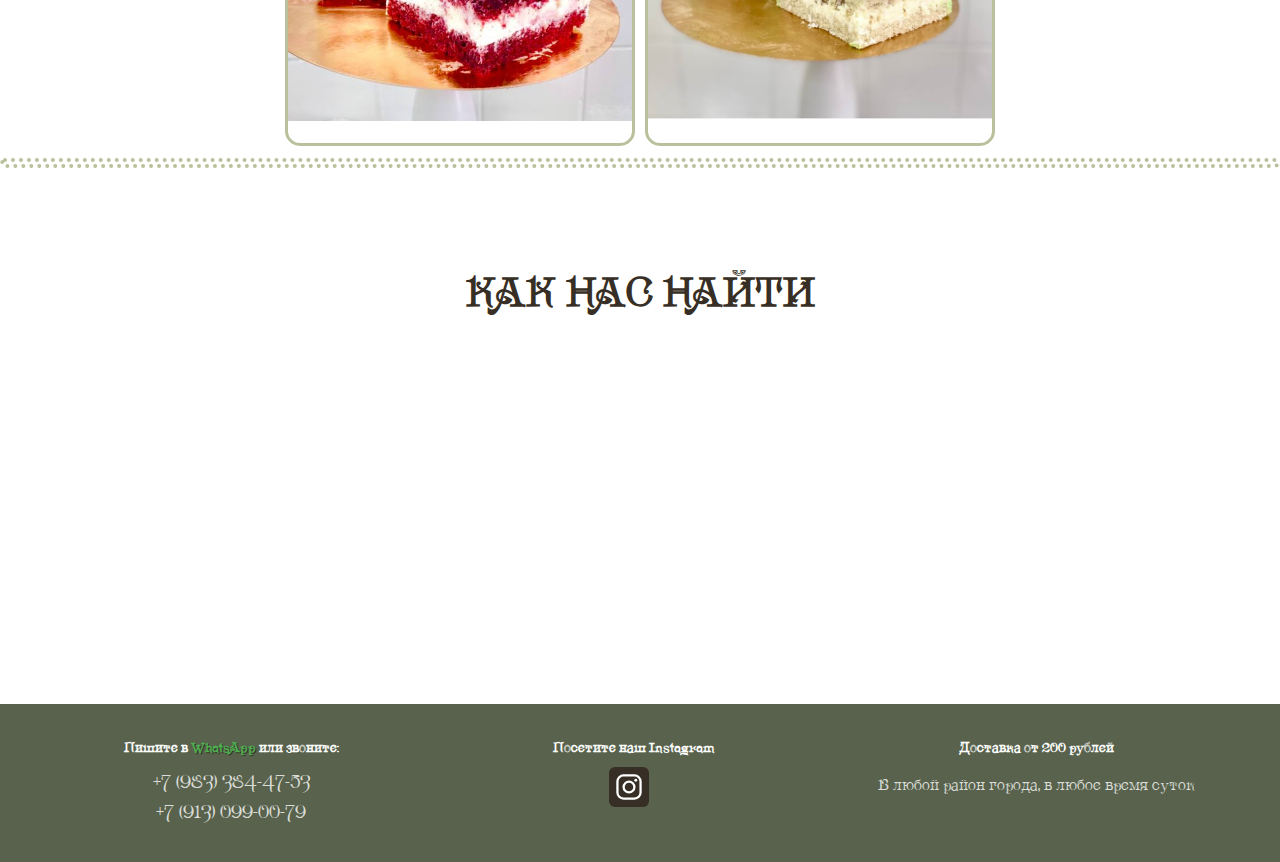
<file: wedding.html>
<!DOCTYPE html>
<html lang="ru">
<head>
  <meta charset="UTF-8">
  <meta name="viewport" content="width=device-width, initial-scale=1.0">
  <meta http-equiv="X-UA-Compatible" content="ie=edge">
  <link rel="stylesheet" href="assets/css/style.css?v2.6">
  <link rel="stylesheet" type="text/css" href="assets/libs/slick/slick.css?v2.6"/>
  <link rel="stylesheet" type="text/css" href="assets/libs/slick/slick-theme.css?v2.6"/>
  <!-- Yandex.Metrika counter -->
  <script type="text/javascript" >
     (function(m,e,t,r,i,k,a){m[i]=m[i]||function(){(m[i].a=m[i].a||[]).push(arguments)};
     m[i].l=1*new Date();k=e.createElement(t),a=e.getElementsByTagName(t)[0],k.async=1,k.src=r,a.parentNode.insertBefore(k,a)})
     (window, document, "script", "https://mc.yandex.ru/metrika/tag.js", "ym");

     ym(62461177, "init", {
          clickmap:true,
          trackLinks:true,
          accurateTrackBounce:true,
          webvisor:true
     });
  </script>
  <noscript><div><img src="https://mc.yandex.ru/watch/62461177" style="position:absolute; left:-9999px;" alt="" /></div></noscript>
  <!-- /Yandex.Metrika counter -->
  <meta name="yandex-verification" content="cc0d4b3020ef75e9" />
  <meta name="google-site-verification" content="Q72_aIWAUgb_UvIPxEuSygoXmidBNdBYXAlw1rnaRxo" />
  <meta name="description" content="Торты, имбирные пряники, трайфлы, капкейки! Сделайте сладкий подарок себе и любимым">
  <meta name="google" content="notranslate" />
  <meta name="Keywords" content="Торт, Заказать торт, Кошкин Торт, Торты на заказ, торт Барнаул, Пряники Барнаул, Имбирные пряники, Трайфлы Барнаул, Капкейки Барнаул, Капкейки на заказ"/>
  <link href="https://fonts.googleapis.com/css?family=Comfortaa:300|Pacifico&display=swap" rel="stylesheet">
  <link rel="stylesheet" href="assets/libs/fancybox/jquery.fancybox.min.css?v2.6" />
  <link rel="apple-touch-icon" sizes="180x180" href="assets/images/favicon/apple-touch-icon.png?v2.6">
  <link rel="icon" type="image/png" sizes="32x32" href="assets/images/favicon/favicon-32x32.png?v2.6">
  <link rel="icon" type="image/png" sizes="16x16" href="assets/images/favicon/favicon-16x16.png?v2.6">
  <meta name="msapplication-TileColor" content="#da532c">
  <meta name="theme-color" content="#ffffff">
  <script src="assets/libs/jquery/jquery-3.4.1.js?v2.6"></script>
  <title>ТОРТЫ НА ЗАКАЗ Барнаул</title>

</head>
<body>


      <!-- Sprite -->
<svg style="display: none;">

    <symbol id="phone__icon" viewBox="0 0 512 512">
      <g>
        <rect width="512" height="512" rx="15%" fill="#372f25"/><path fill="#fff" d="M395 338c-10-9-22-17-33-23-23-16-43-17-59 6-10 14-23 16-37 10-39-18-68-43-84-82-8-16-8-31 10-42 9-6 19-14 18-28-1-18-44-78-62-84-8-2-14-2-22 0-41 14-57 46-42 85a451 451 0 0 0 251 248l17 5c26 0 57-25 67-50 9-24-10-34-24-45z"/><path fill="none" stroke="#fff" stroke-linecap="round" stroke-width="17" d="M268 138s41-1 72 30c31 30 27 74 27 74m-87-63s18-2 33 14c15 15 13 34 13 34M255 98s64-3 111 44c47 48 43 114 43 114"/>
      </g>
    </symbol>

    <symbol id="whatsapp__icon" viewBox="0 0 512 512">
      <g>
        <rect width="512" height="512" fill="#372f25" rx="15%"/><path fill="#fff" d="M308 273c-3-2-6-3-9 1l-12 16c-3 2-5 3-9 1-15-8-36-17-54-47-1-4 1-6 3-8l9-14c2-2 1-4 0-6l-12-29c-3-8-6-7-9-7h-8c-2 0-6 1-10 5-22 22-13 53 3 73 3 4 23 40 66 59 32 14 39 12 48 10 11-1 22-10 27-19 1-3 6-16 2-18m-79 94c-41 0-72-22-72-22l-49 13 12-48s-20-31-20-70c0-72 59-132 132-132 68 0 126 53 126 127 0 72-58 131-129 132m-159 29l83-23a158 158 0 0 0 230-140c0-86-68-155-154-155a158 158 0 0 0-137 236"/>
      </g>
    </symbol>

    <symbol id="instagram__icon" viewBox="0 0 512 512">
      <g>
        <rect width="512" height="512" rx="15%" fill="#372f25"/><g fill="none" stroke="#fff" stroke-width="29"><rect height="296" rx="78" width="296" x="108" y="108"/><circle cx="256" cy="256" r="69"/></g><circle cx="343" cy="169" fill="#fff" r="19"/>
      </g>
    </symbol>

    <symbol id="telegram__icon" viewBox="0 0 512 512">
      <g>
        <rect width="512" height="512" rx="15%" fill="#372f25"/><path fill="#372f25" d="M199 404c-11 0-10-4-13-14l-32-105 245-144"/><path fill="#372f25" d="M199 404c7 0 11-4 16-8l45-43-56-34"/><path fill="#f6fbfe" d="M204 319l135 99c14 9 26 4 30-14l55-258c5-22-9-32-24-25L79 245c-21 8-21 21-4 26l83 26 190-121c9-5 17-3 11 4"/>
    </symbol>

    <symbol id="vkontakte__icon" viewBox="0 0 512 512">
      <g>
        <rect width="512" height="512" fill="#372f25" rx="15%"/><path fill="#fff" d="M274 363c5-1 14-3 14-15 0 0-1-30 13-34s32 29 51 42c14 9 25 8 25 8l51-1s26-2 14-23c-1-2-9-15-39-42-31-30-26-25 11-76 23-31 33-50 30-57-4-7-20-6-20-6h-57c-6 0-9 1-12 6 0 0-9 25-21 45-25 43-35 45-40 42-9-5-7-24-7-37 0-45 7-61-13-65-13-2-59-4-73 3-7 4-11 11-8 12 3 0 12 1 17 7 8 13 9 75-2 81-15 11-53-62-62-86-2-6-5-7-12-9H79c-6 0-15 1-11 13 27 56 83 193 184 192z"/>
    </symbol>

</svg>


      <!---Header--->
<header class="header" id="header">
    <div class="container">
      <div class="header__inner">
        <a href="./index.html">
        <img class="logo__image" src="assets/images/pompadour_logo.png?v2.6" alt="" >
        </a>

        <div class="social__block">
          <a class="social__item phone__item" href="tel:+79833844753">
            <svg class="social__icon"><use xlink:href="#phone__icon"></use></svg>
          </a>

          <a class="social__item whatsapp__item" href="https://wa.me/79833844753?text=Хочу%20вкусный%20торт!" target="_blank">
            <svg class="social__icon"><use xlink:href="#whatsapp__icon"></use></svg>
          </a>

          <a class="social__item instagram__item" href="https://www.instagram.com/m_pompadour_/" target="_blank">
            <svg class="social__icon"><use xlink:href="#instagram__icon"></use></svg>
          </a>

          <a class="social__item telegram__item" href="https://t.me/mme_Pompadour" target="_blank">
            <svg class="social__icon"><use xlink:href="#telegram__icon"></use></svg>
          </a>

          <a class="social__item vkontakte__item" href="https://vk.com/mme_pompadour" target="_blank">
            <svg class="social__icon"><use xlink:href="#vkontakte__icon"></use></svg>
          </a>
        </div>

        <nav class="nav">
          <a class="nav__link" href="#catalog" data-scroll="#catalog">Каталог</a>
          <a class="nav__link" href="#stuff" data-scroll="#stuff">Начинки</a>
          <a class="nav__link" href="#reviews" data-scroll="#reviews">Отзывы</a>
          <a class="nav__link" href="#footer" data-scroll="#footer">Контакты</a>
          <input class="l" type="checkbox" id="btn--light">
        </nav>

        <input class="l m" type="checkbox" id="btn--light2">


        <button class="burger" id="burger" type="button">
          <div class="burger__item" id="burger__item">Menu</div>
          <div class="burger__subitem" id="burger__subitem">
            <a class="burger__link" href="./index.html">Каталог</a>
            <a class="burger__link" href="#stuff" data-scroll="#stuff">Начинки</a>
            <a class="burger__link" href="#stuff" data-scroll="#gallery">Галерея</a>
            <a class="burger__link" href="#reviews" data-scroll="#reviews">Отзывы</a>
            <a class="burger__link" href="#footer" data-scroll="#footer">Контакты</a>
          </div>
        </button>
      </div><!-- header__inner -->
    </div><!-- container -->
</header>

<!-- <div class="intro" id="intro">
    <div class="container">
      <div class="intro__inner">
        <div class="intro__suptext">
          <h1>Торты на заказ</h1>
        </div>
        <div class="intro__subtext">
          <p>с доставкой по Барнаулу</p>

          <a class="btn btn--red" href="#gallery" data-scroll="#gallery">От 1400 ₽/кг</a>
          <br>
          <a class="phone__number" href="tel:+79833844753">+7 (983) 384-47-53</a>
          <div class="social__block">
            <a class="social__item phone__item" href="tel:+79833844753">
              <svg class="social__icon"><use xlink:href="#phone__icon"></use></svg>
            </a>

            <a class="social__item whatsapp__item" href="https://wa.me/79833844753?text=Хочу%20вкусный%20торт!">
              <svg class="social__icon"><use xlink:href="#whatsapp__icon"></use></svg>
            </a>

            <a class="social__item instagram__item" href="https://www.instagram.com/m_pompadour_/">
              <svg class="social__icon"><use xlink:href="#instagram__icon"></use></svg>
            </a>

            <a class="social__item telegram__item" href="https://t.me/mme_Pompadour">
              <svg class="social__icon"><use xlink:href="#telegram__icon"></use></svg>
            </a>

            <a class="social__item vkontakte__item" href="https://vk.com/mme_pompadour">
              <svg class="social__icon"><use xlink:href="#vkontakte__icon"></use></svg>
            </a>
          </div>
        </div>
      </div><!-- intro__inner -->
    </div><!-- container -->
</div><!-- intro --> -->


<!-- catalog -->
<!-- <div class="block__header" id="catalog"><h2>Предлагаем Вам</h2></div>

<div class="container">
  <div class="catalog">

    <a class="catalog__item" href="#stuff" data-scroll="#stuff">
      <img class="catalog__icon" src="assets/images/catalog/catalog-2.png?v2.6" alt="">
      <h4 class="catalog__title">Начинки</h4>
      <div class="catalog__text">Разнообразные сочетания крема, ягод, фруктов и орехов</div>
    </a>

    <a class="catalog__item" href="#cakes" data-scroll="#cakes">
      <img class="catalog__icon" src="assets/images/catalog/catalog-1.png?v2.6" alt="">
      <h4 class="catalog__title">Торты</h4>
      <div class="catalog__text">Всевозможные варианты вкуснейших тортов</div>
    </a>

    <a class="catalog__item" href="#cakes" data-scroll="#gingerbread">
      <img class="catalog__icon" src="assets/images/catalog/catalog-3.png?v2.6" alt="">
      <h4 class="catalog__title">Имбирные пряники</h4>
      <div class="catalog__text">Детские, праздничные, тематические и ароматные</div>
    </a>

    <a class="catalog__item" href="#cakes" data-scroll="#trifles">
      <img class="catalog__icon" src="assets/images/catalog/catalog-4.png?v2.6" alt="">
      <h4 class="catalog__title">Трайфлы</h4>
      <div class="catalog__text">Хотите увидеть английский десерт на Вашем праздничном столе?</div>
    </a>

    <div class="catalog__item">
      <img class="catalog__icon" src="assets/images/catalog/catalog-5.png?v2.6" alt="">
      <h4 class="catalog__title">Капкейки</h4>
      <div class="catalog__text">Нежные порционные угощения</div>
    </div><!-- catalog__item -->
    <!-- <div class="catalog__item">
      <img class="catalog__icon" src="assets/images/catalog/catalog-6.png?v2.6" alt="">
      <h4 class="catalog__title">Украшения</h4>
      <div class="catalog__text">Уйма всевозможных вариантов сделать Ваш торт уникальным</div> -->
    </div><!-- catalog__item -->
  </div><!-- catalog -->
</div><!-- container -->

<hr> -->


<!-- Gallery -->
<!-- <div class="block__header" id="gallery"><h2>Примеры готовых работ</h2></div> -->
<div class="block__header" id="cakes"><h3>Свадебные торты</h3></div>
<div class="gallery">
  <a data-fancybox="gallery" href="assets/images/cakes/wedding/1.jpg?v2.6"><img src="assets/images/cakes/wedding/thumbs/1.jpg?v2.6"><div class="gallery__text"></div></a>
  <a data-fancybox="gallery" href="assets/images/cakes/wedding/2.jpg?v2.6"><img src="assets/images/cakes/wedding/thumbs/2.jpg?v2.6"><div class="gallery__text"></div></a>
  <a data-fancybox="gallery" href="assets/images/cakes/wedding/3.jpg?v2.6"><img src="assets/images/cakes/wedding/thumbs/3.jpg?v2.6"><div class="gallery__text"></div></a>
  <a data-fancybox="gallery" href="assets/images/cakes/wedding/4.jpg?v2.6"><img src="assets/images/cakes/wedding/thumbs/4.jpg?v2.6"><div class="gallery__text"></div></a>
  <a data-fancybox="gallery" href="assets/images/cakes/wedding/5.jpg?v2.6"><img src="assets/images/cakes/wedding/thumbs/5.jpg?v2.6"><div class="gallery__text"></div></a>
  <a data-fancybox="gallery" href="assets/images/cakes/wedding/6.jpg?v2.6"><img src="assets/images/cakes/wedding/thumbs/6.jpg?v2.6"><div class="gallery__text"></div></a>
  <a data-fancybox="gallery" href="assets/images/cakes/wedding/7.jpg?v2.6"><img src="assets/images/cakes/wedding/thumbs/7.jpg?v2.6"><div class="gallery__text"></div></a>
  <a data-fancybox="gallery" href="assets/images/cakes/wedding/8.jpg?v2.6"><img src="assets/images/cakes/wedding/thumbs/8.jpg?v2.6"><div class="gallery__text"></div></a>
  <a data-fancybox="gallery" href="assets/images/cakes/wedding/9.jpg?v2.6"><img src="assets/images/cakes/wedding/thumbs/9.jpg?v2.6"><div class="gallery__text"></div></a>
  <a data-fancybox="gallery" href="assets/images/cakes/wedding/11.jpg?v2.6"><img src="assets/images/cakes/wedding/thumbs/11.jpg?v2.6"><div class="gallery__text"></div></a>
  <a data-fancybox="gallery" href="assets/images/cakes/wedding/12.jpg?v2.6"><img src="assets/images/cakes/wedding/thumbs/12.jpg?v2.6"><div class="gallery__text"></div></a>
  <a data-fancybox="gallery" href="assets/images/cakes/wedding/13.jpg?v2.6"><img src="assets/images/cakes/wedding/thumbs/13.jpg?v2.6"><div class="gallery__text"></div></a>
  <a data-fancybox="gallery" href="assets/images/cakes/wedding/14.jpg?v2.6"><img src="assets/images/cakes/wedding/thumbs/14.jpg?v2.6"><div class="gallery__text"></div></a>
  <a data-fancybox="gallery" href="assets/images/cakes/wedding/15.jpg?v2.6"><img src="assets/images/cakes/wedding/thumbs/15.jpg?v2.6"><div class="gallery__text"></div></a>
  <a data-fancybox="gallery" href="assets/images/cakes/wedding/16.jpg?v2.6"><img src="assets/images/cakes/wedding/thumbs/16.jpg?v2.6"><div class="gallery__text"></div></a>
  <a data-fancybox="gallery" href="assets/images/cakes/wedding/17.jpg?v2.6"><img src="assets/images/cakes/wedding/thumbs/17.jpg?v2.6"><div class="gallery__text"></div></a>
  <a data-fancybox="gallery" href="assets/images/cakes/wedding/18.jpg?v2.6"><img src="assets/images/cakes/wedding/thumbs/18.jpg?v2.6"><div class="gallery__text"></div></a>
  <a data-fancybox="gallery" href="assets/images/cakes/wedding/19.jpg?v2.6"><img src="assets/images/cakes/wedding/thumbs/19.jpg?v2.6"><div class="gallery__text"></div></a>
  <a data-fancybox="gallery" href="assets/images/cakes/wedding/20.jpg?v2.6"><img src="assets/images/cakes/wedding/thumbs/20.jpg?v2.6"><div class="gallery__text"></div></a>
  <a data-fancybox="gallery" href="assets/images/cakes/wedding/21.jpg?v2.6"><img src="assets/images/cakes/wedding/thumbs/21.jpg?v2.6"><div class="gallery__text"></div></a>
</div>

<!-- stuff -->
<div class="block__header" id="stuff"><h2>Начинки</h2></div>

<div class="stuff">
  <div class="stuff__item">
    <img class="stuff__photo" src="assets/images/cakes/stuff/1.jpg?v2.6">
    <div class="stuff__content">
      <div class="stuff__title">Лимон-мак-безе</div>
      <!-- <div class="stuff__text">empty</div> -->
    </div><!-- stuff__content -->
  </div><!-- stuff__item -->

  <div class="stuff__item">
    <img class="stuff__photo" src="assets/images/cakes/stuff/2.jpg?v2.6">
      <div class="stuff__content">
      <div class="stuff__title">Медовик</div>
      <!-- <div class="stuff__text">empty</div> -->
    </div><!-- stuff__content -->
  </div><!-- stuff__item -->

  <div class="stuff__item">
      <img class="stuff__photo" src="assets/images/cakes/stuff/3.jpg?v2.6">
    <div class="stuff__content">
      <div class="stuff__title">Пряная вишня</div>
      <!-- <div class="stuff__text">empty</div> -->
    </div><!-- stuff__content -->
  </div><!-- stuff__item -->

  <div class="stuff__item">
    <img class="stuff__photo" src="assets/images/cakes/stuff/4.jpg?v2.6">
    <div class="stuff__content">
      <div class="stuff__title">Клубника-матча</div>
      <!-- <div class="stuff__text">empty</div> -->
    </div><!-- stuff__content -->
  </div><!-- stuff__item -->

  <div class="stuff__item">
    <img class="stuff__photo" src="assets/images/cakes/stuff/5.jpg?v2.6">
    <div class="stuff__content">
      <div class="stuff__title">"Молочная девочка"</div>
      <!-- <div class="stuff__text">empty</div> -->
    </div><!-- stuff__content -->
  </div><!-- stuff__item -->

  <div class="stuff__item">
    <img class="stuff__photo" src="assets/images/cakes/stuff/6.jpg?v2.6">
    <div class="stuff__content">
      <div class="stuff__title">Морковный с курагой</div>
      <!-- <div class="stuff__text">empty</div> -->
    </div><!-- stuff__content -->
  </div><!-- stuff__item -->

  <div class="stuff__item">
    <img class="stuff__photo" src="assets/images/cakes/stuff/7.jpg?v2.6">
    <div class="stuff__content">
      <div class="stuff__title">Радужный</div>
      <!-- <div class="stuff__text">empty</div> -->
    </div><!-- stuff__content -->
  </div><!-- stuff__item -->

  <div class="stuff__item">
    <img class="stuff__photo" src="assets/images/cakes/stuff/8.jpg?v2.6">
    <div class="stuff__content">
      <div class="stuff__title">Сникерс</div>
      <!-- <div class="stuff__text">empty</div> -->
    </div><!-- stuff__content -->
  </div><!-- stuff__item -->

  <div class="stuff__item">
    <img class="stuff__photo" src="assets/images/cakes/stuff/9.jpg?v2.6">
    <div class="stuff__content">
      <div class="stuff__title">Малиновый пломбир</div>
      <!-- <div class="stuff__text">empty</div> -->
    </div><!-- stuff__content -->
  </div><!-- stuff__item -->

  <div class="stuff__item">
    <img class="stuff__photo" src="assets/images/cakes/stuff/10.jpg?v2.6">
    <div class="stuff__content">
      <div class="stuff__title">Красный бархат</div>
      <!-- <div class="stuff__text">empty</div> -->
    </div><!-- stuff__content -->
  </div><!-- stuff__item -->

  <div class="stuff__item">
    <img class="stuff__photo" src="assets/images/cakes/stuff/11.jpg?v2.6">
    <div class="stuff__content">
      <div class="stuff__title">"Рафаэлло"</div>
      <!-- <div class="stuff__text">empty</div> -->
    </div><!-- stuff__content -->
  </div><!-- stuff__item -->

</div><!-- stuff -->

<hr>
<!-- Footer -->

<div class="block__header" id="footer"><h2>Как нас найти</h2></div>

<div class="container">
  <iframe class="geo" src="https://www.google.com/maps/embed?pb=!1m18!1m12!1m3!1d2379.9002082715583!2d83.73805151618829!3d53.3808349799863!2m3!1f0!2f0!3f0!3m2!1i1024!2i768!4f13.1!3m3!1m2!1s0x42dda4bce6031f3d%3A0xda0d618f439d8dc3!2z0L_RgC4g0JvQtdC90LjQvdCwLCAxOTUsINCR0LDRgNC90LDRg9C7LCDQkNC70YLQsNC50YHQutC40Lkg0LrRgNCw0LksIDY1NjAxMA!5e0!3m2!1sru!2sru!4v1584933605008!5m2!1sru!2sru" width="100%" height="350" frameborder="0" style="border:0;" allowfullscreen="" aria-hidden="false" tabindex="0"></iframe>
</div>


<footer class="footer">
  <div class="container">
    <div class="footer__inner">
      <div class="footer__bg"></div>
      <div class="footer__block">
        <h4 class="footer__title">Пишите в <a class="social__item whatsapp__item" href="https://wa.me/79833844753?text=Хочу%20вкусный%20торт!" target="_blank">WhatsApp</a> или звоните:</h4>
        <adress class="footer__adress">
          <div><a class="phone__footer" href="tel:+79833844753">+7 (983) 384-47-53</a></div>
          <div><a class="phone__footer" href="tel:+79130990079">+7 (913) 099-00-79</a></div>
        </adress>
      </div><!-- footer__block -->

    <div class="footer__block">
      <h4 class="footer__title">Посетите наш Instagram</h4>
      <a class="social__item instagram__item" href="https://www.instagram.com/m_pompadour_/">
        <svg class="social__icon"><use xlink:href="#instagram__icon"></use></svg>
      </a>
    </div><!-- footer__block -->

  <div class="footer__block">
    <h4 class="footer__title">Доставка от 200 рублей</h4>
    <div class="footer__text">
      <p>В любой район города, в любое время суток</p>
    </div><!-- footer__text -->
  </div><!-- footer__block -->

</div><!-- footer__inner -->
</div><!-- container -->


<script src="assets/js/app.js?v2.6"></script>
<script src="assets/libs/fancybox/jquery.fancybox.min.js?v2.6"></script>
<script src="assets/libs/slick/slick.min.js?v2.6"></script>



</body>
</html>
</file>
<file: assets/css/style.css>
/*
Текст #383127
header rgba(56, 49, 39, 0.7)
Навигация #fae6be rgba(250, 230, 190, 1);
Лава #58624c rgba(220, 91, 33, .9)
Бежевый фон #e4dbbf
Коричневый фон



 */

 /* Keyframes */
@keyframes shake {
10%, 90% {
 transform: translate3d(-1px, 0, 0);
}

20%, 80% {
 transform: translate3d(2px, 0, 0);
}

30%, 50%, 70% {
 transform: translate3d(-4px, 0, 0);
}

40%, 60% {
 transform: translate3d(4px, 0, 0);
}
}


body {
  margin: 0;
  font-family: 'ametist';

  background-color: #fff;
  font-size: 14px;
  color: #372f25;
}

.darkmode {
  background-color: #372d23;
  color: #b4bf99;
}


*,
*::before,
*::after {
  box-sizing: border-box;
}

h1, h2, h3, h4, h5, h6 {
  margin: 0;
}

@font-face {
font-family: "ametist";
src: url("../fonts/ametist.ttf?v2.6") format("truetype");
font-style: normal;
font-weight: normal;
}

/* ----------Container---------- */
.container {
  width: 100%;
  max-width: 1600px;
  margin: 0 auto;
  padding: 0 30px;
}

/* ----------Header---------- */
.header {
  background-color: #58624c;
  width: 100%;
  height: 100px;
  opacity: 1;
  position: fixed;
  top: 0;
  left: 0;
  z-index: 1000;
}

.header__inner {
  padding-top: 15px;
  width: 100%;
  display: flex;
  justify-content: space-between;
  align-items: center;
}

.logo__image {
  display: flex;
  height: 75px;
}

.nav {
  display: flex;

  font-size: 30px;
}

.nav__link {
  margin-right: 30px;

  text-decoration: none;

  color: #b9c19c;
  /* opacity: .9; */
  transition: all .1s linear;
}

.nav__link:first-child {
  margin-left: 0;
}

.nav__link:hover {
  opacity: 1;
  text-shadow: 1px 1px 15px #fff;
}


/* ----------Intro---------- */
.intro {
  display: flex;
  flex-direction: column;
  justify-content: center;

  height: 100vh;

  background: #383127 url("../images/pampadour-bg.jpg?v2.6") center no-repeat;
  background-size: cover;
}

.intro--dark {
  background: #383127 url("../images/intro-bg-dark.jpg?v2.6") center no-repeat;
  background-size: cover;
}


.intro__inner {
}

.intro__suptext {
  width: 100%;
  font-size: 50px;
  text-shadow: 1px 1px 3px #e4dbbf;

  padding-top: 100px;

}

.intro__subtext {
  width: 100%;
  font-size: 40px;
  /* padding-top: 30px; */
}

/* ============= Button ============= */
.btn {
  display: inline-block;
  vertical-align: top;
  padding: 20px 50px;

  border-radius: 15px;
  border: 0;
  cursor: pointer;

  font-size: 30px;
  color: #b9c19c;
  font-weight: 600;
  text-decoration: none;
  text-align: center;
  letter-spacing: .2em;

  transition: background-color .1s linear;
}

.btn--red {
  background-color: #58624c;
}

.btn--light {
  background-color: #FFD300;
}


.btn--red:hover {
  background-color: #383127;
  animation: shake 0.82s cubic-bezier(.36,.07,.19,.97) both;
}

.phone__icon {
  height: 40px;
}

.phone__number {
  display: inline-flex;
  padding-top: 20px;
  text-decoration: none;

  font-size: 1.2em;
  color: #383127;

  transition: color .1s linear;
}

.phone__number--dark {
  color: #b9c19c;
}

.phone__number:hover {
  color: #383127;
  opacity: .7;
}


/* ============= Block ============= */
.block__header {

  font-size: 2em;
  color: #372f25;
  text-align: center;
}

.block__header h2 {
  margin: 100px 0 30px;

  text-transform: uppercase;
}

.block__header h3 {
  margin: 50px 0 30px;
}

/* ============= Catalog ============= */
.catalog {
  display: flex;
  flex-wrap: wrap;
  /* margin: 50px 0; */
}

.catalog__item {
  width: 25%;
  padding: 30px 30px;
  margin: 0;

  text-decoration: none;

  text-align: center;
}

.catalog__item:hover {
    background-color: #b9c19c;
    border-radius: 15px;

    text-shadow: 1px 1px .1px #383127;
}

.catalog__icon {
  border-radius: 15px;
  /* width: 200px; */
  /* margin-top: 15px; */
}

.catalog__title {
  margin-bottom: 25px;
  color: #383127;
  font-size: 20px;
  font-weight: 700;
  text-transform: uppercase;
}

.catalog__title--dark {
  color: #b4bf99;
}

.catalog__text {
  font-size: 20px;
  color: #58624c;
  line-height: 1.5em;
}


/* ============= Stuff ============= */
.stuff {
  display: flex;
  flex-wrap: wrap;
  justify-content: center;
}

.stuff__item {
  width: 350px;
  height: 350px;
  margin: 5px;

  border: 3px solid #b9c19c;
  border-radius: 15px;

  position: relative;
  overflow: hidden;
}

.stuff__content:hover {
  opacity: .8;
}

.stuff__photo {
  width: 100%;

  position: absolute;
  top: 50%;
  left: 50%;
  z-index: 1;
  transform: translate3d(-50%, -50%, 0);
}

.stuff__content {
  display: flex;
  flex-direction: column;
  justify-content: center;
  width: 100%;
  height: 100%;
  opacity: 0;

  background: #b9c19c;

  text-align: center;

  position: absolute;
  top: 0;
  left: 0;
  z-index: 2;

  transition: opacity .2s linear;
}

.stuff__title {
  margin-bottom: 5px;
  font-size: 20px;
  font-weight: 700;
  color: #372f25;
  text-transform: uppercase;
}

.stuff__text {
  font-size: 14px;
  color: #fff;
}


      /* Gallery */

.gallery {
  display: flex;
  flex-wrap: wrap;
  justify-content: center;
}

.gallery__text {

  display: flex;
  flex-direction: column;
  justify-content: space-between;
  width: 230px;
  color: #383127;
}

.gallery a {
  display: flex;
  /* width: 20%; */
  height: 280px;
  width: 230px;
  margin: 15px;

  position: relative;
  overflow: hidden;

  background: #b9c19c;
  text-decoration: none;
  font-size: 20px;
  text-align: center;
  top: 0;

  border-radius: 15px;

  transition: all .1s linear;
}

.gallery__text--dark {
  color: #fae6be;
}

.gallery a:hover {
  color: #58624c;
  border: 2px solid #58624c;
  text-shadow: .3px .3px .1px #383127;

}

.gallery p {
  margin: 0;
}

.gallery img {

  display: block;
  width: 100%;

  position: absolute;
  top: 50%;
  left: 50%;
  z-index: 1;
  transform: translate3d(-50%, -50%, 0);
}

/* ============= Reviews ============= */
.reviews {
  width: 100%;
  max-width: 1300px;
  margin: 0 auto;
  /* padding: 0 30px; */
    padding: 0;


}

.reviews__images {
  outline: none;


}

/* ============= Footer ============= */

.footer {
  background-color: #58624c;
  /* margin-top: 100px */
}


.footer__inner {
  display: flex;
  flex-wrap: wrap;

  padding: 35px 0;

}

.footer__block {
  width: 33%;
  /* padding: 0 10px; */

  text-align: center;
}

.footer__title {
  margin-bottom: 10px;

  font-size: 14px;
  font-weight: 700;
  color: #fff;
  /* text-transform: uppercase; */
}

.phone__footer {
  font-size: 20px;
  line-height: 1.5;
  font-style: normal;
  color: rgba(255,255,255,.8);
  text-decoration: none;
  transition: color .2s linear;

}

.phone__footer:hover {
  text-decoration: none;

  color: #b9c19c;
}

.footer__text {
  font-size: 16px;
  line-height: 1.5;
  color: rgba(255,255,255,.8);
}

.footer .whatsapp__item {
  margin: 0;
  text-decoration: none;
  color: rgba(76, 175, 80, 1);
  text-shadow: 1px 1px .1px #383127;

  transition: .2s linear;
}

.footer .whatsapp__item:hover {
  color: #b9c19c;
  text-shadow: 0;
}

      /* Social */

.social__block {
  display: flex;
  justify-content: space-between;
  width: 200px;
}

.intro .social__block {
  display: none;
}

.social__item {
  margin-right: 10px;
}

.social__icon {
  /* fill: #383127; */
  /* fill: #fae6be; */
  height: 40px;
  width: 40px;
}

/* .phone__item {
  fill: #372f25;
}

.phone__item:hover {
  fill: #b9c19c;
}

.whatsapp__item {
  fill: #372f25;
}

.whatsapp__item:hover {
  fill: #b9c19c;
}

.instagram__item {
  fill: #372f25;
}

.instagram__item:hover {
  fill: #b9c19c;
}

.telegram__item {
  fill: #372f25;
}

.telegram__item:hover {
  fill: #b9c19c;
} */

.social__icon:hover {
  animation: shake 0.3s cubic-bezier(.36,.07,.19,.97) both;
}

      /* Burger */
.burger {
  display: none;
  padding: 12px 5px;

  background: none;
  border: 0;

  cursor: pointer;

  transition: all .2s linear;
}

.burger__item {

  display: block;
  width: 30px;
  height: 3px;

  background-color: #372f25;

  font-size: 0;
  color: transparent;

  position: relative;
  transition: all .2s linear;
}

.burger__item.active {
  background-color: transparent;
}

.burger:hover {
  background: rgba(250, 230, 190, .1);
}

.burger__item:before,
.burger__item:after {
  content: "";
  width: 100%;
  height: 100%;

  background-color: #372f25;

  position: absolute;
  left: 0;
  z-index: 1;

  transition: all .2s linear;
}

.burger__item:before {
  top: -8px;
}

.burger__item.active:before {
  top: 0px;
  transform: rotate(45deg);
}

.burger__item:after {
  top: 8px;
}

.burger__item.active:after {
  top: 0px;
  transform: rotate(-45deg);
}

.burger:focus,
.burger:active {
  outline: none;
  background-color: none;
}

.burger__subitem {
    display: none;
    position: absolute;
    top: 65px;
    right: 45px;
    min-width: 160px;

    background-color: rgba(56, 49, 39, 0.9);
    border-radius: 15px;

    z-index: 55;
}

.burger__link {
    color: #fae6be;
    padding: 12px 16px;
    text-decoration: none;
    display: block;

    font-family: 'Margot';
    font-size: 20px;
}

.burger__link:hover {
    background-color: #58624c;
    border-radius: 15px;

}

hr {
  border: 4px dotted #b9c19c;
  border-radius: 10px;
  height: 10px;
}

.l {
  cursor: pointer;
	background-color: rgba(0,0,0,0.2);
	border-radius: 0.75em;
	box-shadow: 0.125em 0.125em 0 0.125em rgba(0,0,0,0.3) inset;
	color: #ddd;
	font-size: 1em;
	display: inline-flex;
	align-items: center;
	margin: auto;
	padding: 0.15em;
	width: 3em;
	height: 1.5em;
	transition: background-color 0.1s 0.3s ease-out, box-shadow 0.1s 0.3s ease-out;
	-webkit-appearance: none;
	-moz-appearance: none;
	appearance: none;
}
.l:before, .l:after {
	content: "";
	display: block;

}
.l:before {
	background-color: #fae6be;
	border-radius: 50%;
	width: 1.2em;
	height: 1.2em;
	transition: background-color 0.1s 0.3s ease-out, transform 0.3s ease-out;
	z-index: 1;
}
.l:after {
	background:
		linear-gradient(transparent 50%, rgba(0,0,0,0.15) 0) 0 50% / 50% 100%,
		repeating-linear-gradient(90deg,#bbb 0,#bbb,#bbb 20%,#999 20%,#999 40%) 0 50% / 50% 100%,
		radial-gradient(circle at 50% 50%,#888 25%, transparent 26%);
	background-repeat: no-repeat;
	border: 0.25em solid transparent;
	border-left: 0.4em solid #d8d8d8;
	border-right: 0 solid transparent;
	transition: border-left-color 0.1s 0.3s ease-out, transform 0.3s ease-out;
	transform: translateX(-22.5%);
	transform-origin: 25% 50%;
	width: 1.2em;
	height: 1em;
}
/* Checked */
.l:focus {
	outline: 0;
}
.l:checked {
	background-color: rgba(0,0,0,0.45);
	box-shadow: 0.125em 0.125em 0 0.125em rgba(0,0,0,0.1) inset;
}
.l:checked:before {
	background-color: currentColor;
	transform: translateX(125%)
}
.l:checked:after {
	/* border-left-color: currentColor; */
	transform: translateX(-2.5%) rotateY(180deg);
}



.l:hover {
  animation: shake 1s cubic-bezier(.36,.07,.19,.97) both;
}

.m {
  display: none;
}

/* ============= Media ============= */

@media (max-width: 1200px) {

  .nav {
    display: none;
  }

  .burger {
    display: block;

    color: #58624c;
  }

  .m {
    display: flex;
    position: absolute;
    right: 75px;

    font-size: 1.6em;
  }

  /* Intro */
  .intro__suptext {
    padding-top: 130px;

    font-size: 37px;
  }

  .intro__subtext {
    /* padding-top: 130px; */

    font-size: 30px;
  }

  /* .stuff__item {
    width: 33.3333%;
  } */
}

@media (max-width: 991px) {


      /* Header */
  .header {
      /* height: 100px; */
  }



      /* Intro */
  .intro__suptext {
    padding-top: 0px;

    font-size: 26px;
  }

  .intro__subtext {
    /* padding-top: 130px; */

    font-size: 26px;
  }

  .logo__image {
    /* height: 70px; */
  }

  .block__header {
    font-size: 1.7em;
  }

      /* Catalog */
  .catalog__item {
    width: 33%;
  }

      /* Stuff */
  .stuff__item {
    width: 320px;
  }

  .intro {
    /* height: auto; */
    padding-top: 100px;
    padding-bottom: 35px;
  }

}

@media (max-width: 767px) {

  .intro__suptext {
    padding-top: 25px;
    font-size: 22px;
  }

  .btn {
    padding: 15px 30px;

    font-size: 20px;
    letter-spacing: .2em;
  }

    .block__header {
      font-size: 1.2em;
    }

  .block__header h2 {
    margin: 50px 0 30px;
  }

  .block__header h3 {
    margin: 30px 0;
  }

  .catalog__item {
    width: 50%;
    padding: 10px;
  }

  .catalog__icon {
    width: 200px;
    margin-top: 15px;
  }


  .catalog__title {
    margin-bottom: 15px;

    font-size: 20px;
  }

  .catalog__text {
    font-size: 15px;
    line-height: 1.4em;
  }

  .stuff__item {
    height: 180px;
    width: 180px;

    border: 3px solid #b9c19c;
    border-radius: 10px;
  }


  /* Gallery */

  .gallery__text {
    font-size: 12px;
  }

  .gallery a {
    height: 200px;
    width: 150px;

    border-radius: 10px;
  }

  .gallery img {
    /* height: 150px; */
  }

  .reviews {
    padding: 0;
  }

      /* Footer */
  .footer__title {
    font-size: 12px;
  }

  .phone__footer {
    font-size: 12px;
  }

  .footer__text {
    font-size: 12px;
  }

  .social__item img{
    height: 50px;
  }

}

@media (max-width: 850px) {

  .intro

  .container {
    padding: 0 10px;
  }

  /* Catalog */
  .catalog__icon {
    /* width: 150px; */
    margin-top: 15px;
  }


  .catalog__title {
    font-size: 17px;
  }

  .catalog__text {
    font-size: 12px;
  }

  .stuff__title {
    font-size: 15px;
  }


  /* Footer */

  .footer__title {
    font-size: 11px;
  }

  .phone__footer {
    font-size: 11px;
  }

  .footer__text {
    font-size: 12px;
  }

  .social__item img{
    height: 40px;
  }

  .header .social__block {
    display: none;
  }

  .intro .social__block {
    display: flex;
    width: 100px;
    margin: 30px 15px;
    padding: 0;
  }

  .intro .social__icon {
    justify-content: center;
  }

}


@media (max-width: 414px) {

  /* .container {
    padding: 0;
  } */

  .intro {
    background-image: url("../images/intro-bg-mobile.jpg?v2.6");
    text-align: center;
  }


  .intro--dark {
    background-image: url("../images/intro-bg-darkmobile.jpg?v2.6");
  }

  .phone__number {
    display: inline-block;
    font-size: 1em;
    text-align: center;
  }

  .header {
    height: 70px;
  }

  .logo__image {
    height: 45px;
  }

  .block__header {
    font-size: .95em;
  }

  .catalog__icon {
    width: 75%;
  }

  .catalog__title {
    margin-bottom: 10px;
  }

  .catalog__text {
    font-size: 15px;
  }

  .stuff__item {
    height: 150px;
    width: 150px;
  }

  .stuff__photo {
    /* width: 50%; */
  }

  /* Gallery */
  .gallery a {
    margin: 5px;
  }

  /* Footer */

  .geo  {
    height: 300px;
  }

  .footer__block {
    padding: 0;
    }

  .footer__title {
    font-size: 11px;
  }

  .phone__footer {
    font-size: 10px;
  }

  .footer__text {
    font-size: 11px;
  }


  .social__item img{
    height: 40px;
  }

  .intro .social__block {
    width: auto;
    padding: 0;
    margin: 30px 0;
  }

  .social__item {
    margin-left: 0;

    margin: 0 10px;
  }
}

@media (max-width: 360px) {

  .container {
    padding: 0 10px;
  }

  .phone__footer {
    font-size: 9px;
  }

  .footer__text {
    font-size: 9px;
  }

}

@media (max-height: 450px) {
  .header {
    height: 70px;
  }

  .logo__image {
    height: 45px;
  }
}

@media (max-height: 320px) {

  .header .social__block {
    display: flex;
  }

  .intro .social__block {
    display: none;
  }

  .intro__suptext {
    font-size: 18px;
  }

  .intro__subtext {
    font-size: 18px;
  }

  .intro p {
    margin: 10px 0;
  }
  .phone__number {
    padding-top: 10px;
  }

}



}
</file>
